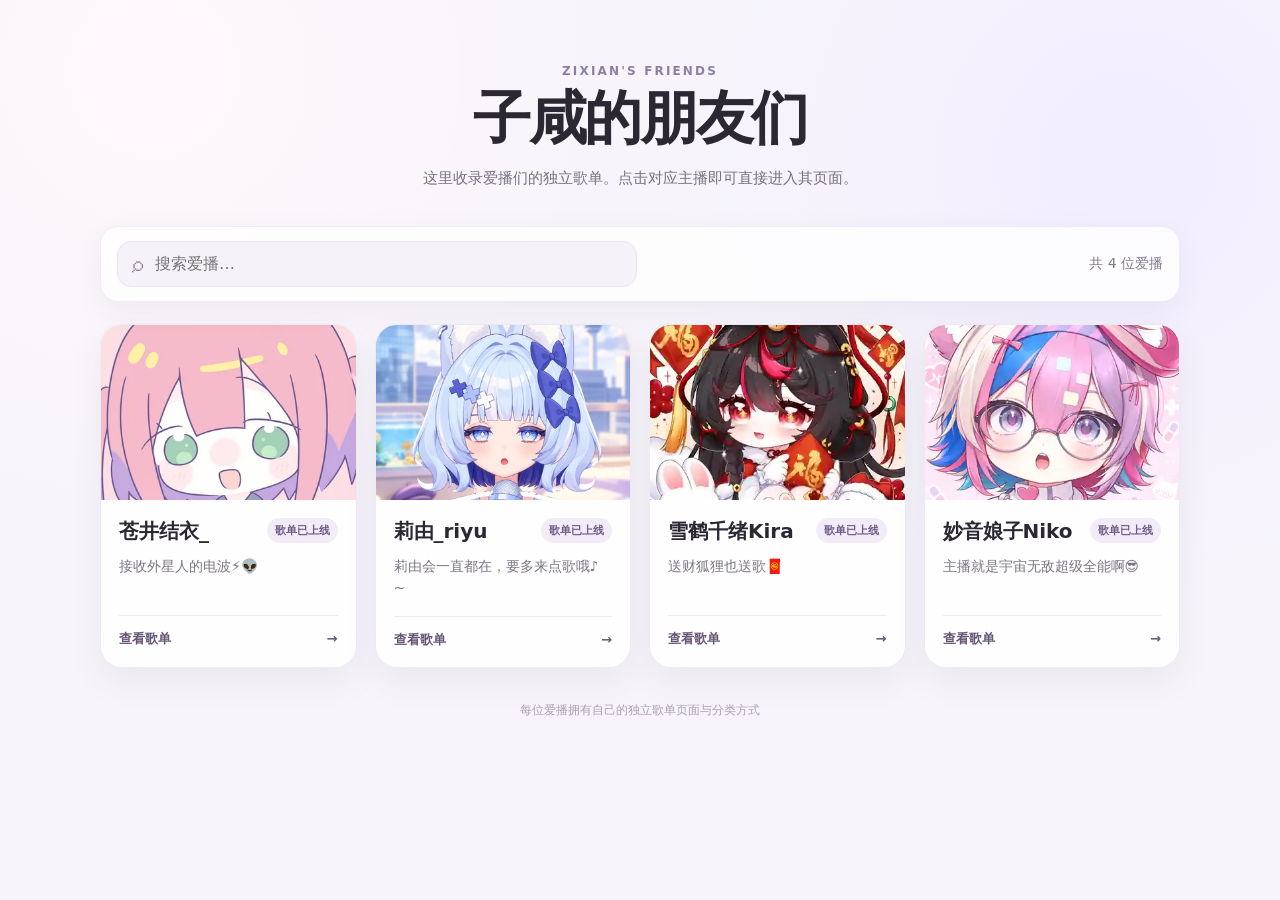
<file: index.html>
<!doctype html>
<html lang="zh-CN">
<head>
  <meta charset="utf-8" />
  <meta name="viewport" content="width=device-width,initial-scale=1,viewport-fit=cover" />
  <meta name="theme-color" content="#f7f5fb" />
  <meta name="description" content="子咸的朋友们 · 爱播们歌单导航" />
  <title>子咸的朋友们 · 爱播们</title>
  <link rel="icon" type="image/png" sizes="64x64" href="favicon.png?v=2" />
  <link rel="shortcut icon" type="image/png" href="favicon.png?v=2" />
  <link rel="stylesheet" href="hub.css" />
</head>
<body>
  <main class="shell">
    <header class="hero">
      <p class="eyebrow">ZIXIAN'S FRIENDS</p>
      <h1>子咸的朋友们</h1>
      <p class="subtitle">这里收录爱播们的独立歌单。点击对应主播即可直接进入其页面。</p>
    </header>

    <section class="toolbar" aria-label="主播筛选">
      <label class="search-box">
        <span aria-hidden="true">⌕</span>
        <input id="streamerSearch" type="search" placeholder="搜索爱播…" autocomplete="off" />
      </label>
      <p id="streamerCount" class="count">正在载入…</p>
    </section>

    <section>
      <div id="streamerGrid" class="streamer-grid" aria-live="polite"></div>
      <div id="emptyState" class="empty" hidden>没有找到对应爱播</div>
    </section>

    <footer class="footer">每位爱播拥有自己的独立歌单页面与分类方式</footer>
  </main>

  <script src="hub.js" defer></script>
</body>
</html>
</file>
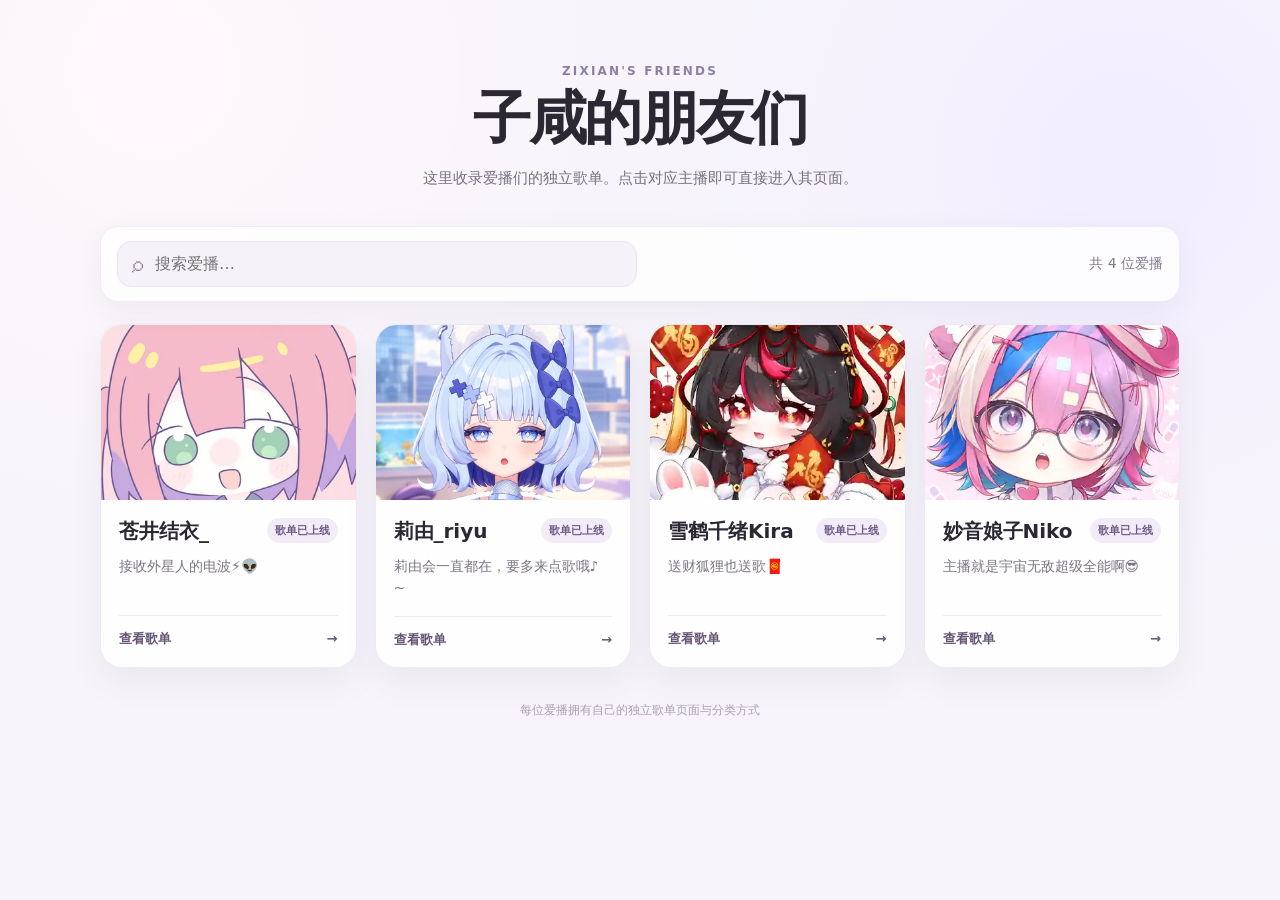
<file: aibomen/index.html>
<!doctype html>
<html lang="zh-CN">
<head>
  <meta charset="utf-8" />
  <meta name="viewport" content="width=device-width,initial-scale=1" />
  <meta http-equiv="refresh" content="0; url=../" />
  <title>爱播们</title>
  <link rel="icon" type="image/png" sizes="64x64" href="../favicon.png?v=2" />
  <link rel="shortcut icon" type="image/png" href="../favicon.png?v=2" />
  <script>location.replace('../');</script>
</head>
<body>
  <p>正在返回“子咸的朋友们”总站…</p>
  <p><a href="../">点击这里返回总站</a></p>
</body>
</html>
</file>
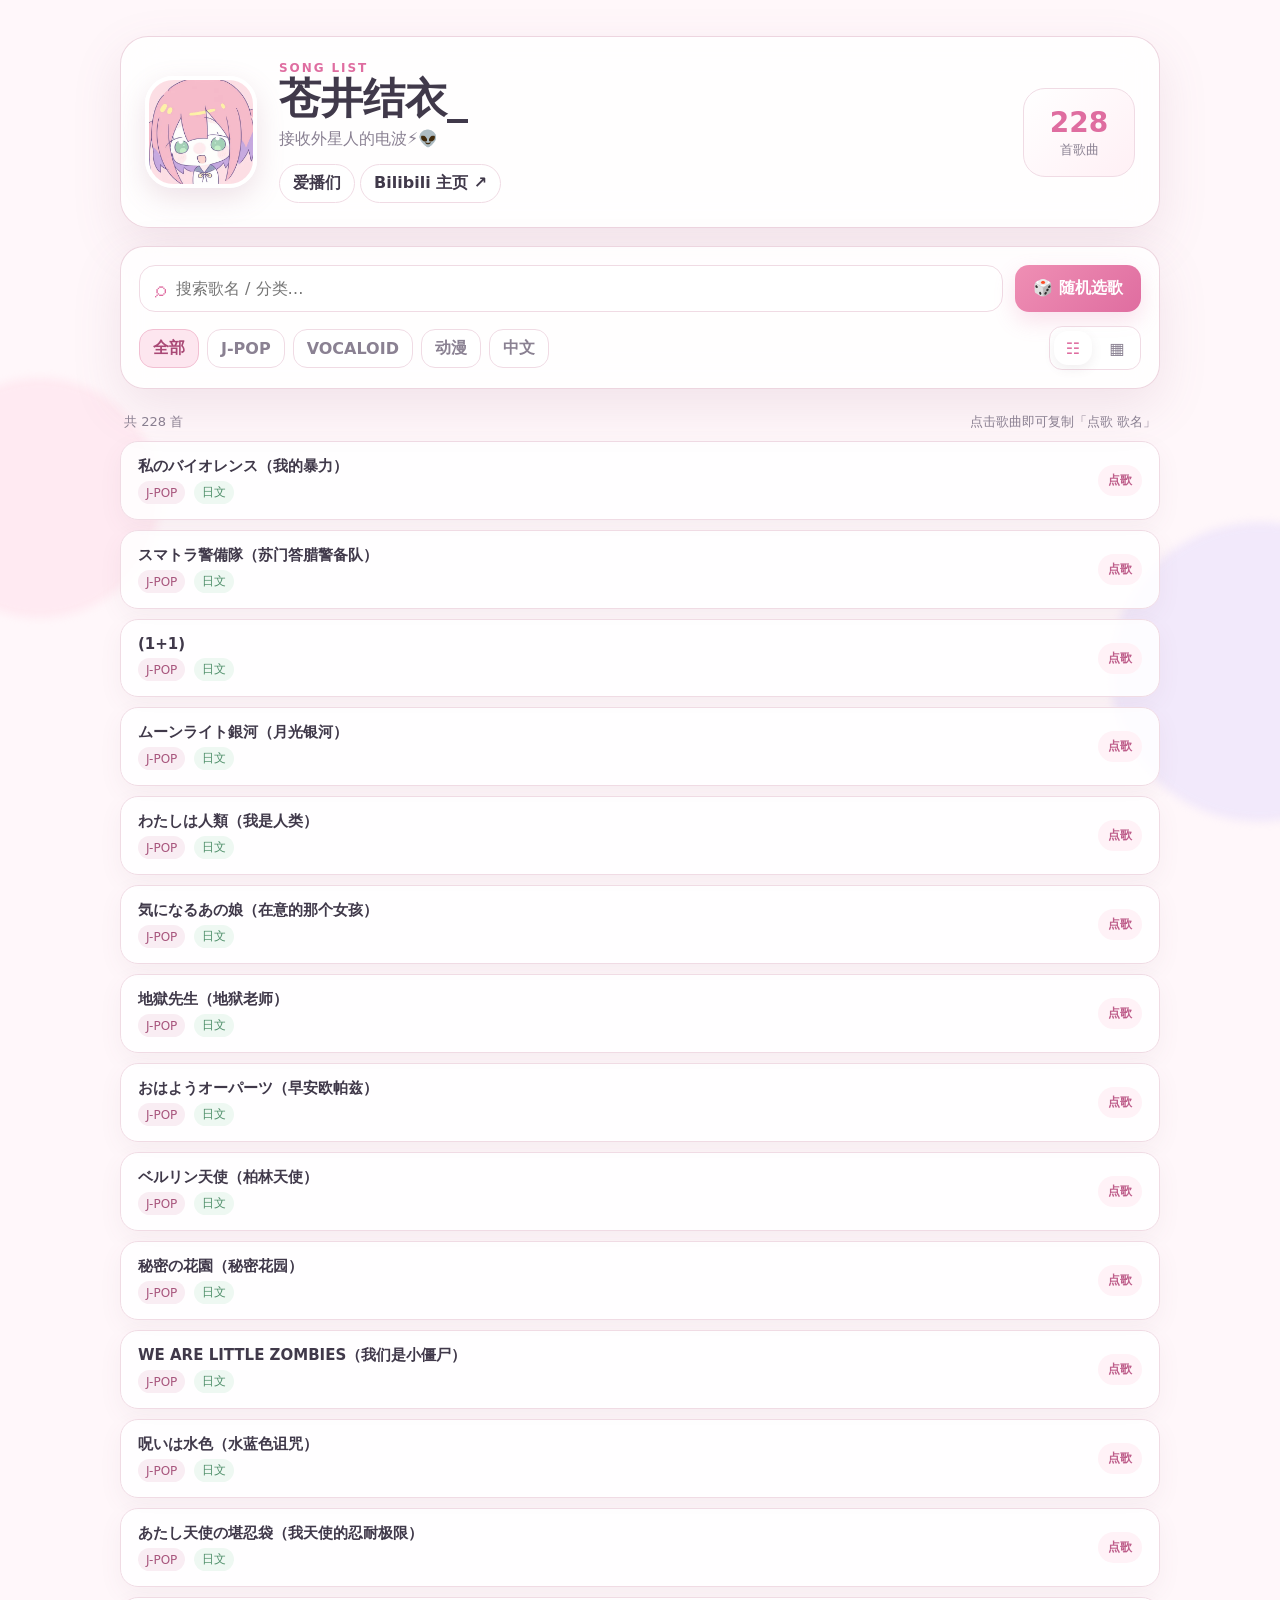
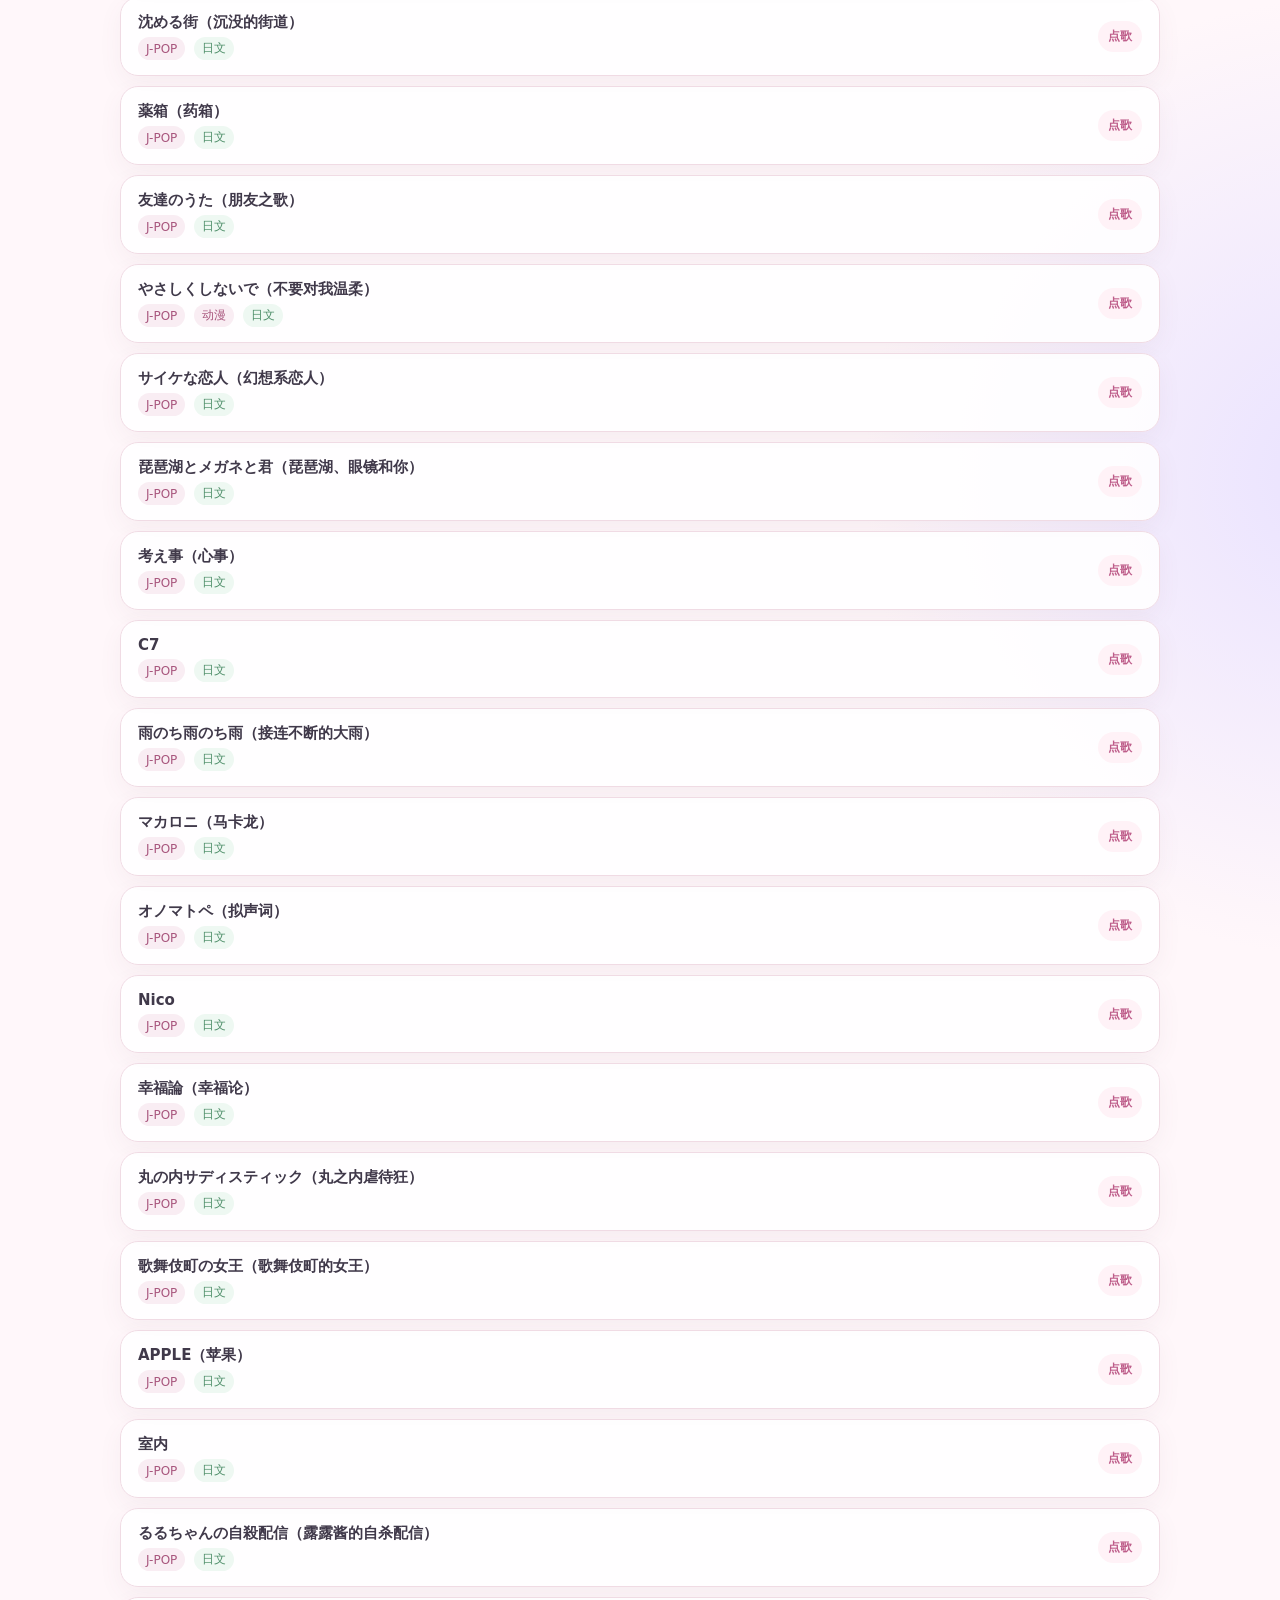
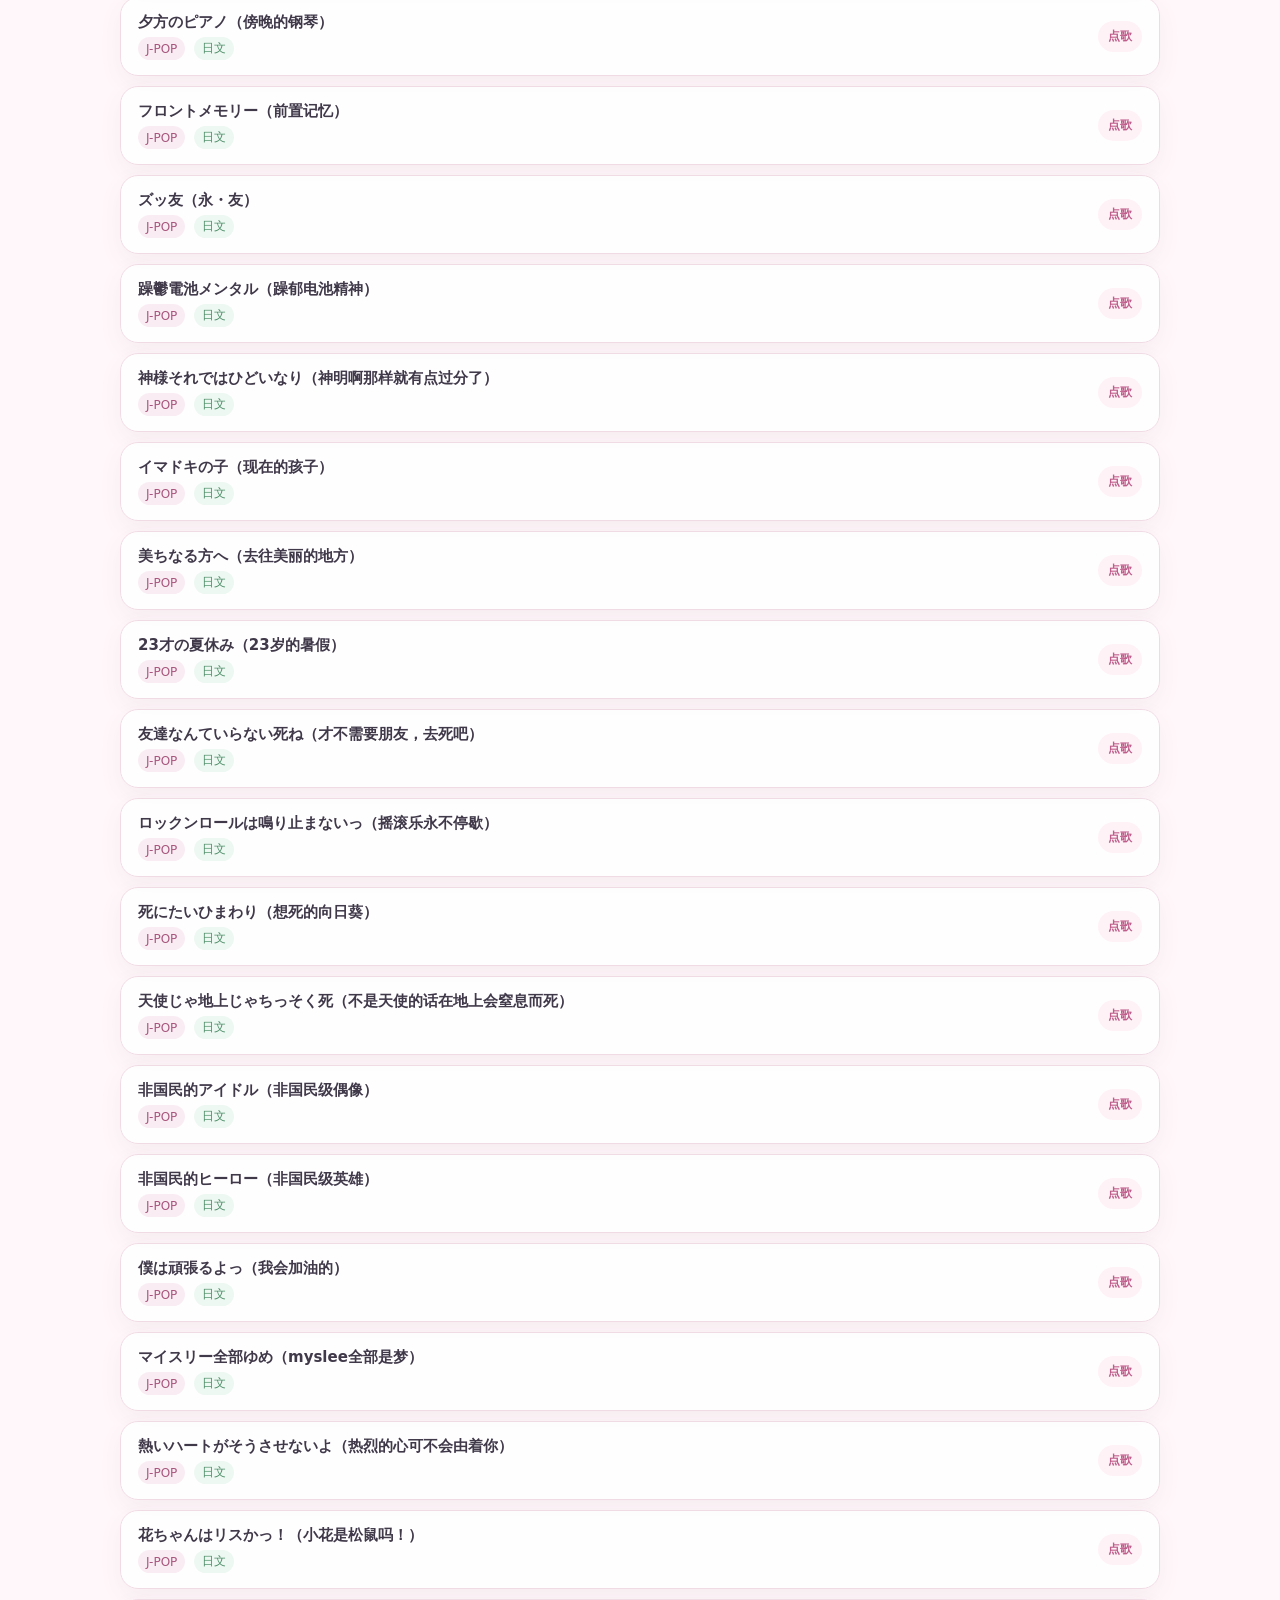
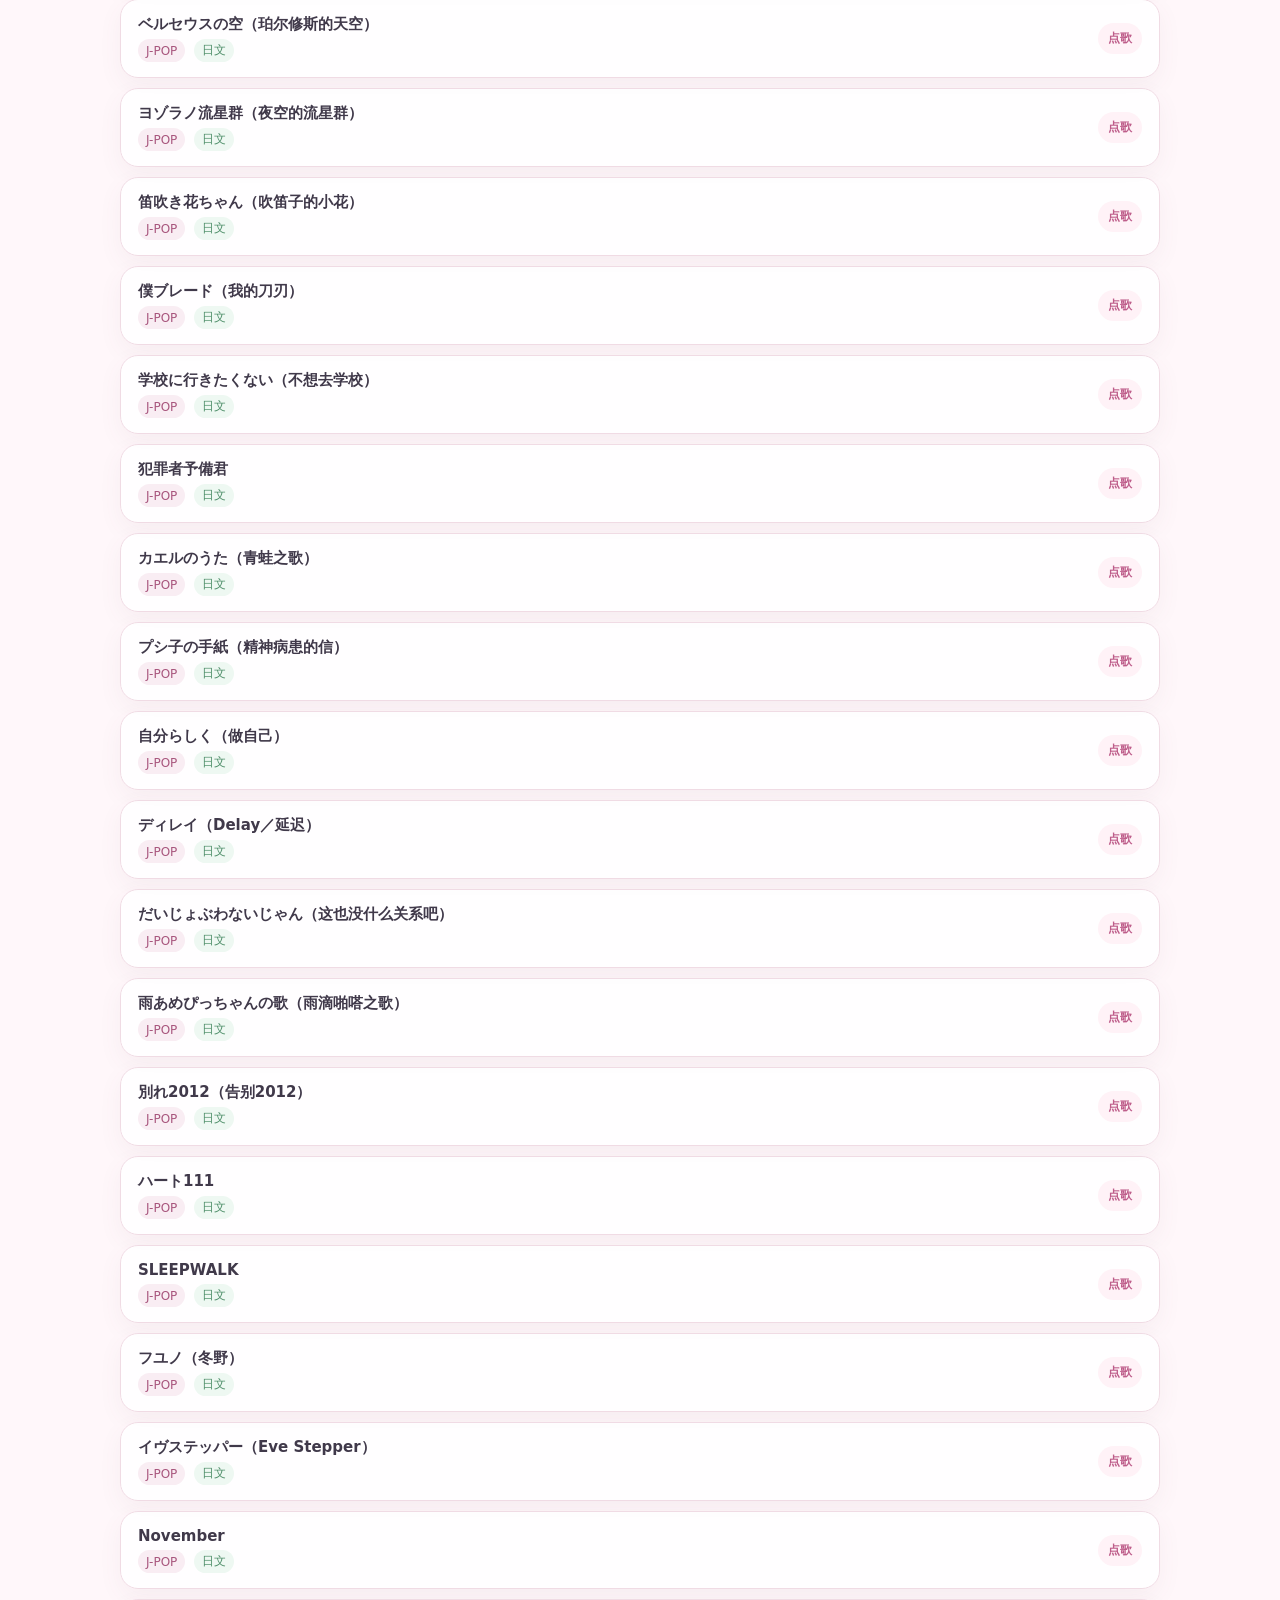
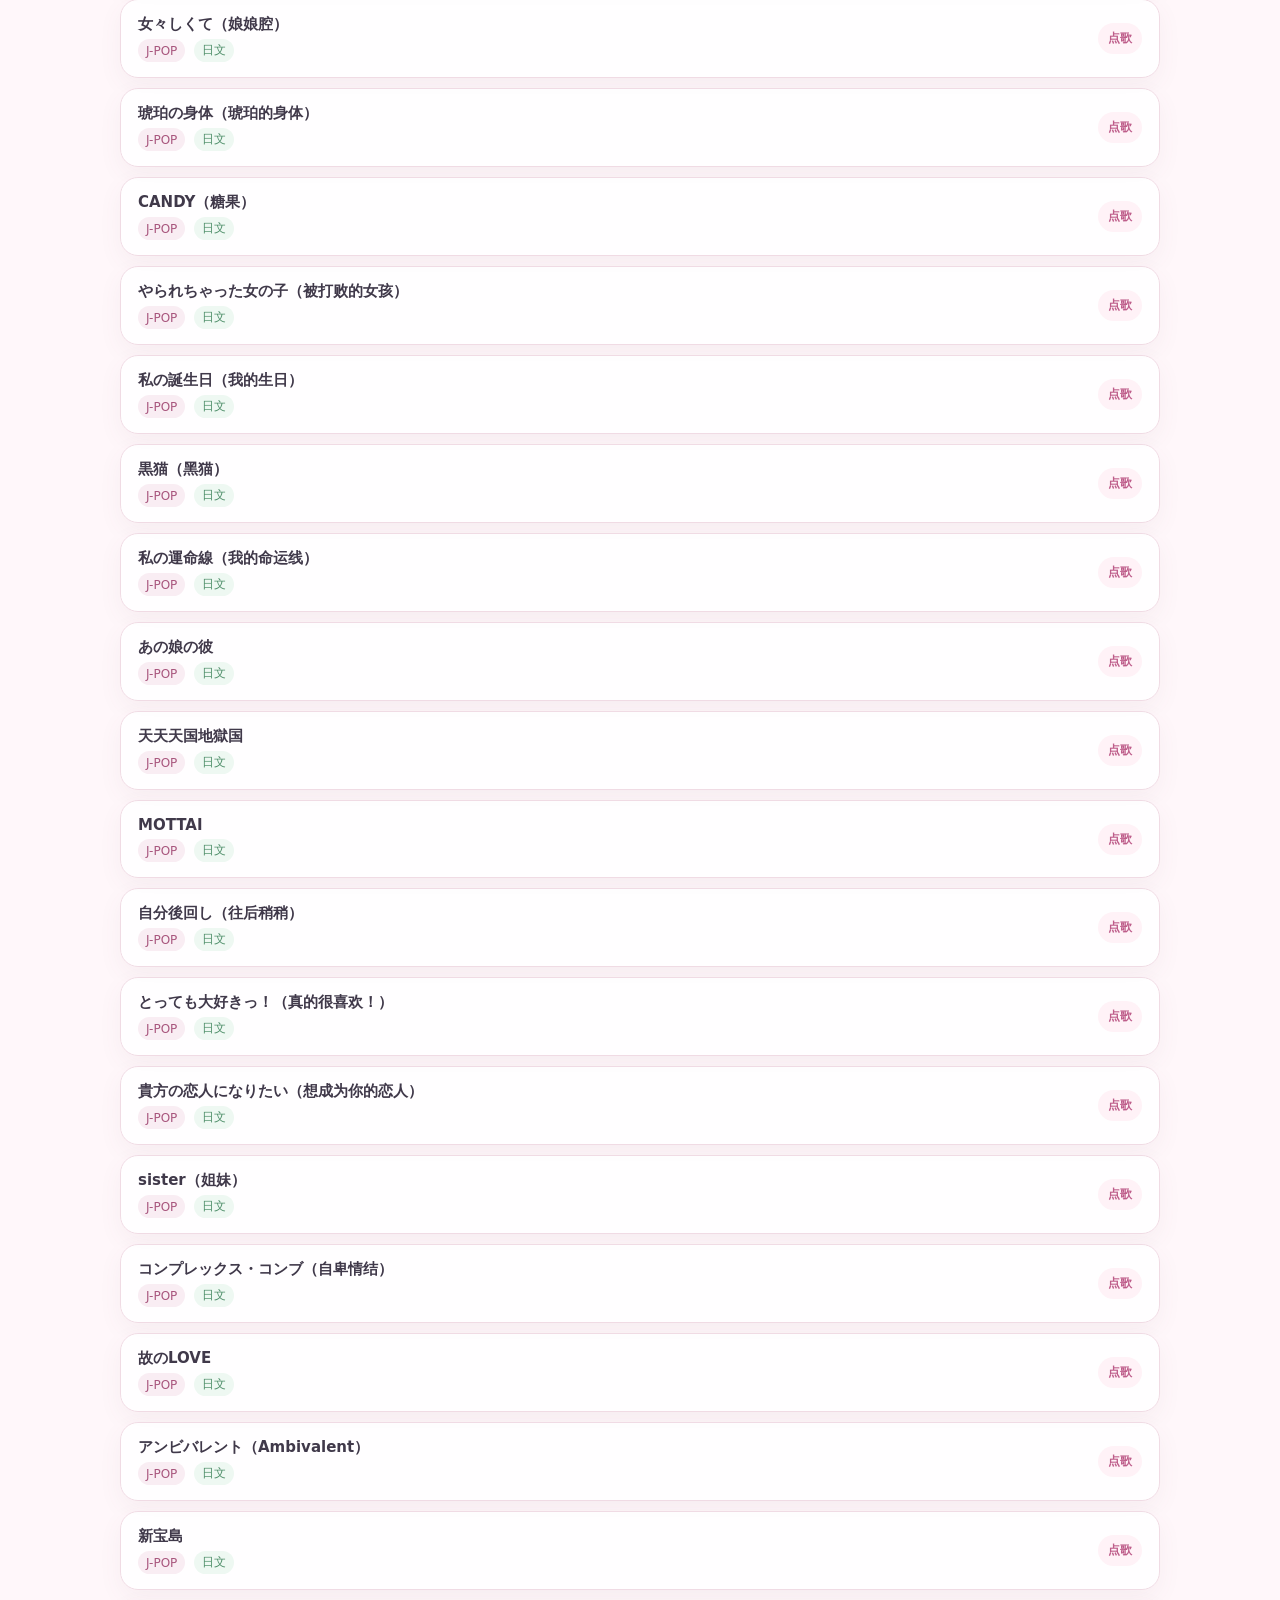
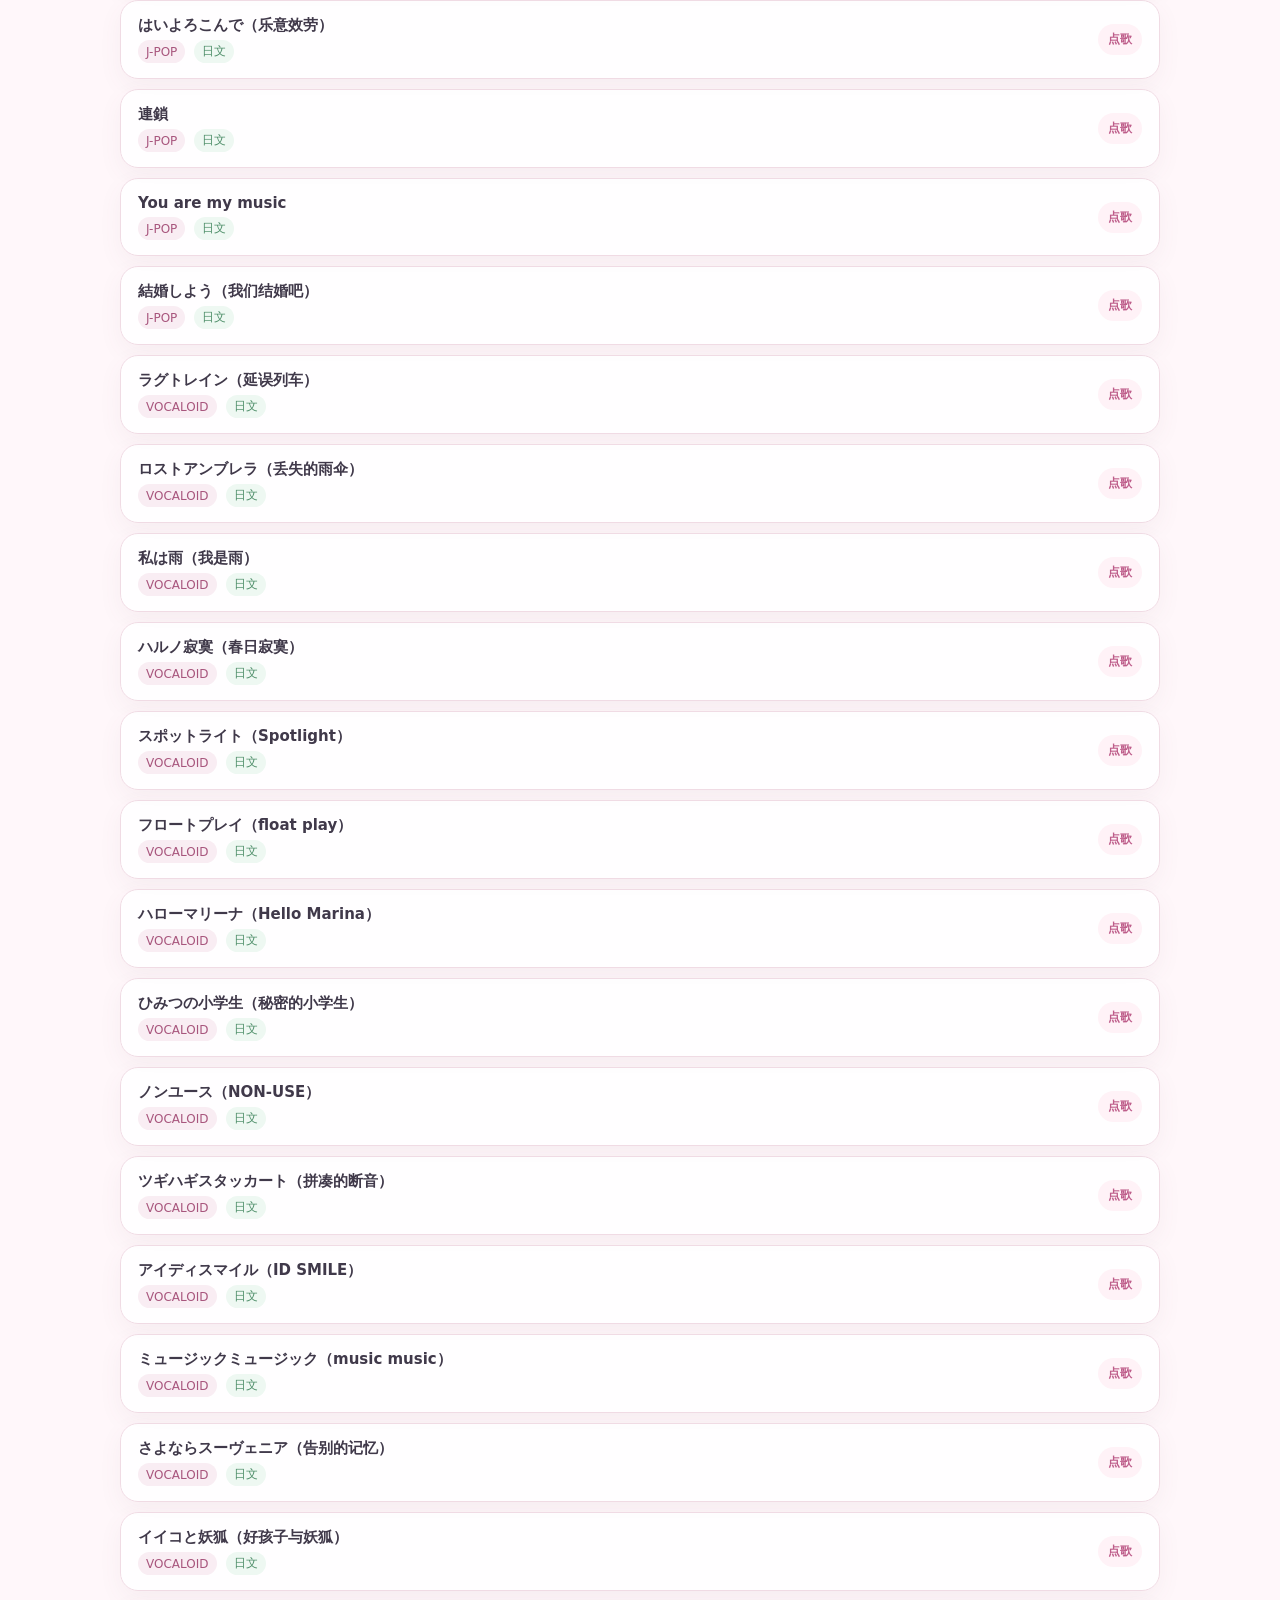
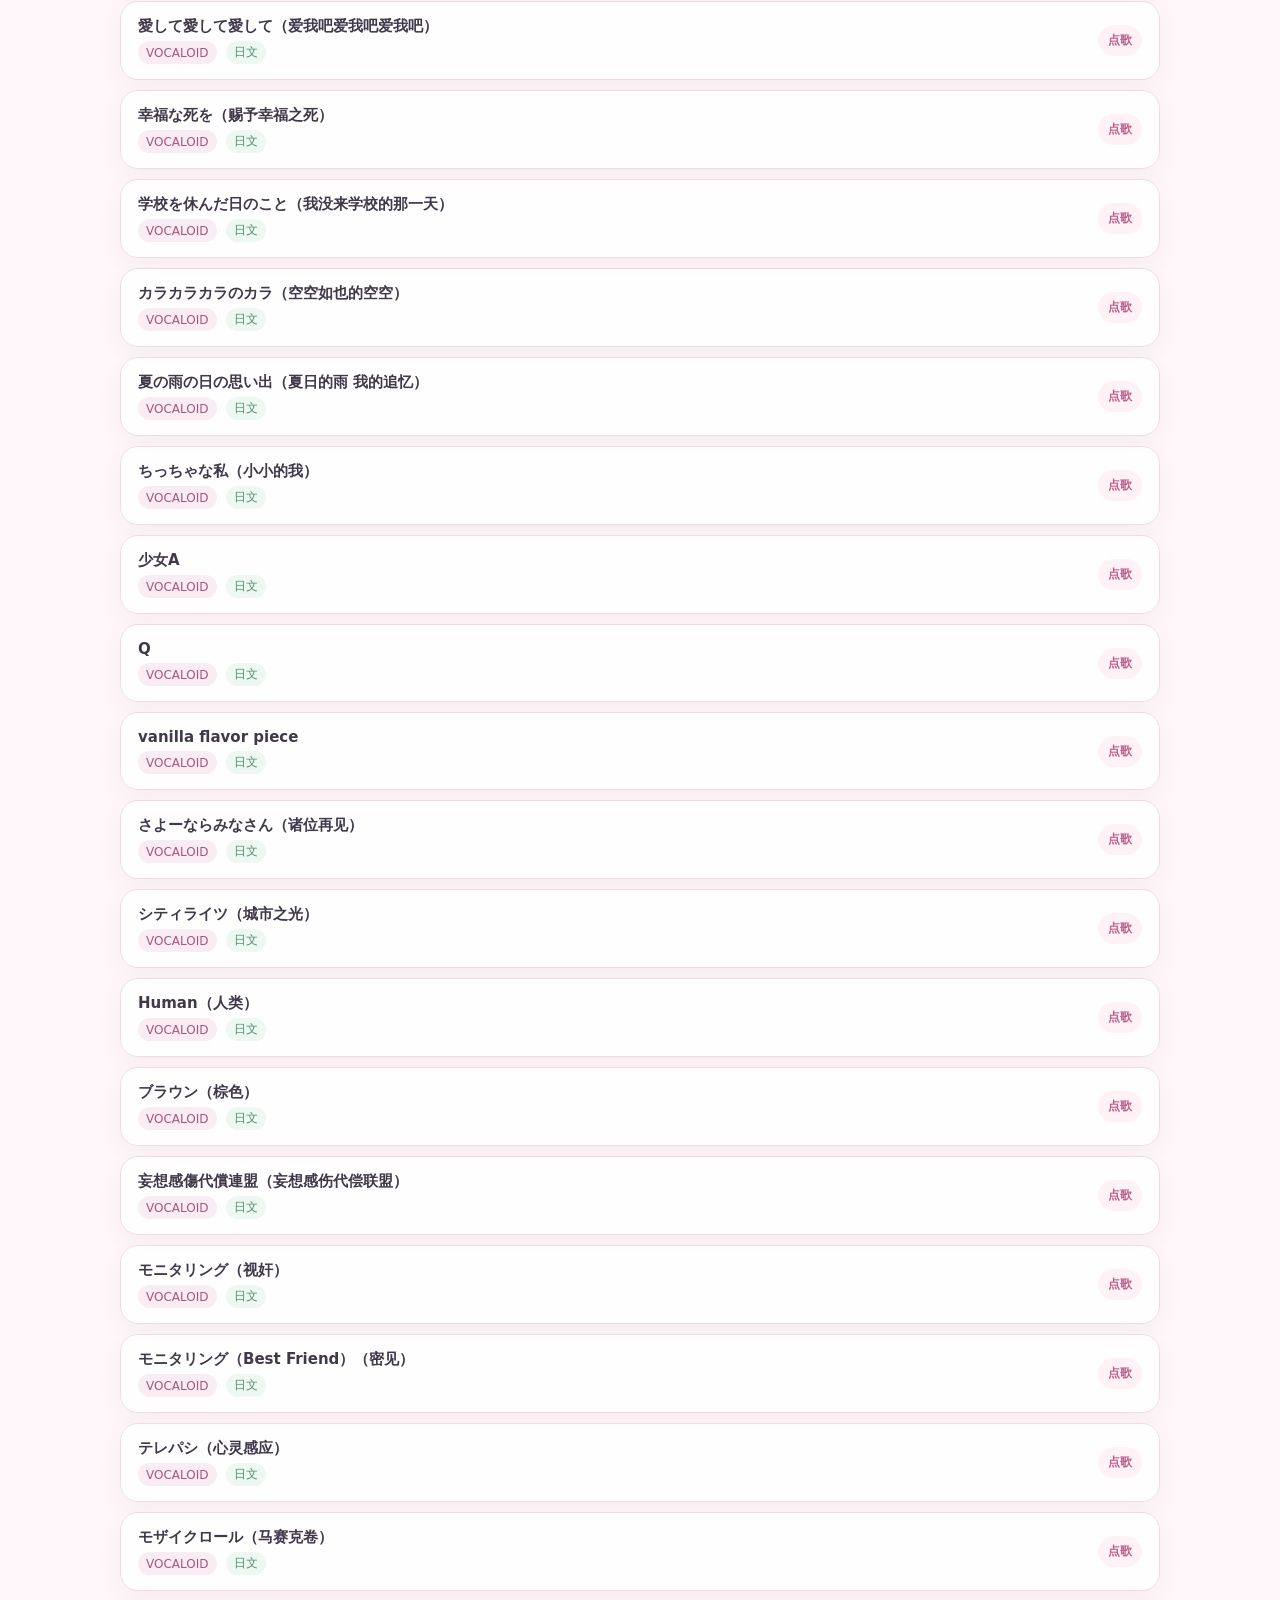
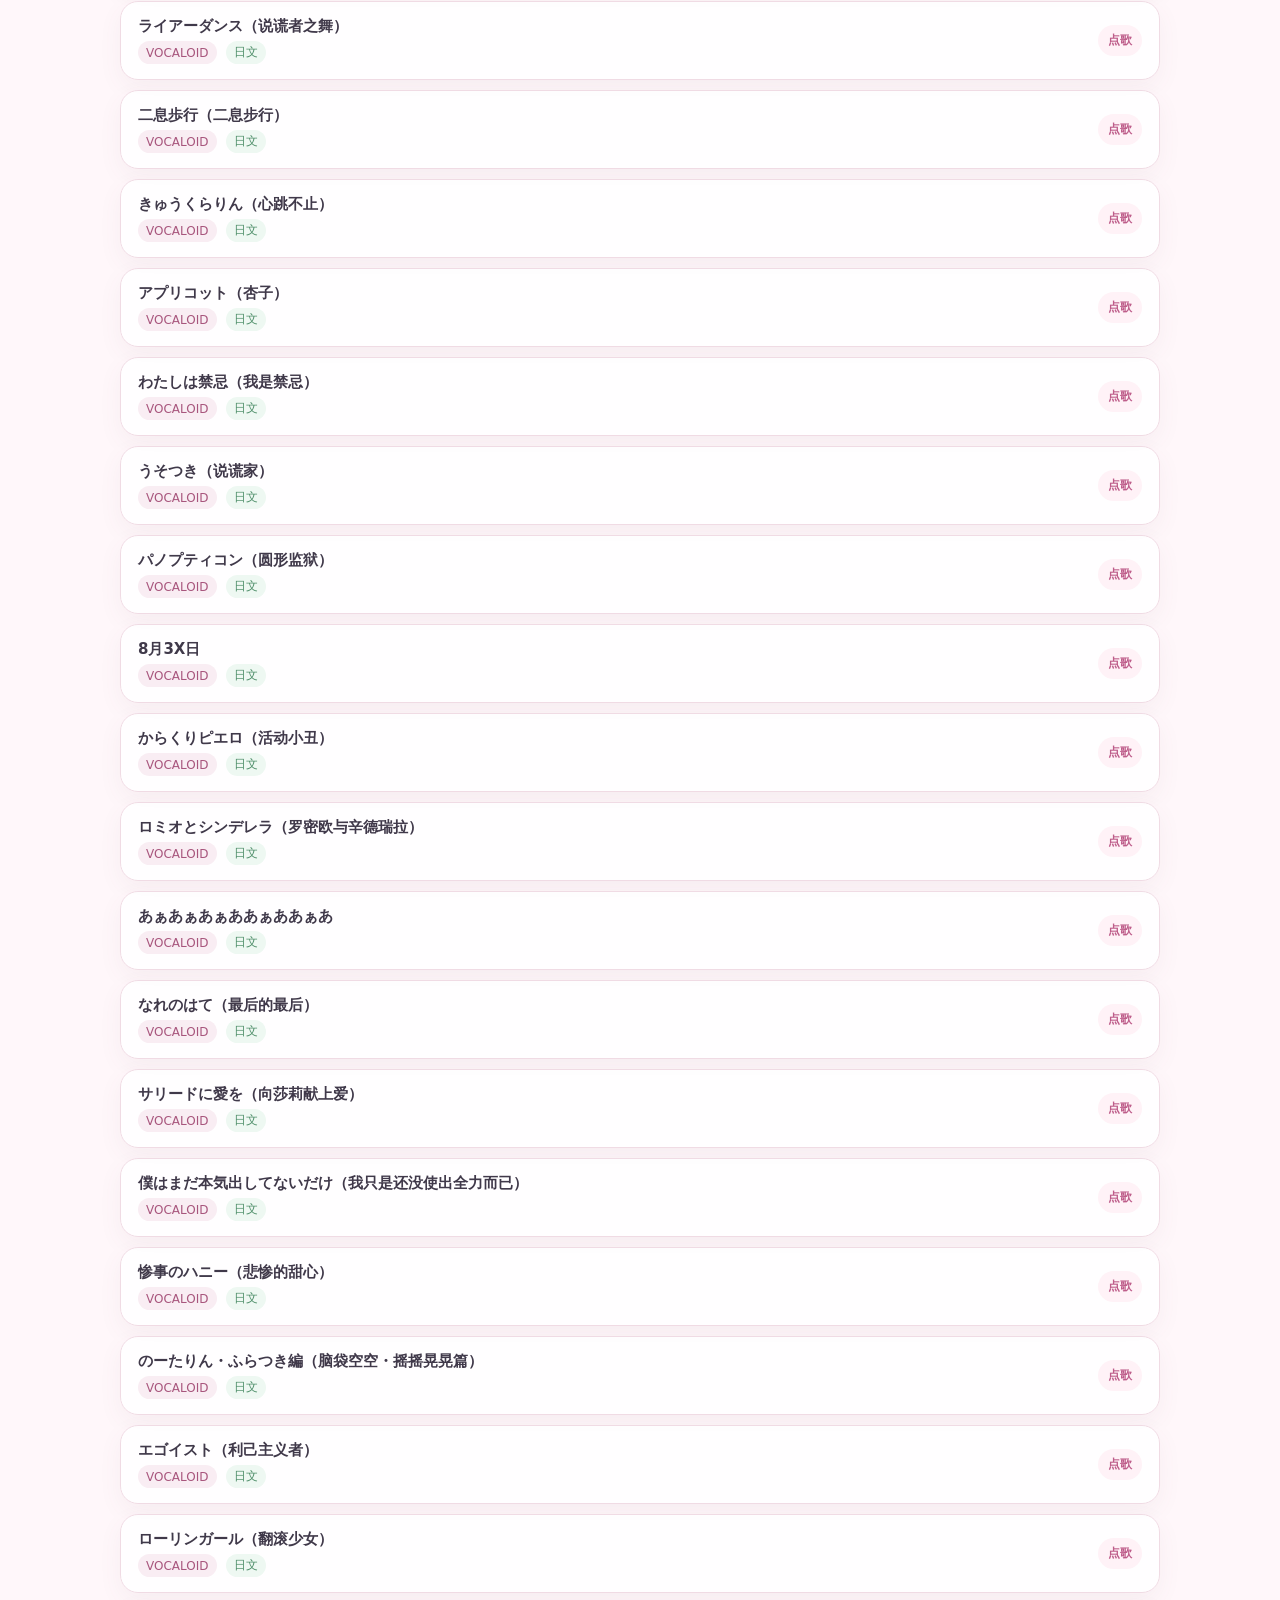
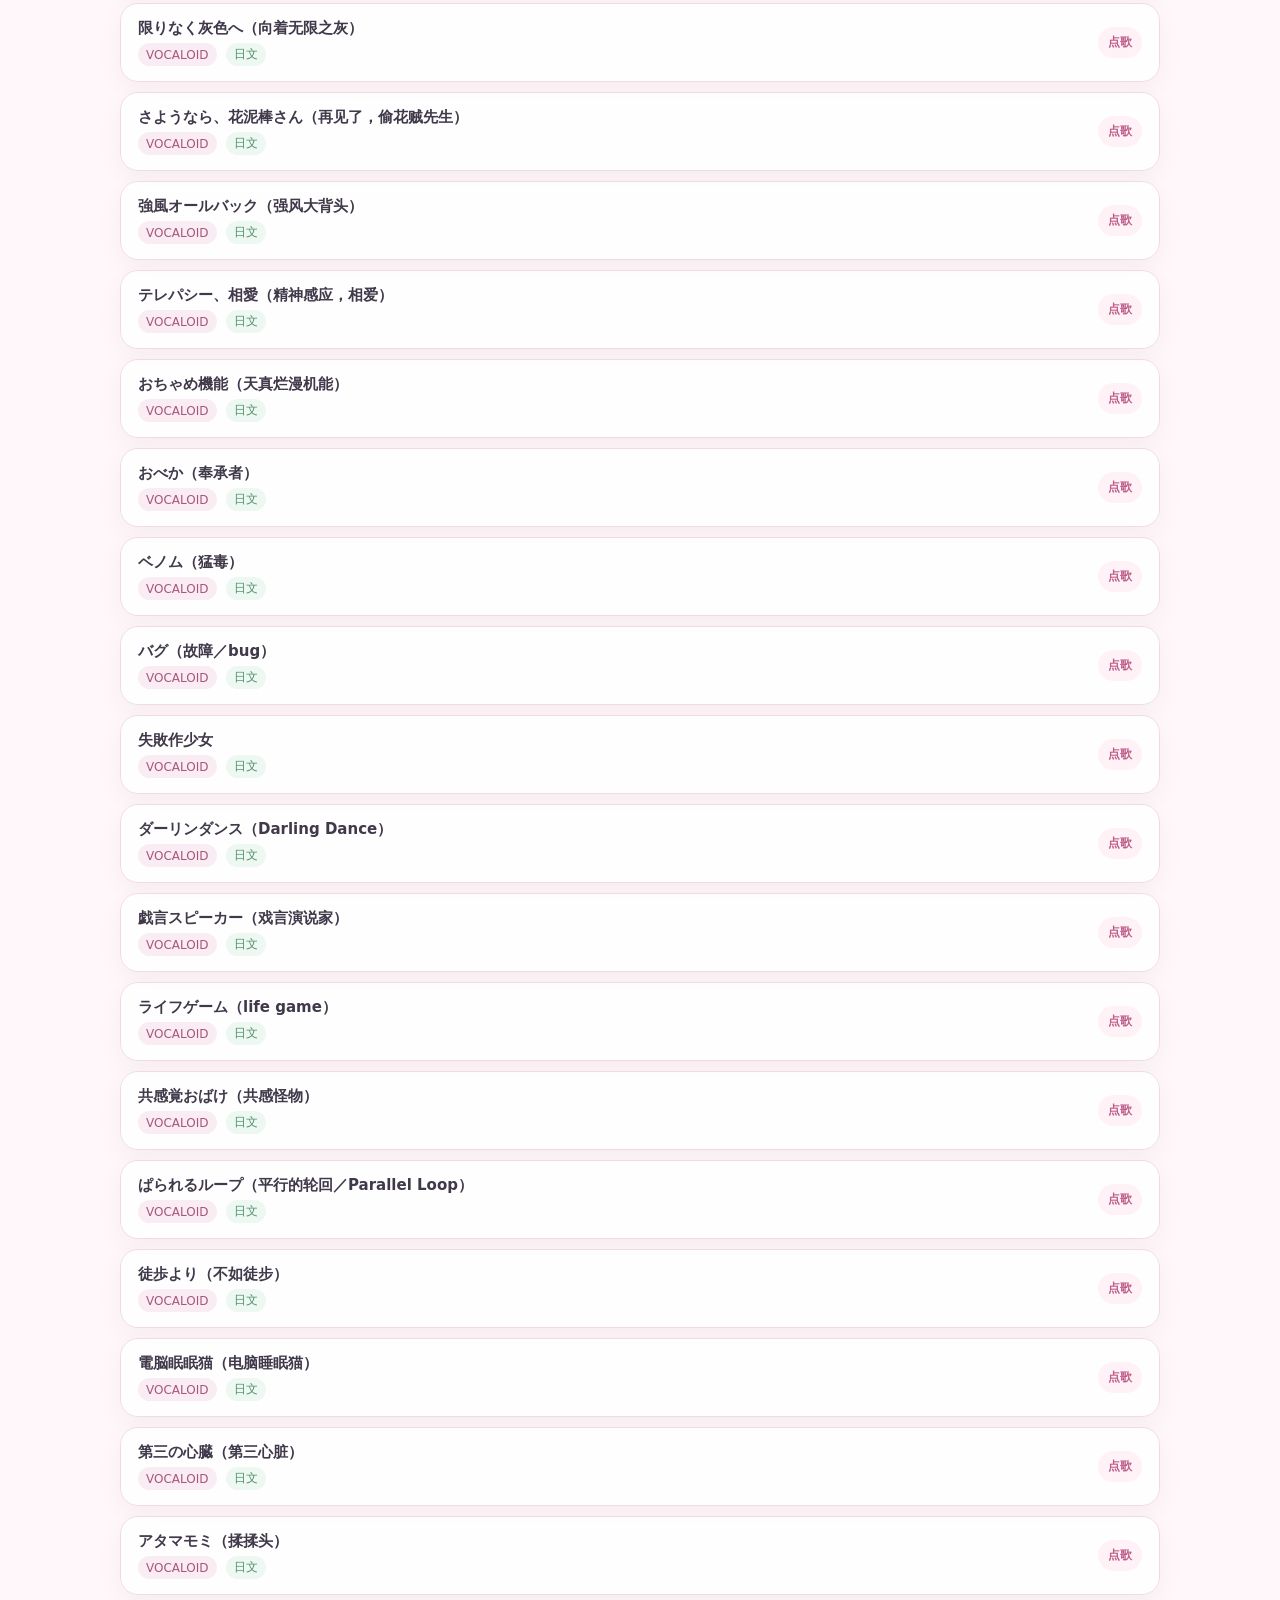
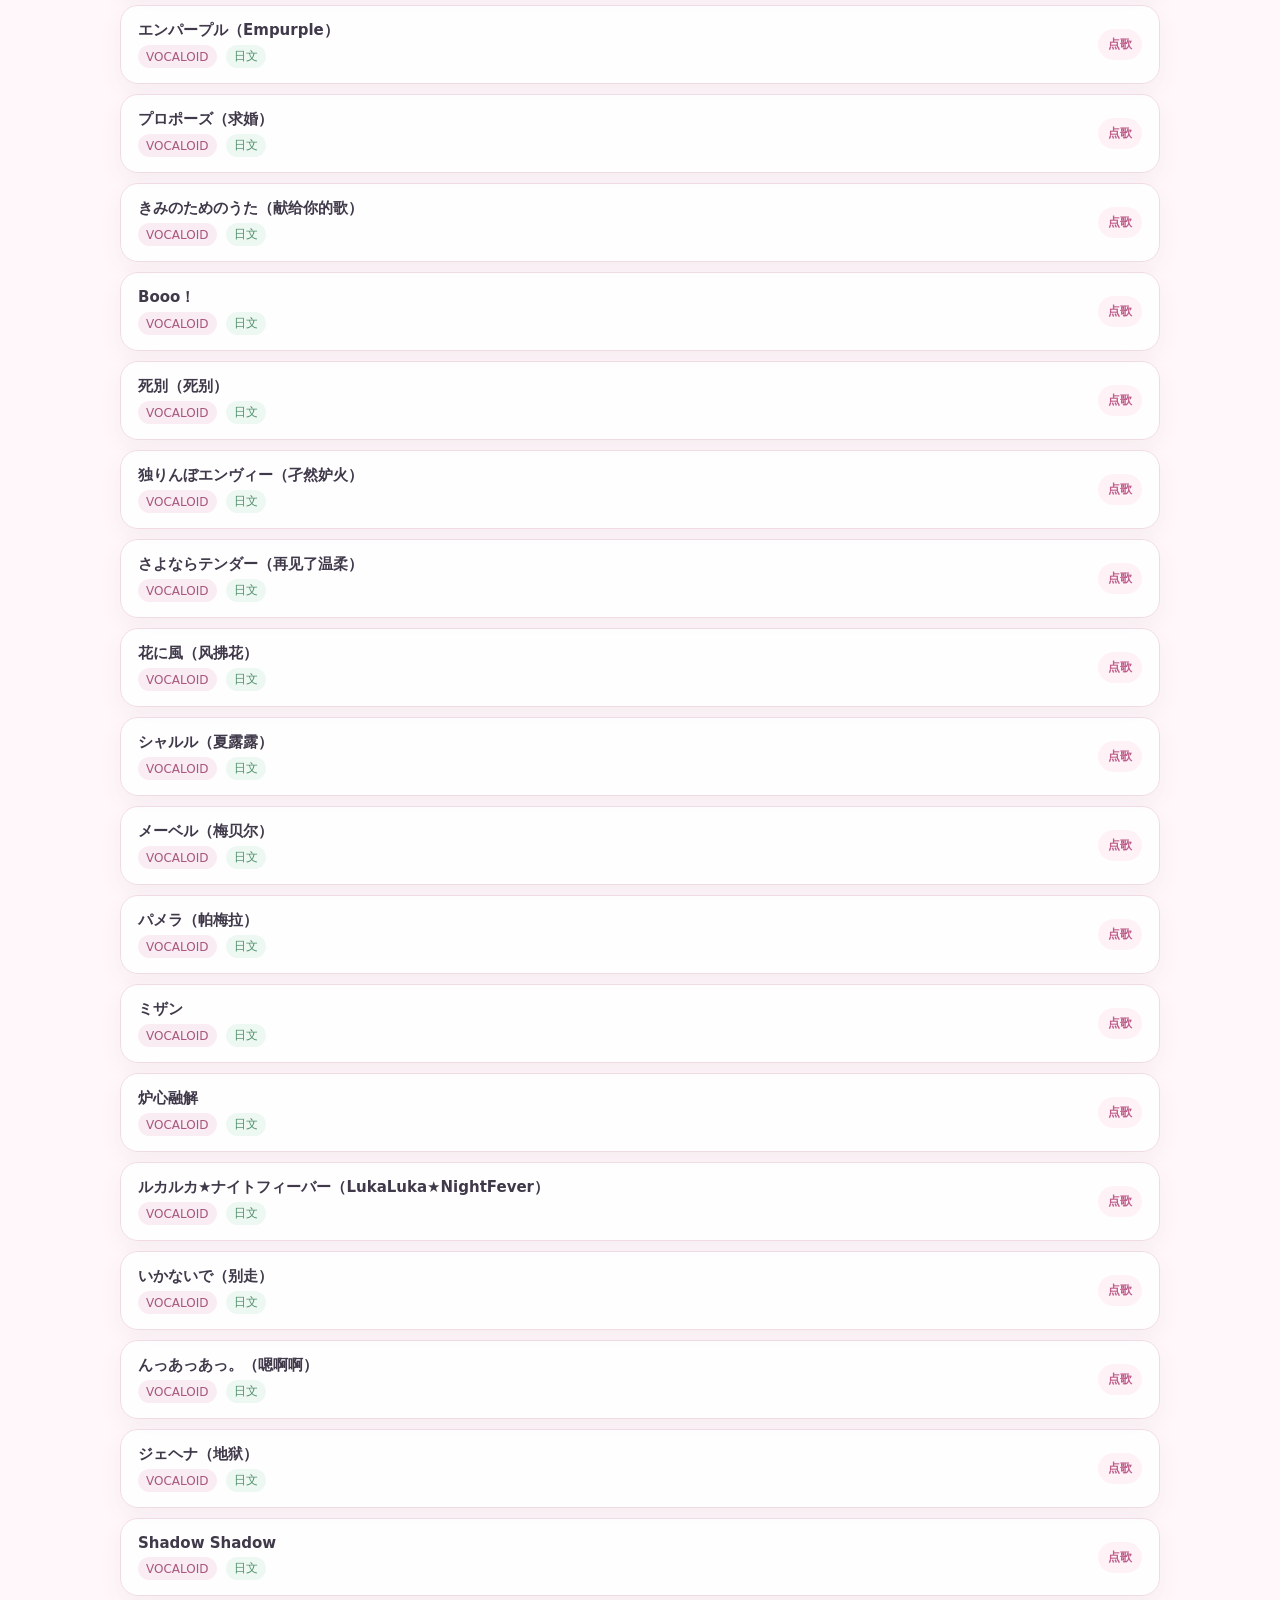
<file: aibomen/aoi-yui/index.html>
<!doctype html>
<html lang="zh-CN">
<head>
  <meta charset="utf-8" />
  <meta name="viewport" content="width=device-width,initial-scale=1,viewport-fit=cover" />
  <meta name="theme-color" content="#ffd7e5" />
  <meta name="description" content="苍井结衣_ 的个人点歌单" />
  <title>苍井结衣_ · 点歌单</title>
  <link rel="icon" href="avatar.webp" />
  <link rel="stylesheet" href="style.css" />
</head>
<body>
  <div class="bg-orb orb-a"></div>
  <div class="bg-orb orb-b"></div>

  <main class="shell">
    <header class="profile panel">
      <img class="avatar" src="avatar.webp" alt="苍井结衣_头像" />
      <div class="profile-copy">
        <p class="eyebrow">SONG LIST</p>
        <h1>苍井结衣_</h1>
        <p class="tagline">接收外星人的电波⚡👽</p>
        <div class="profile-links">
          <a class="link-button" href="../../">爱播们</a>
          <a class="link-button" href="https://space.bilibili.com/3690995092817990" target="_blank" rel="noreferrer">Bilibili 主页 ↗</a>
        </div>
      </div>
      <div class="summary" aria-label="歌曲统计">
        <strong id="totalCount">--</strong>
        <span>首歌曲</span>
      </div>
    </header>

    <section class="controls panel" aria-label="歌单筛选">
      <div class="search-row">
        <label class="search-box">
          <span aria-hidden="true">⌕</span>
          <input id="searchInput" type="search" placeholder="搜索歌名 / 分类…" autocomplete="off" />
        </label>
        <button id="randomBtn" class="primary-button" type="button">🎲 随机选歌</button>
      </div>

      <div class="filter-row">
        <div id="genreFilters" class="chips" aria-label="分类"></div>
        <div class="view-switch" aria-label="显示方式">
          <button id="listViewBtn" type="button" class="view-button active" title="列表模式">☷</button>
          <button id="gridViewBtn" type="button" class="view-button" title="卡片模式">▦</button>
        </div>
      </div>
    </section>

    <section class="list-section">
      <div class="list-head">
        <p id="resultText">正在载入歌单…</p>
        <p class="hint">点击歌曲即可复制「点歌 歌名」</p>
      </div>
      <div id="songList" class="song-list list-view" aria-live="polite"></div>
      <div id="emptyState" class="empty panel" hidden>
        <div class="empty-icon">♪</div>
        <p>没有找到符合条件的歌曲</p>
      </div>
    </section>
  </main>

  <div id="toast" class="toast" role="status" aria-live="polite"></div>

  <dialog id="randomDialog" class="random-dialog">
    <form method="dialog" class="random-card">
      <button class="dialog-close" value="close" aria-label="关闭">×</button>
      <p class="eyebrow">RANDOM PICK</p>
      <h2 id="randomTitle">随机歌曲</h2>
      <p id="randomMeta"></p>
      <div class="dialog-actions">
        <button id="copyRandomBtn" type="button" class="primary-button">复制点歌</button>
        <button id="againBtn" type="button" class="soft-button">再抽一次</button>
      </div>
    </form>
  </dialog>

  <script src="script.js" defer></script>
</body>
</html>
</file>
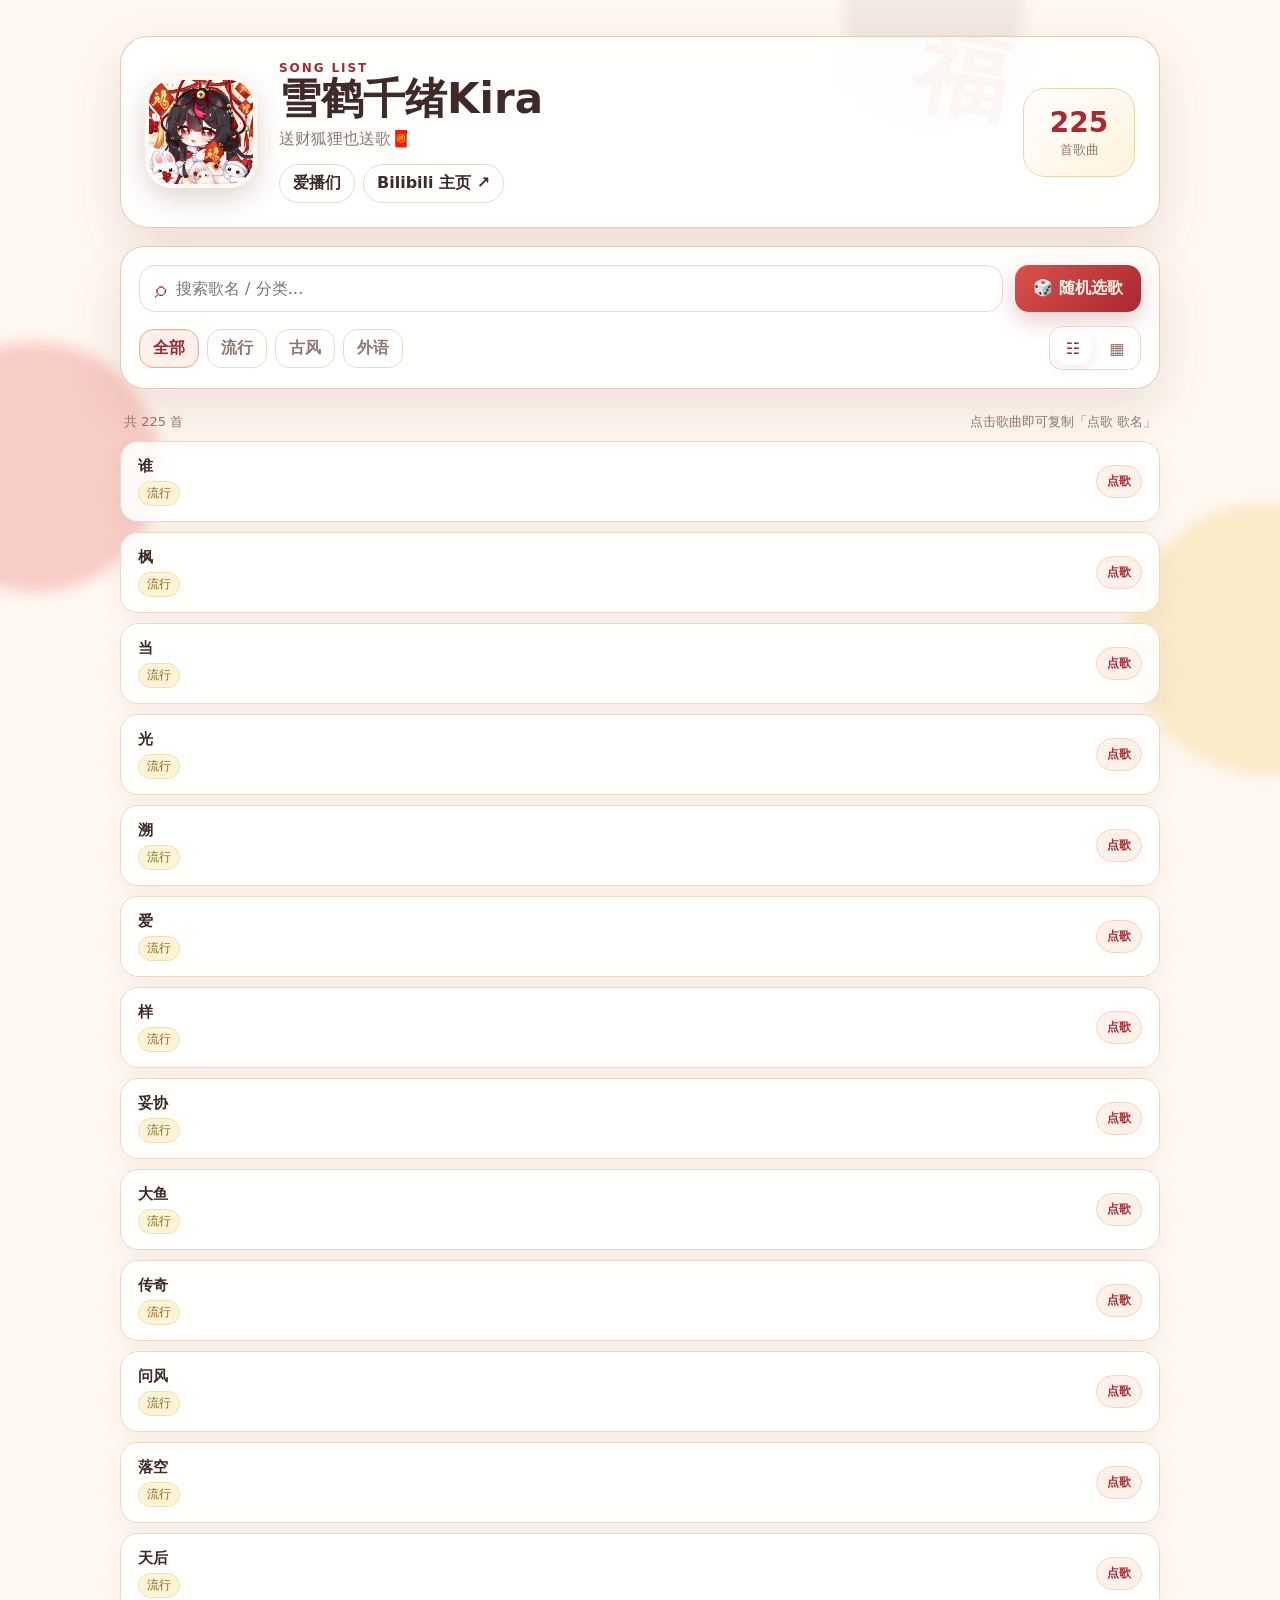
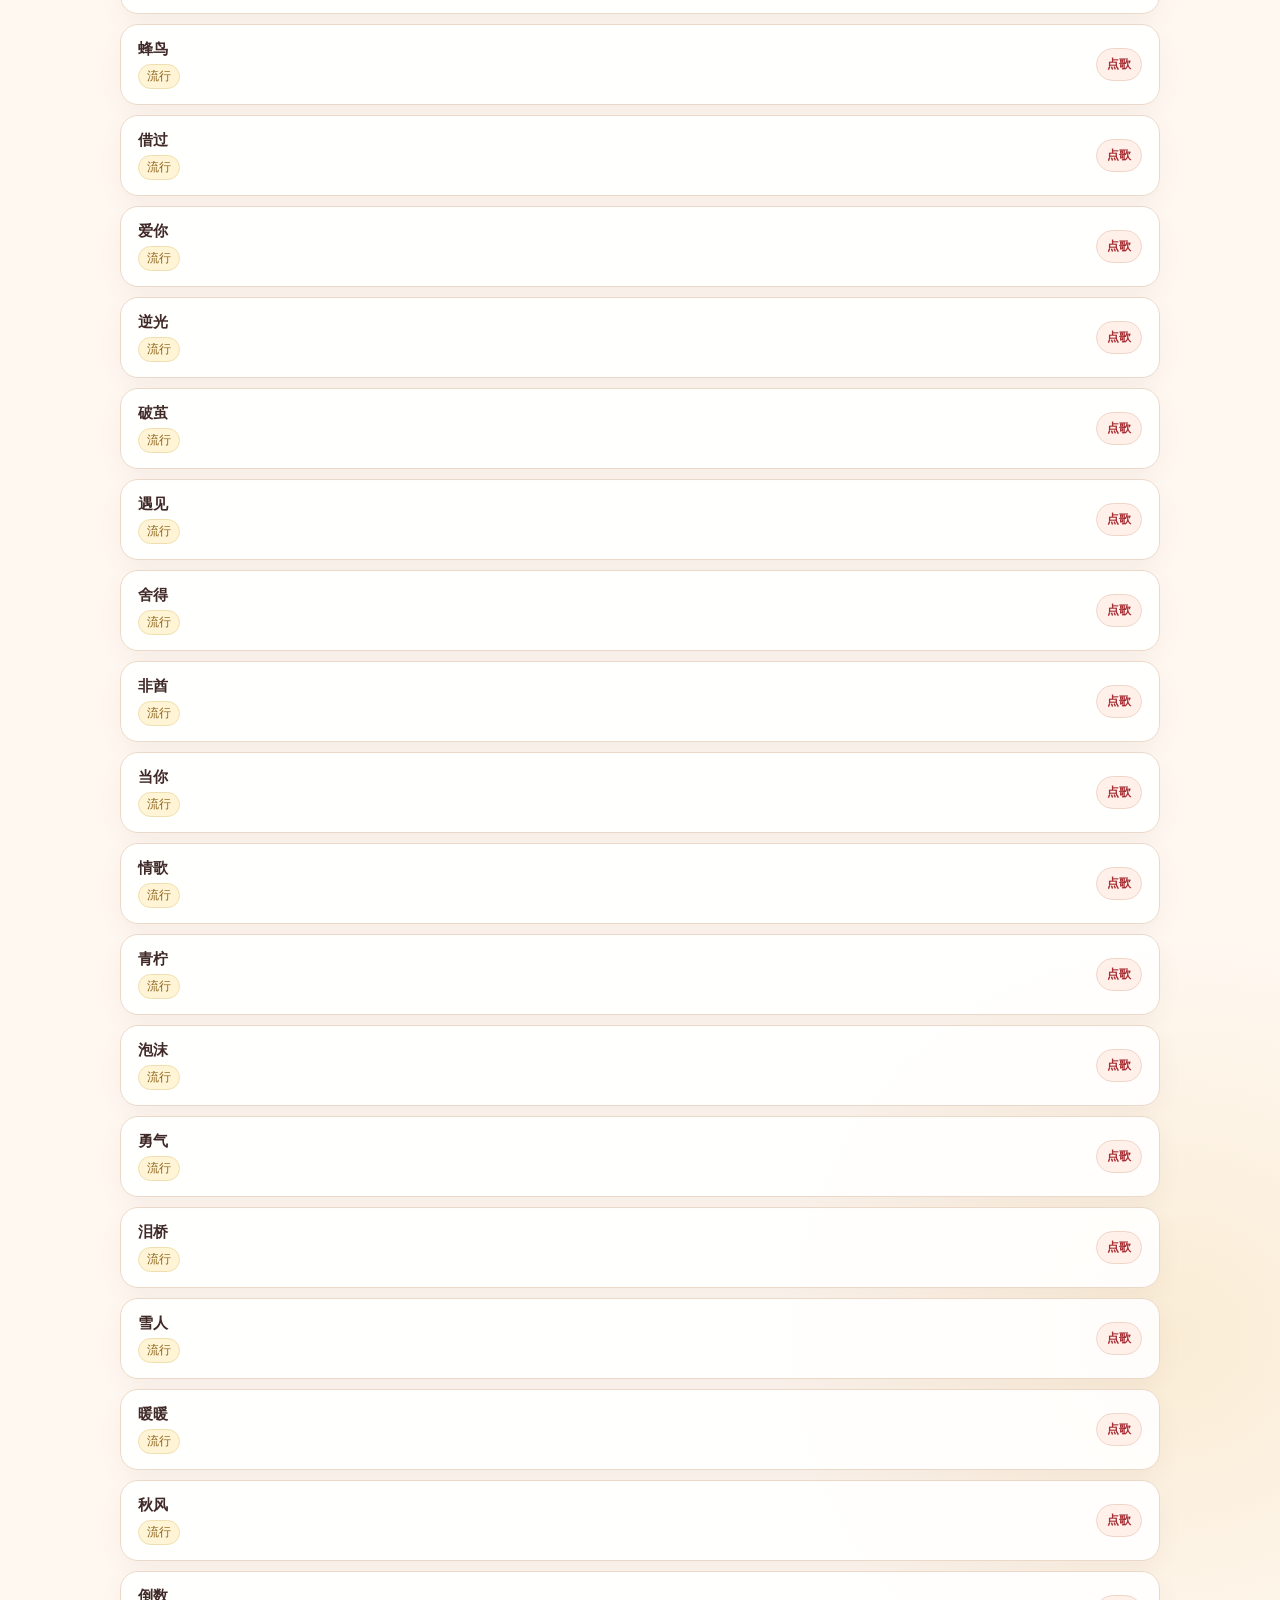
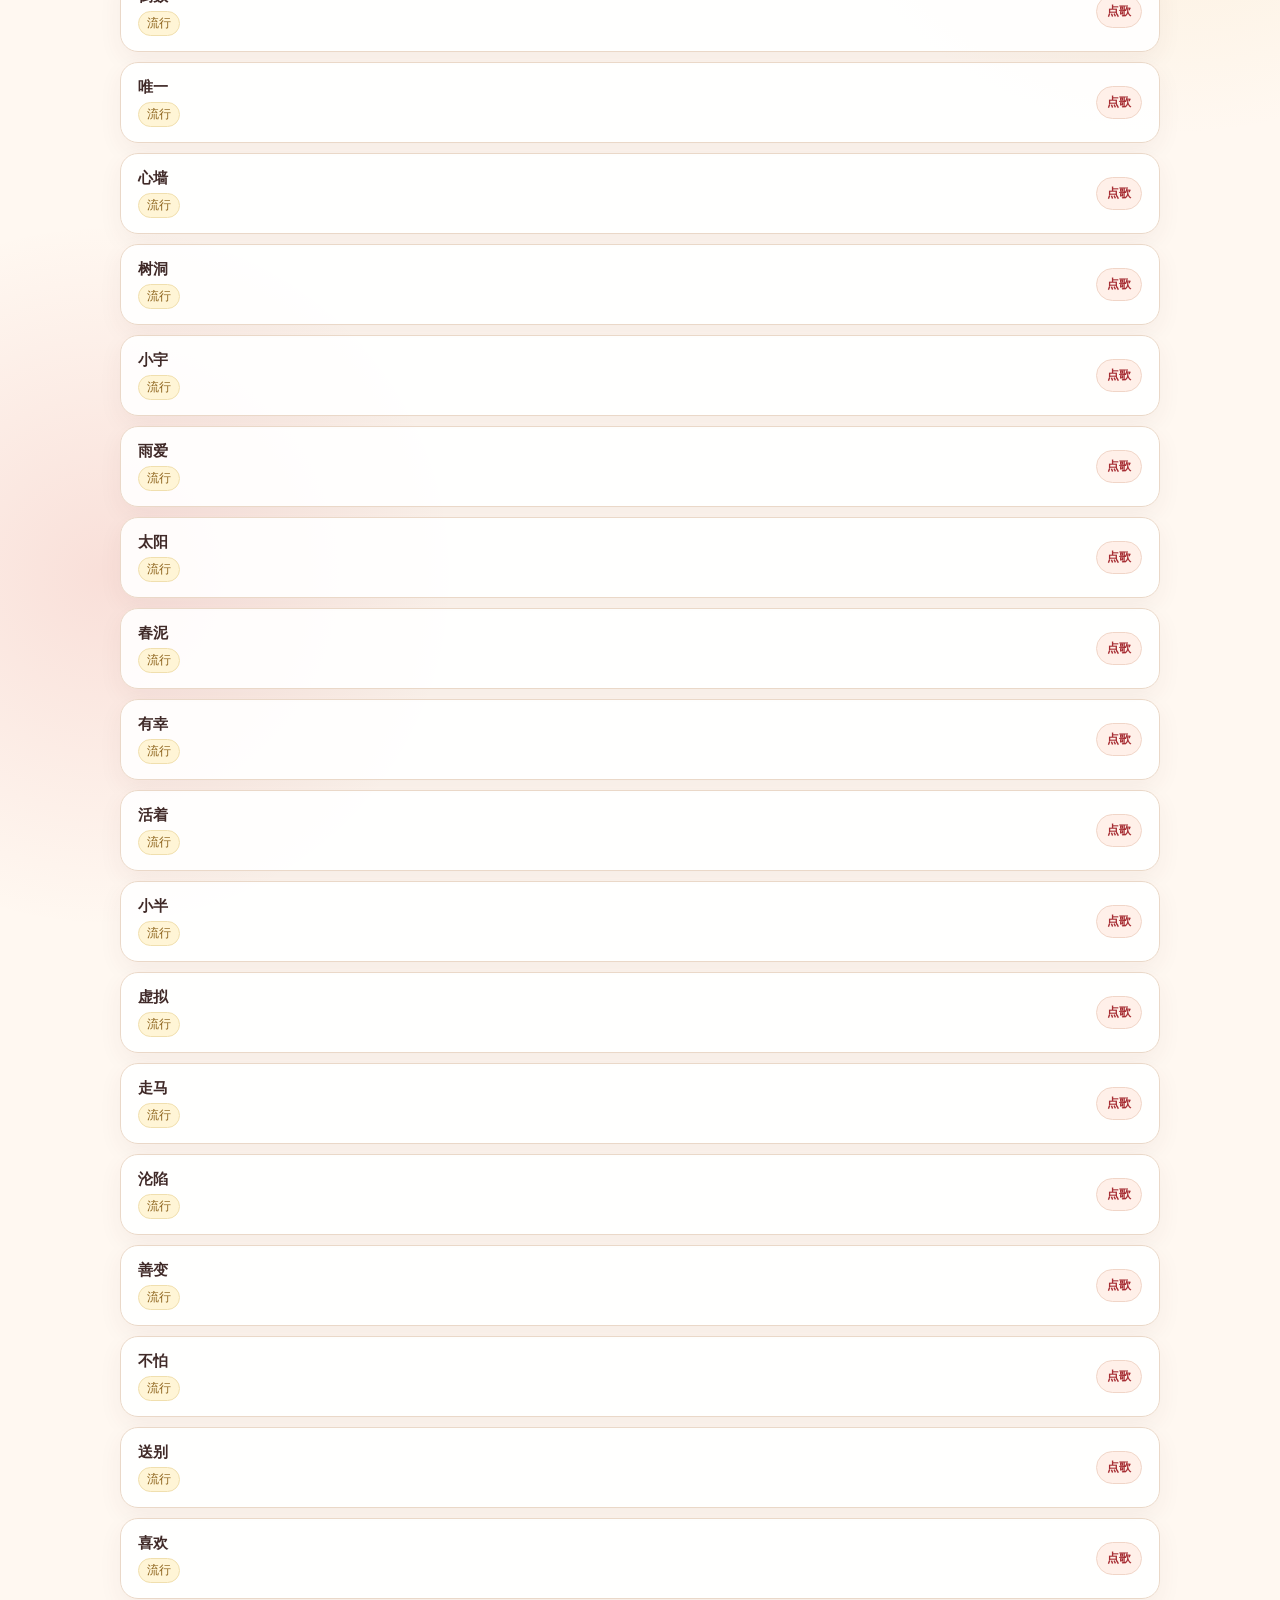
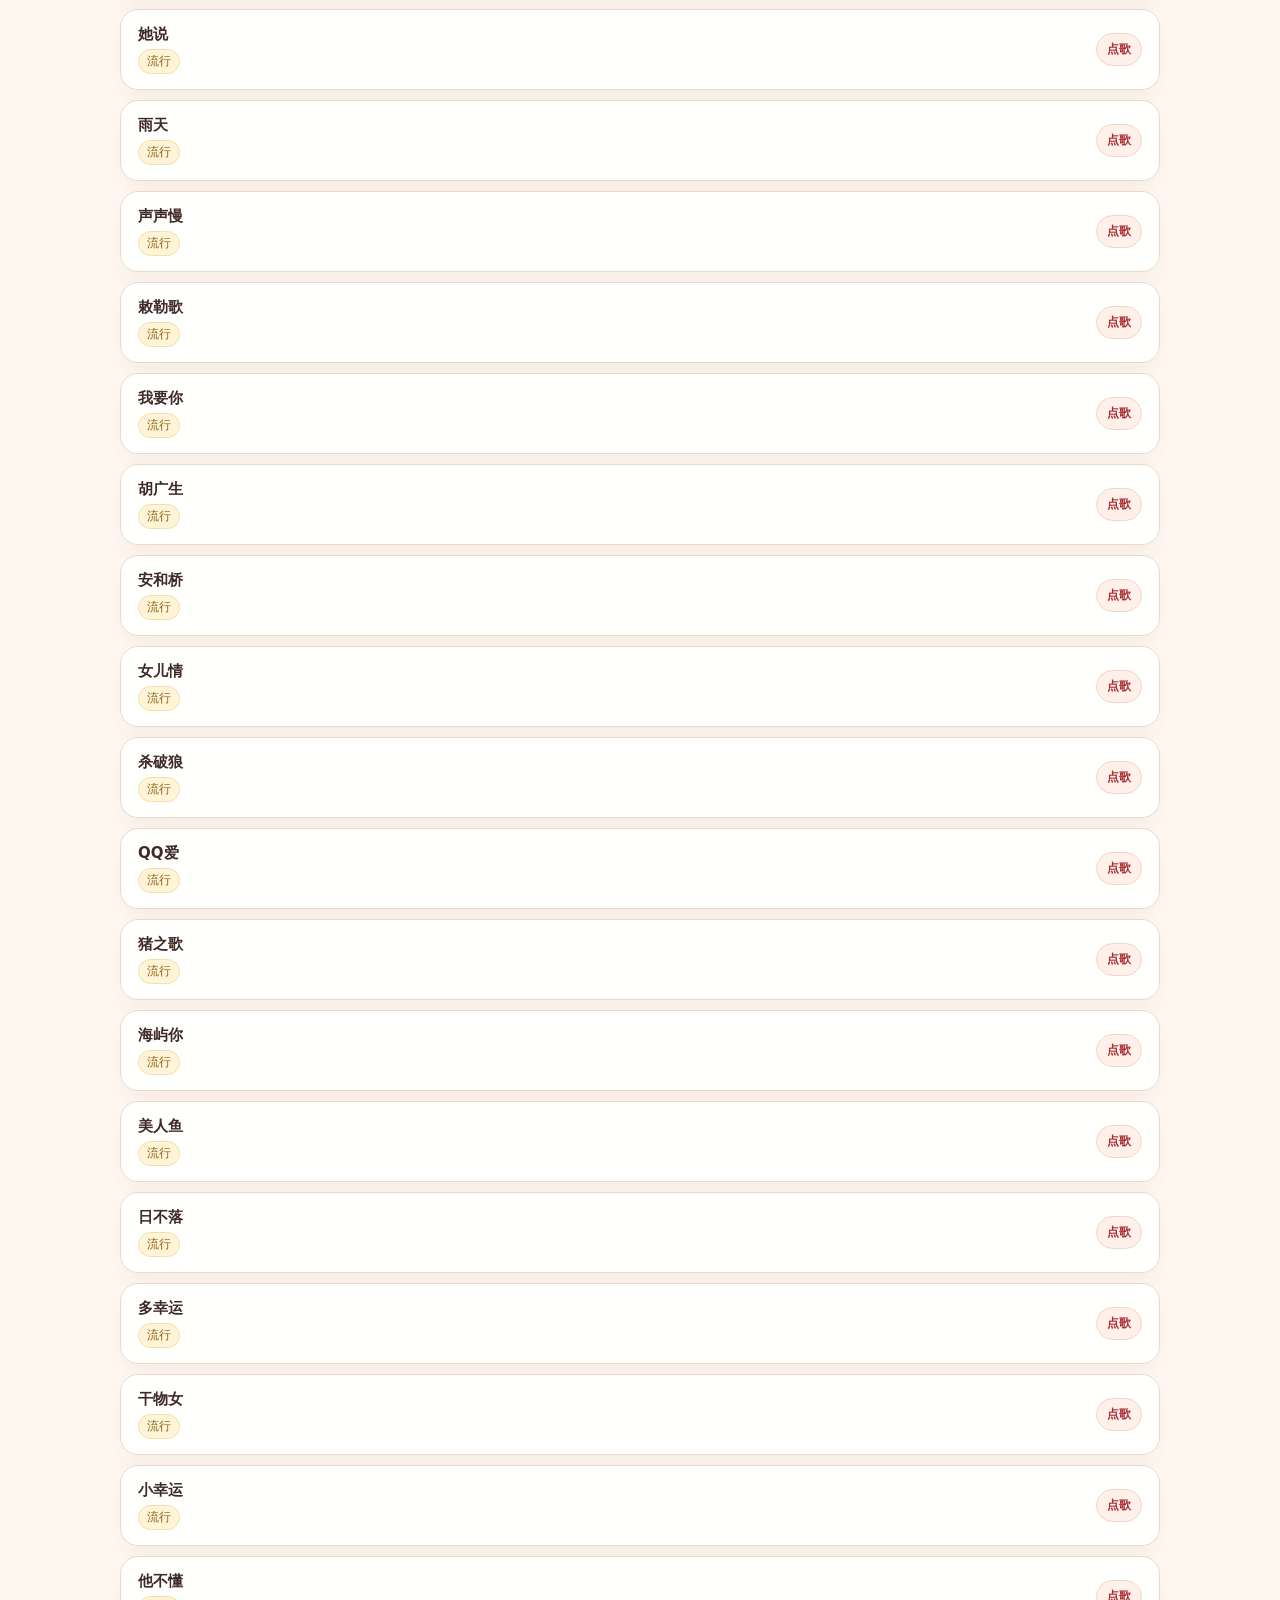
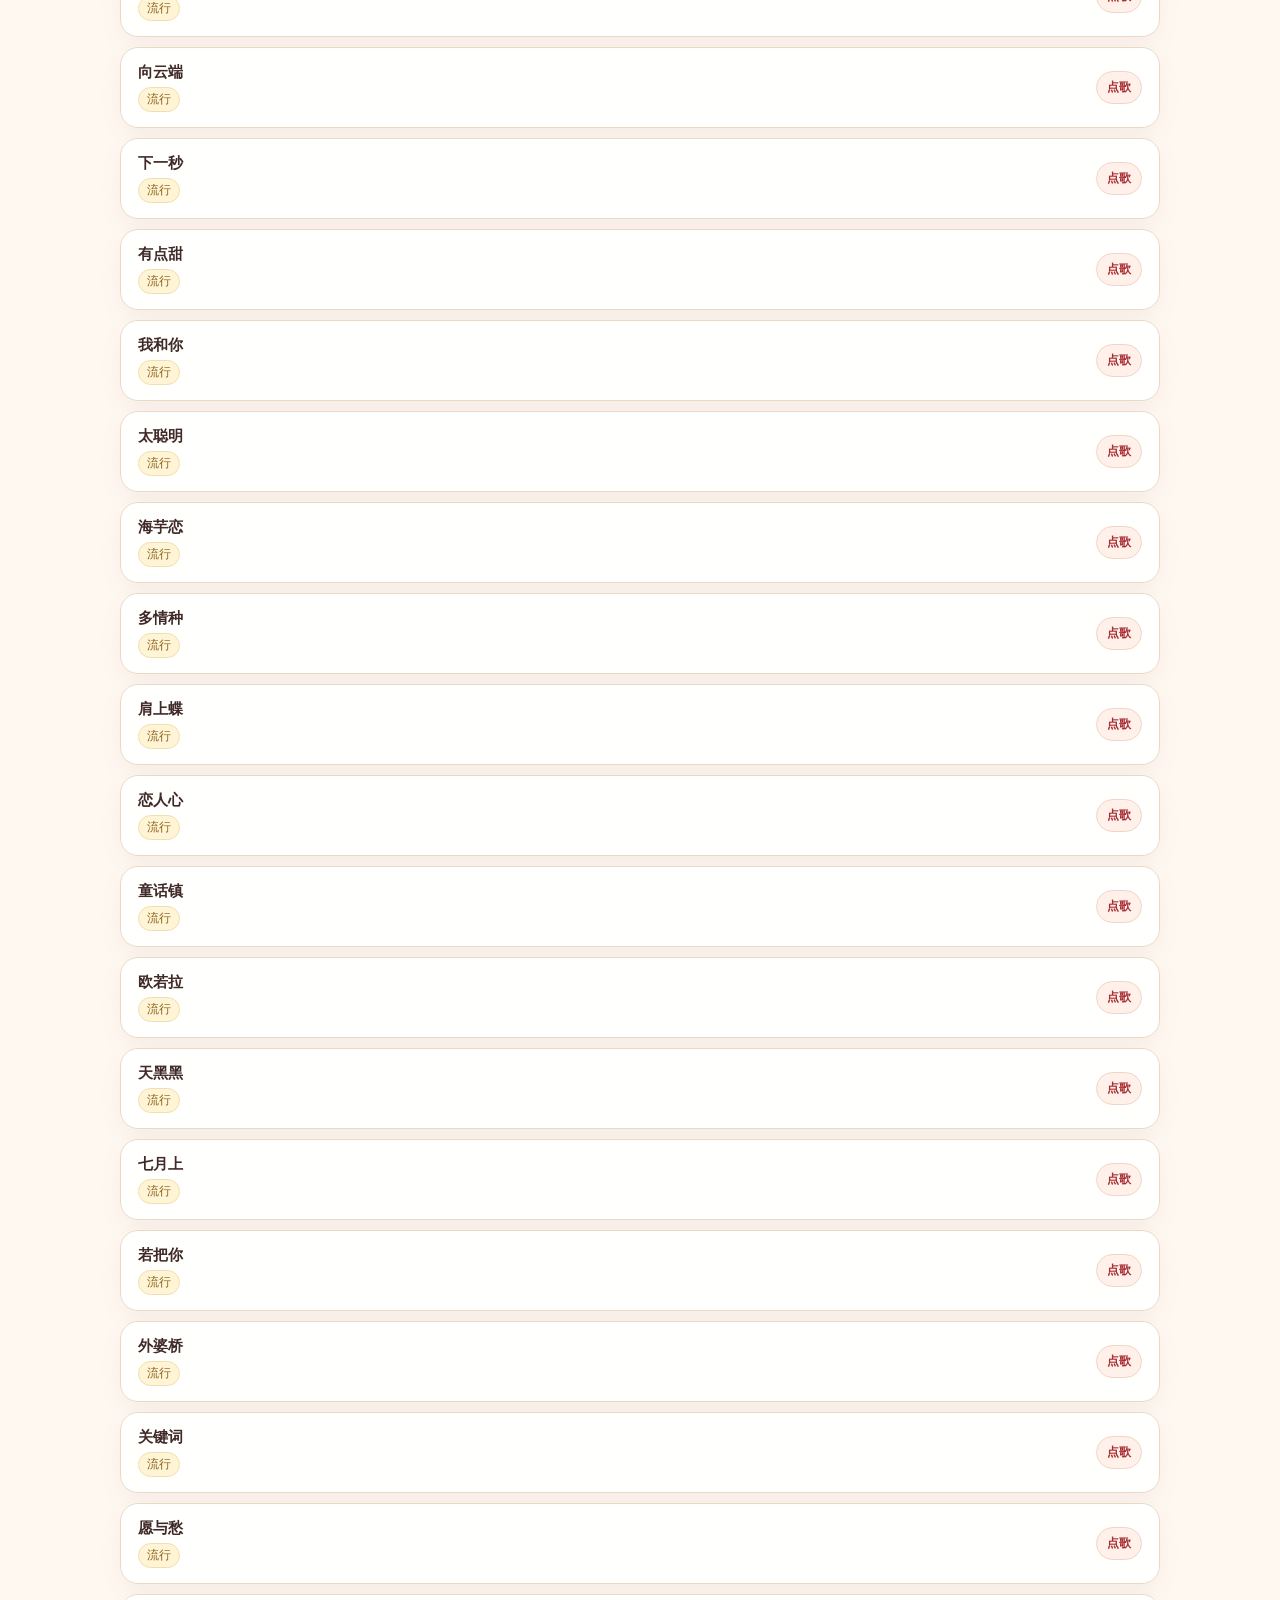
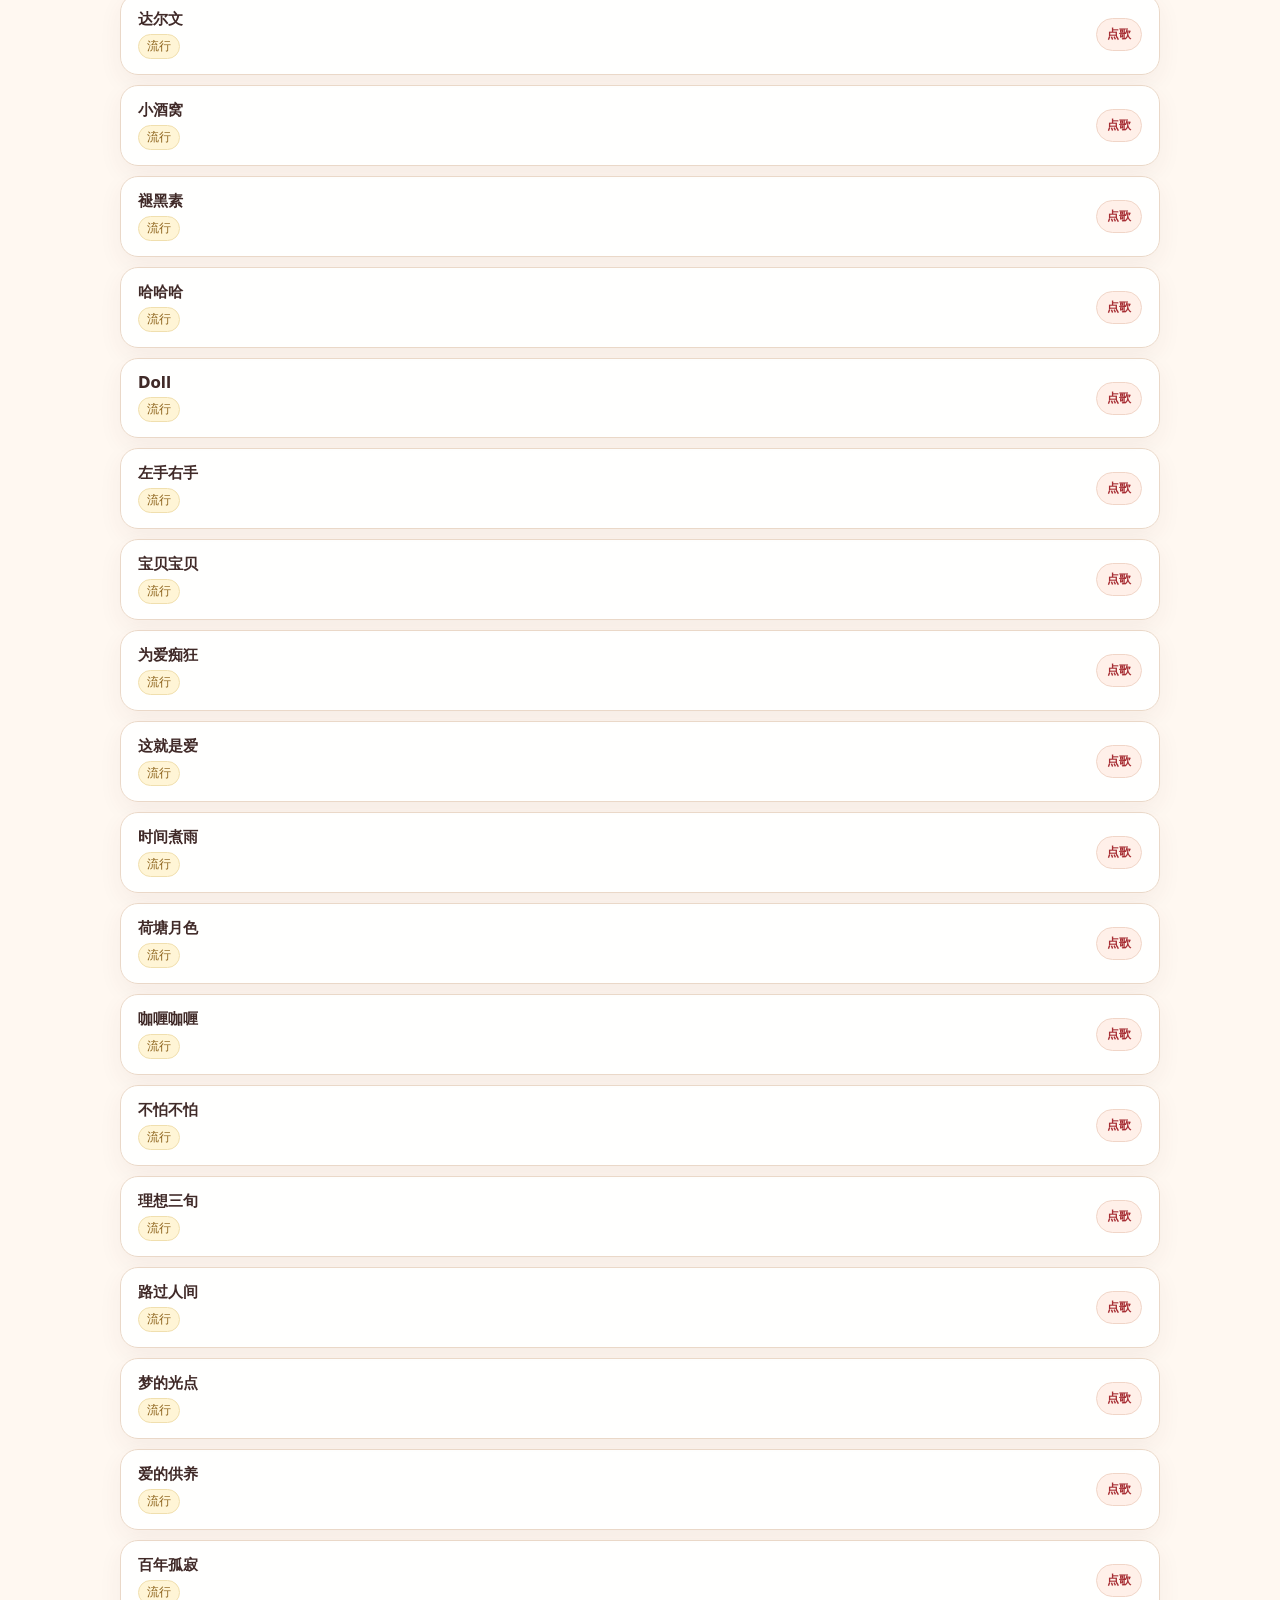
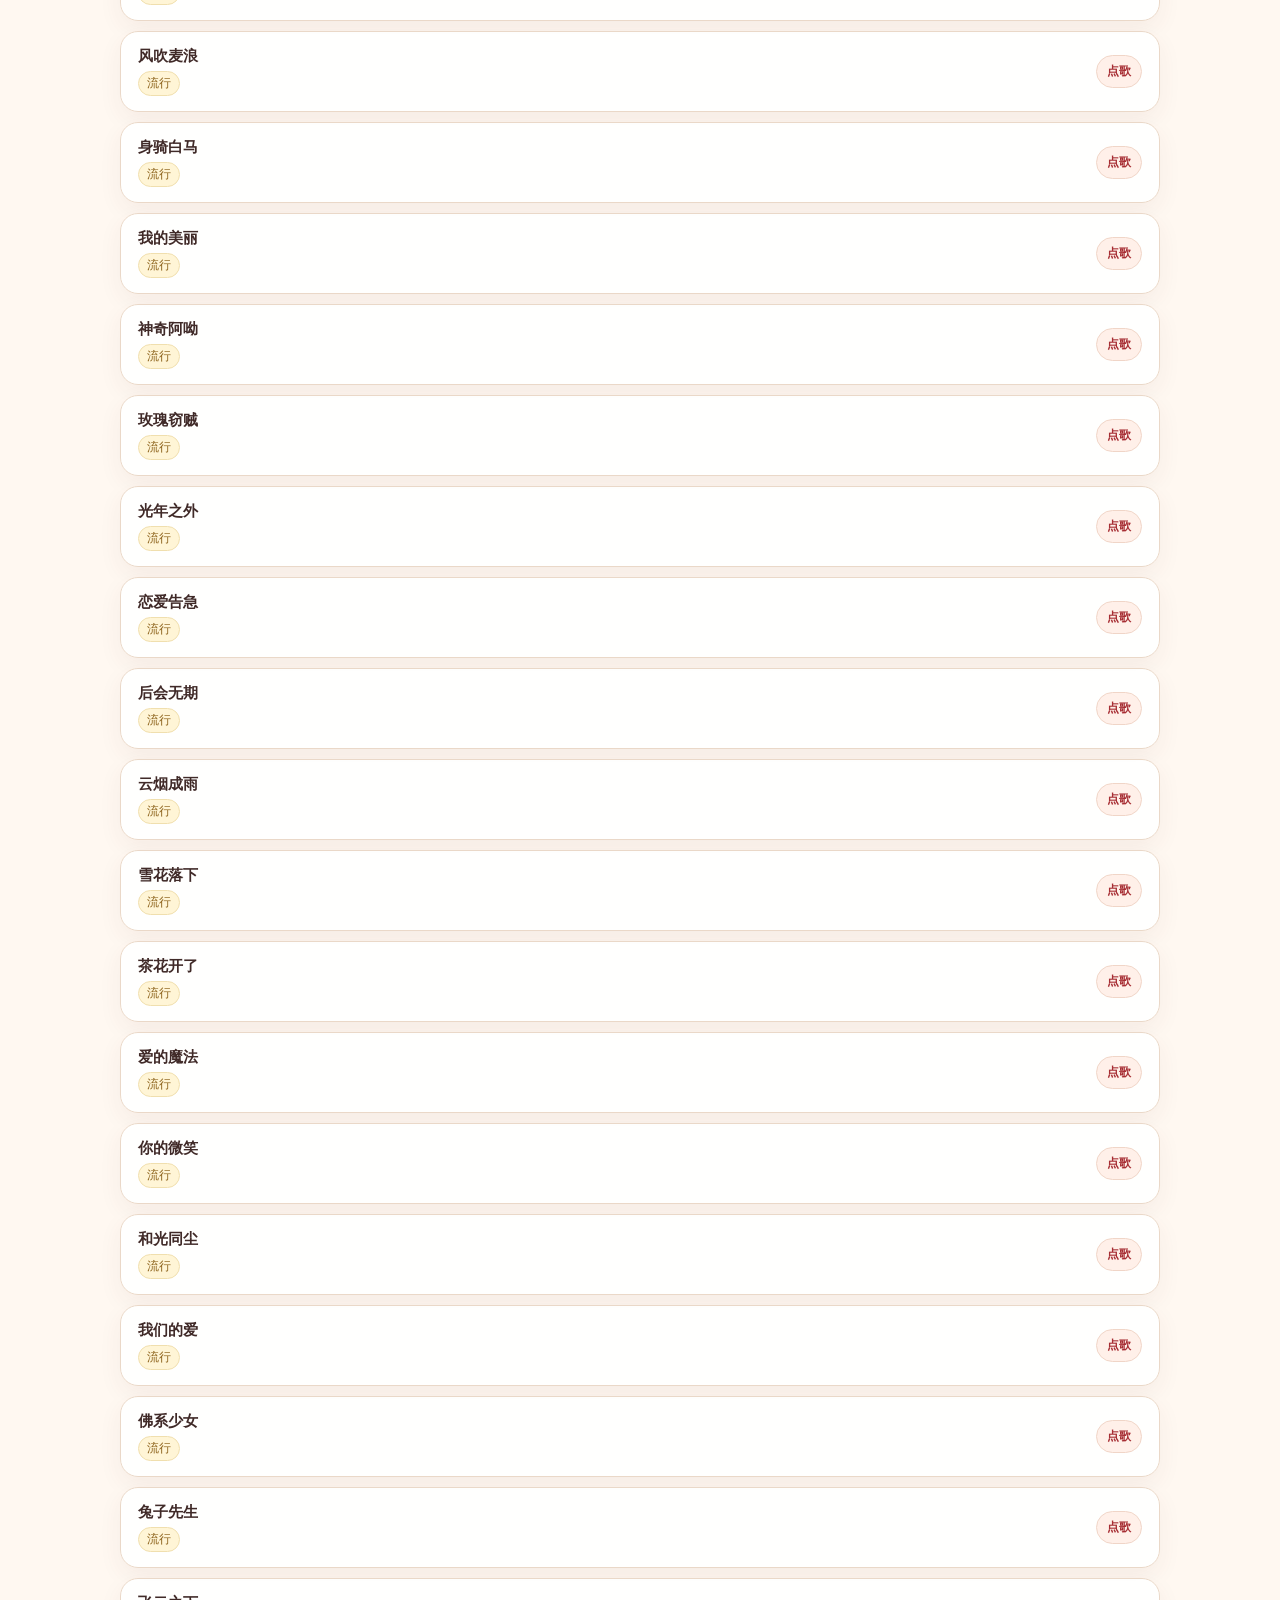
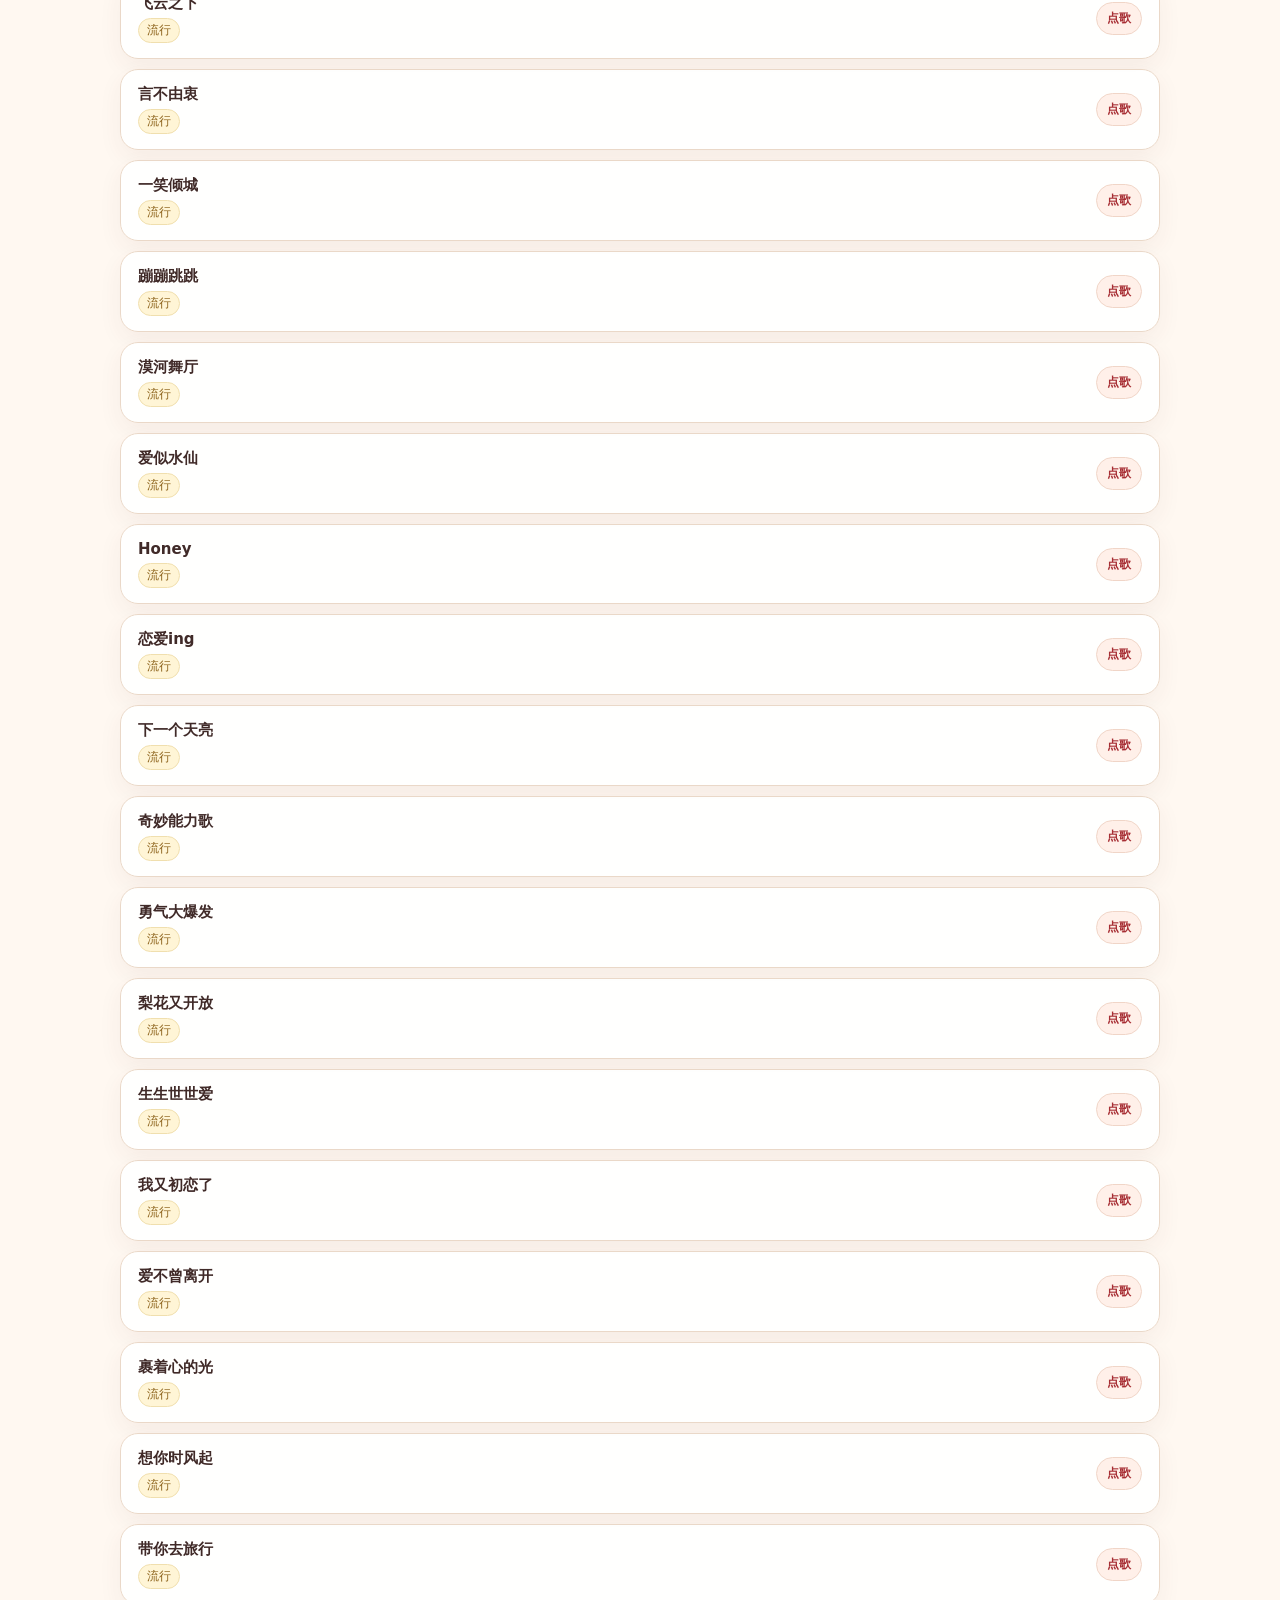
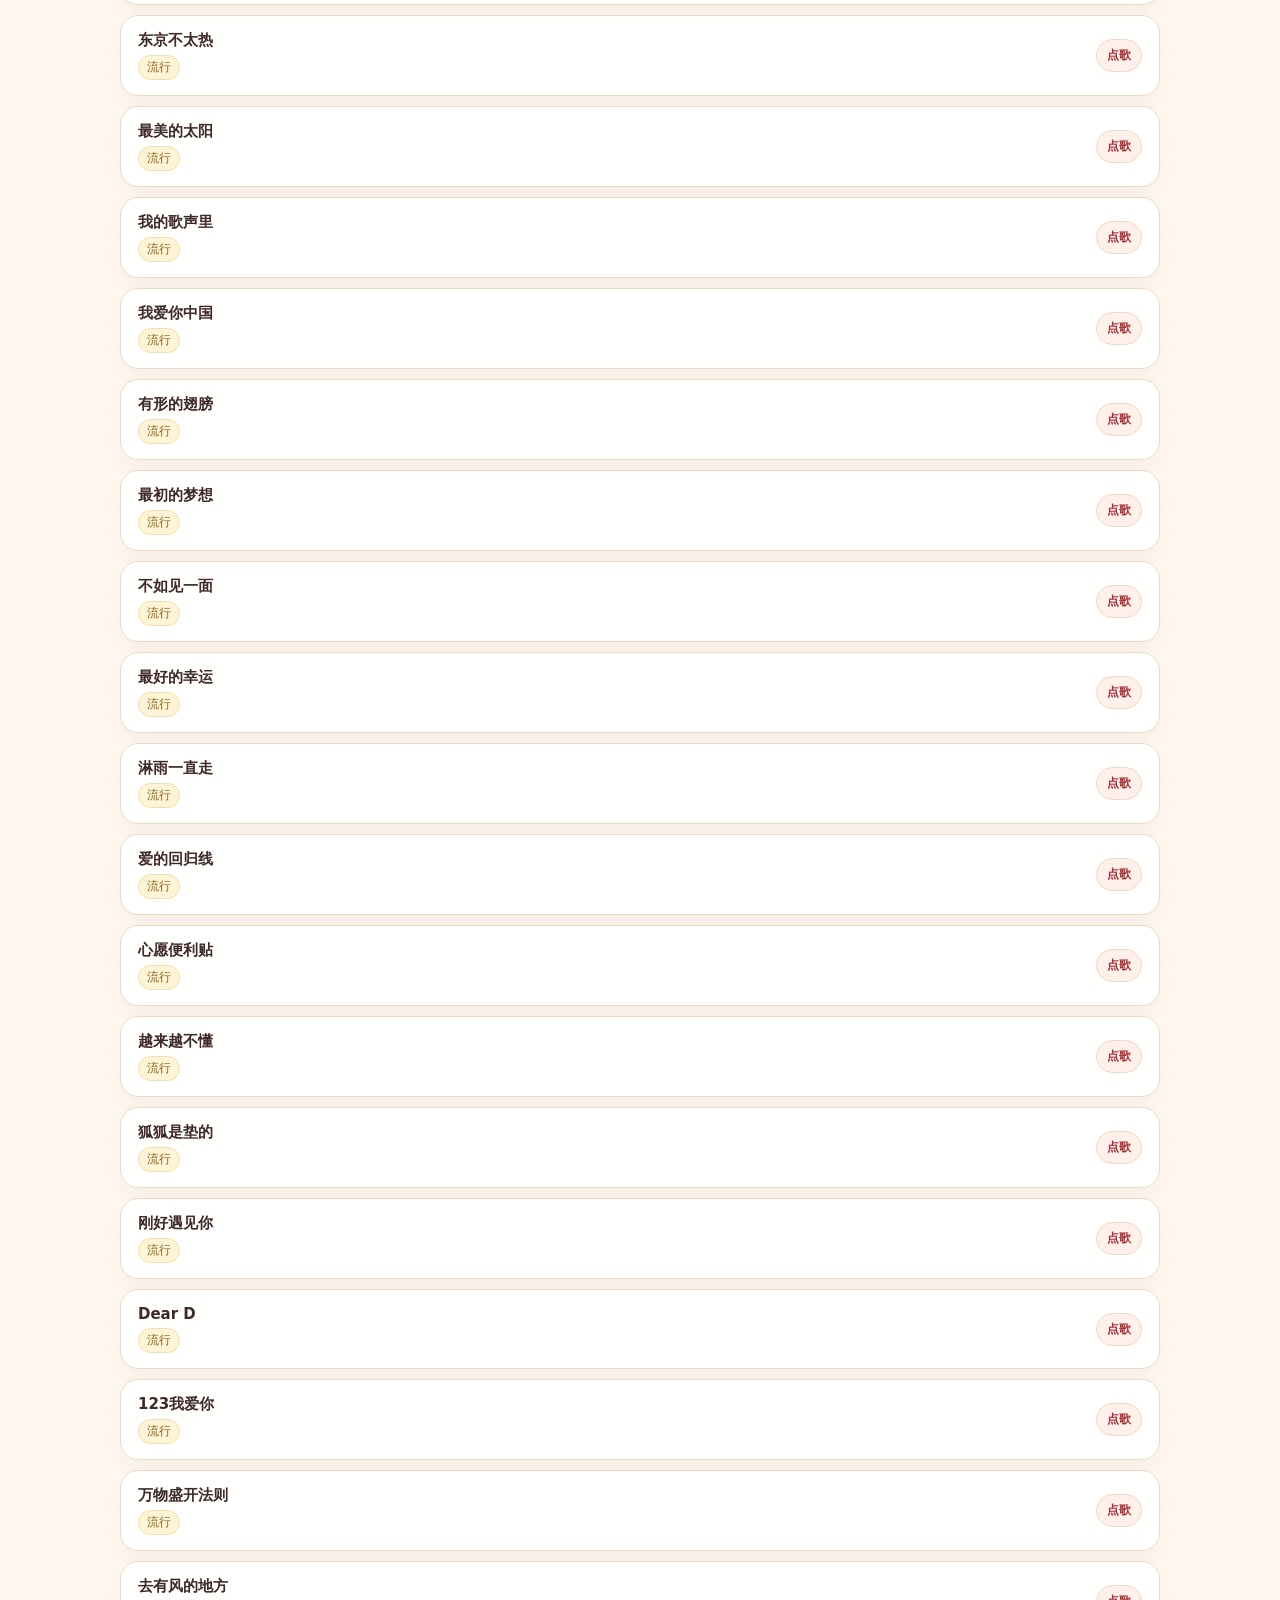
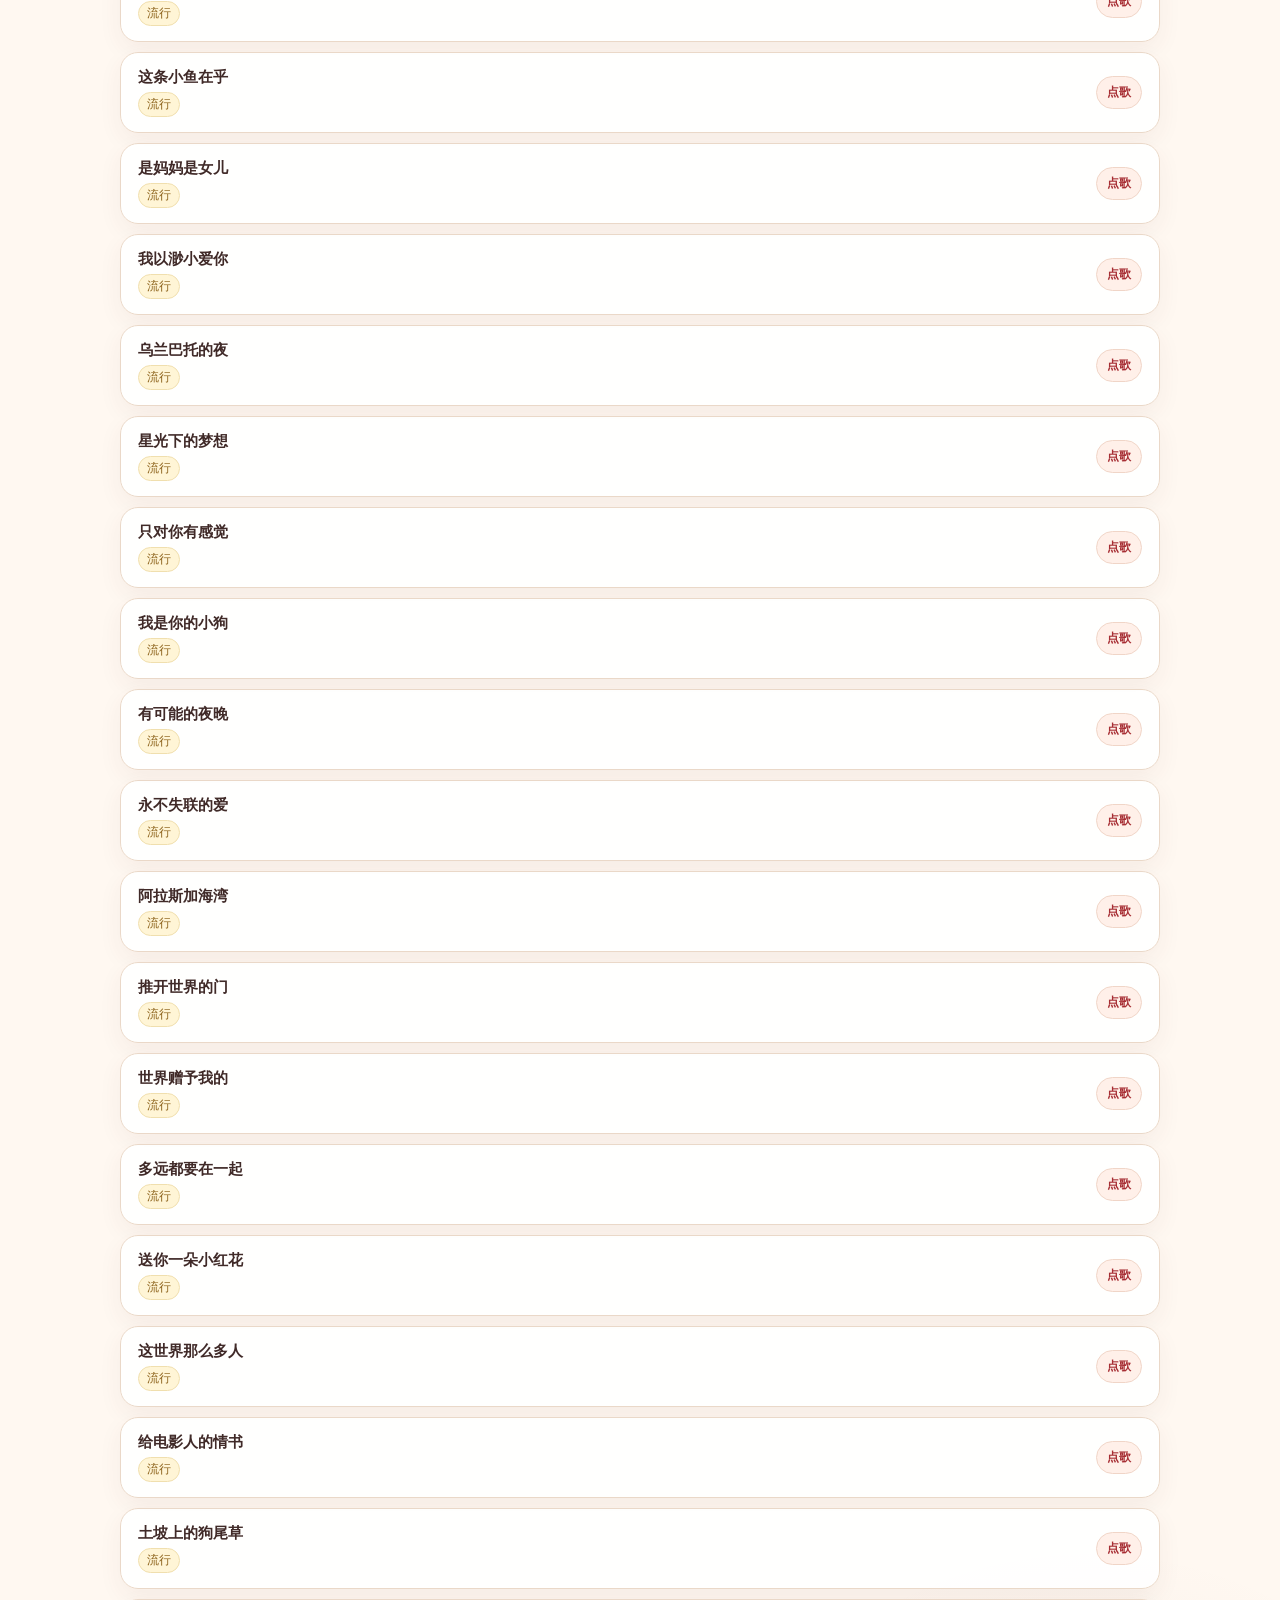
<file: aibomen/kira/index.html>
<!doctype html>
<html lang="zh-CN">
<head>
  <meta charset="utf-8" />
  <meta name="viewport" content="width=device-width,initial-scale=1,viewport-fit=cover" />
  <meta name="theme-color" content="#b9272f" />
  <meta name="description" content="雪鹤千绪Kira 的个人点歌单" />
  <title>雪鹤千绪Kira · 点歌单</title>
  <link rel="icon" href="avatar.webp?v=3" />
  <link rel="stylesheet" href="style.css" />
</head>
<body>
  <div class="bg-orb orb-a"></div>
  <div class="bg-orb orb-b"></div>
  <div class="bg-orb orb-c"></div>
  <main class="shell">
    <header class="profile panel">
      <img class="avatar" src="avatar.webp?v=3" alt="雪鹤千绪Kira头像" />
      <div class="profile-copy">
        <p class="eyebrow">SONG LIST</p>
        <h1>雪鹤千绪Kira</h1>
        <p class="tagline">送财狐狸也送歌🧧</p>
        <div class="profile-links">
          <a class="link-button" href="../../">爱播们</a>
          <a class="link-button" href="https://space.bilibili.com/3707056026552700" target="_blank" rel="noreferrer">Bilibili 主页 ↗</a>
        </div>
      </div>
      <div class="summary" aria-label="歌曲统计">
        <strong id="totalCount">--</strong>
        <span>首歌曲</span>
      </div>
    </header>

    <section class="controls panel" aria-label="歌单筛选">
      <div class="search-row">
        <label class="search-box">
          <span aria-hidden="true">⌕</span>
          <input id="searchInput" type="search" placeholder="搜索歌名 / 分类…" autocomplete="off" />
        </label>
        <button id="randomBtn" class="primary-button" type="button">🎲 随机选歌</button>
      </div>
      <div class="filter-row">
        <div id="genreFilters" class="chips" aria-label="分类"></div>
        <div class="view-switch" aria-label="显示方式">
          <button id="listViewBtn" type="button" class="view-button active" title="列表模式">☷</button>
          <button id="gridViewBtn" type="button" class="view-button" title="卡片模式">▦</button>
        </div>
      </div>
    </section>

    <section class="list-section">
      <div class="list-head">
        <p id="resultText">正在载入歌单…</p>
        <p class="hint">点击歌曲即可复制「点歌 歌名」</p>
      </div>
      <div id="songList" class="song-list list-view" aria-live="polite"></div>
      <div id="emptyState" class="empty panel" hidden>
        <div class="empty-icon">♪</div>
        <p>没有找到符合条件的歌曲</p>
      </div>
    </section>
  </main>

  <div id="toast" class="toast" role="status" aria-live="polite"></div>

  <dialog id="randomDialog" class="random-dialog">
    <form method="dialog" class="random-card">
      <button class="dialog-close" value="close" aria-label="关闭">×</button>
      <p class="eyebrow">RANDOM PICK</p>
      <h2 id="randomTitle">随机歌曲</h2>
      <p id="randomMeta"></p>
      <div class="dialog-actions">
        <button id="copyRandomBtn" type="button" class="primary-button">复制点歌</button>
        <button id="againBtn" type="button" class="soft-button">再抽一次</button>
      </div>
    </form>
  </dialog>
  <script src="script.js" defer></script>
</body>
</html>
</file>
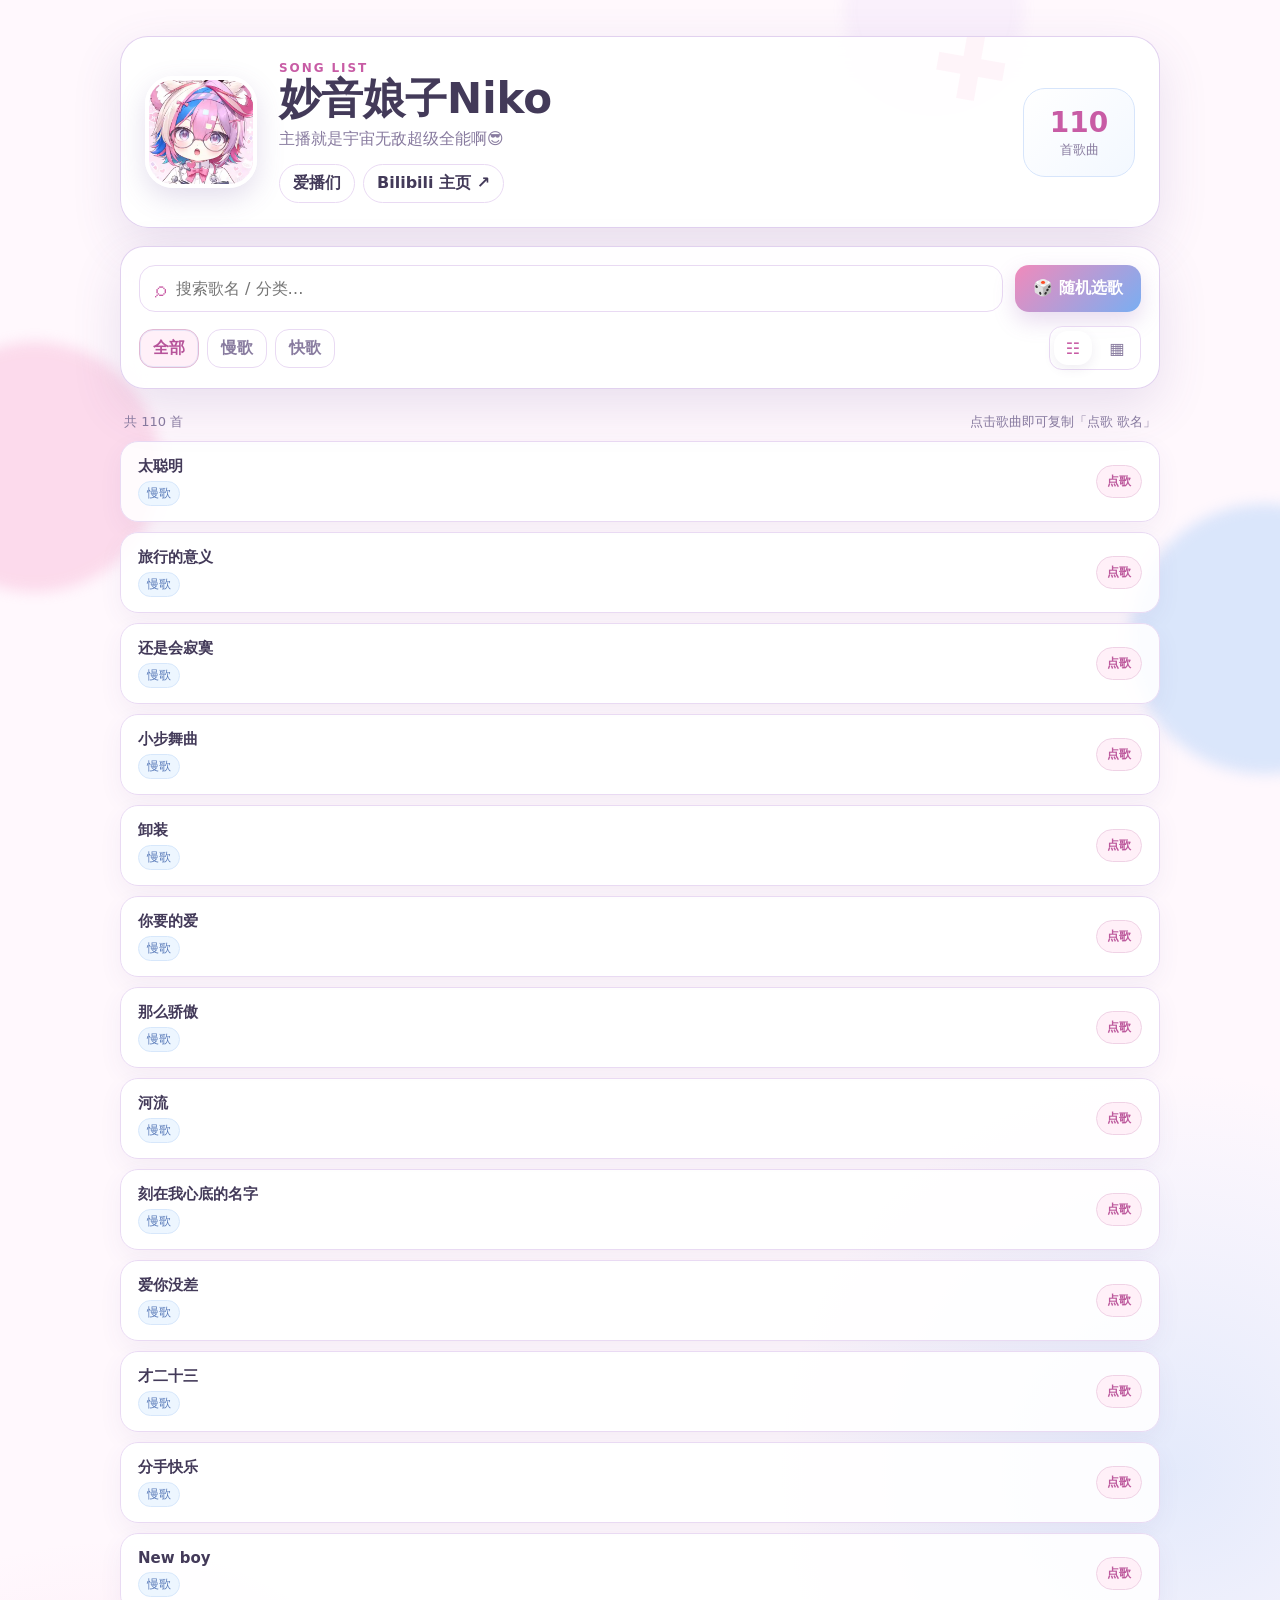
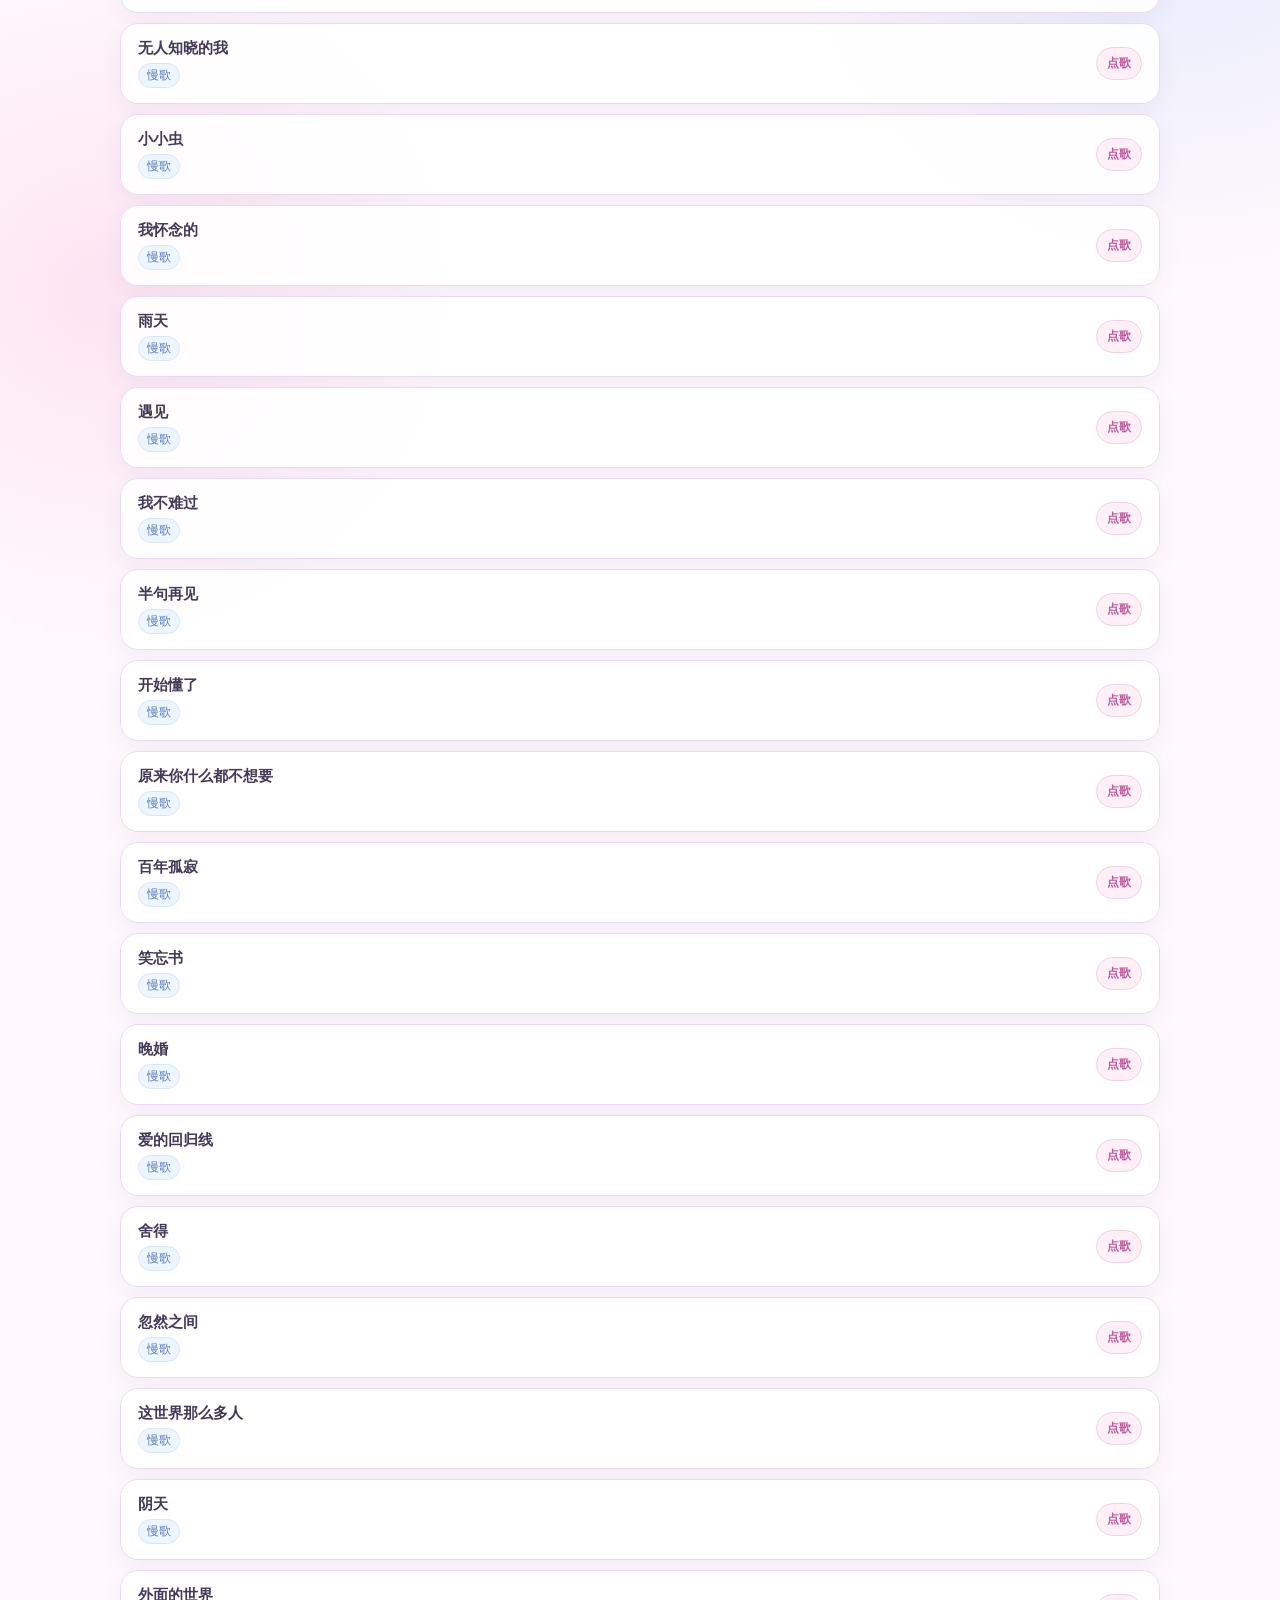
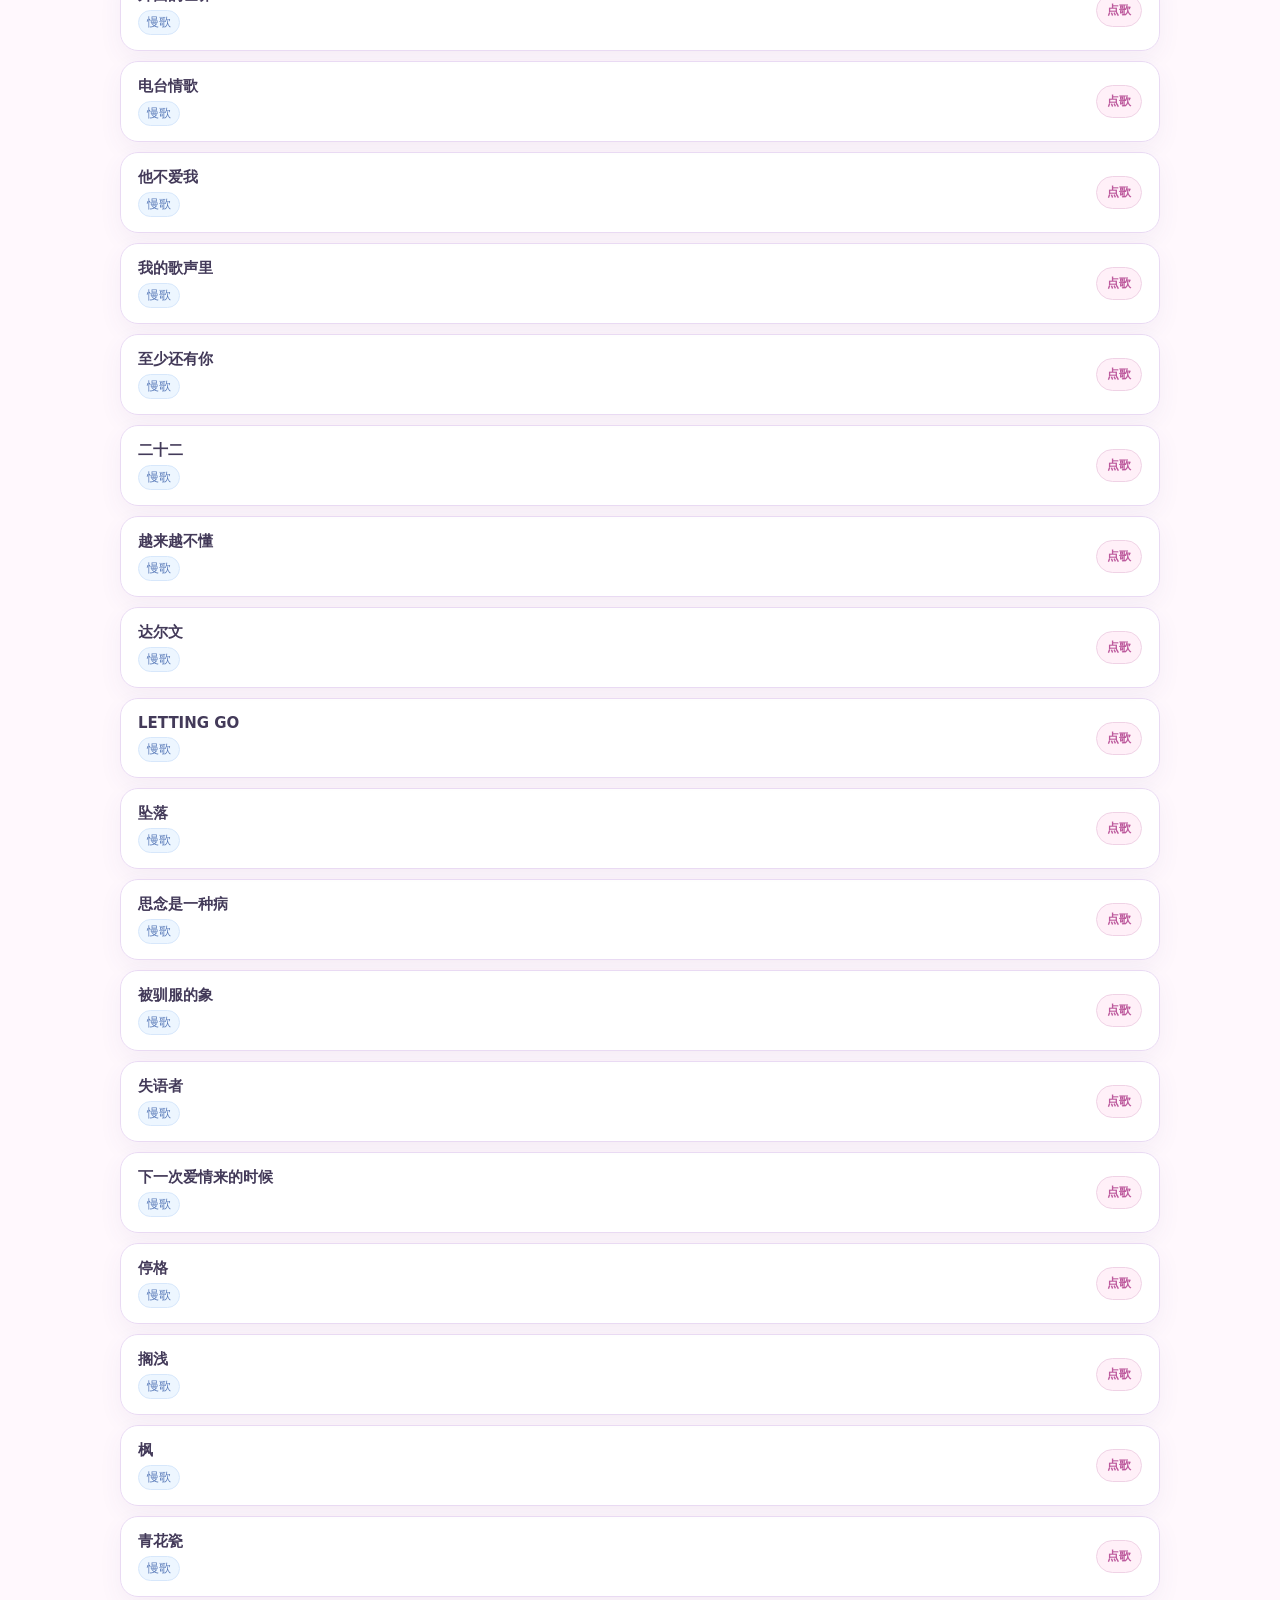
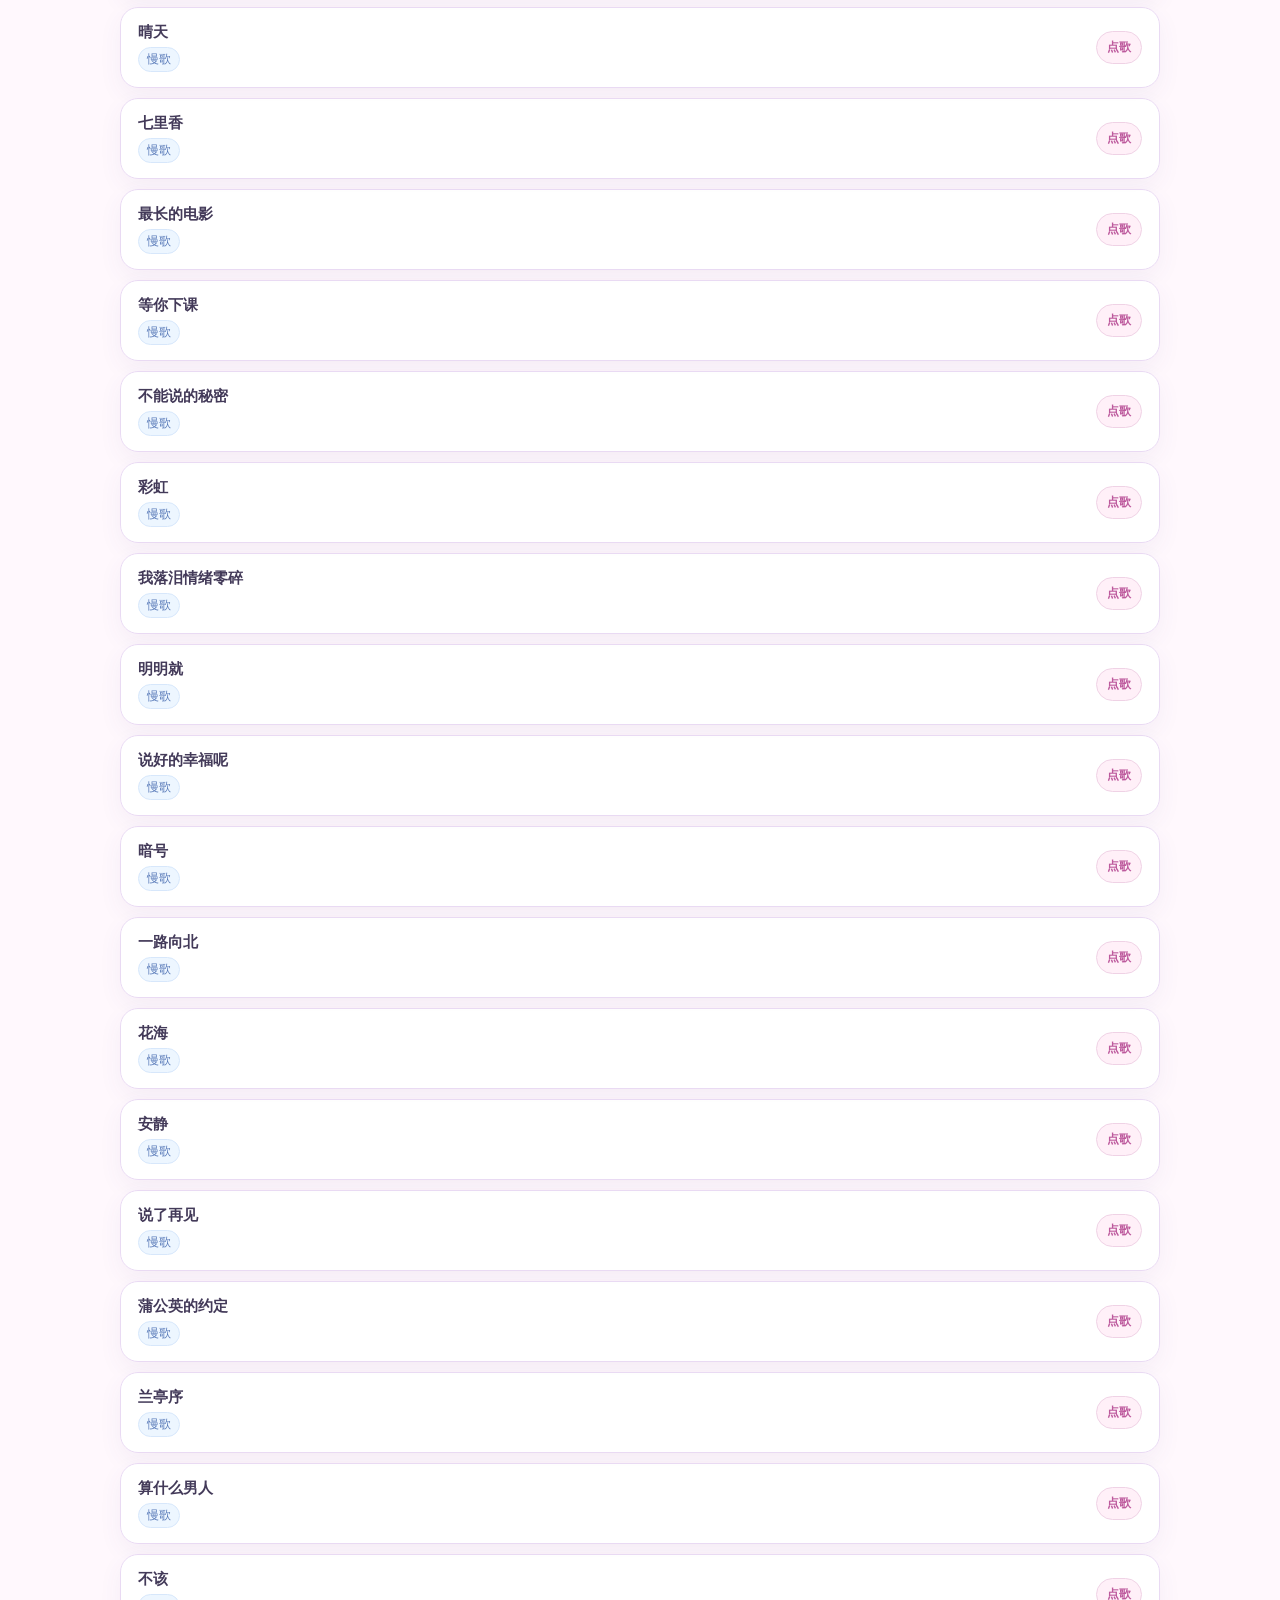
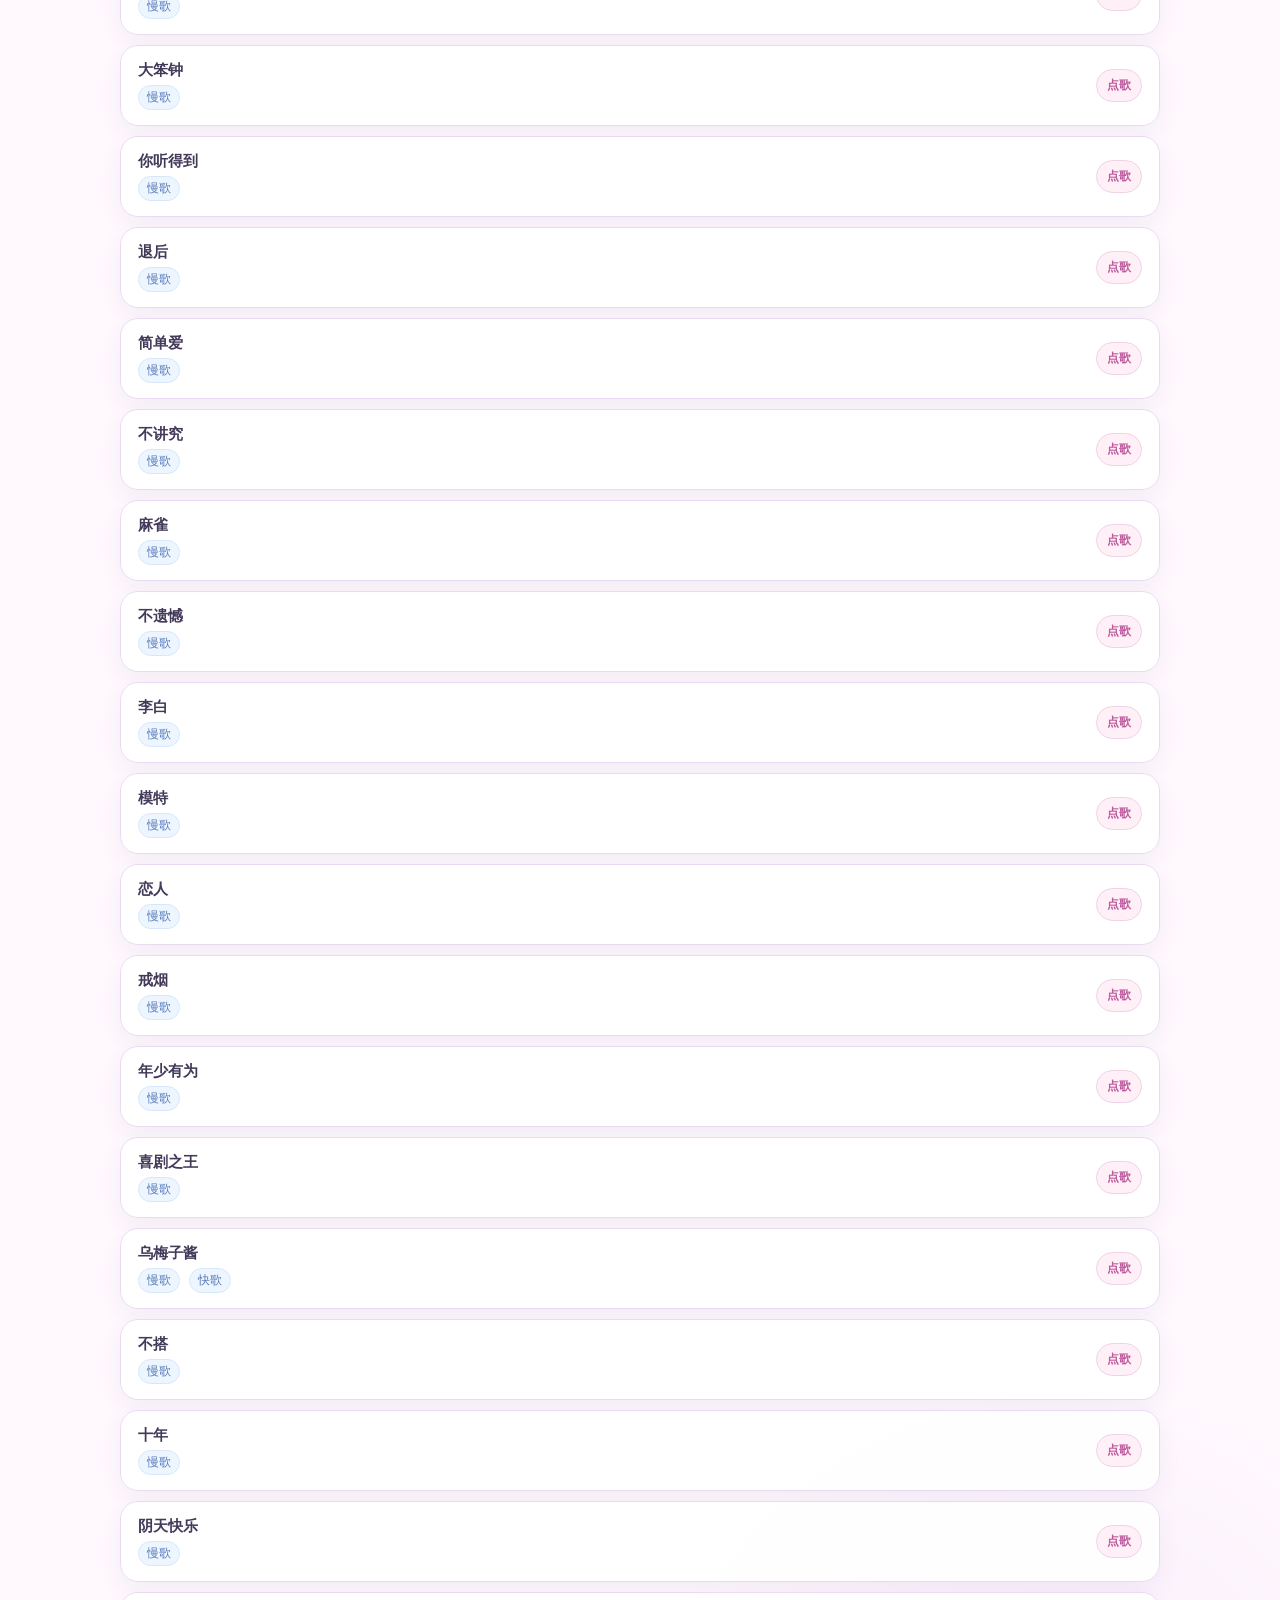
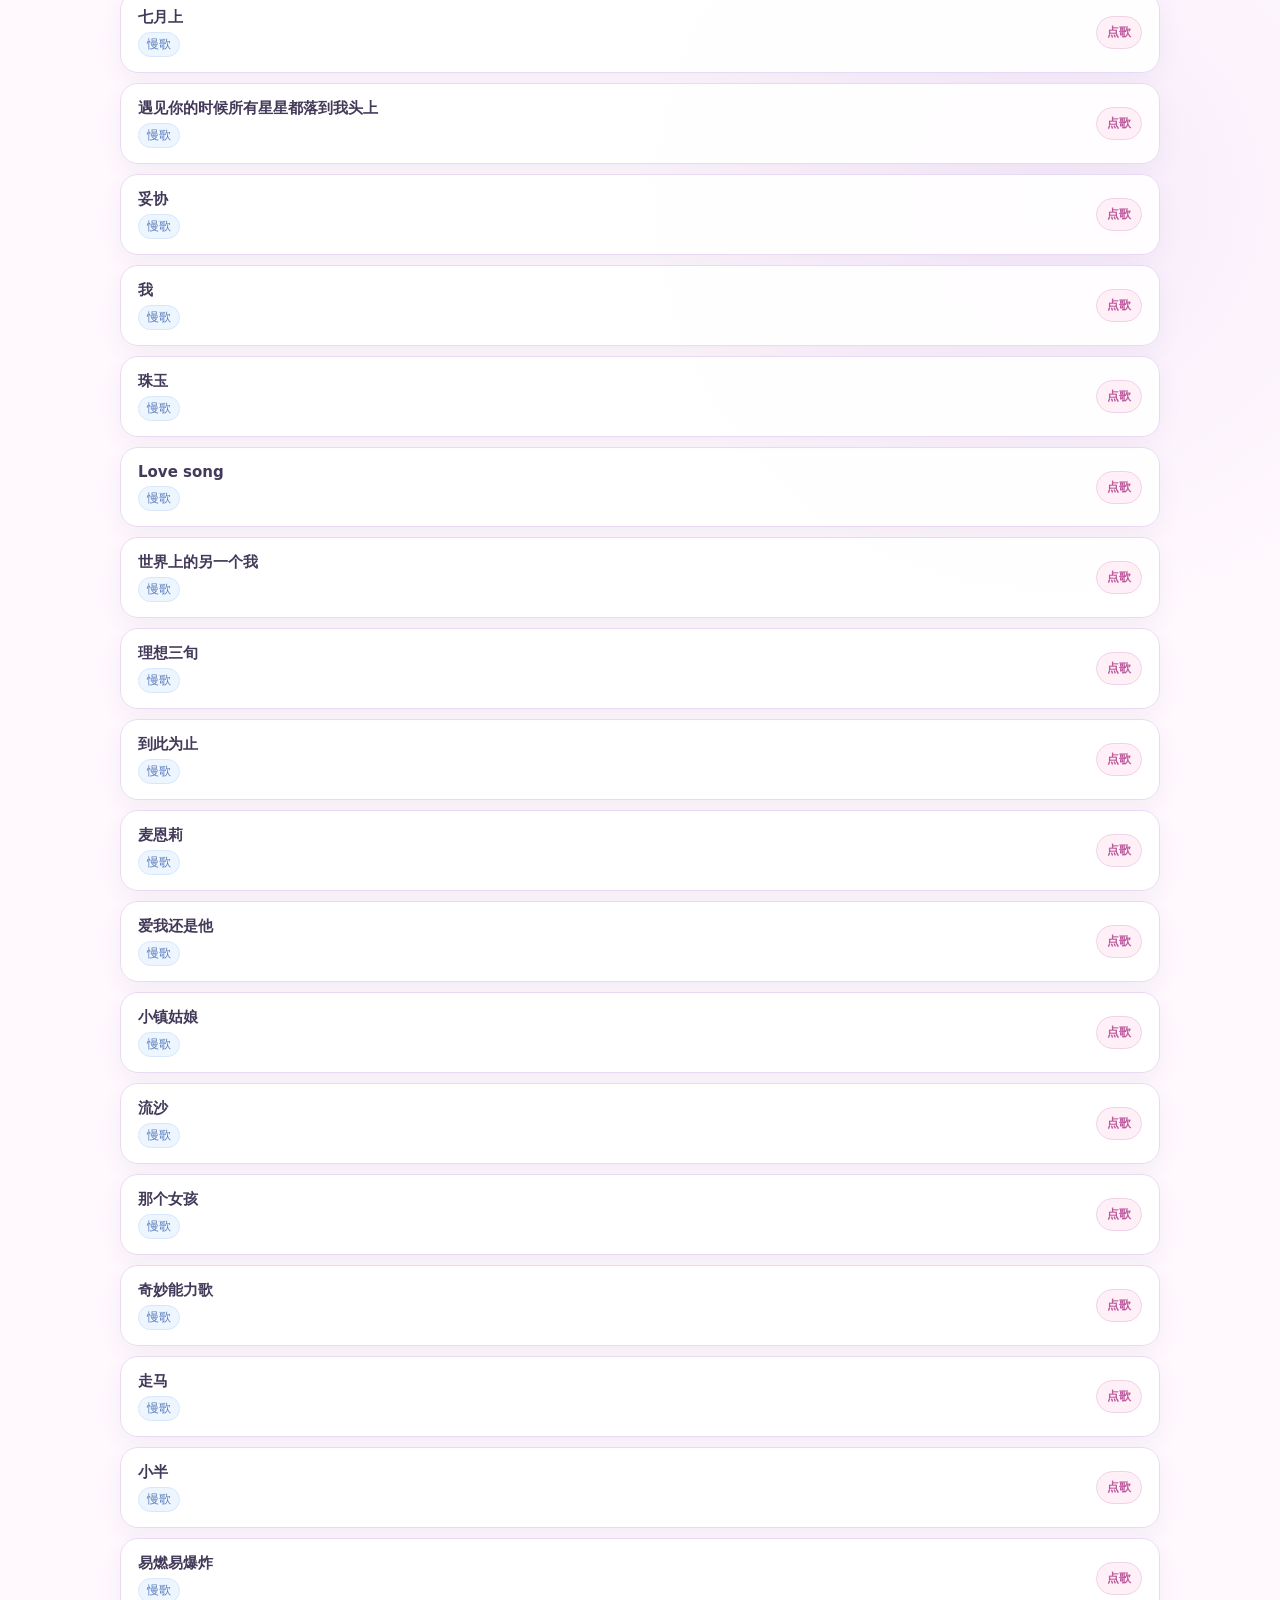
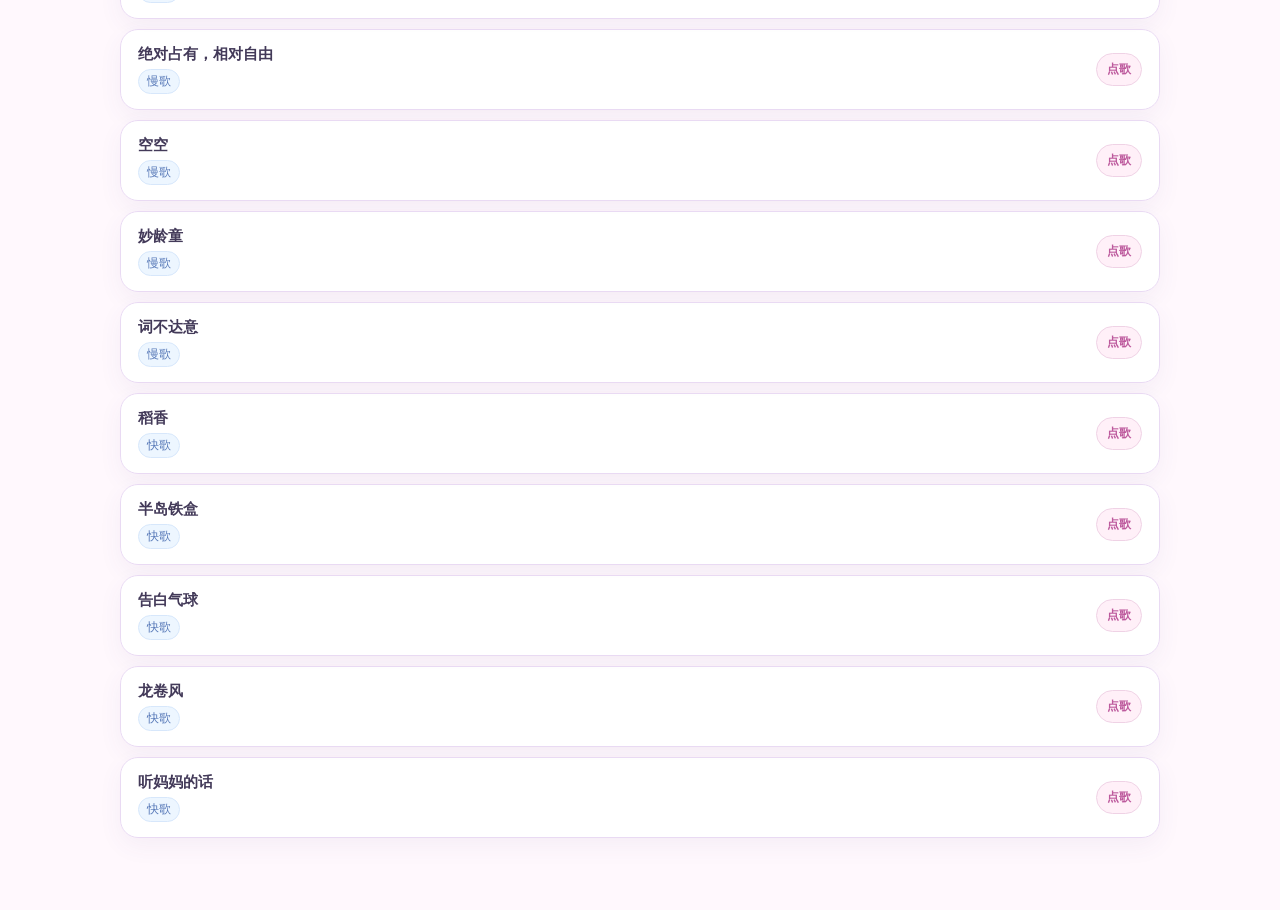
<file: aibomen/niko/index.html>
<!doctype html>
<html lang="zh-CN">
<head>
  <meta charset="utf-8" />
  <meta name="viewport" content="width=device-width,initial-scale=1,viewport-fit=cover" />
  <meta name="theme-color" content="#f28fbd" />
  <meta name="description" content="妙音娘子Niko 的个人点歌单" />
  <title>妙音娘子Niko · 点歌单</title>
  <link rel="icon" href="avatar.webp" />
  <link rel="stylesheet" href="style.css" />
</head>
<body>
  <div class="bg-orb orb-a"></div>
  <div class="bg-orb orb-b"></div>
  <div class="bg-orb orb-c"></div>
  <main class="shell">
    <header class="profile panel">
      <img class="avatar" src="avatar.webp" alt="妙音娘子Niko头像" />
      <div class="profile-copy">
        <p class="eyebrow">SONG LIST</p>
        <h1>妙音娘子Niko</h1>
        <p class="tagline">主播就是宇宙无敌超级全能啊😎</p>
        <div class="profile-links">
          <a class="link-button" href="../../">爱播们</a>
          <a class="link-button" href="https://space.bilibili.com/481098249" target="_blank" rel="noreferrer">Bilibili 主页 ↗</a>
        </div>
      </div>
      <div class="summary" aria-label="歌曲统计">
        <strong id="totalCount">--</strong>
        <span>首歌曲</span>
      </div>
    </header>

    <section class="controls panel" aria-label="歌单筛选">
      <div class="search-row">
        <label class="search-box">
          <span aria-hidden="true">⌕</span>
          <input id="searchInput" type="search" placeholder="搜索歌名 / 分类…" autocomplete="off" />
        </label>
        <button id="randomBtn" class="primary-button" type="button">🎲 随机选歌</button>
      </div>
      <div class="filter-row">
        <div id="genreFilters" class="chips" aria-label="分类"></div>
        <div class="view-switch" aria-label="显示方式">
          <button id="listViewBtn" type="button" class="view-button active" title="列表模式">☷</button>
          <button id="gridViewBtn" type="button" class="view-button" title="卡片模式">▦</button>
        </div>
      </div>
    </section>

    <section class="list-section">
      <div class="list-head">
        <p id="resultText">正在载入歌单…</p>
        <p class="hint">点击歌曲即可复制「点歌 歌名」</p>
      </div>
      <div id="songList" class="song-list list-view" aria-live="polite"></div>
      <div id="emptyState" class="empty panel" hidden>
        <div class="empty-icon">♪</div>
        <p>没有找到符合条件的歌曲</p>
      </div>
    </section>
  </main>

  <div id="toast" class="toast" role="status" aria-live="polite"></div>

  <dialog id="randomDialog" class="random-dialog">
    <form method="dialog" class="random-card">
      <button class="dialog-close" value="close" aria-label="关闭">×</button>
      <p class="eyebrow">RANDOM PICK</p>
      <h2 id="randomTitle">随机歌曲</h2>
      <p id="randomMeta"></p>
      <div class="dialog-actions">
        <button id="copyRandomBtn" type="button" class="primary-button">复制点歌</button>
        <button id="againBtn" type="button" class="soft-button">再抽一次</button>
      </div>
    </form>
  </dialog>
  <script src="script.js" defer></script>
</body>
</html>
</file>
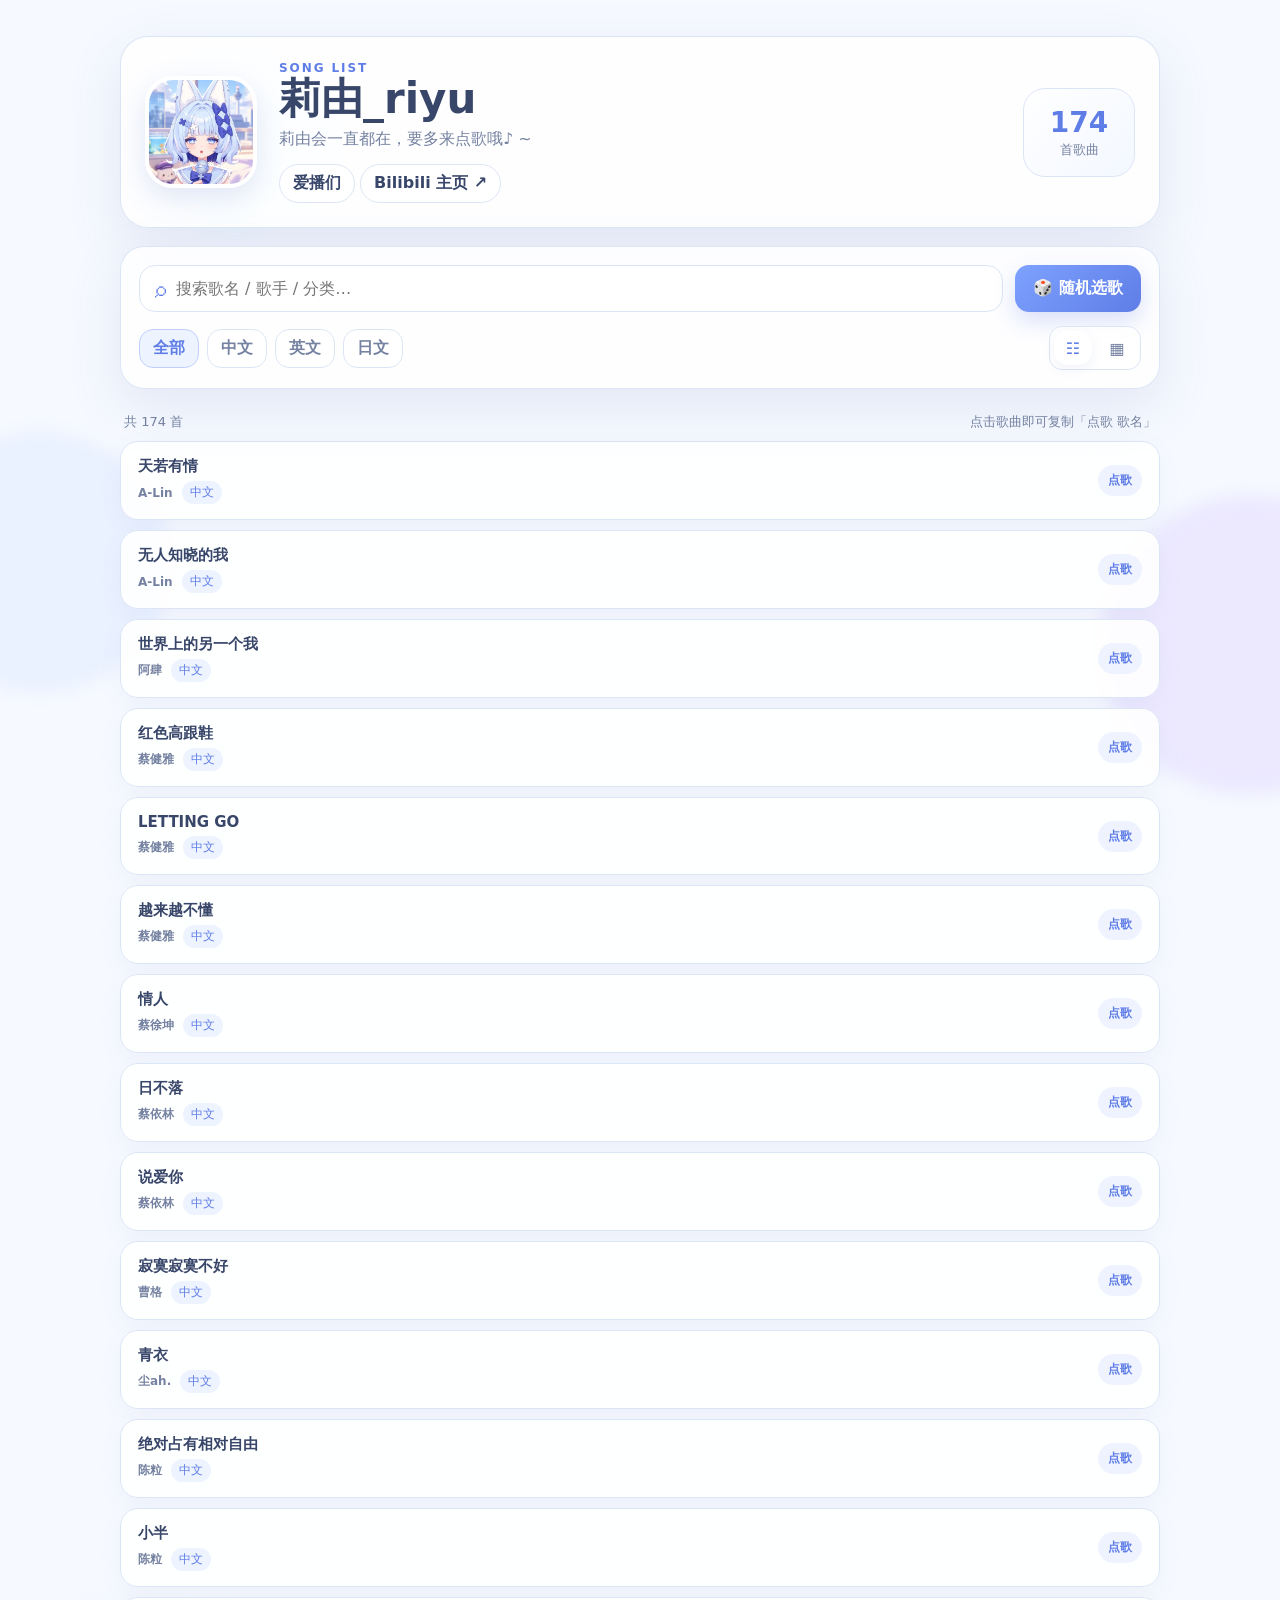
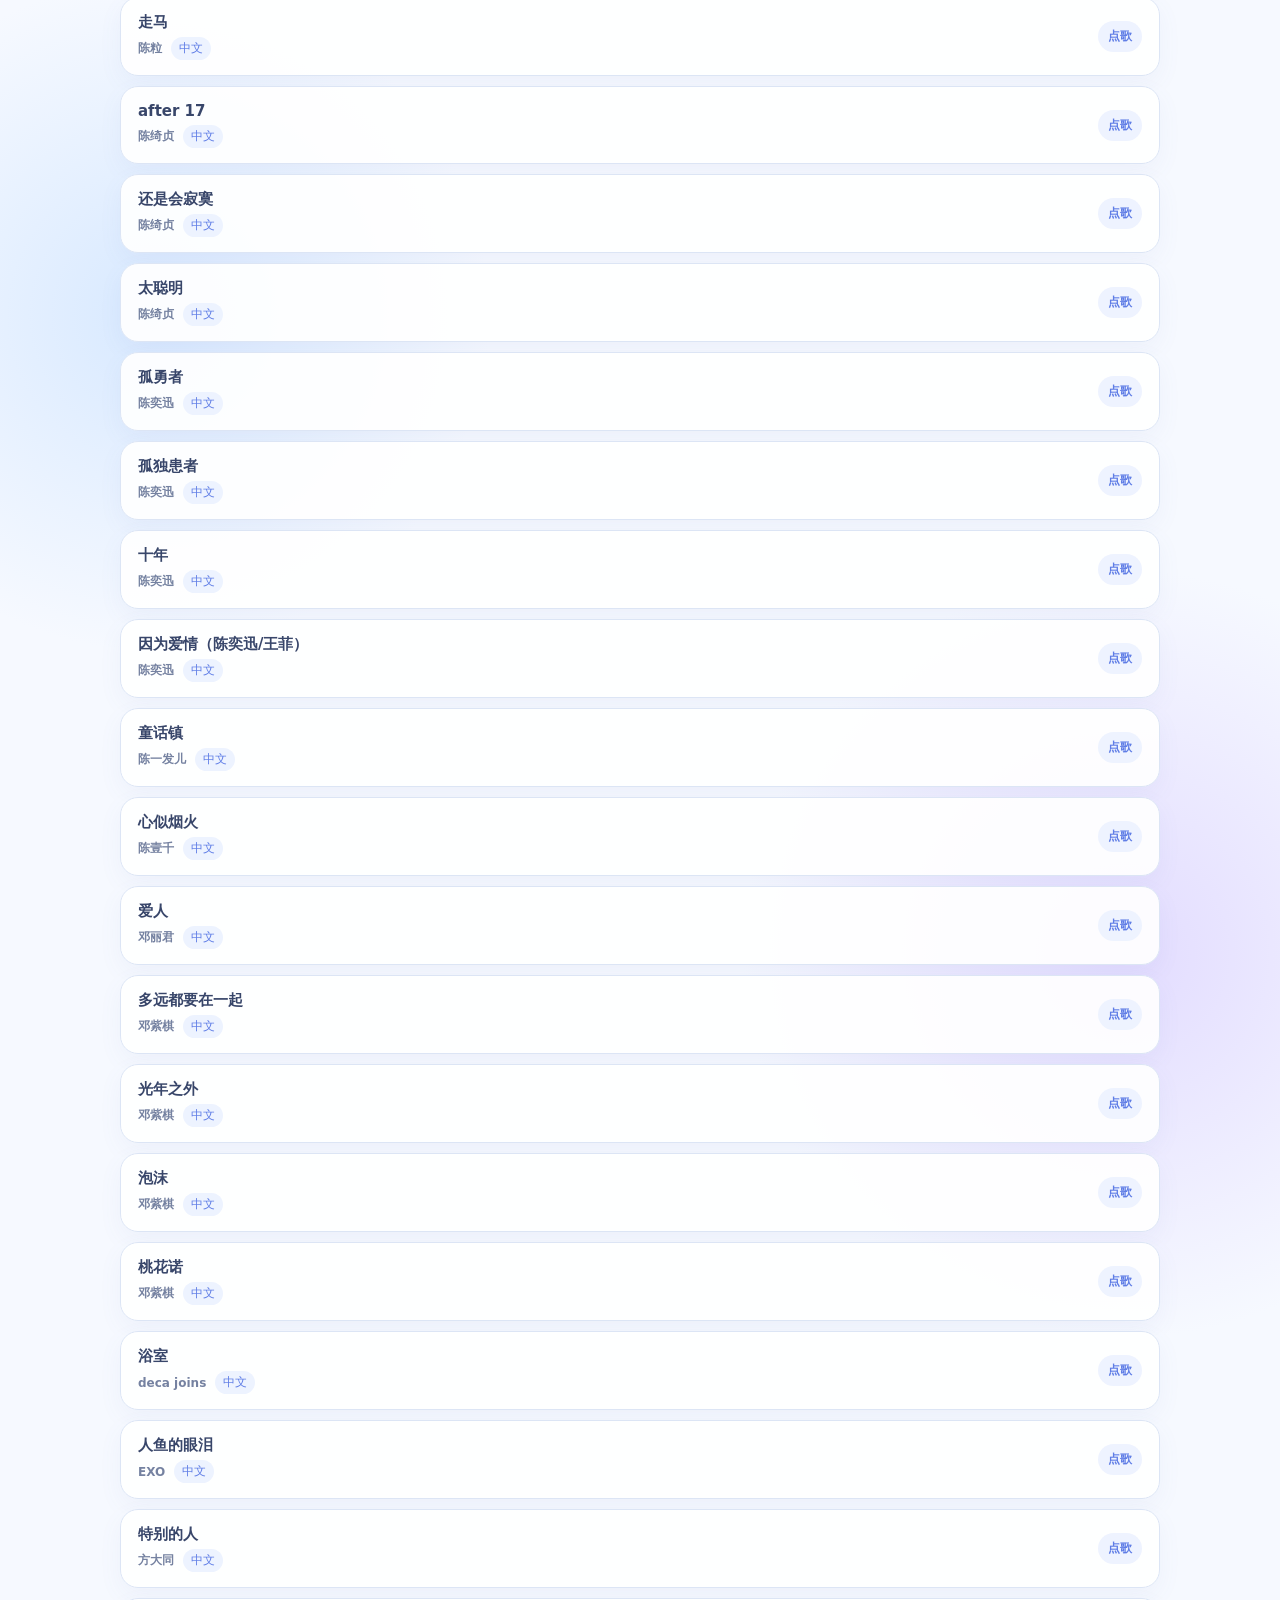
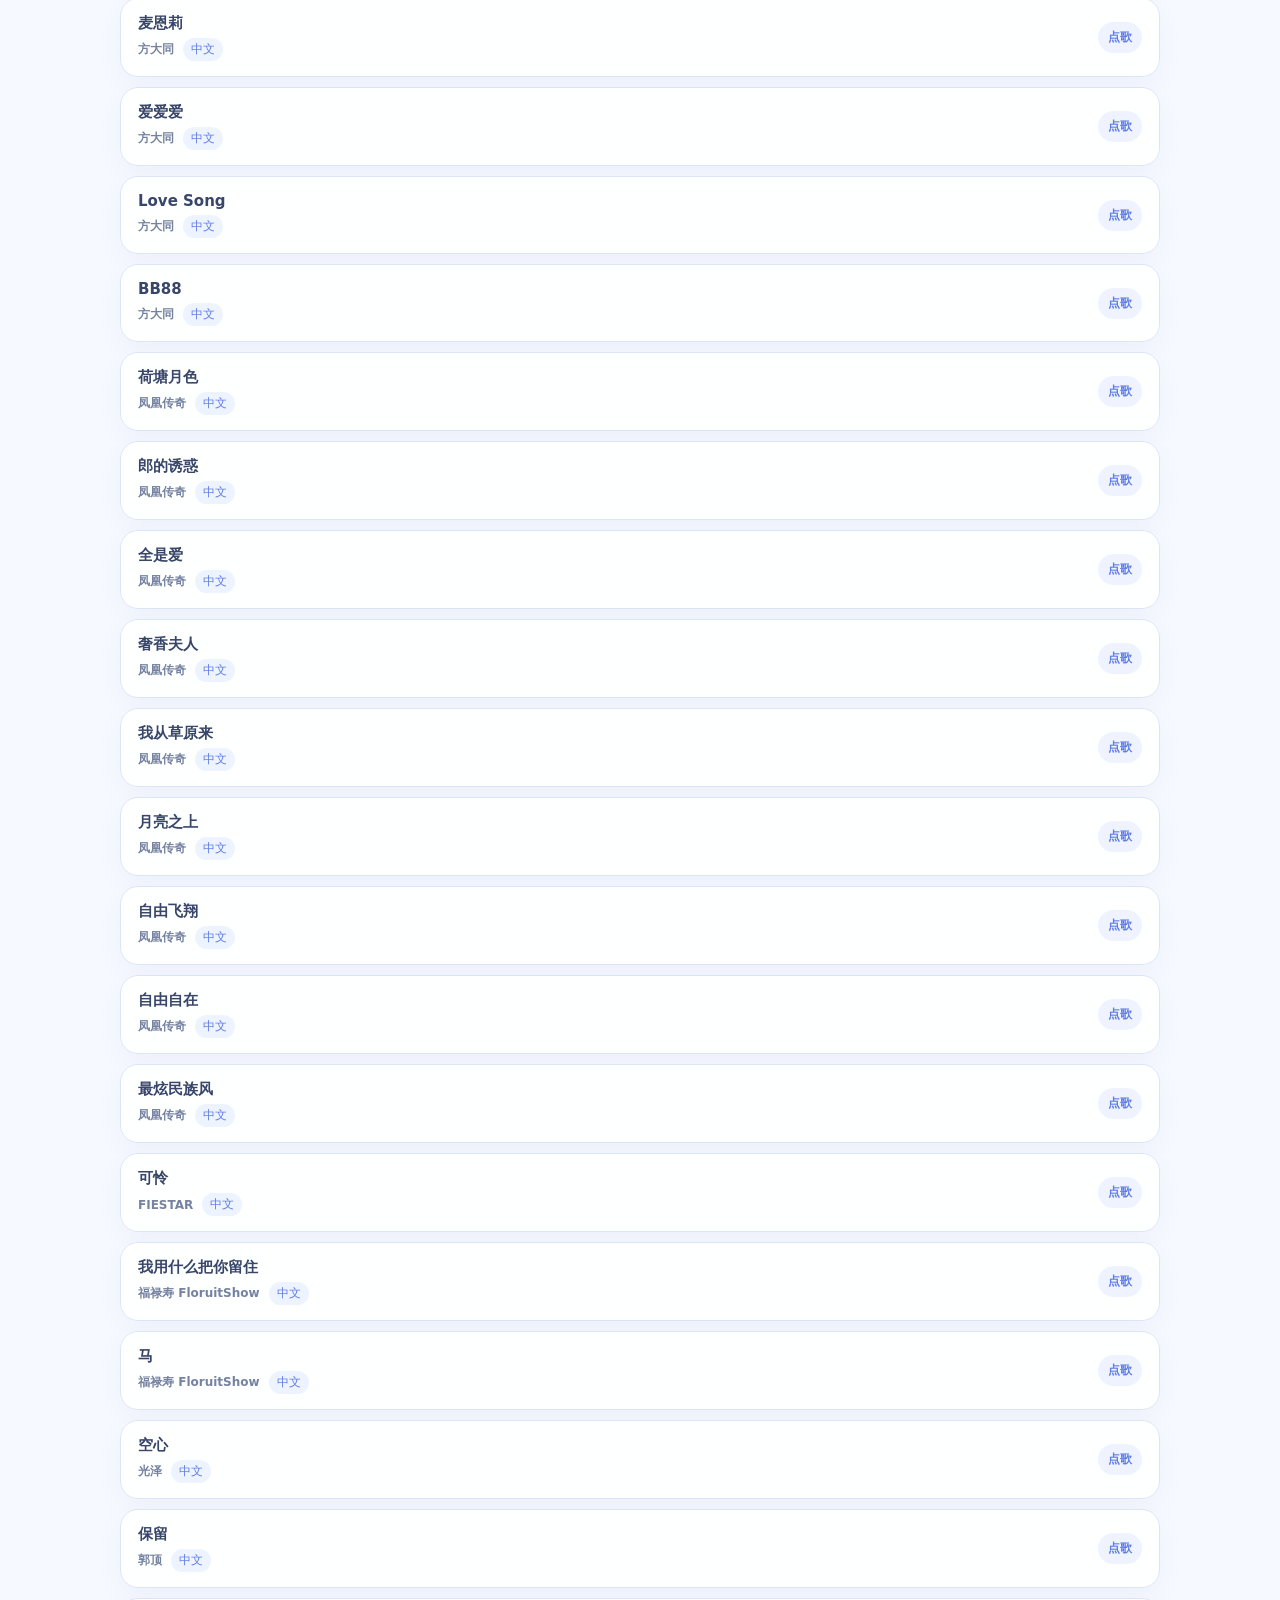
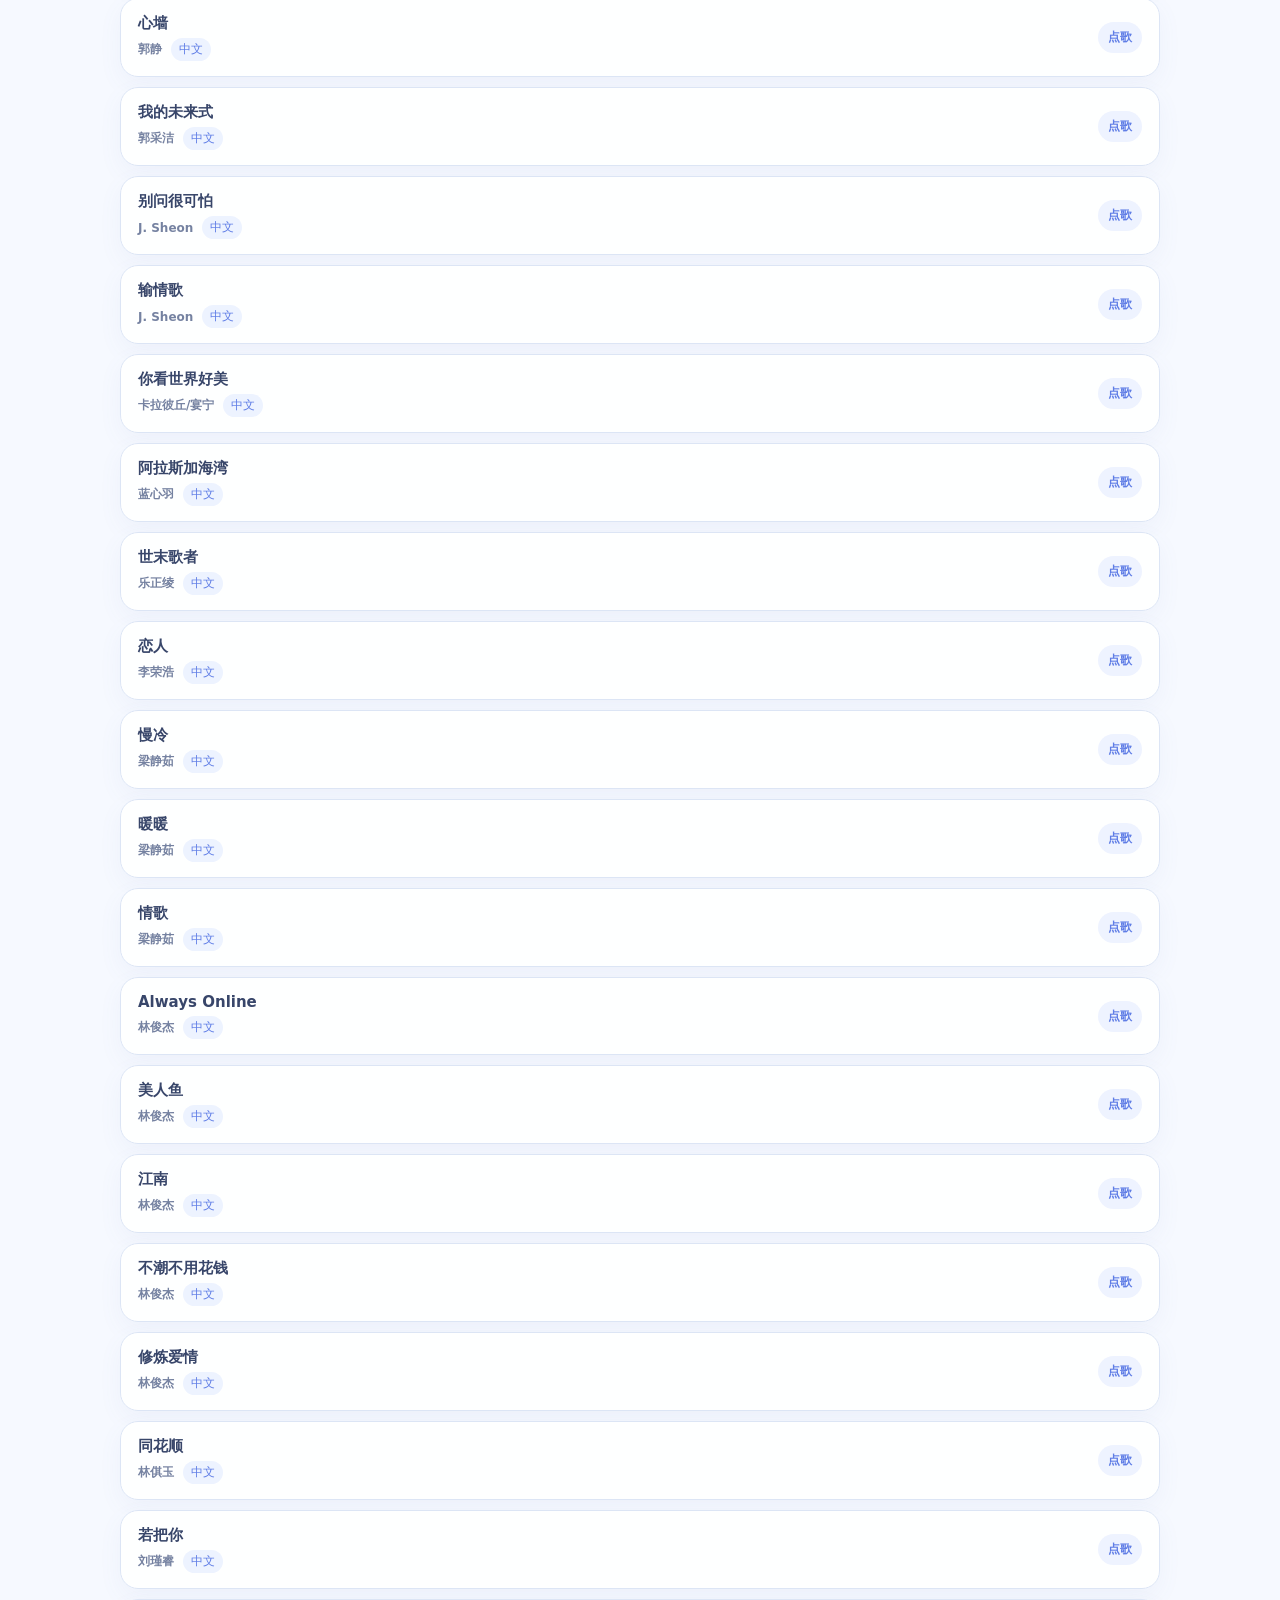
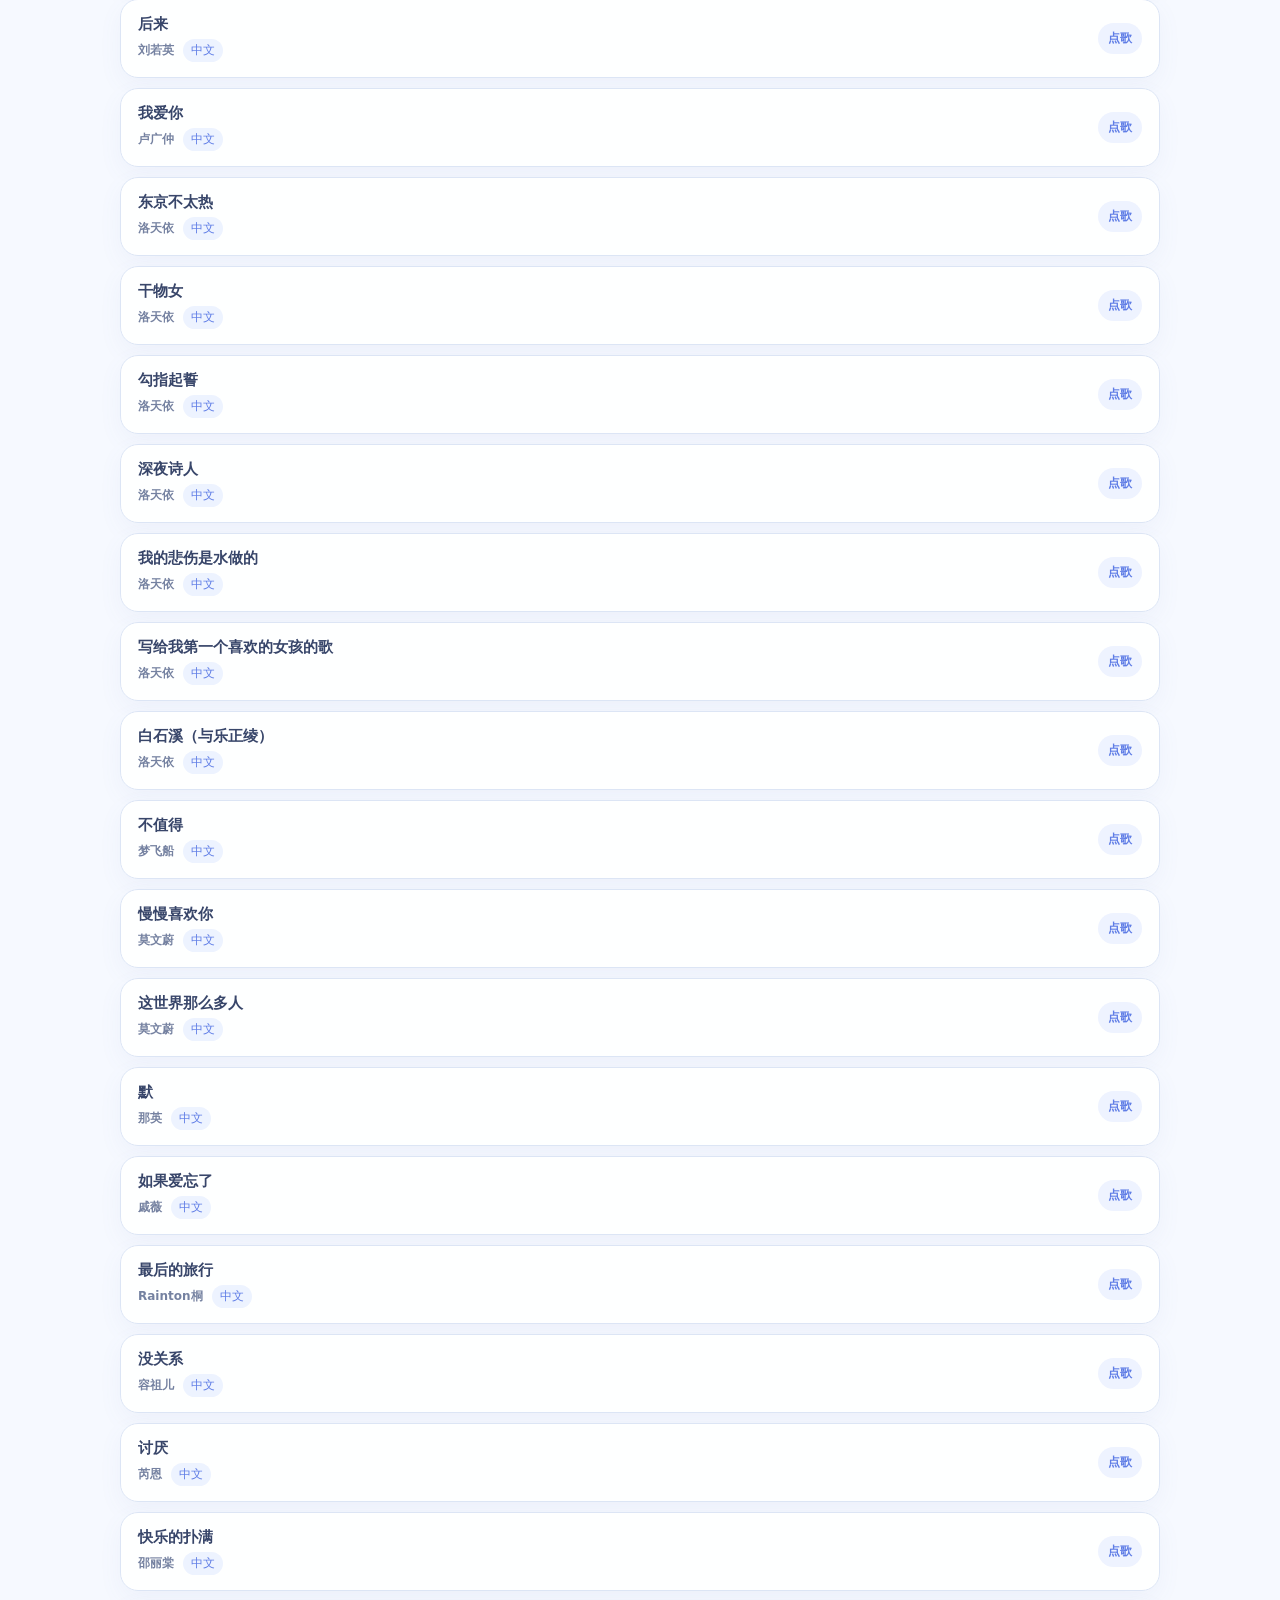
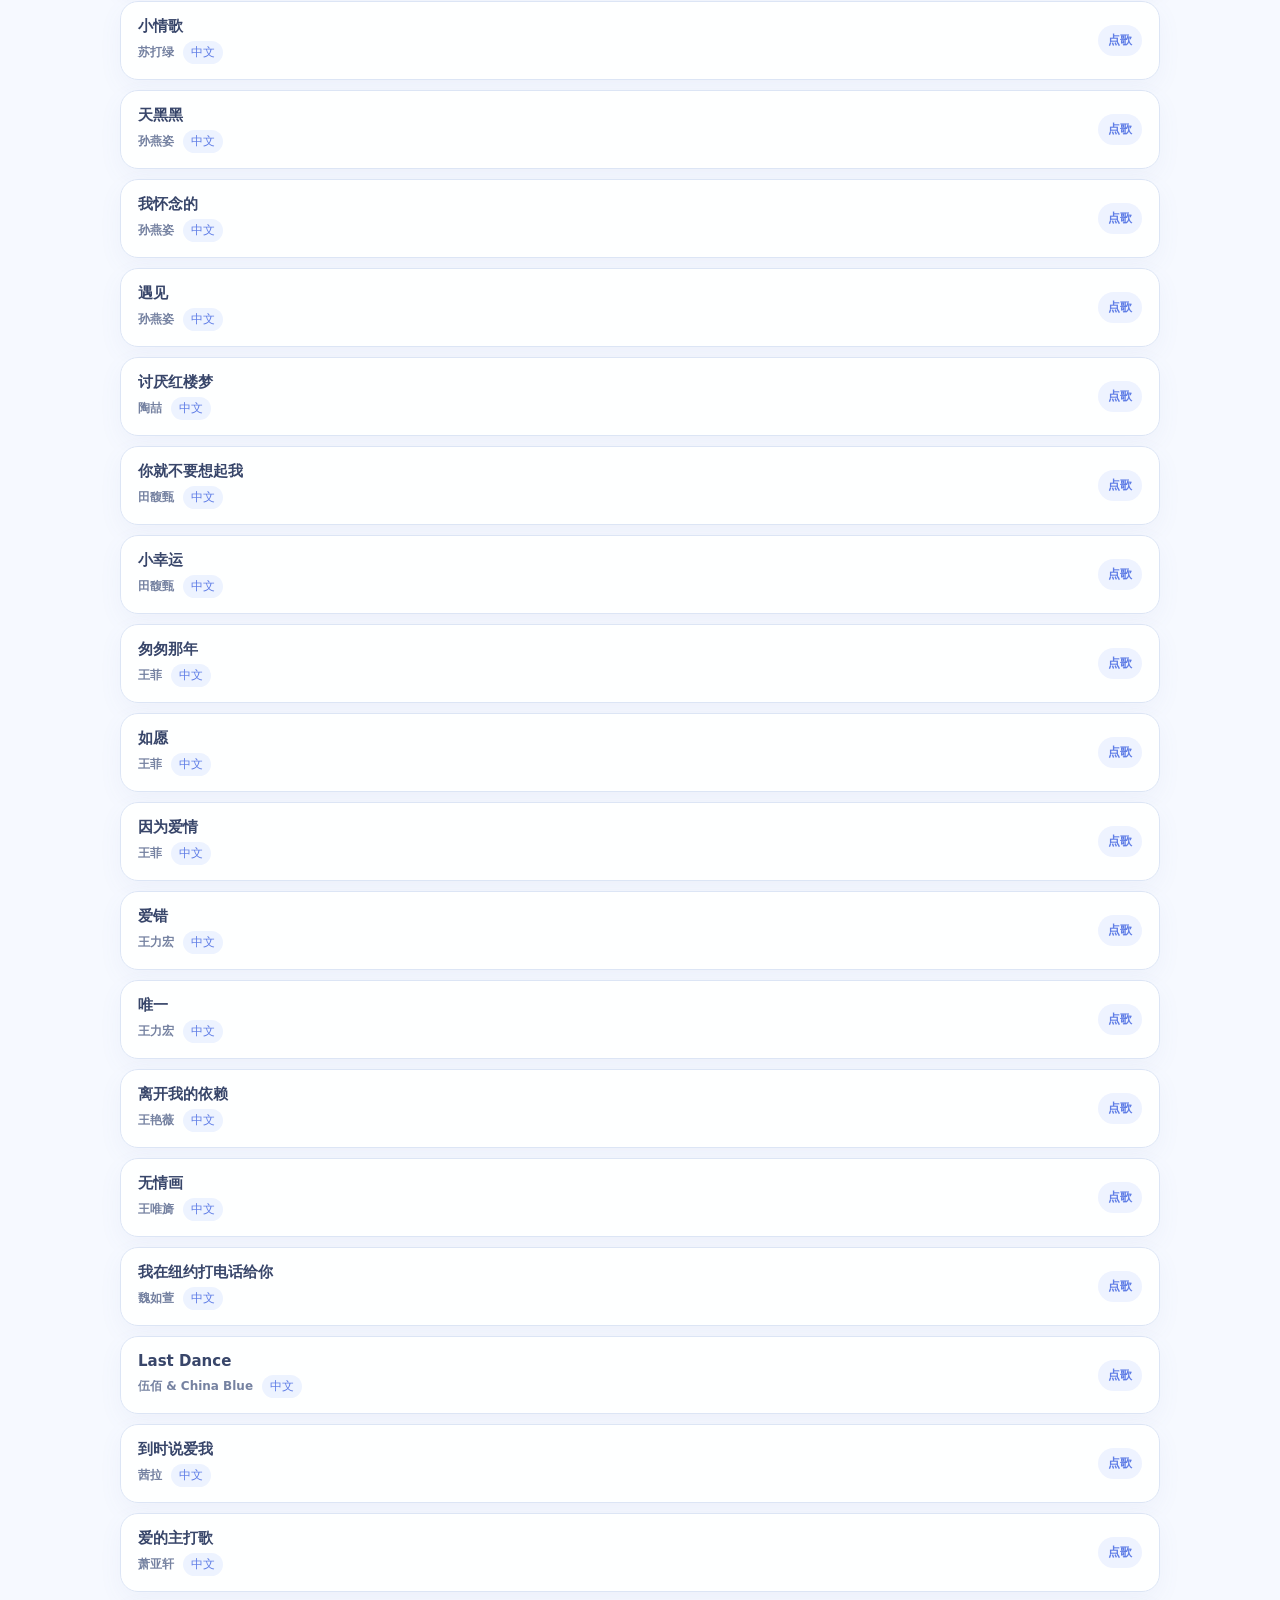
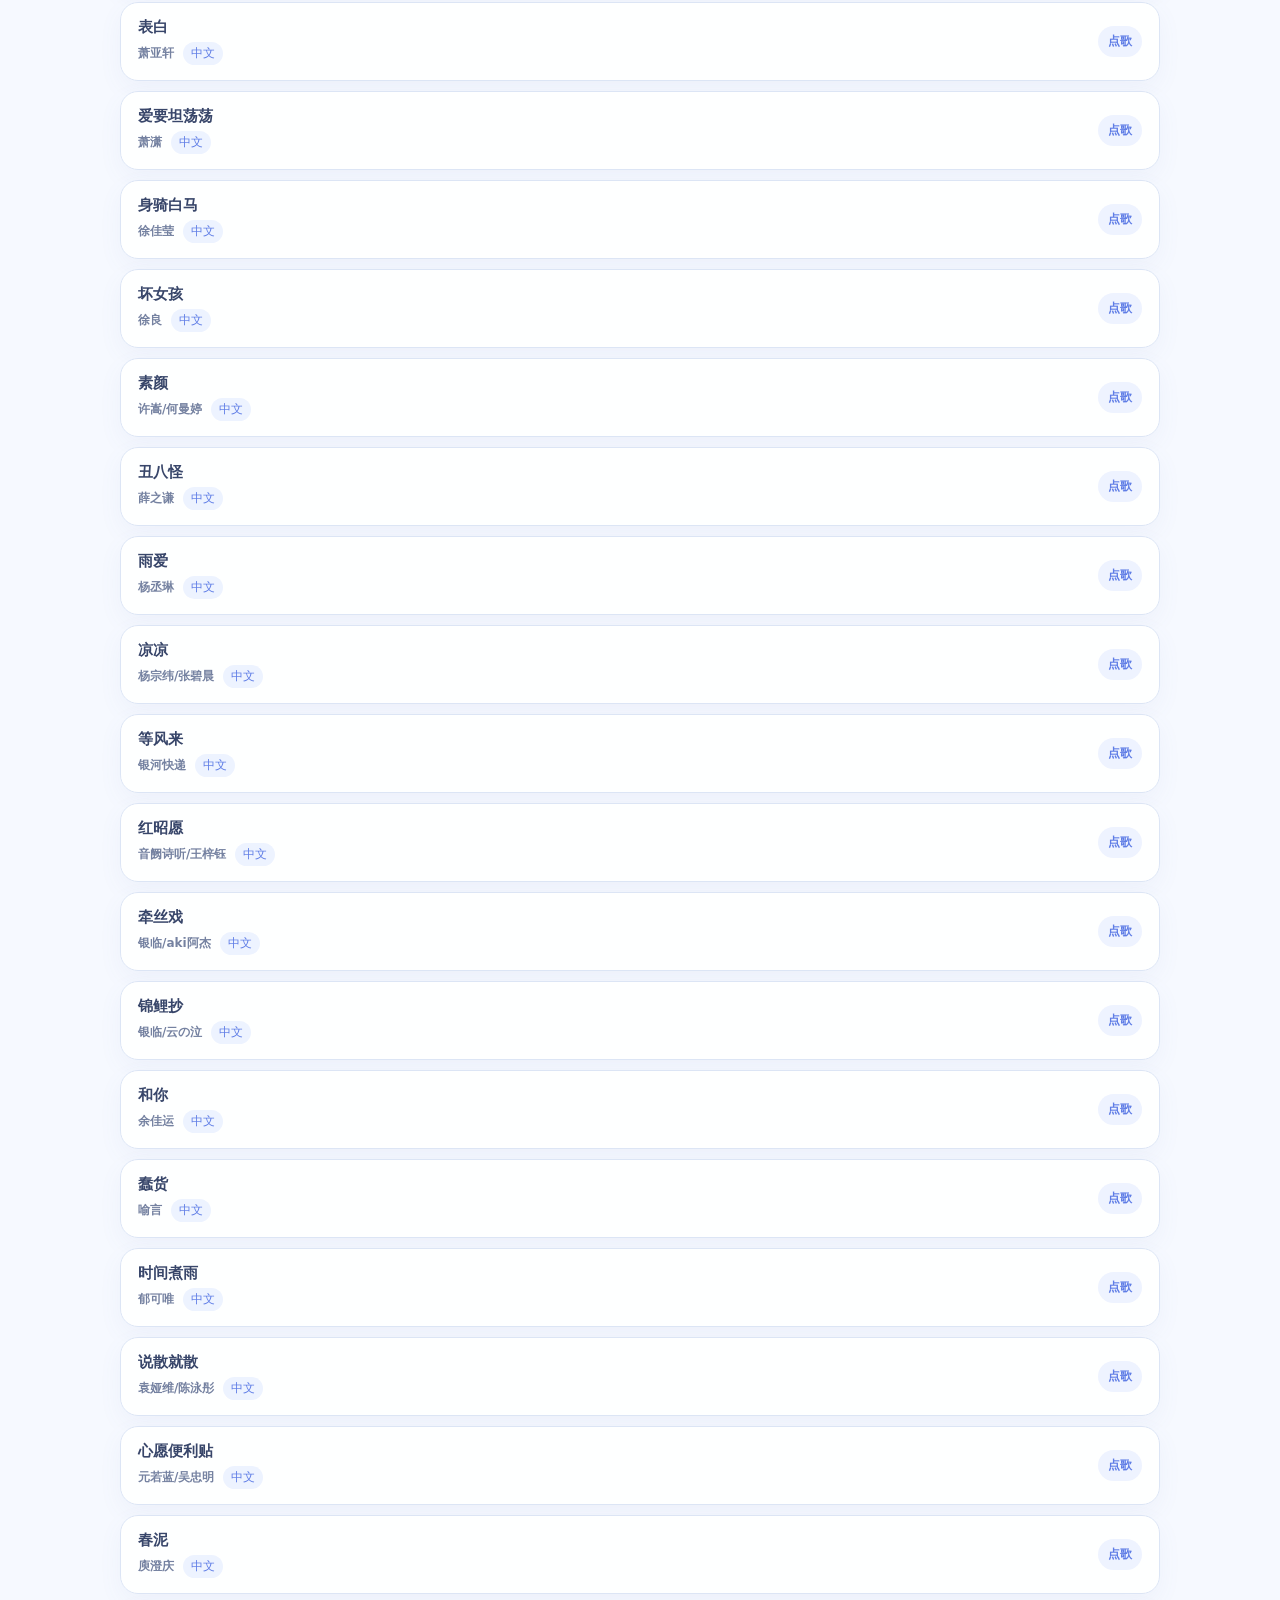
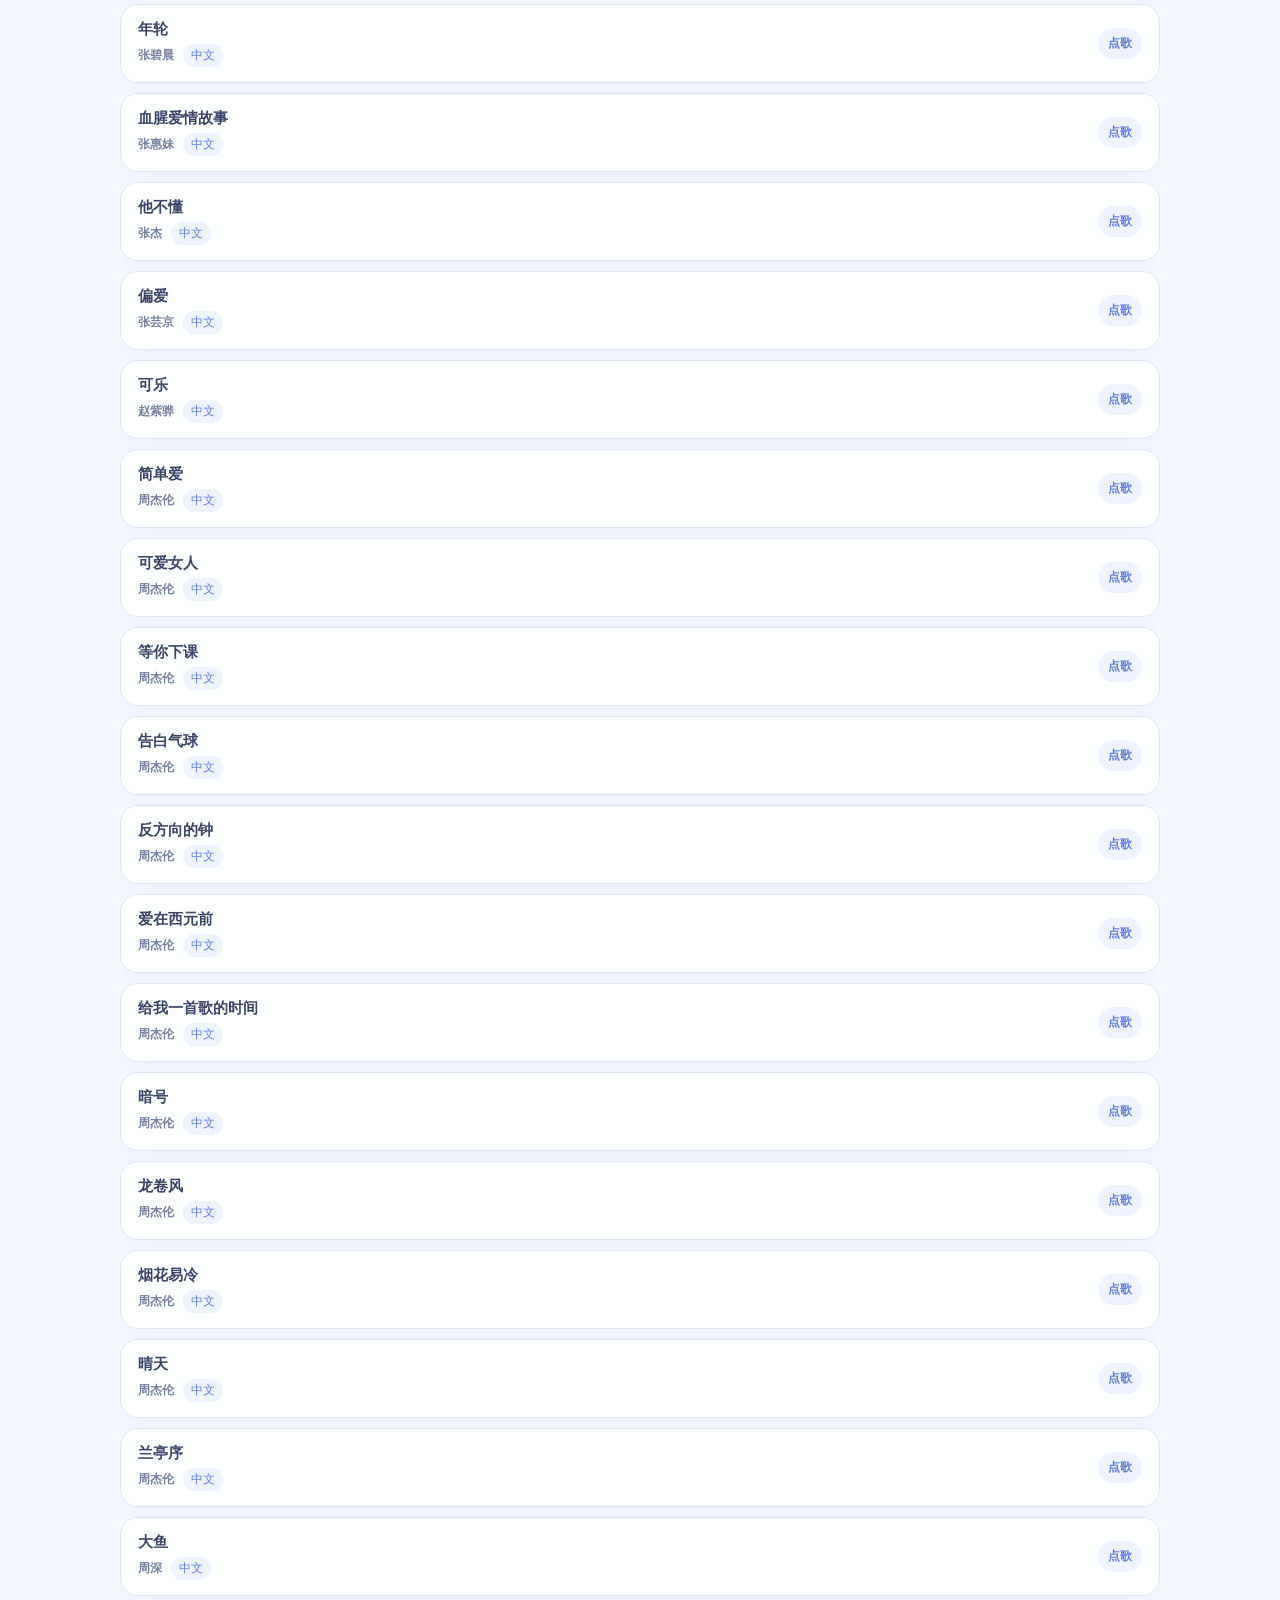
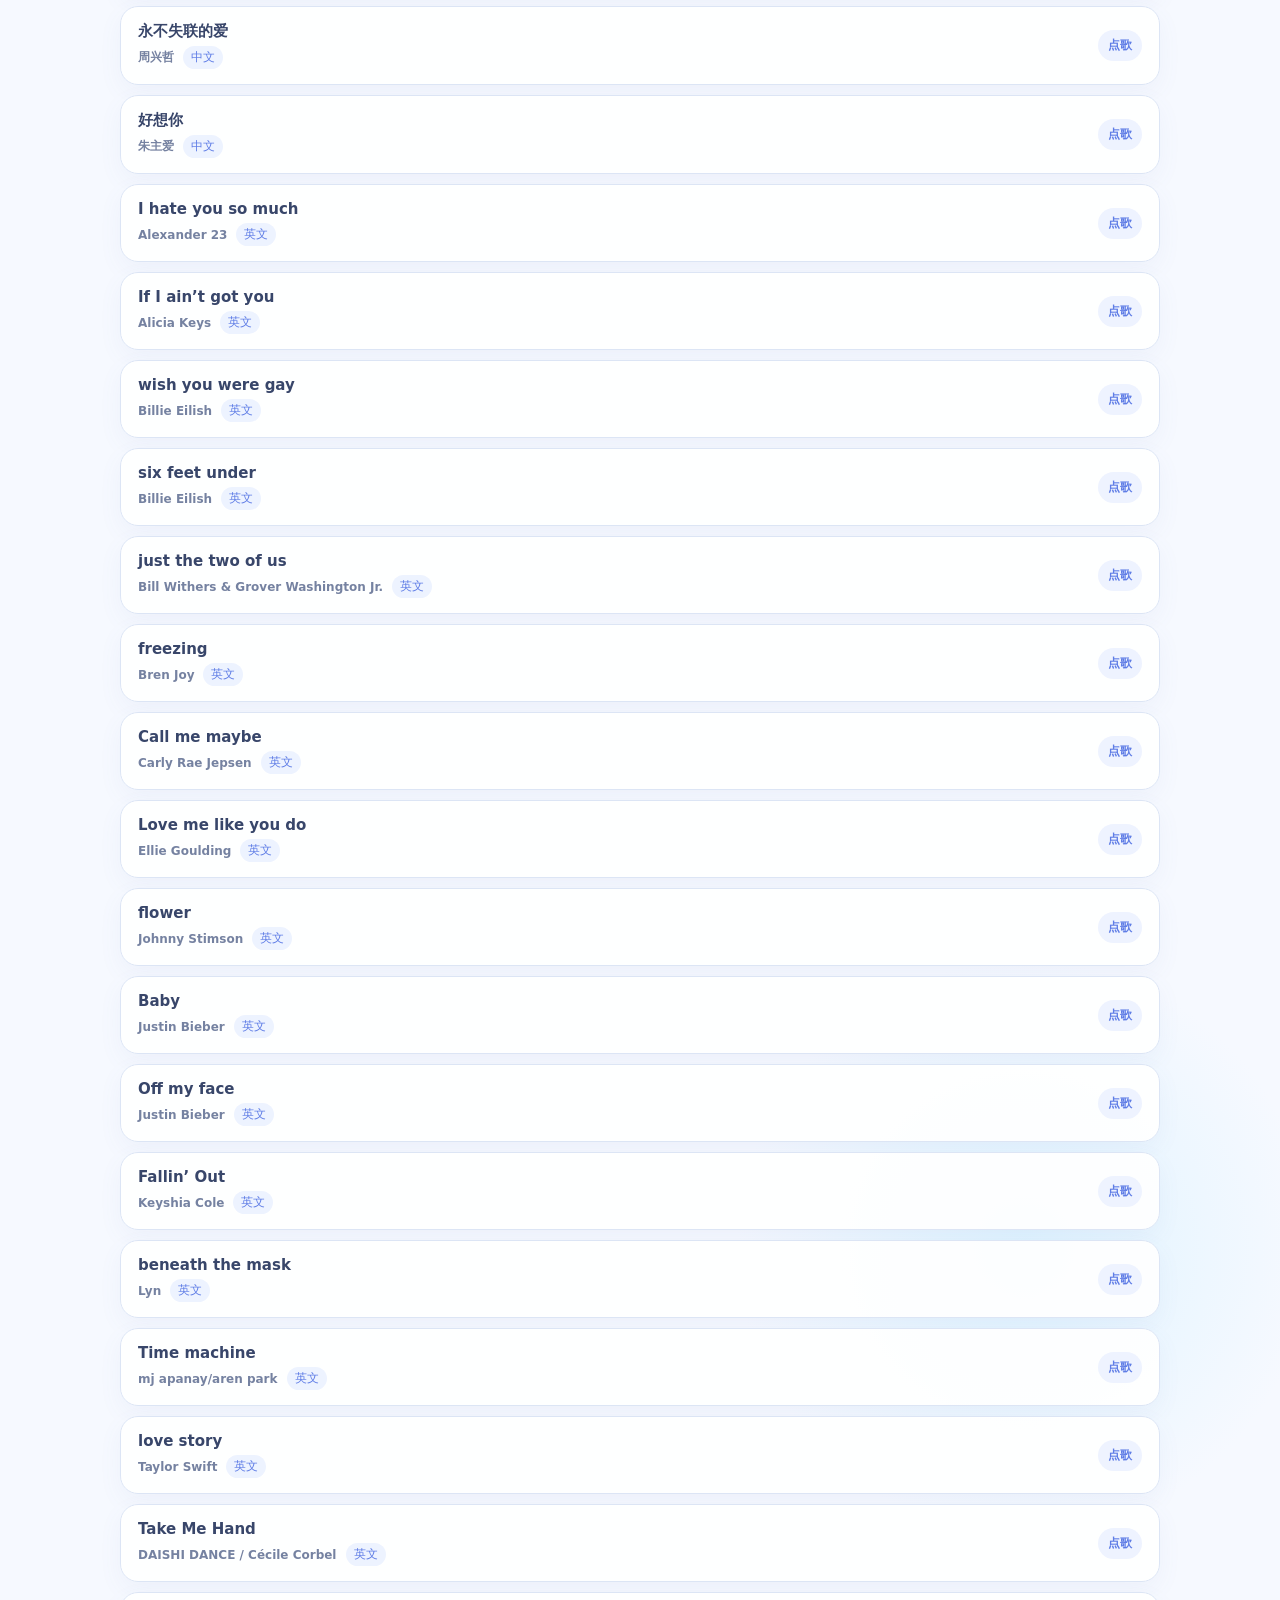
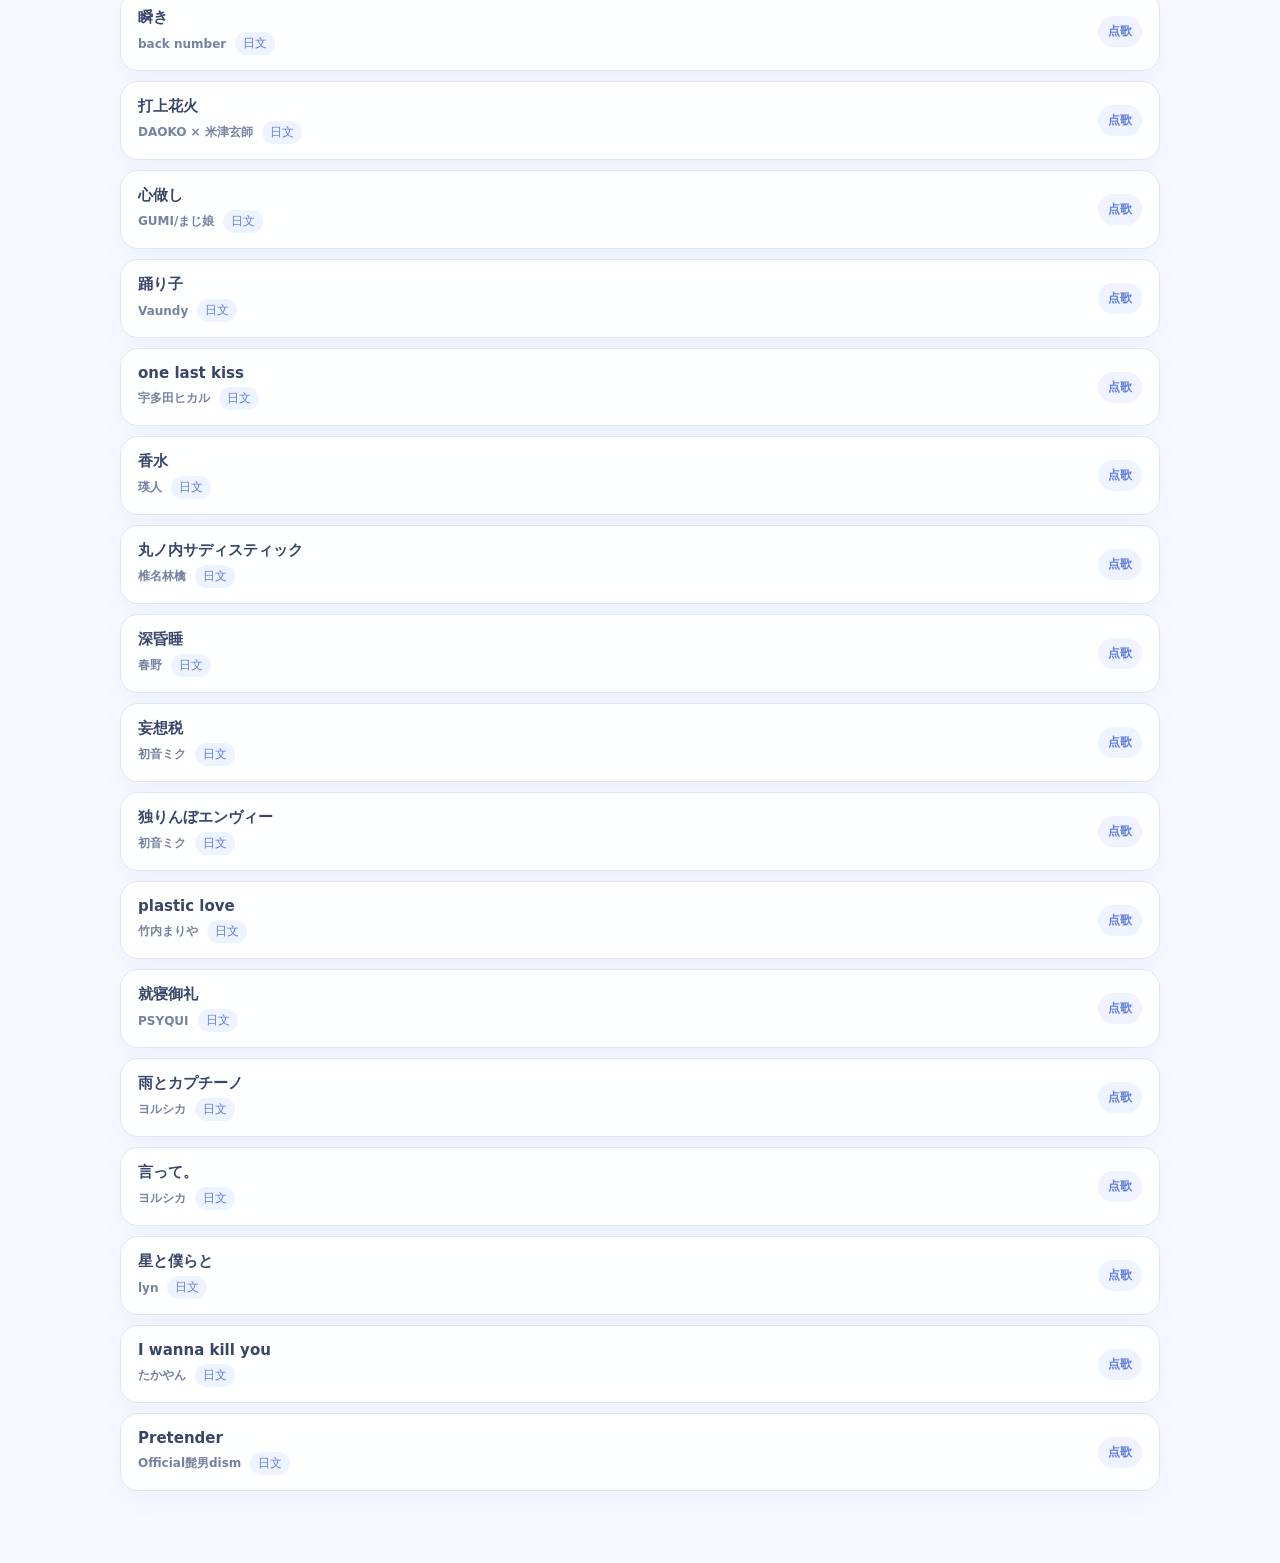
<file: aibomen/riyu/index.html>
<!doctype html>
<html lang="zh-CN">
<head>
  <meta charset="utf-8" />
  <meta name="viewport" content="width=device-width,initial-scale=1,viewport-fit=cover" />
  <meta name="theme-color" content="#d9e8ff" />
  <meta name="description" content="莉由_riyu 的个人点歌单" />
  <title>莉由_riyu · 点歌单</title>
  <link rel="icon" href="avatar.webp" />
  <link rel="stylesheet" href="style.css" />
</head>
<body>
  <div class="bg-orb orb-a"></div>
  <div class="bg-orb orb-b"></div>
  <div class="bg-orb orb-c"></div>

  <main class="shell">
    <header class="profile panel">
      <img class="avatar" src="avatar.webp" alt="莉由_riyu头像" />
      <div class="profile-copy">
        <p class="eyebrow">SONG LIST</p>
        <h1>莉由_riyu</h1>
        <p class="tagline">莉由会一直都在，要多来点歌哦♪  ~</p>
        <div class="profile-links">
          <a class="link-button" href="../../">爱播们</a>
          <a class="link-button" href="https://space.bilibili.com/3707043280063388" target="_blank" rel="noreferrer">Bilibili 主页 ↗</a>
        </div>
      </div>
      <div class="summary" aria-label="歌曲统计">
        <strong id="totalCount">--</strong>
        <span>首歌曲</span>
      </div>
    </header>

    <section class="controls panel" aria-label="歌单筛选">
      <div class="search-row">
        <label class="search-box">
          <span aria-hidden="true">⌕</span>
          <input id="searchInput" type="search" placeholder="搜索歌名 / 歌手 / 分类…" autocomplete="off" />
        </label>
        <button id="randomBtn" class="primary-button" type="button">🎲 随机选歌</button>
      </div>

      <div class="filter-row">
        <div id="genreFilters" class="chips" aria-label="分类"></div>
        <div class="view-switch" aria-label="显示方式">
          <button id="listViewBtn" type="button" class="view-button active" title="列表模式">☷</button>
          <button id="gridViewBtn" type="button" class="view-button" title="卡片模式">▦</button>
        </div>
      </div>
    </section>

    <section class="list-section">
      <div class="list-head">
        <p id="resultText">正在载入歌单…</p>
        <p class="hint">点击歌曲即可复制「点歌 歌名」</p>
      </div>
      <div id="songList" class="song-list list-view" aria-live="polite"></div>
      <div id="emptyState" class="empty panel" hidden>
        <div class="empty-icon">♪</div>
        <p>没有找到符合条件的歌曲</p>
      </div>
    </section>
  </main>

  <div id="toast" class="toast" role="status" aria-live="polite"></div>

  <dialog id="randomDialog" class="random-dialog">
    <form method="dialog" class="random-card">
      <button class="dialog-close" value="close" aria-label="关闭">×</button>
      <p class="eyebrow">RANDOM PICK</p>
      <h2 id="randomTitle">随机歌曲</h2>
      <p id="randomMeta"></p>
      <div class="dialog-actions">
        <button id="copyRandomBtn" type="button" class="primary-button">复制点歌</button>
        <button id="againBtn" type="button" class="soft-button">再抽一次</button>
      </div>
    </form>
  </dialog>

  <script src="script.js" defer></script>
</body>
</html>
</file>
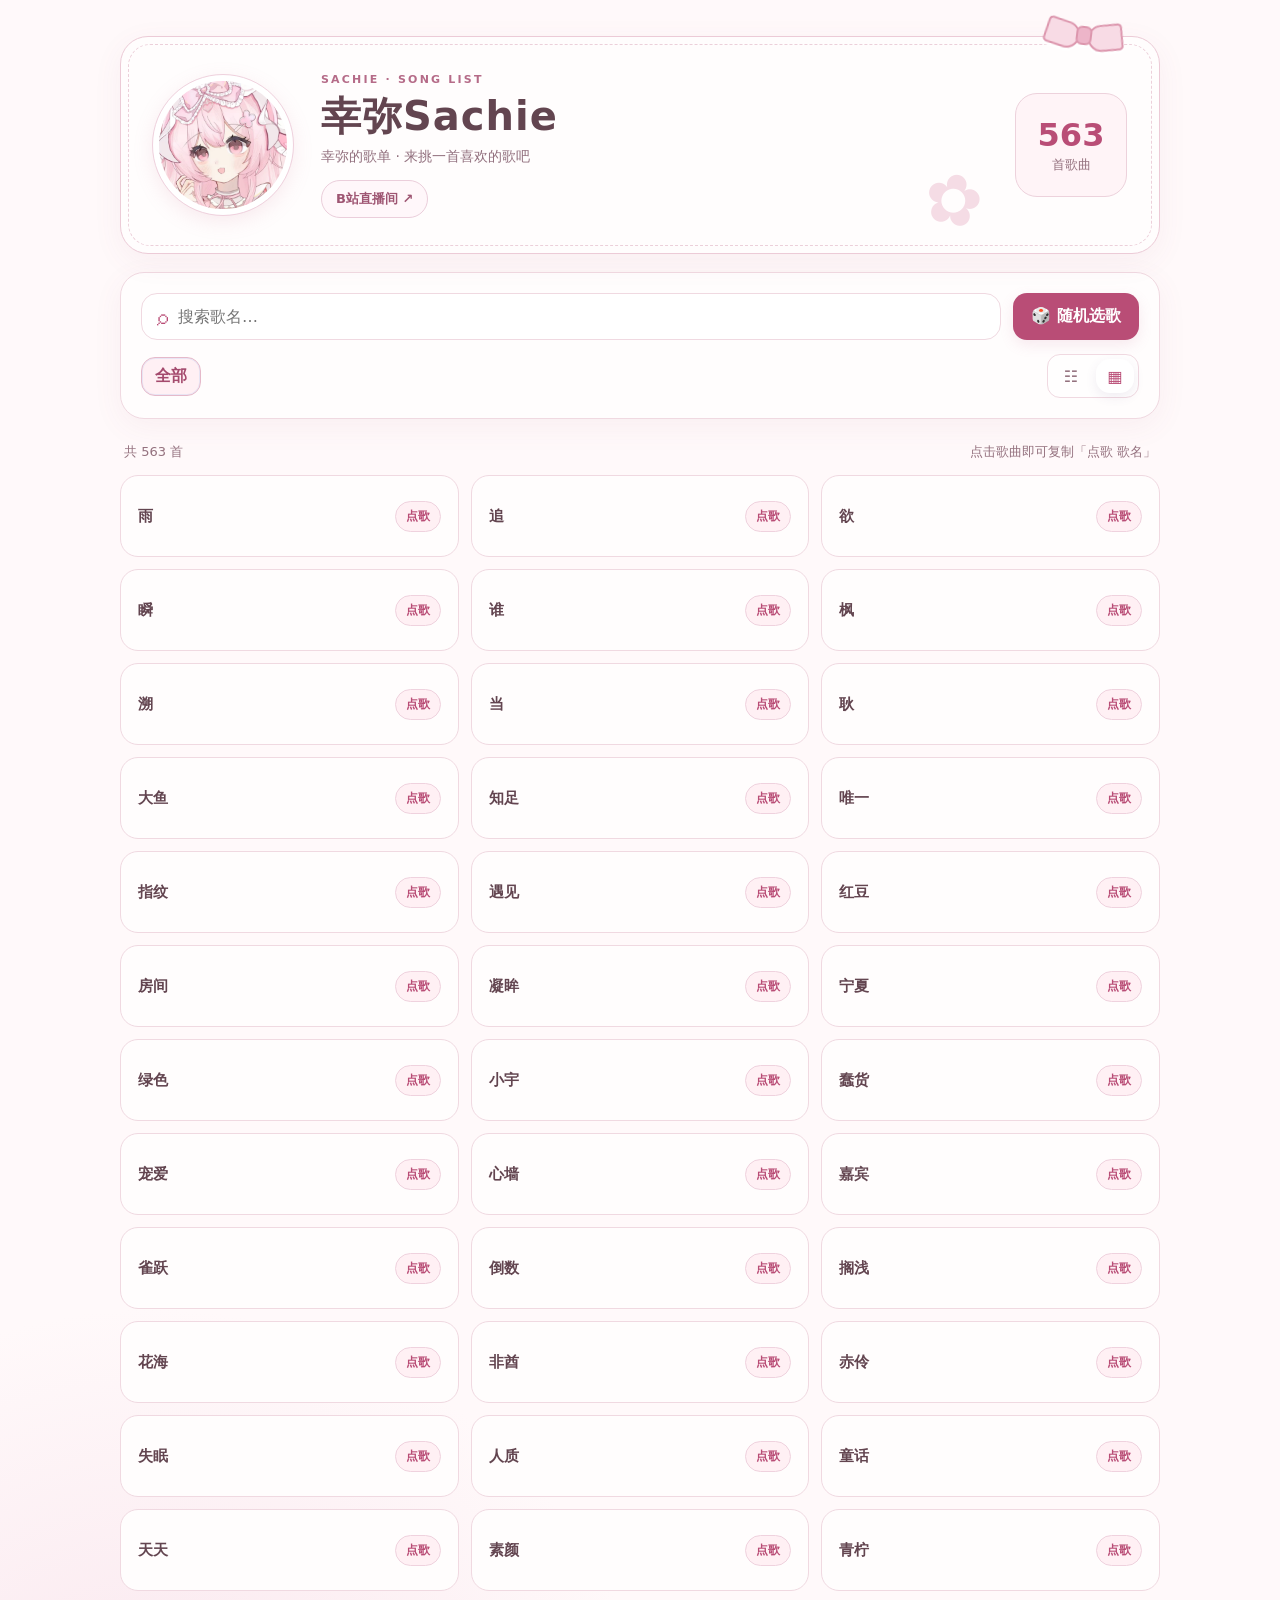
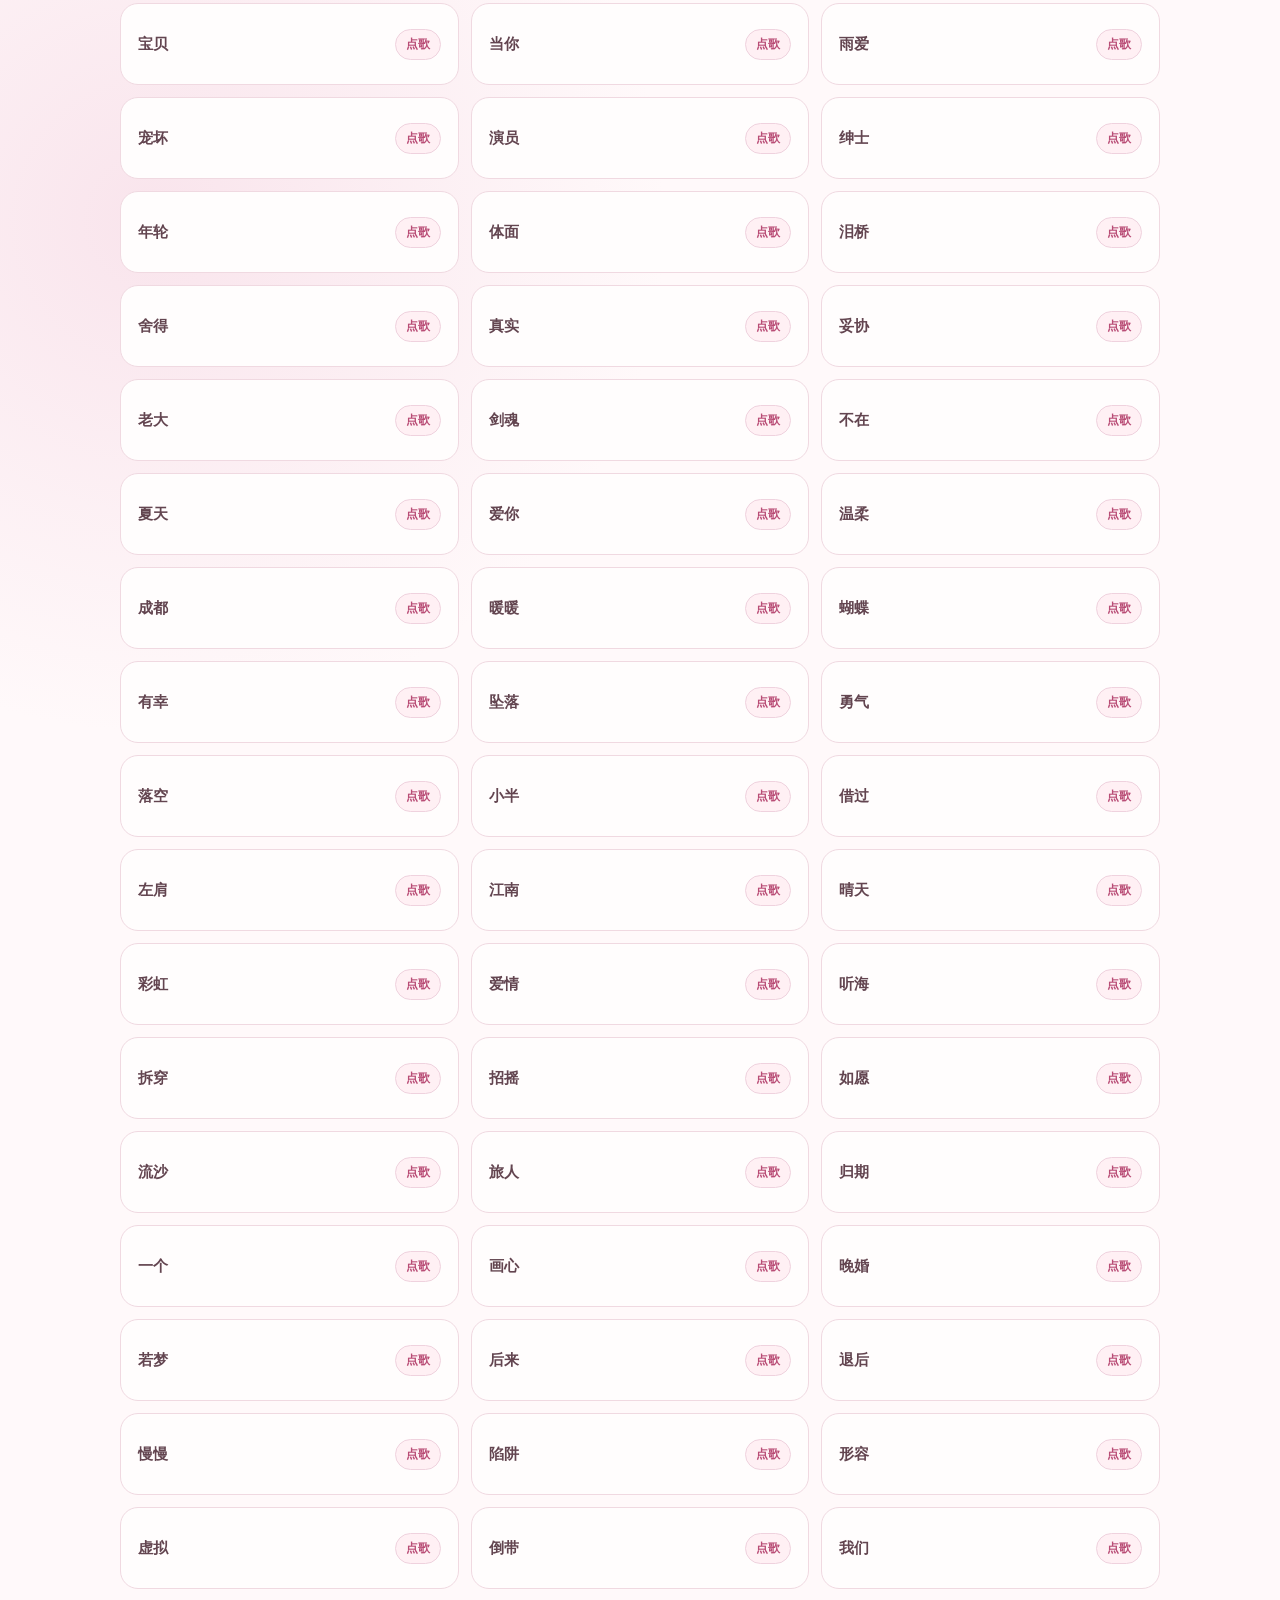
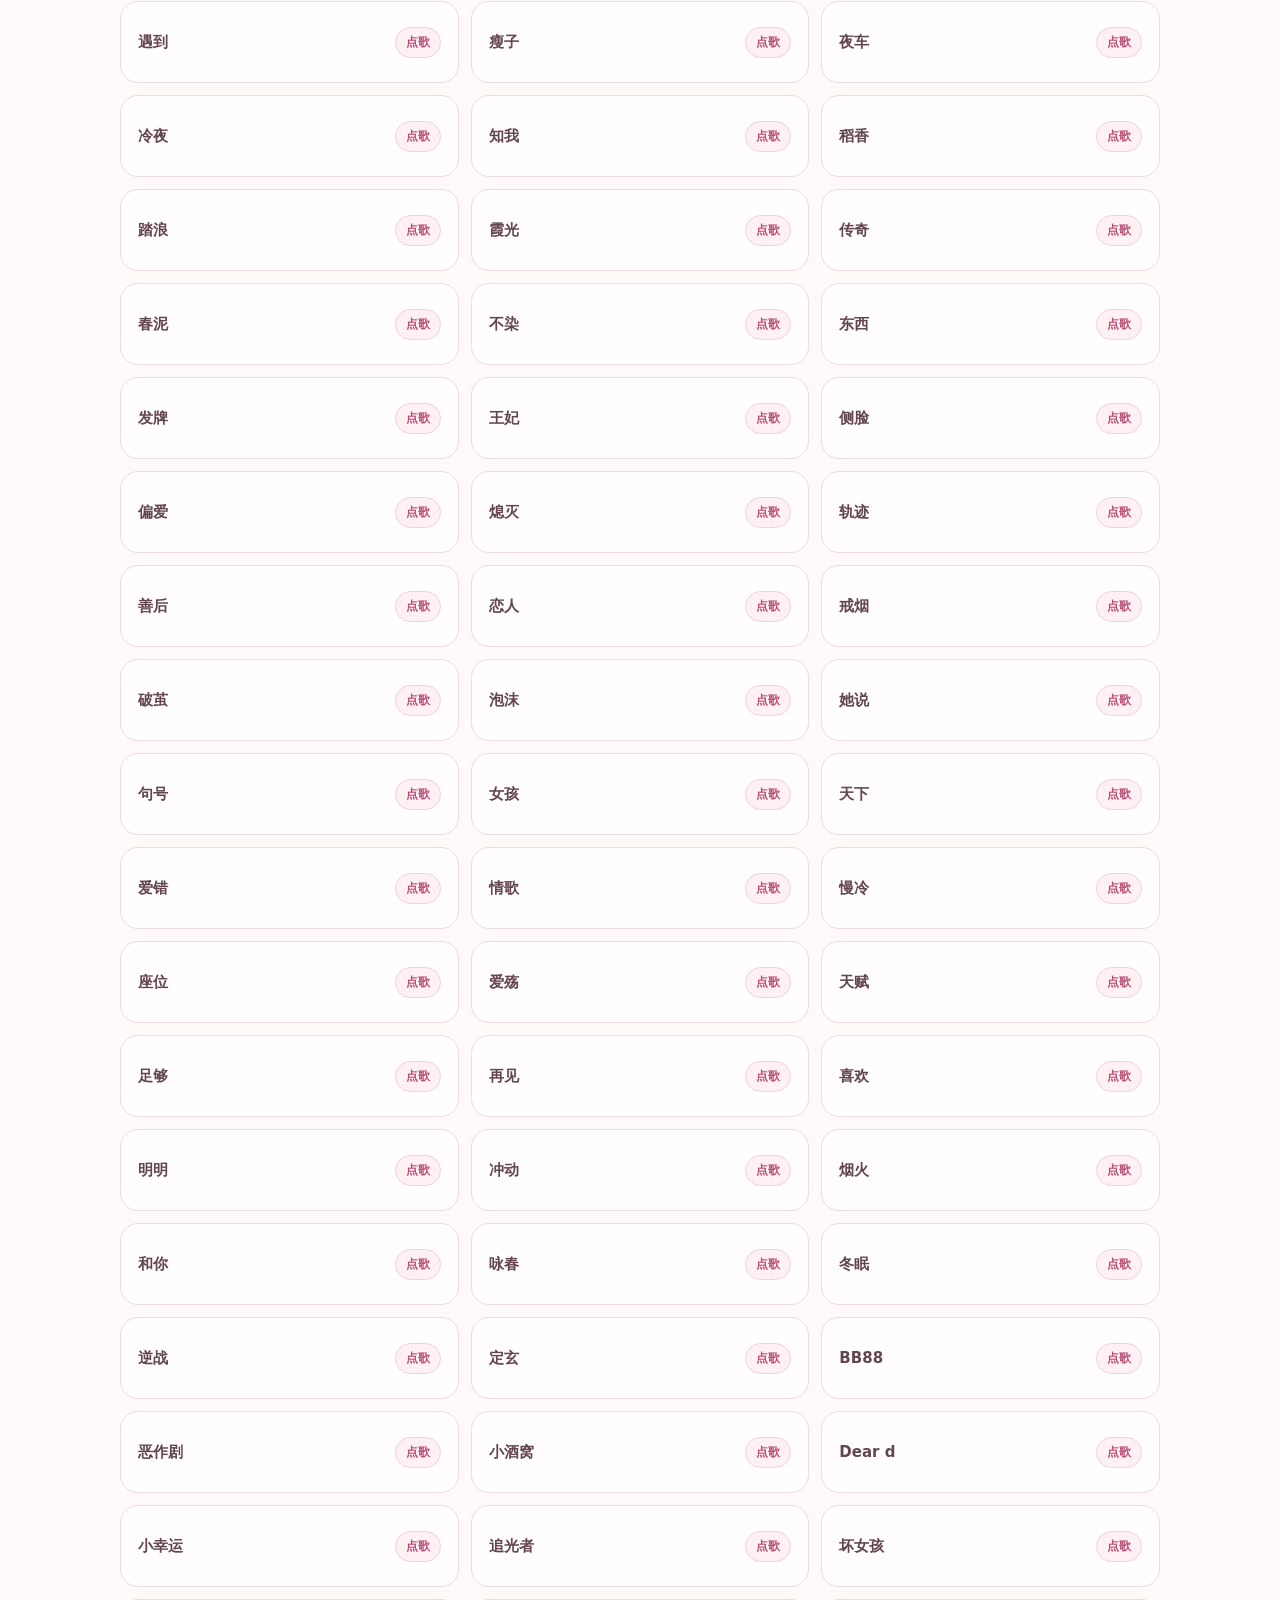
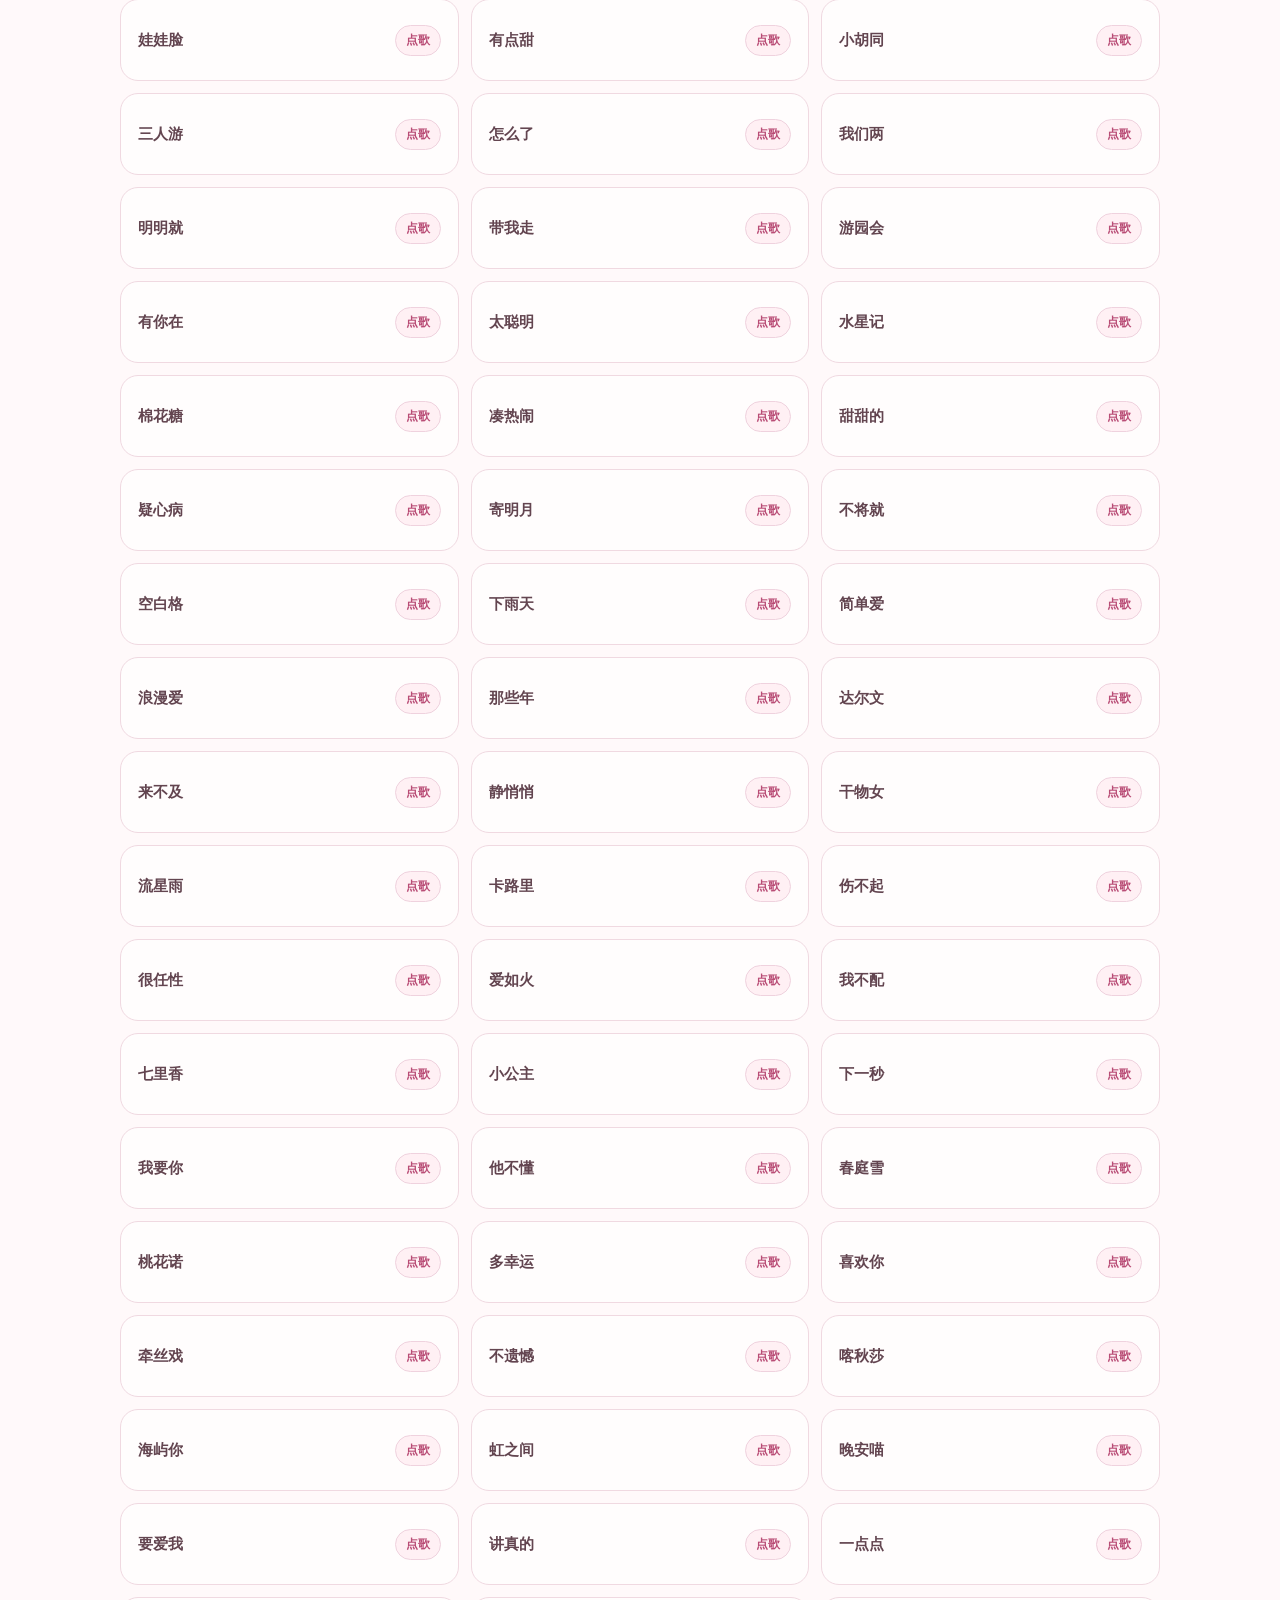
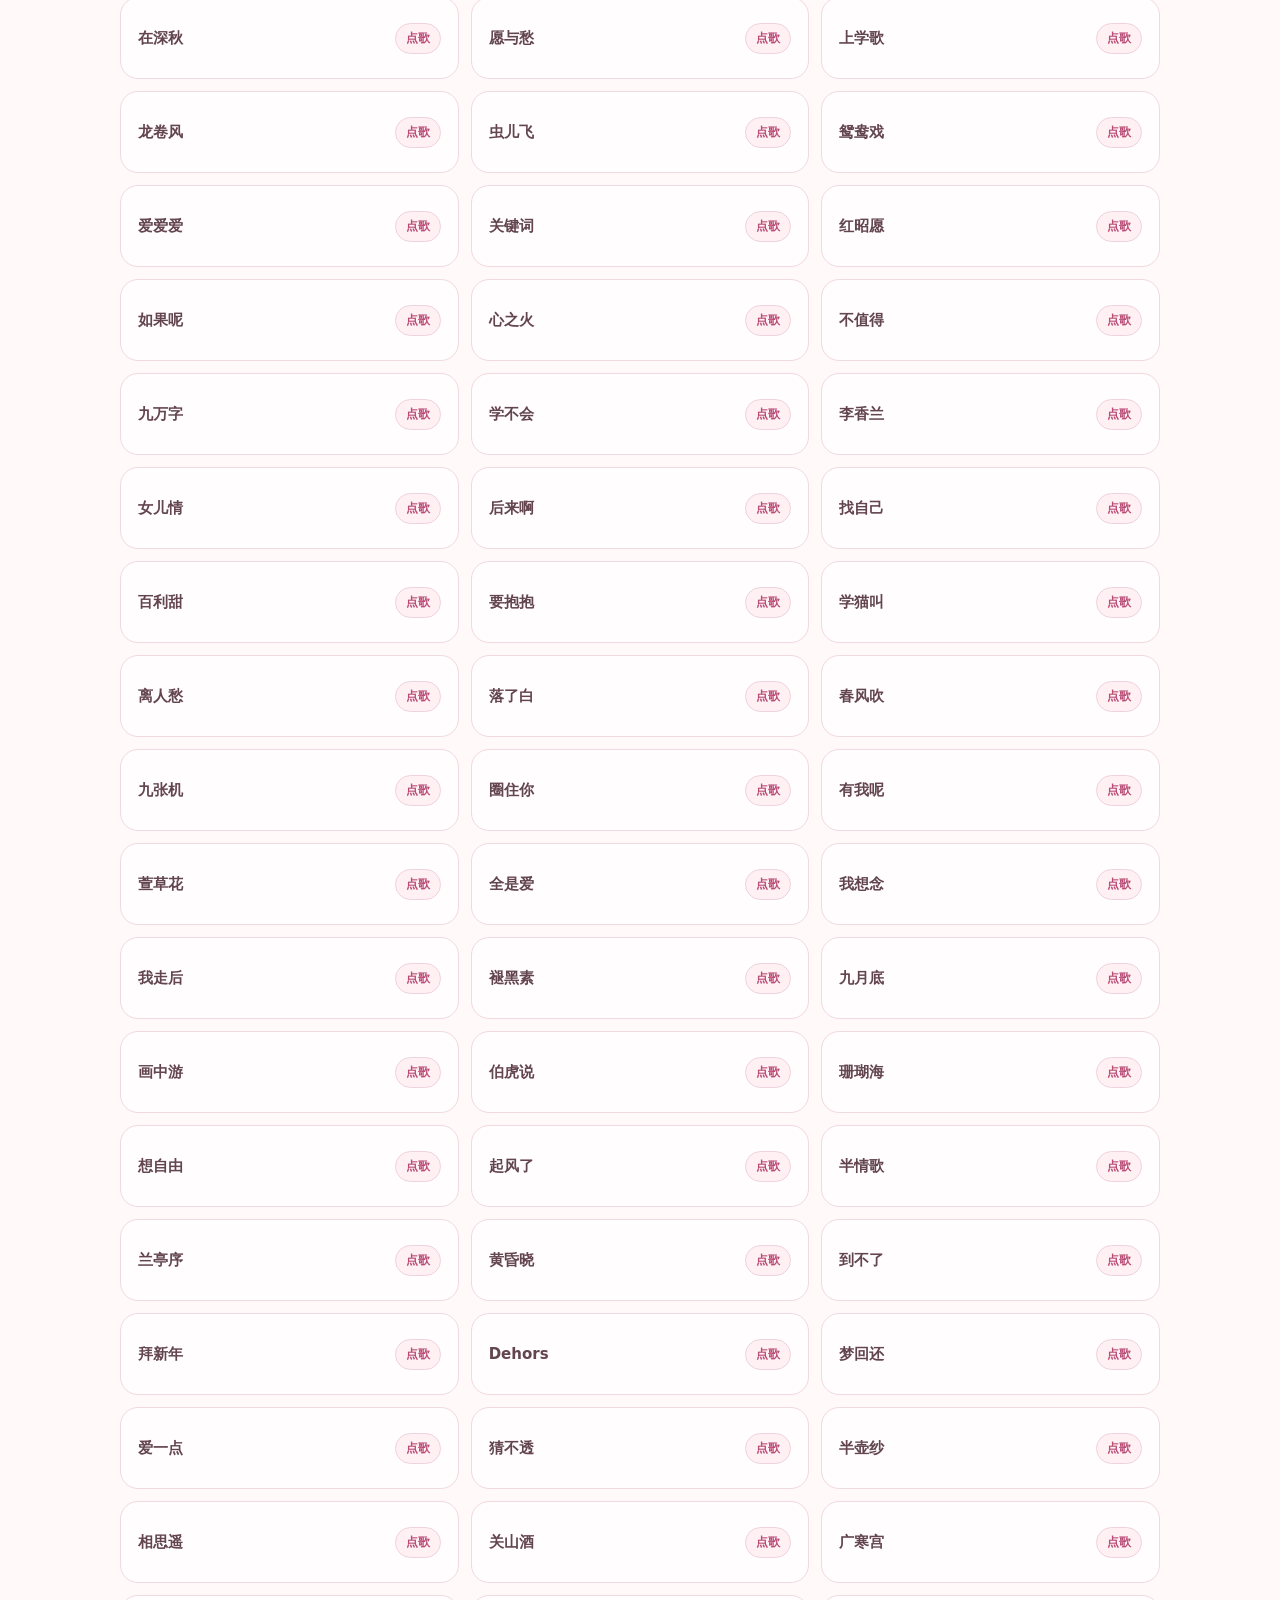
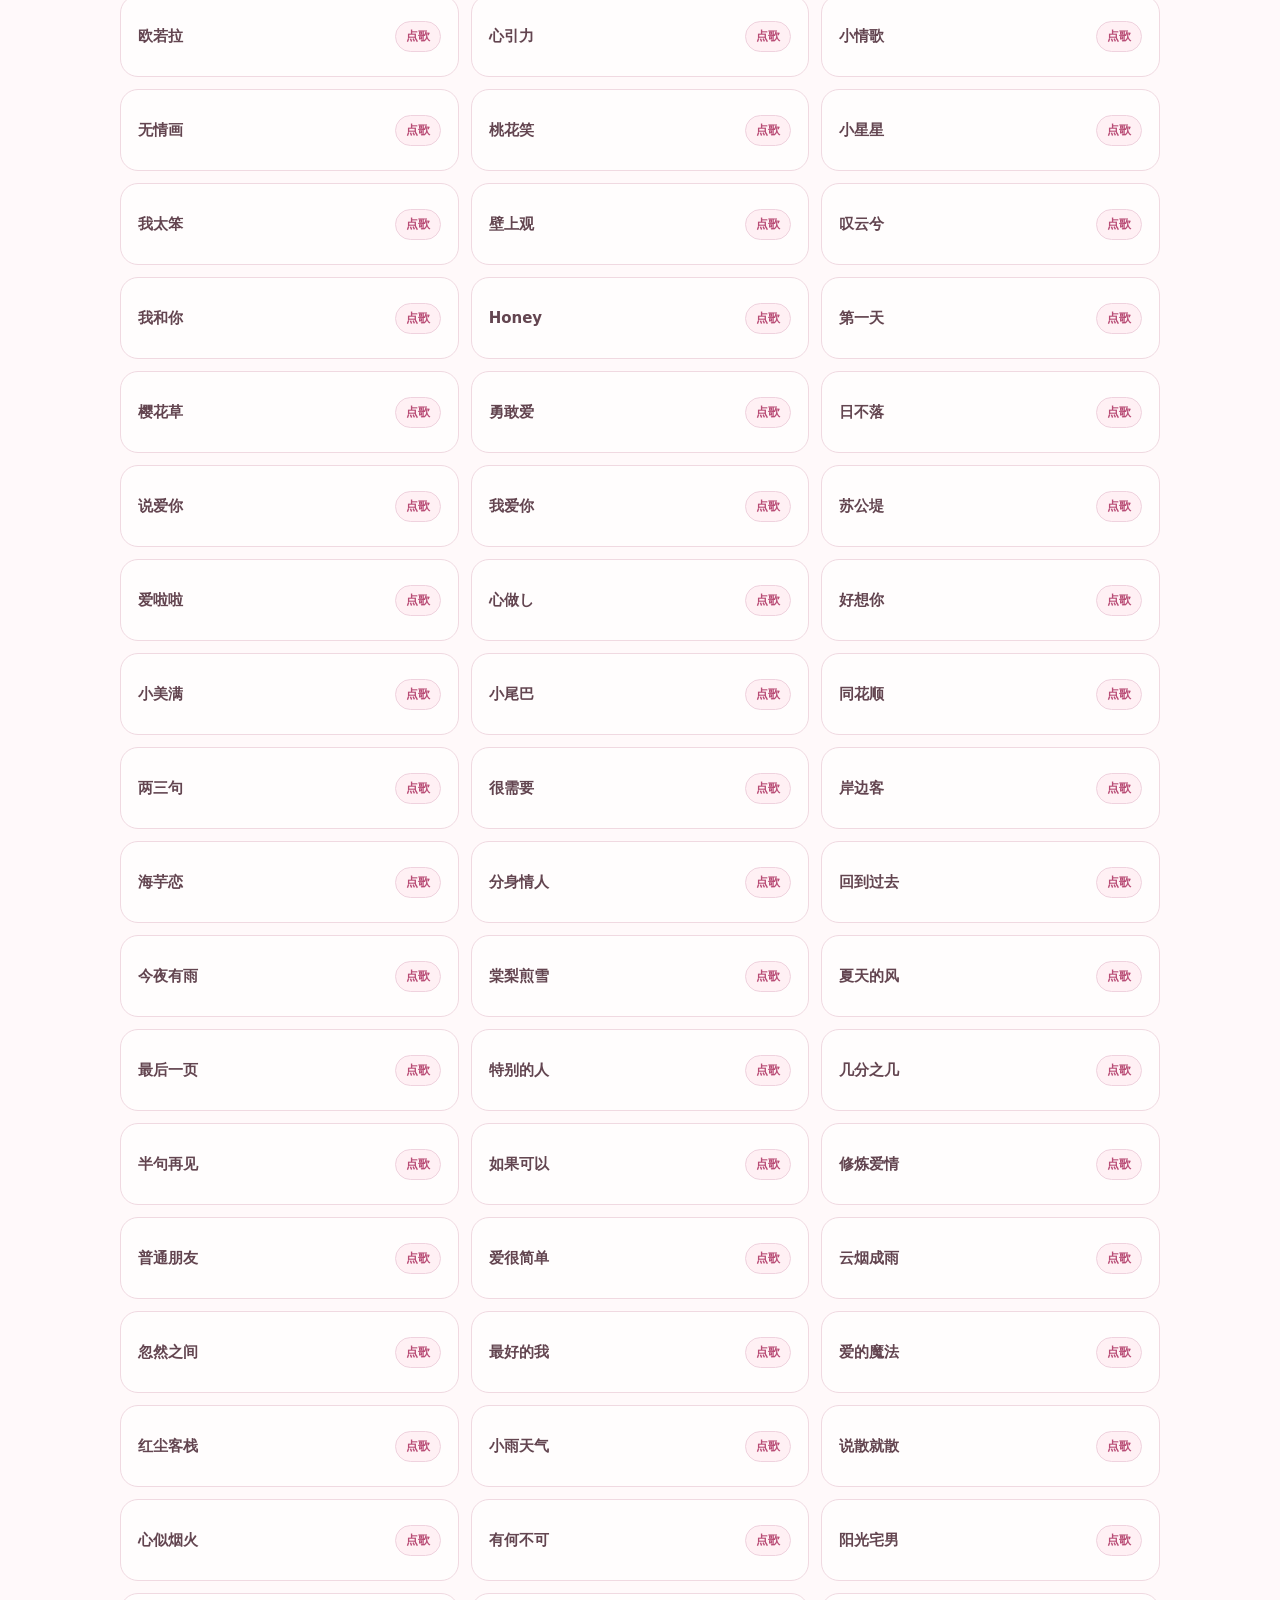
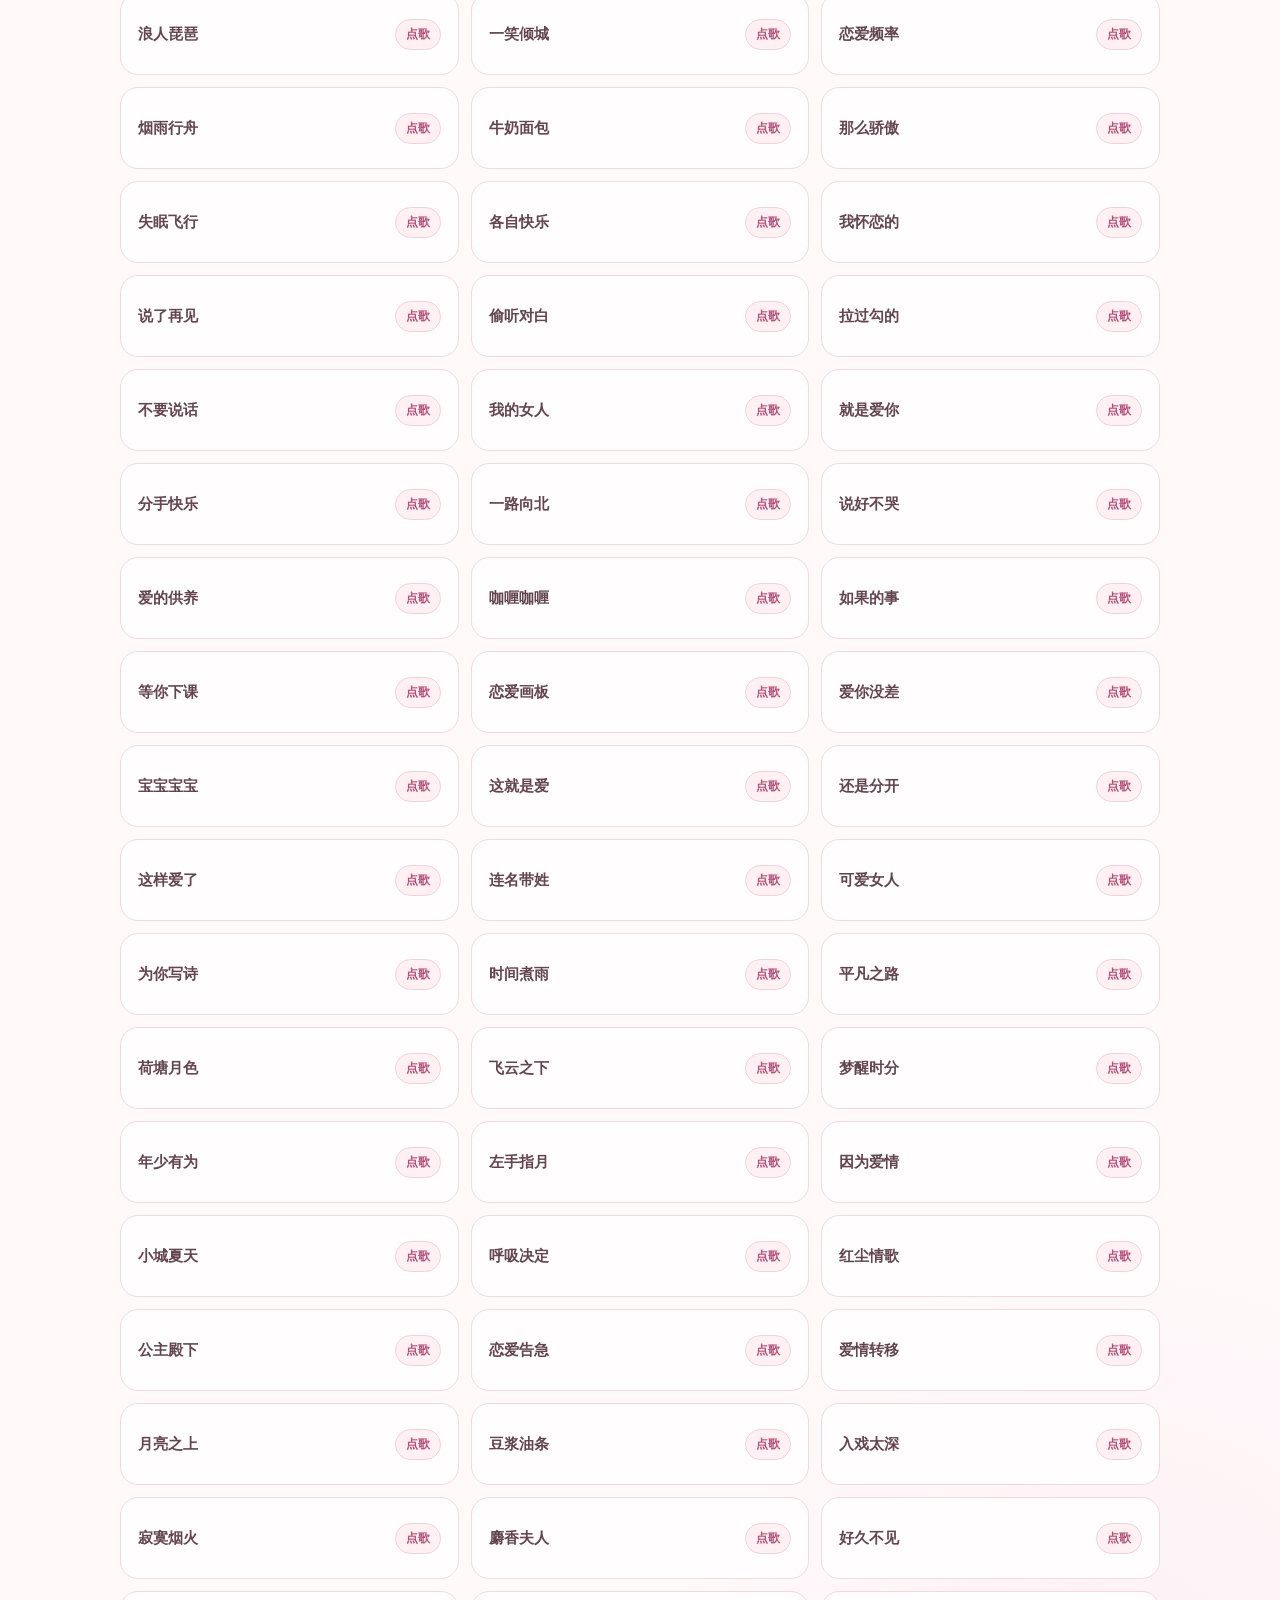
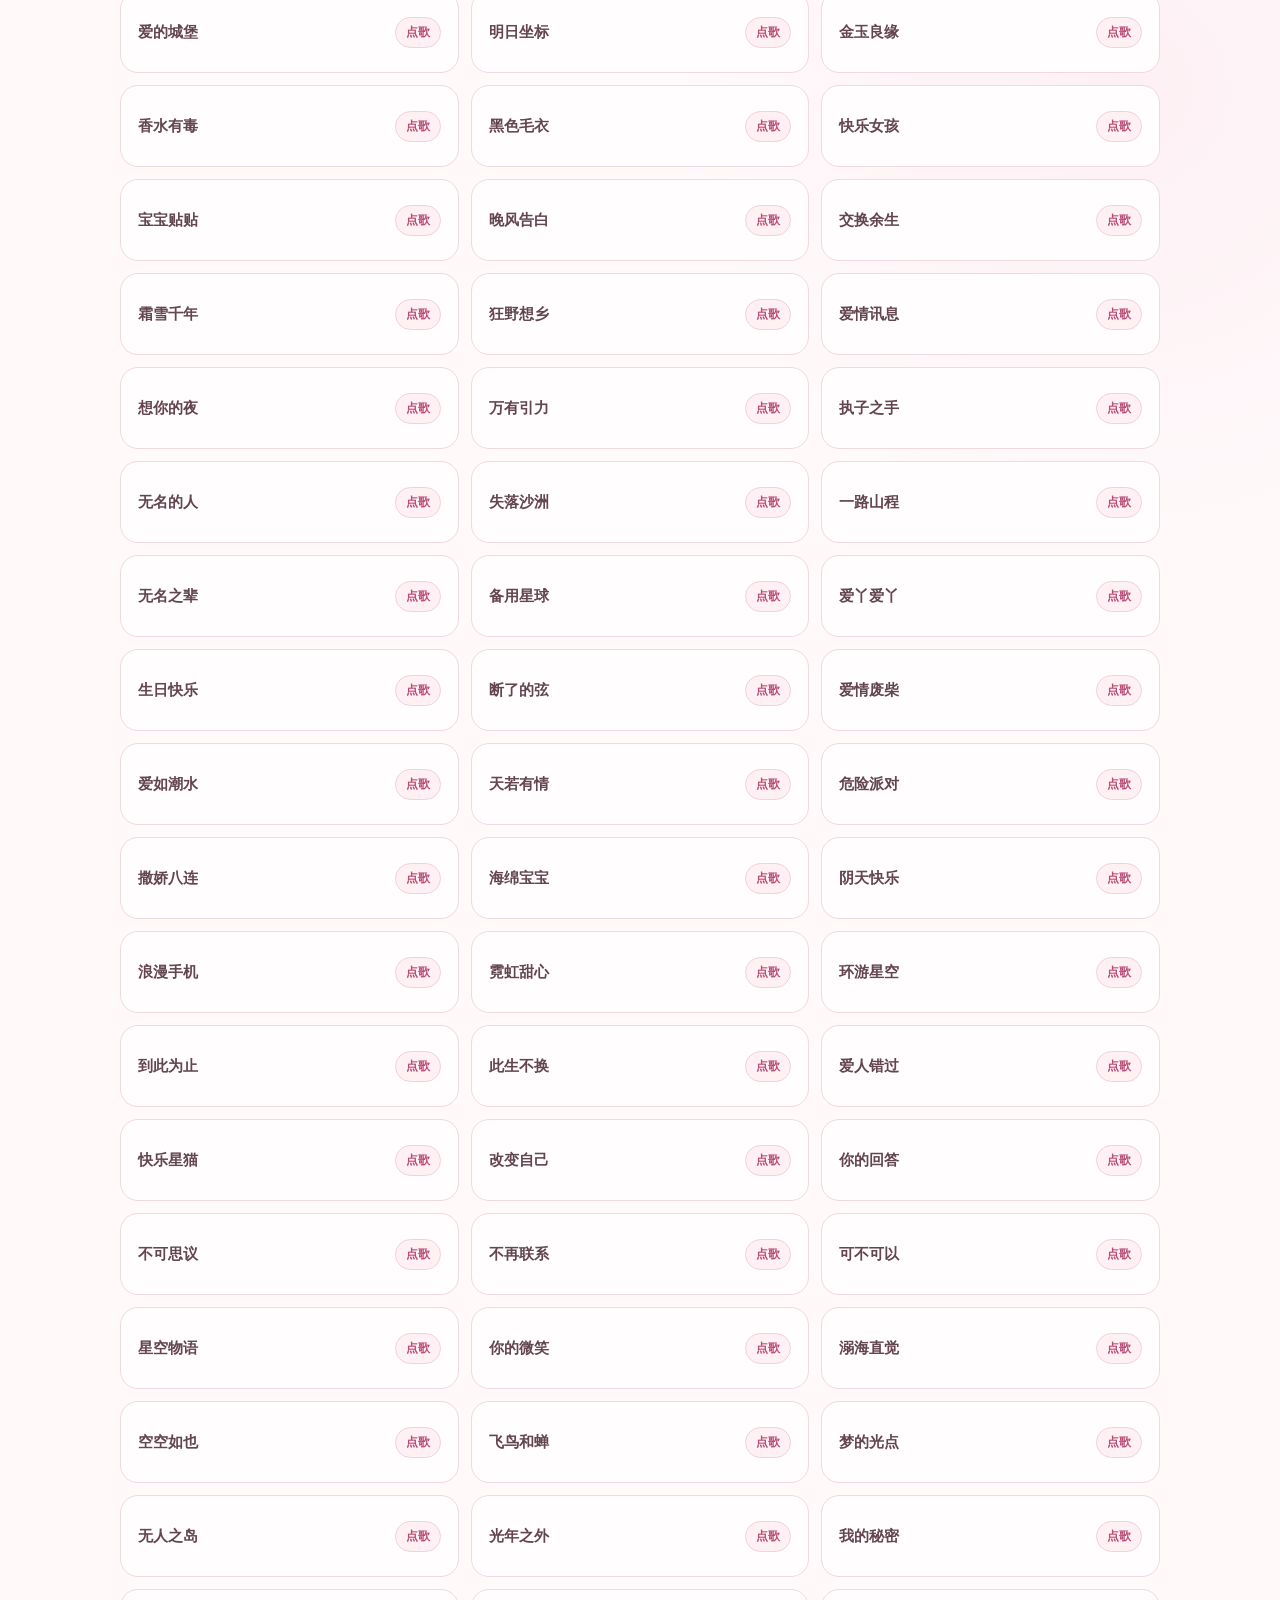
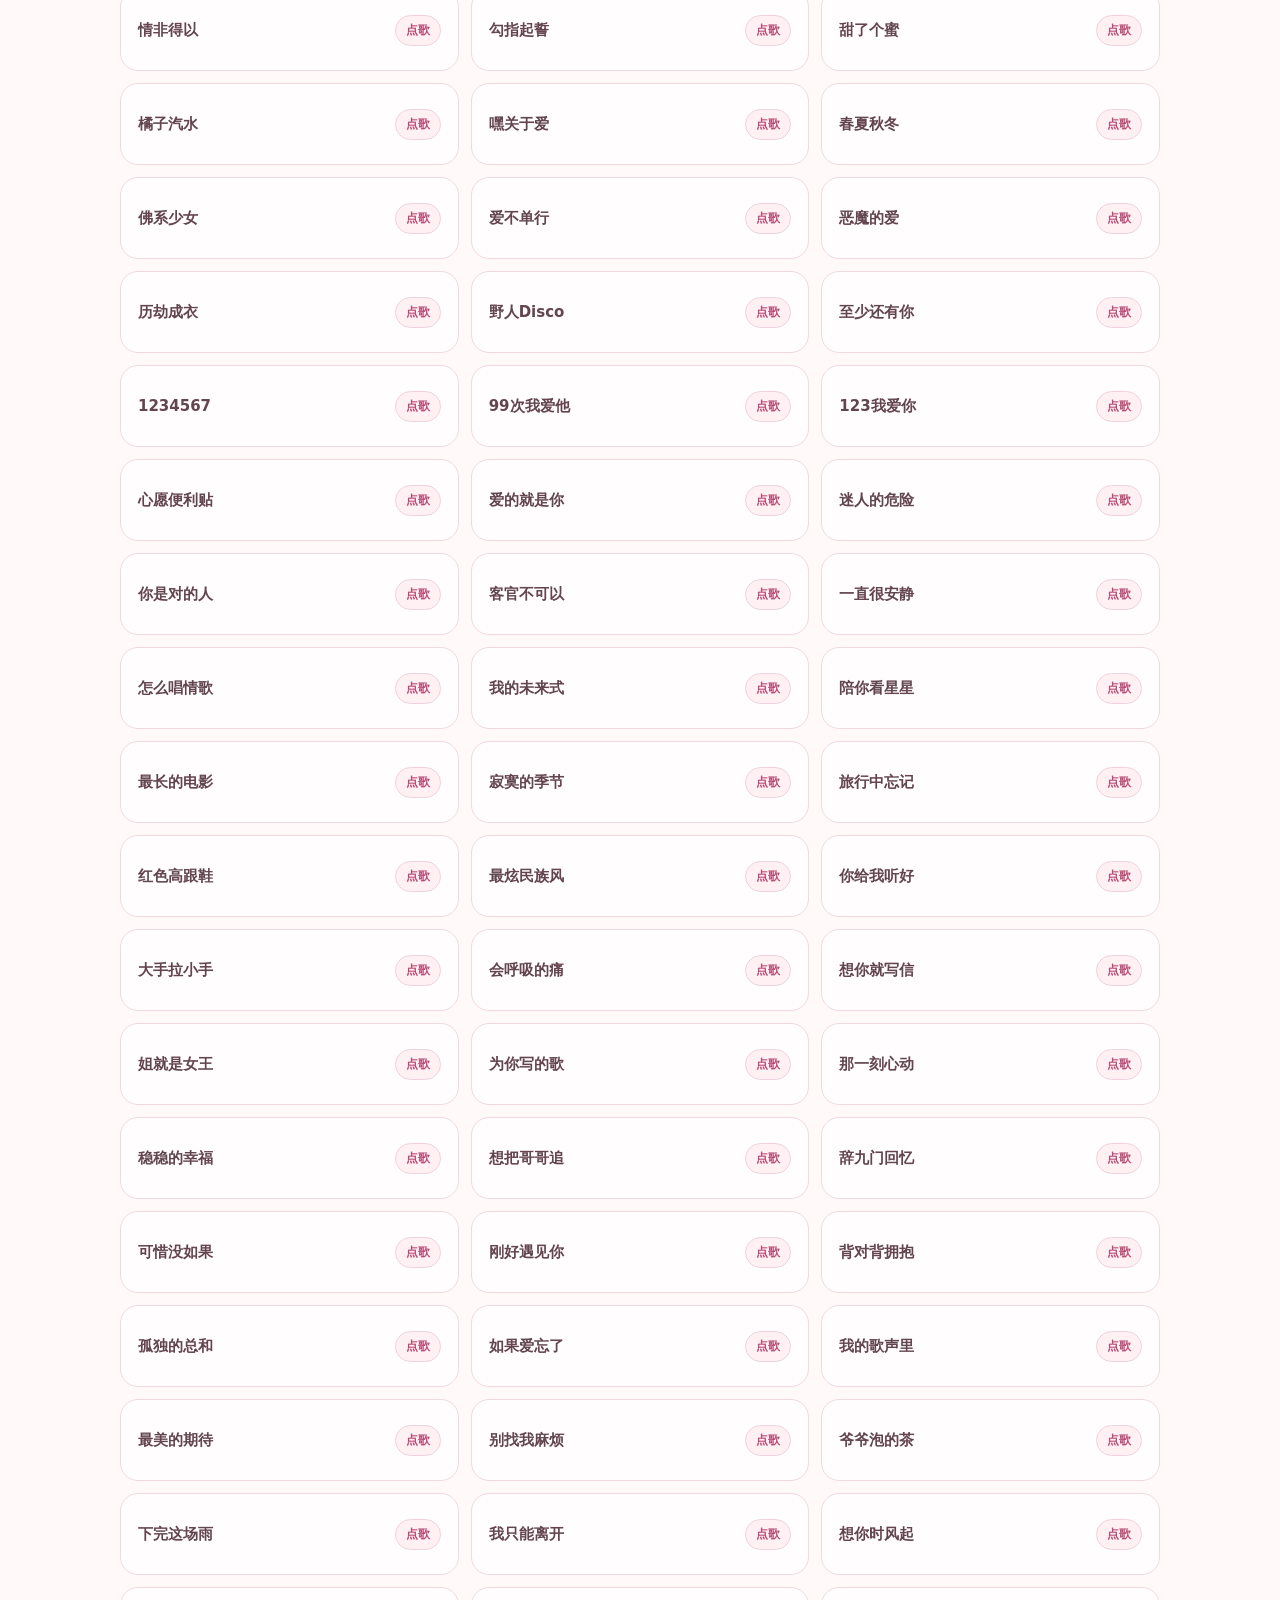
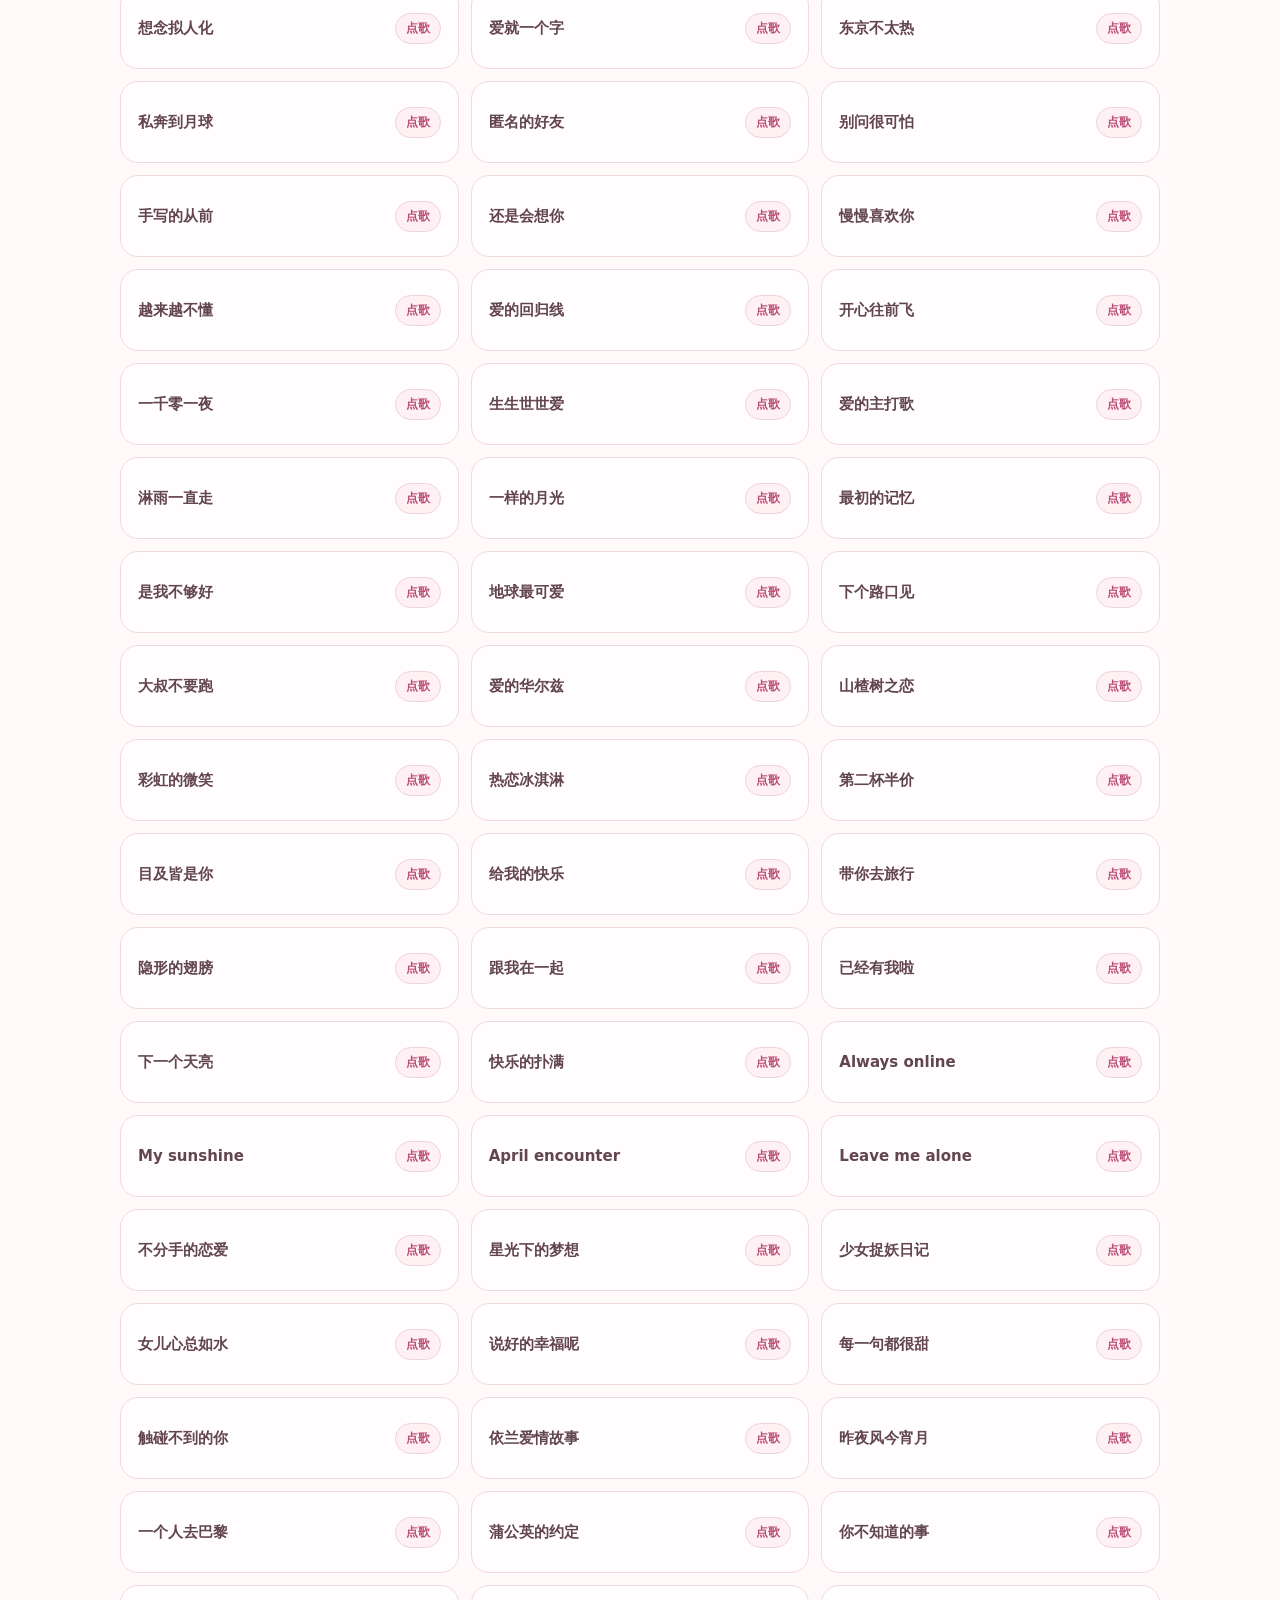
<file: aibomen/sachie/index.html>
<!doctype html>
<html lang="zh-CN">
<head>
  <meta charset="utf-8" />
  <meta name="viewport" content="width=device-width,initial-scale=1,viewport-fit=cover" />
  <meta name="theme-color" content="#e8a0b6" />
  <meta name="description" content="幸弥Sachie 的个人点歌单" />
  <title>幸弥Sachie · 点歌单</title>
  <link rel="icon" href="avatar.webp" />
  <link rel="stylesheet" href="style.css" />
</head>
<body>
  <div class="bg-orb orb-a"></div>
  <div class="bg-orb orb-b"></div>
  <div class="bg-orb orb-c"></div>
  <main class="shell">
    <header class="profile panel">
      <div class="ribbon" aria-hidden="true"><i></i><b></b><i></i></div>
      <img class="avatar" src="avatar.webp" alt="幸弥Sachie头像" />
      <div class="profile-copy">
        <p class="eyebrow">SACHIE · SONG LIST</p>
        <h1>幸弥Sachie</h1>
        <p class="tagline">幸弥的歌单 · 来挑一首喜欢的歌吧</p>
        <div class="profile-links">
          <a class="link-button" href="https://live.bilibili.com/1805922393" target="_blank" rel="noreferrer">B站直播间 ↗</a>
        </div>
      </div>
      <div class="summary" aria-label="歌曲统计">
        <strong id="totalCount">--</strong>
        <span>首歌曲</span>
      </div>
    </header>

    <section class="controls panel" aria-label="歌单筛选">
      <div class="search-row">
        <label class="search-box">
          <span aria-hidden="true">⌕</span>
          <input aria-label="搜索歌名" id="searchInput" type="search" placeholder="搜索歌名…" autocomplete="off" />
        </label>
        <button id="randomBtn" class="primary-button" type="button">🎲 随机选歌</button>
      </div>
      <div class="filter-row">
        <div id="genreFilters" class="chips" aria-label="分类"></div>
        <div class="view-switch" aria-label="显示方式">
          <button id="listViewBtn" type="button" class="view-button active" aria-label="列表模式" title="列表模式">☷</button>
          <button id="gridViewBtn" type="button" class="view-button" aria-label="卡片模式" title="卡片模式">▦</button>
        </div>
      </div>
    </section>

    <section class="list-section">
      <div class="list-head">
        <p id="resultText">正在载入歌单…</p>
        <p class="hint">点击歌曲即可复制「点歌 歌名」</p>
      </div>
      <div id="songList" class="song-list grid-view" aria-live="polite"></div>
      <div id="emptyState" class="empty panel" hidden>
        <div class="empty-icon">♪</div>
        <p>没有找到符合条件的歌曲</p>
      </div>
    </section>
  </main>

  <div id="toast" class="toast" role="status" aria-live="polite"></div>

  <dialog id="randomDialog" class="random-dialog">
    <form method="dialog" class="random-card">
      <button class="dialog-close" value="close" aria-label="关闭">×</button>
      <p class="eyebrow">RANDOM PICK</p>
      <h2 id="randomTitle">随机歌曲</h2>
      <p id="randomMeta"></p>
      <div class="dialog-actions">
        <button id="copyRandomBtn" type="button" class="primary-button">复制点歌</button>
        <button id="againBtn" type="button" class="soft-button">再抽一次</button>
      </div>
    </form>
  </dialog>
  <script src="script.js" defer></script>
</body>
</html>
</file>
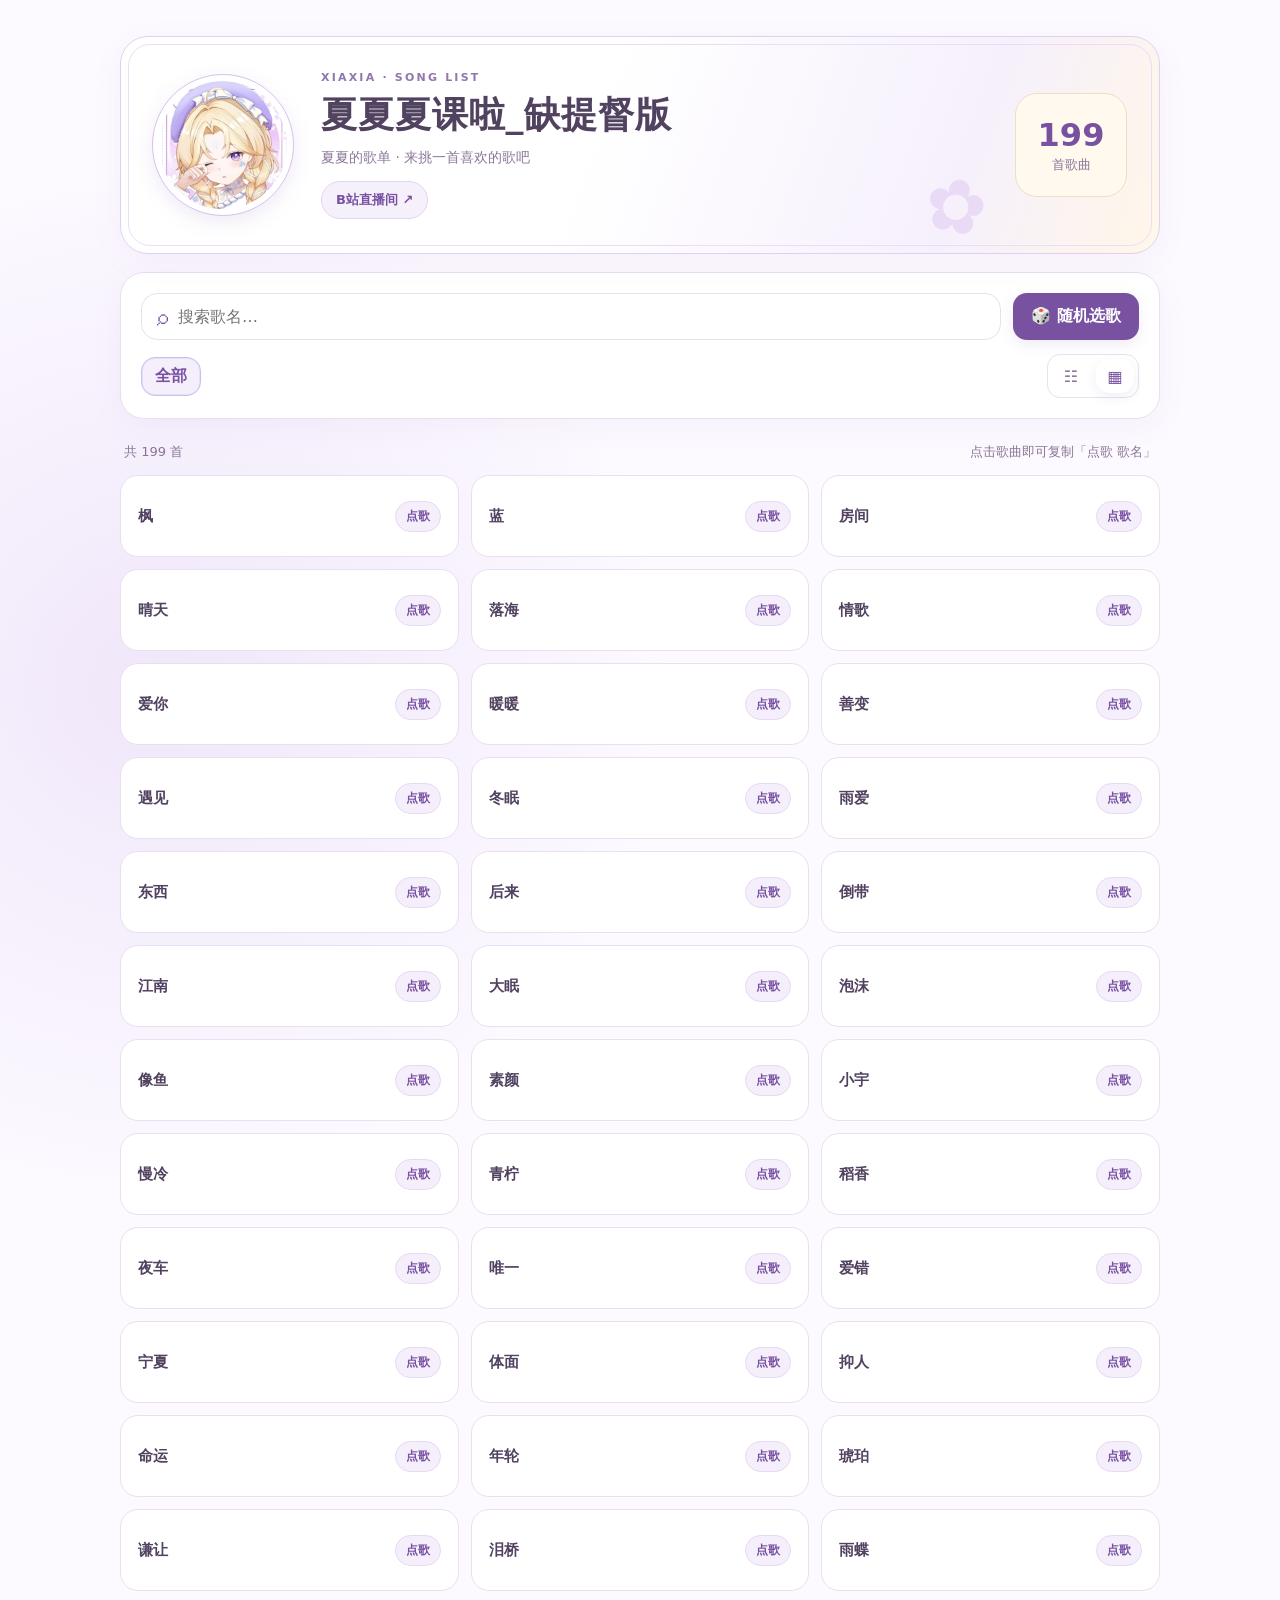
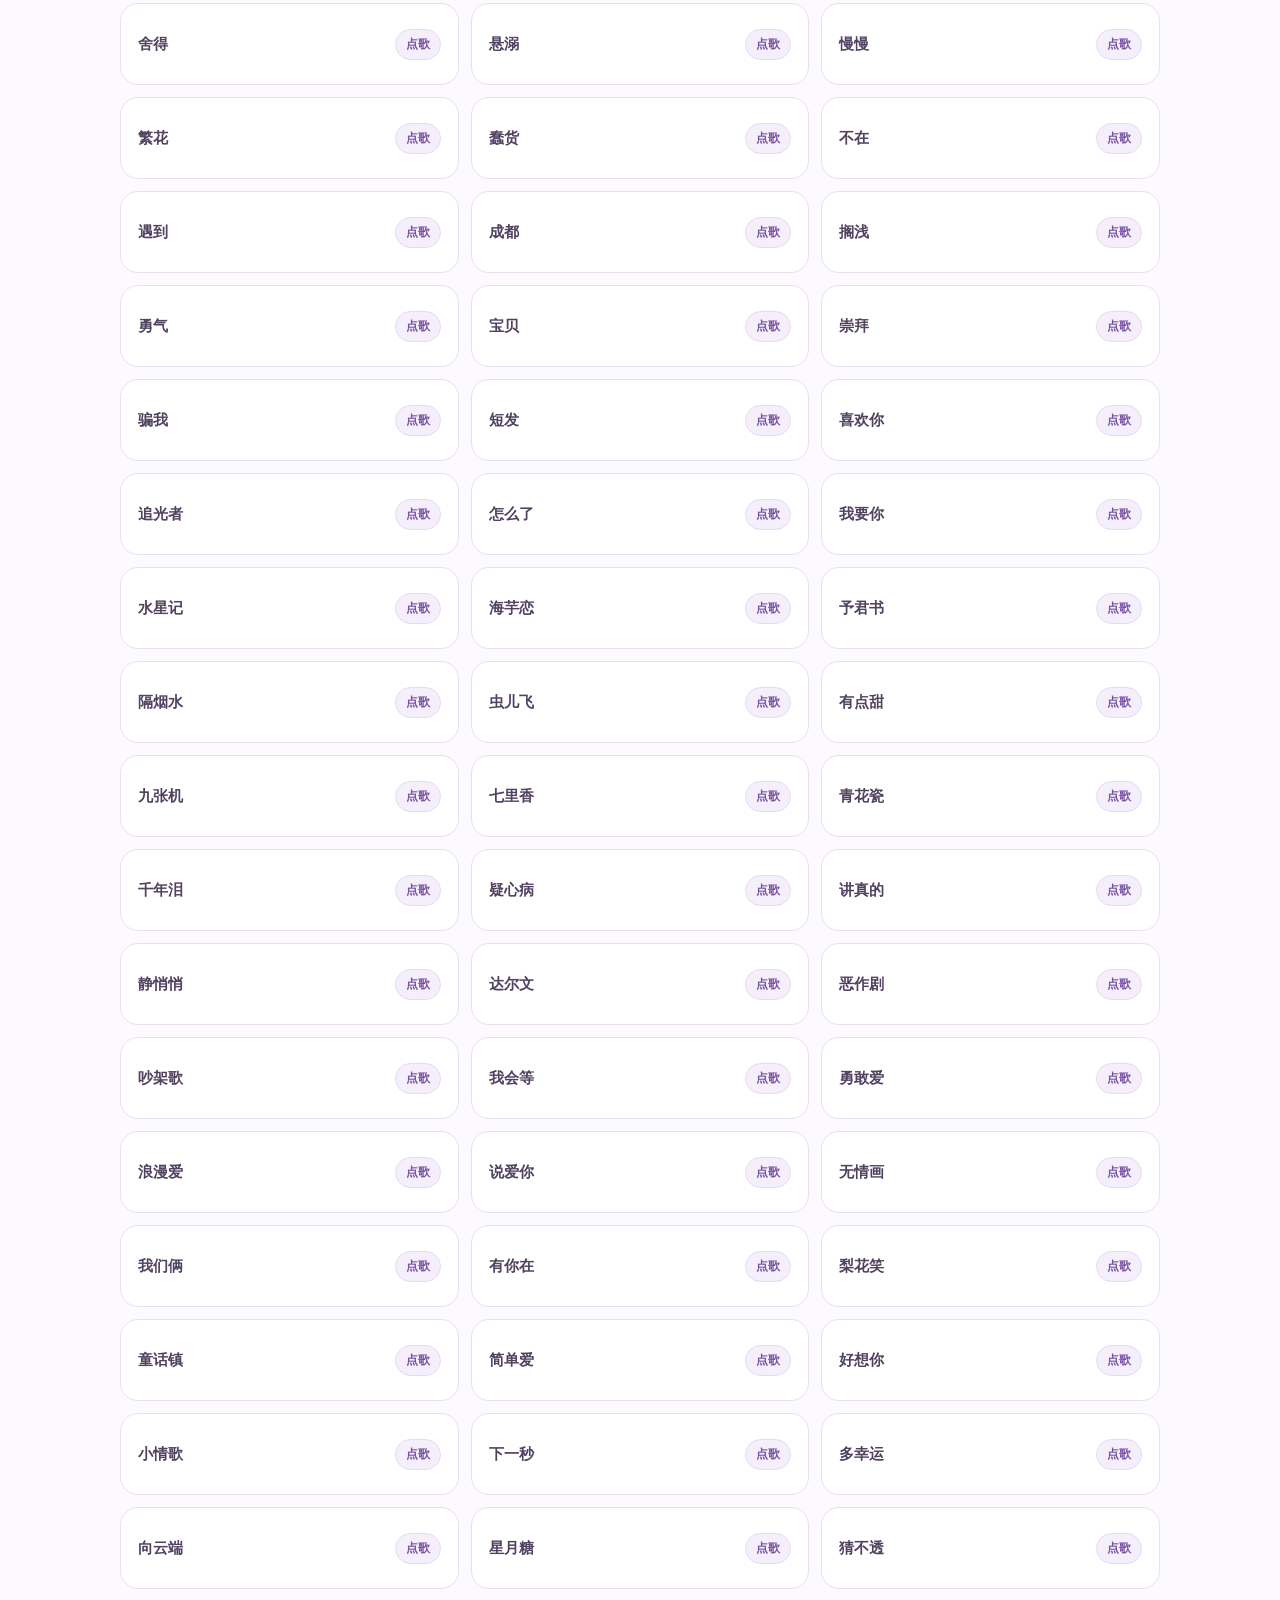
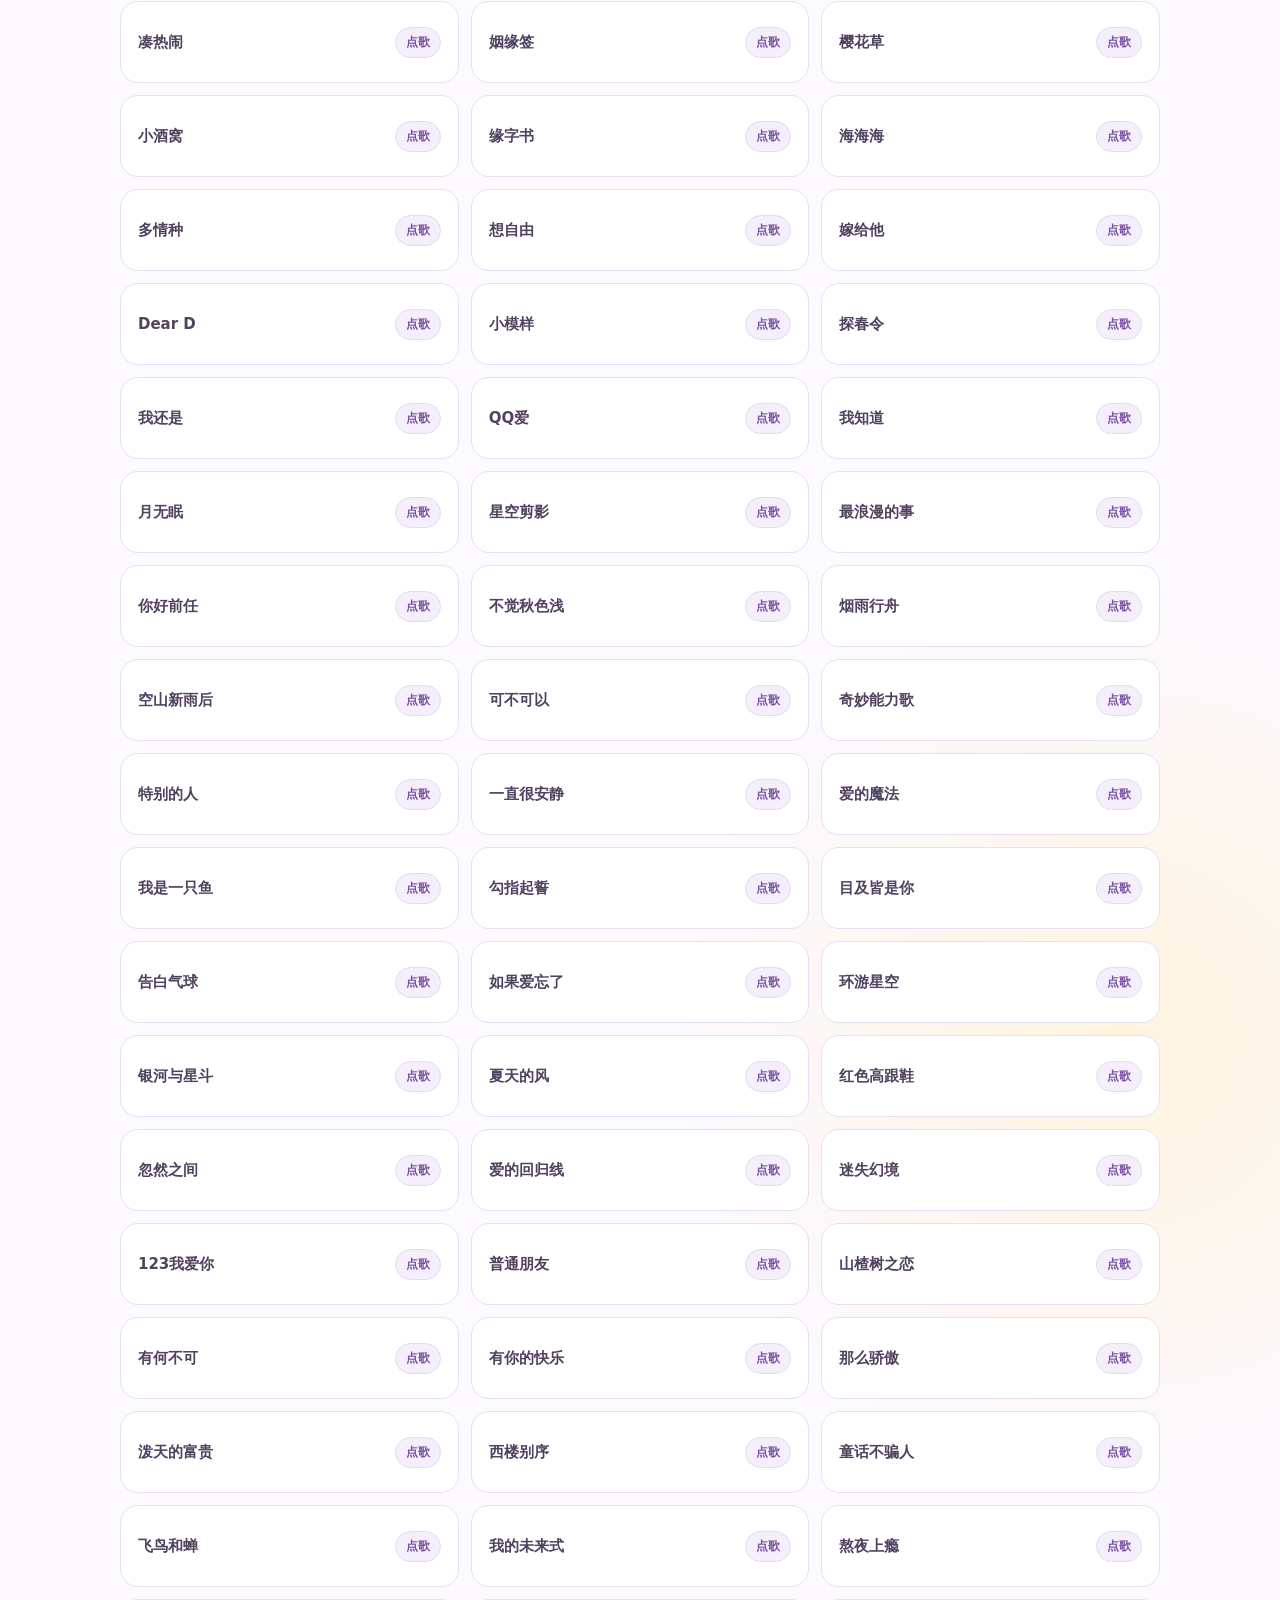
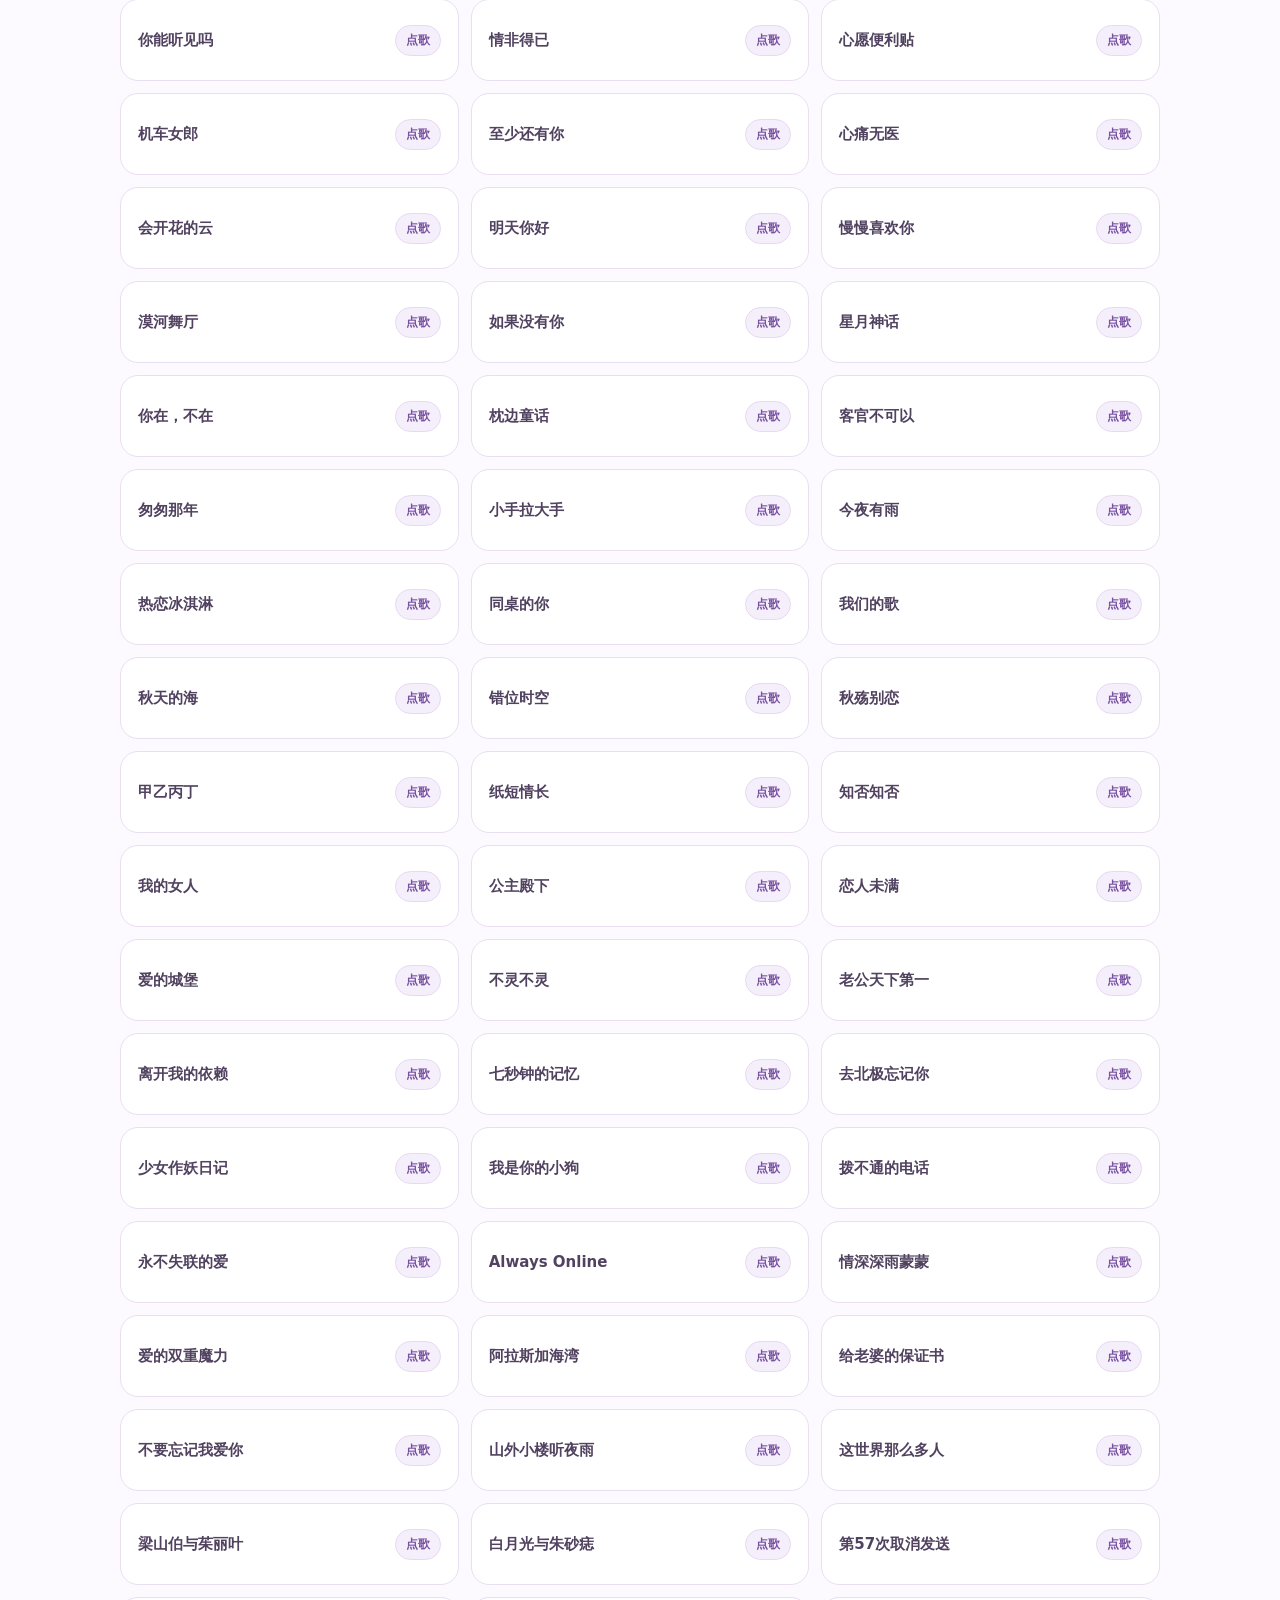
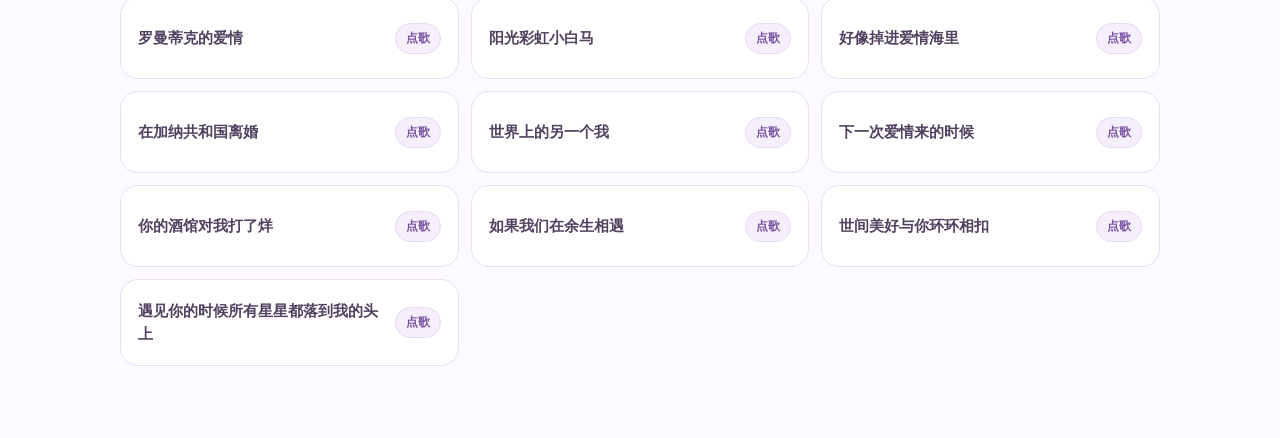
<file: aibomen/xiaxia/index.html>
<!doctype html>
<html lang="zh-CN">
<head>
  <meta charset="utf-8" />
  <meta name="viewport" content="width=device-width,initial-scale=1,viewport-fit=cover" />
  <meta name="theme-color" content="#b49ad7" />
  <meta name="description" content="夏夏夏课啦_缺提督版 的个人点歌单" />
  <title>夏夏夏课啦_缺提督版 · 点歌单</title>
  <link rel="icon" href="avatar.webp" />
  <link rel="stylesheet" href="style.css" />
</head>
<body>
  <div class="bg-orb orb-a"></div>
  <div class="bg-orb orb-b"></div>
  <div class="bg-orb orb-c"></div>
  <main class="shell">
    <header class="profile panel">
      <img class="avatar" src="avatar.webp" alt="夏夏夏课啦_缺提督版头像" />
      <div class="profile-copy">
        <p class="eyebrow">XIAXIA · SONG LIST</p>
        <h1>夏夏夏课啦_缺提督版</h1>
        <p class="tagline">夏夏的歌单 · 来挑一首喜欢的歌吧</p>
        <div class="profile-links">
          <a class="link-button" href="https://live.bilibili.com/1754707230" target="_blank" rel="noreferrer">B站直播间 ↗</a>
        </div>
      </div>
      <div class="summary" aria-label="歌曲统计">
        <strong id="totalCount">--</strong>
        <span>首歌曲</span>
      </div>
    </header>

    <section class="controls panel" aria-label="歌单筛选">
      <div class="search-row">
        <label class="search-box">
          <span aria-hidden="true">⌕</span>
          <input aria-label="搜索歌名" id="searchInput" type="search" placeholder="搜索歌名…" autocomplete="off" />
        </label>
        <button id="randomBtn" class="primary-button" type="button">🎲 随机选歌</button>
      </div>
      <div class="filter-row">
        <div id="genreFilters" class="chips" aria-label="分类"></div>
        <div class="view-switch" aria-label="显示方式">
          <button id="listViewBtn" type="button" class="view-button active" aria-label="列表模式" title="列表模式">☷</button>
          <button id="gridViewBtn" type="button" class="view-button" aria-label="卡片模式" title="卡片模式">▦</button>
        </div>
      </div>
    </section>

    <section class="list-section">
      <div class="list-head">
        <p id="resultText">正在载入歌单…</p>
        <p class="hint">点击歌曲即可复制「点歌 歌名」</p>
      </div>
      <div id="songList" class="song-list grid-view" aria-live="polite"></div>
      <div id="emptyState" class="empty panel" hidden>
        <div class="empty-icon">♪</div>
        <p>没有找到符合条件的歌曲</p>
      </div>
    </section>
  </main>

  <div id="toast" class="toast" role="status" aria-live="polite"></div>

  <dialog id="randomDialog" class="random-dialog">
    <form method="dialog" class="random-card">
      <button class="dialog-close" value="close" aria-label="关闭">×</button>
      <p class="eyebrow">RANDOM PICK</p>
      <h2 id="randomTitle">随机歌曲</h2>
      <p id="randomMeta"></p>
      <div class="dialog-actions">
        <button id="copyRandomBtn" type="button" class="primary-button">复制点歌</button>
        <button id="againBtn" type="button" class="soft-button">再抽一次</button>
      </div>
    </form>
  </dialog>
  <script src="script.js" defer></script>
</body>
</html>
</file>
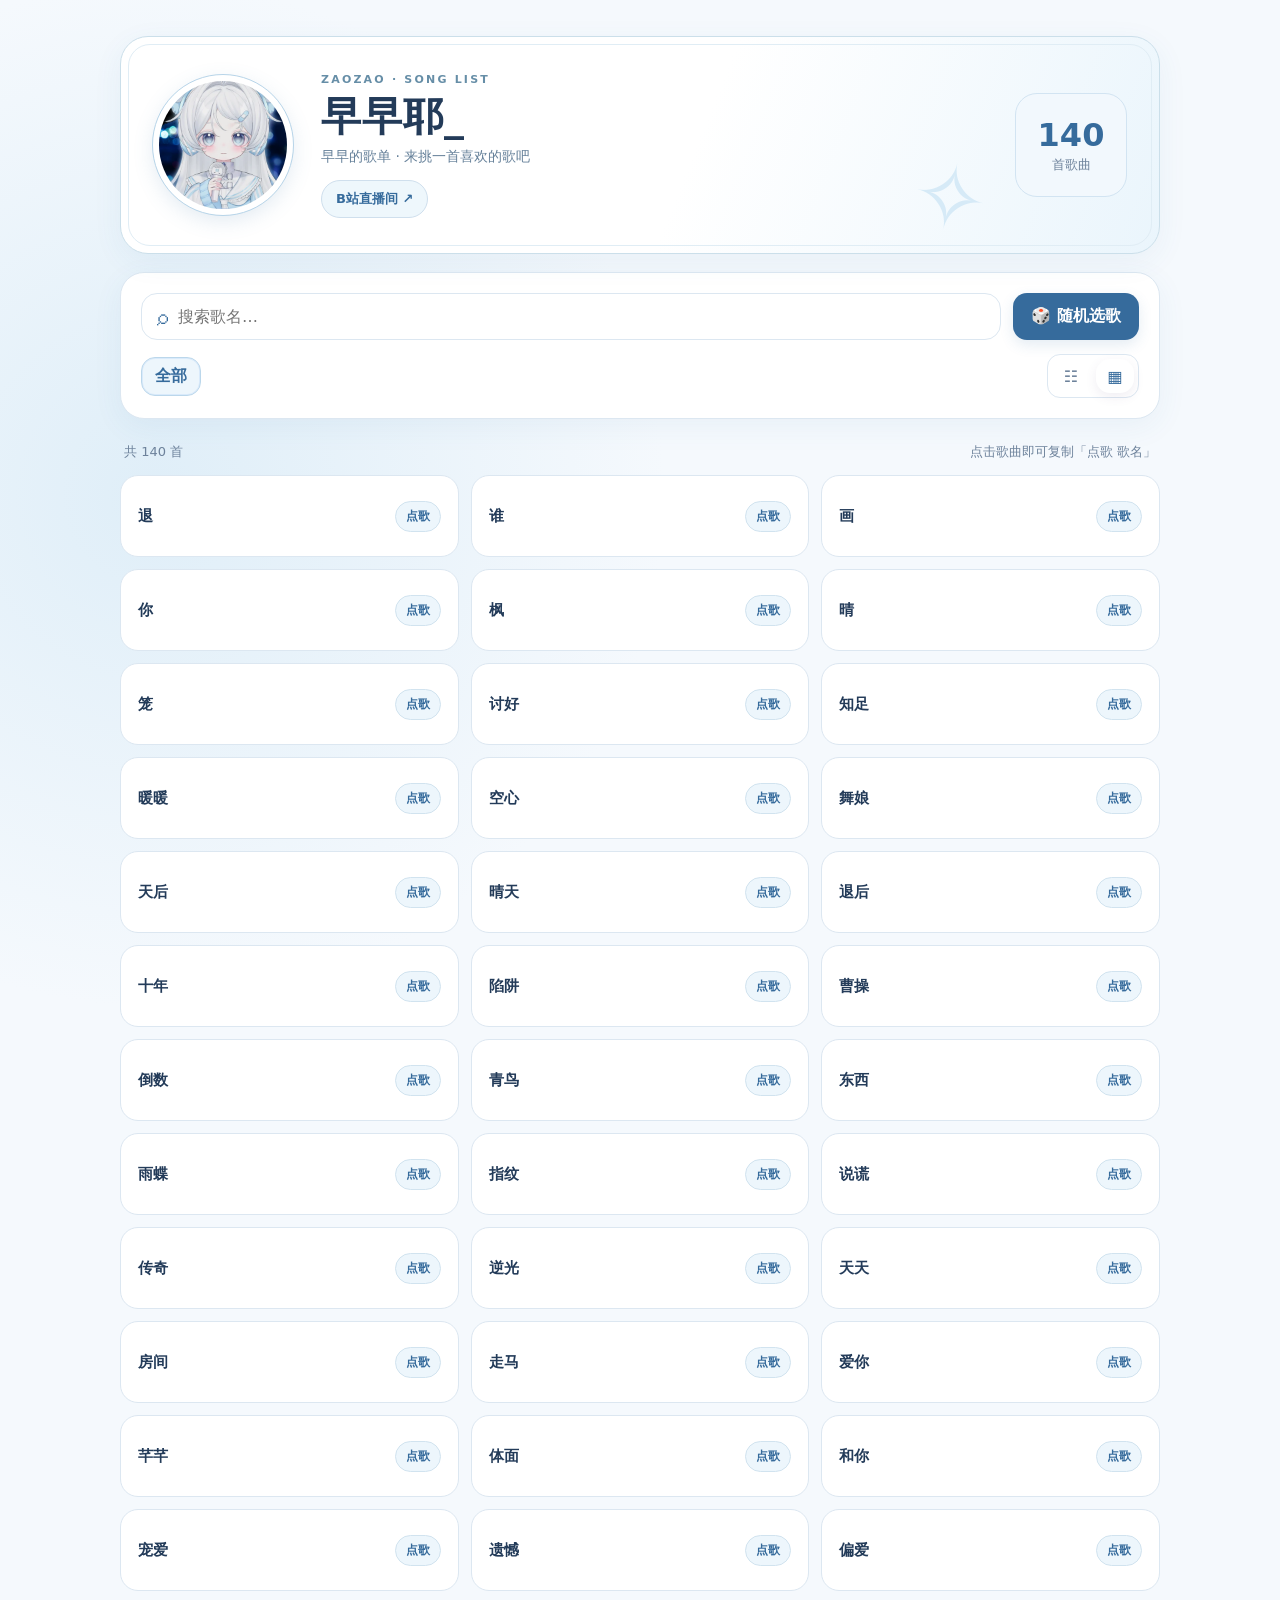
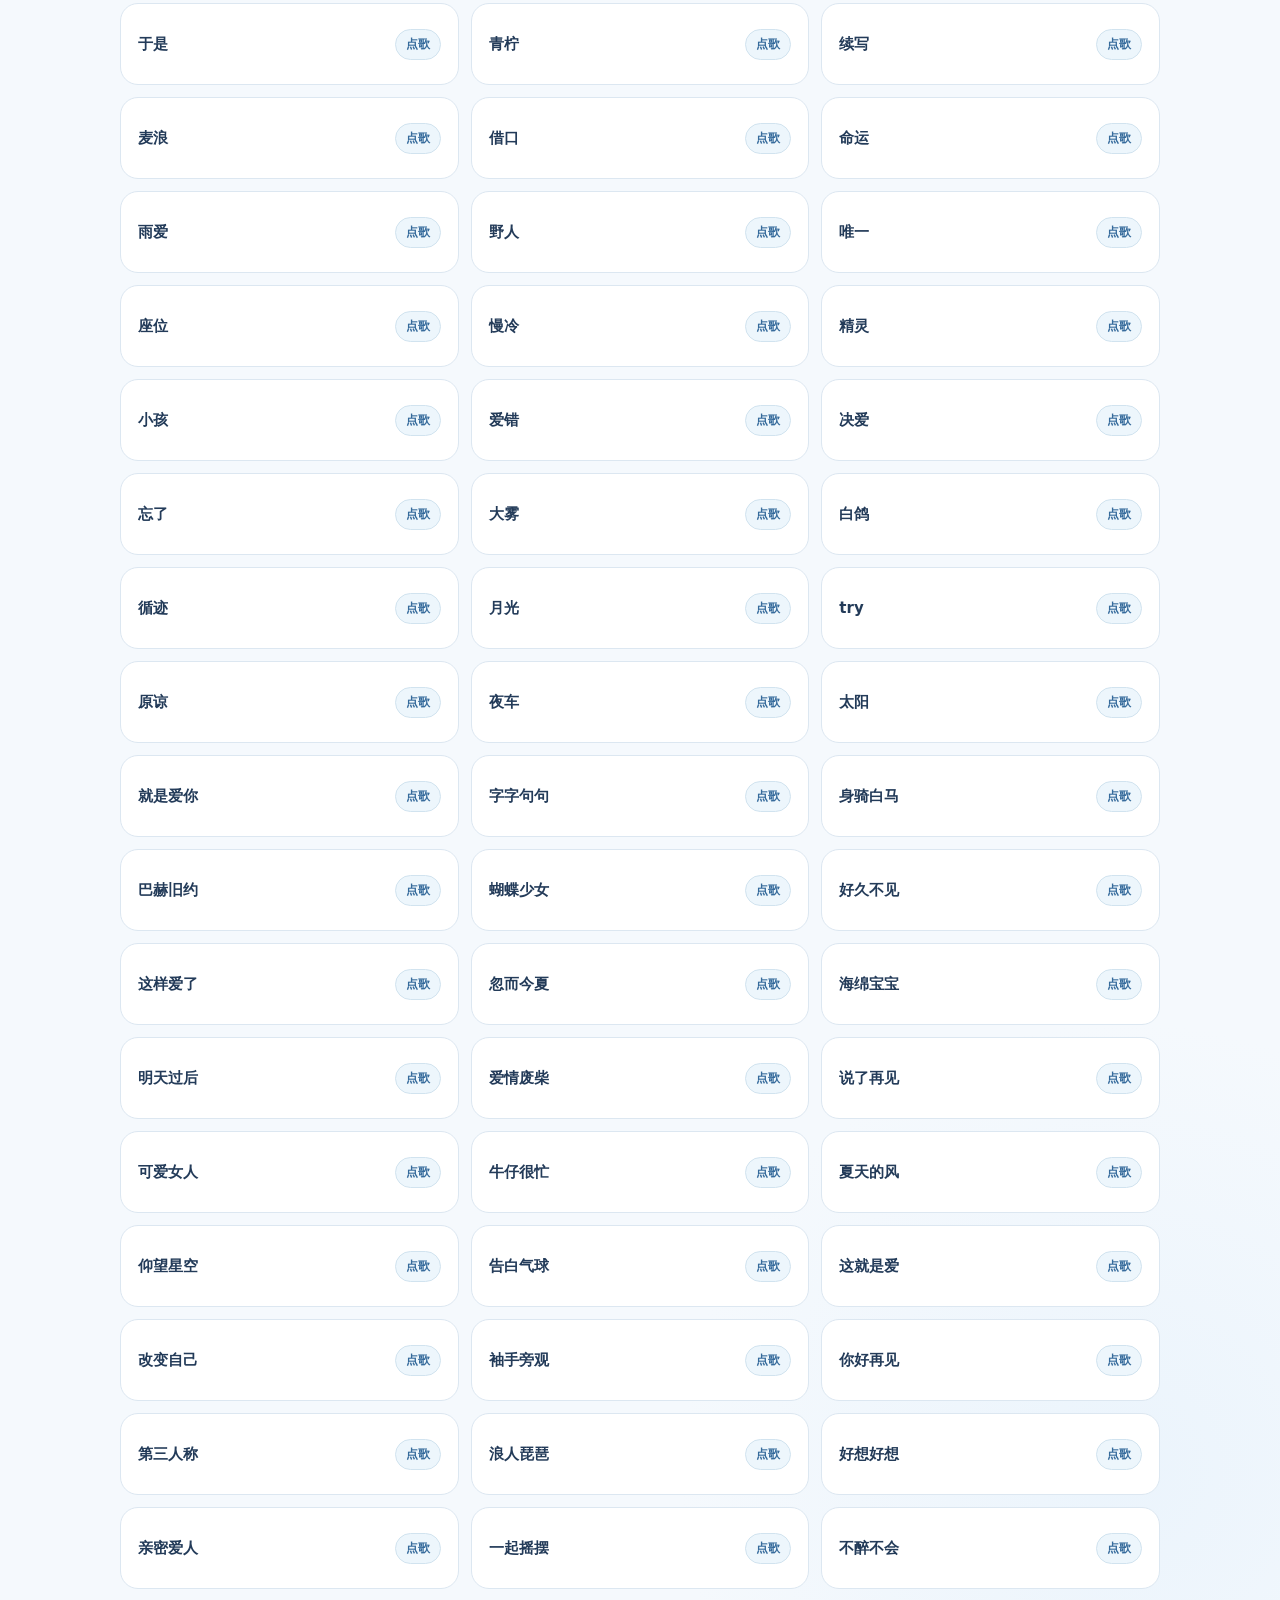
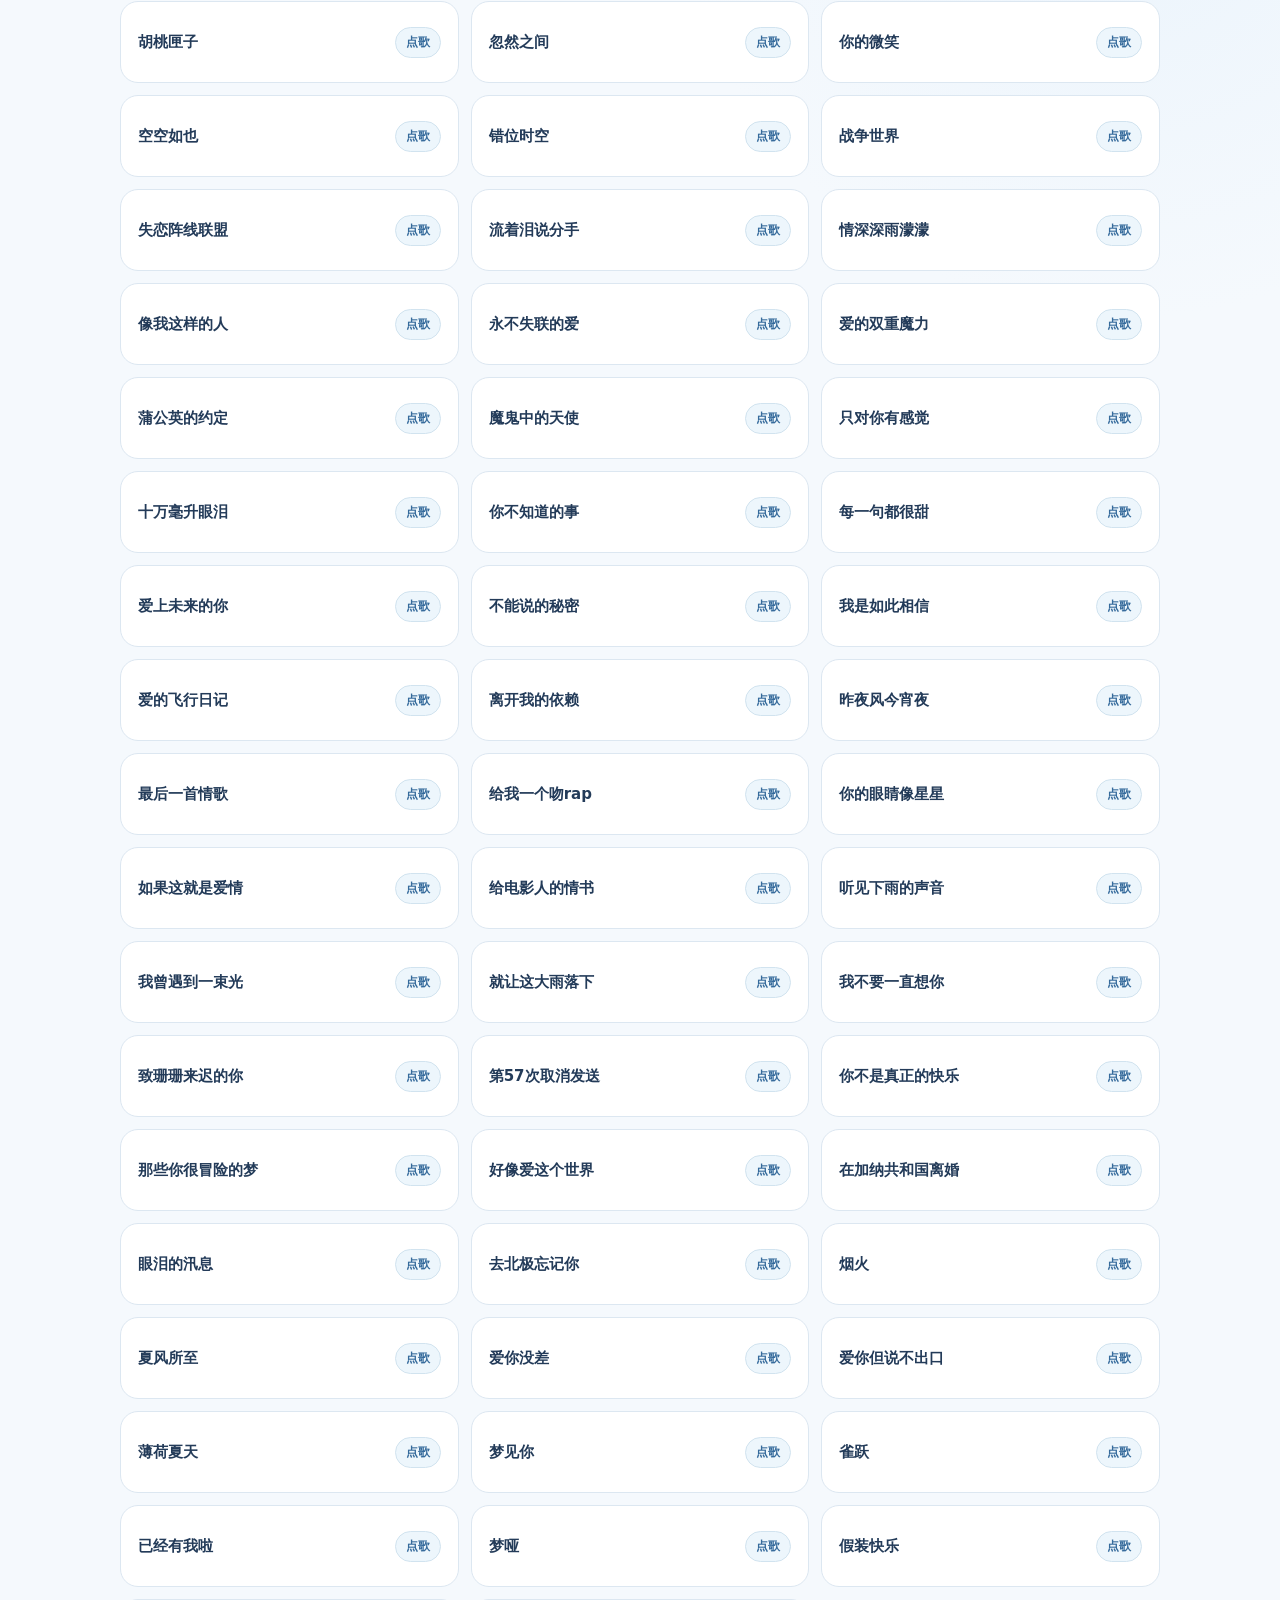
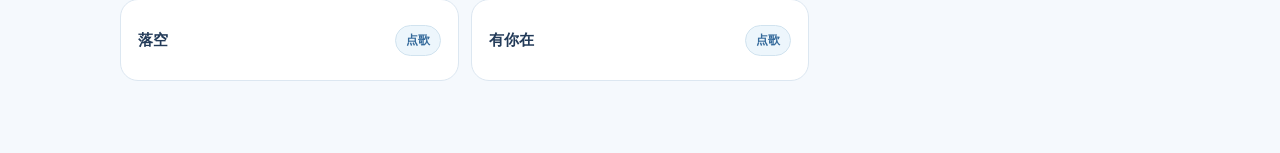
<file: aibomen/zaozao/index.html>
<!doctype html>
<html lang="zh-CN">
<head>
  <meta charset="utf-8" />
  <meta name="viewport" content="width=device-width,initial-scale=1,viewport-fit=cover" />
  <meta name="theme-color" content="#82b8d6" />
  <meta name="description" content="早早耶_ 的个人点歌单" />
  <title>早早耶_ · 点歌单</title>
  <link rel="icon" href="avatar.webp" />
  <link rel="stylesheet" href="style.css" />
</head>
<body>
  <div class="bg-orb orb-a"></div>
  <div class="bg-orb orb-b"></div>
  <div class="bg-orb orb-c"></div>
  <main class="shell">
    <header class="profile panel">
      <img class="avatar" src="avatar.webp" alt="早早耶_头像" />
      <div class="profile-copy">
        <p class="eyebrow">ZAOZAO · SONG LIST</p>
        <h1>早早耶_</h1>
        <p class="tagline">早早的歌单 · 来挑一首喜欢的歌吧</p>
        <div class="profile-links">
          <a class="link-button" href="https://live.bilibili.com/30802764" target="_blank" rel="noreferrer">B站直播间 ↗</a>
        </div>
      </div>
      <div class="summary" aria-label="歌曲统计">
        <strong id="totalCount">--</strong>
        <span>首歌曲</span>
      </div>
    </header>

    <section class="controls panel" aria-label="歌单筛选">
      <div class="search-row">
        <label class="search-box">
          <span aria-hidden="true">⌕</span>
          <input aria-label="搜索歌名" id="searchInput" type="search" placeholder="搜索歌名…" autocomplete="off" />
        </label>
        <button id="randomBtn" class="primary-button" type="button">🎲 随机选歌</button>
      </div>
      <div class="filter-row">
        <div id="genreFilters" class="chips" aria-label="分类"></div>
        <div class="view-switch" aria-label="显示方式">
          <button id="listViewBtn" type="button" class="view-button active" aria-label="列表模式" title="列表模式">☷</button>
          <button id="gridViewBtn" type="button" class="view-button" aria-label="卡片模式" title="卡片模式">▦</button>
        </div>
      </div>
    </section>

    <section class="list-section">
      <div class="list-head">
        <p id="resultText">正在载入歌单…</p>
        <p class="hint">点击歌曲即可复制「点歌 歌名」</p>
      </div>
      <div id="songList" class="song-list grid-view" aria-live="polite"></div>
      <div id="emptyState" class="empty panel" hidden>
        <div class="empty-icon">♪</div>
        <p>没有找到符合条件的歌曲</p>
      </div>
    </section>
  </main>

  <div id="toast" class="toast" role="status" aria-live="polite"></div>

  <dialog id="randomDialog" class="random-dialog">
    <form method="dialog" class="random-card">
      <button class="dialog-close" value="close" aria-label="关闭">×</button>
      <p class="eyebrow">RANDOM PICK</p>
      <h2 id="randomTitle">随机歌曲</h2>
      <p id="randomMeta"></p>
      <div class="dialog-actions">
        <button id="copyRandomBtn" type="button" class="primary-button">复制点歌</button>
        <button id="againBtn" type="button" class="soft-button">再抽一次</button>
      </div>
    </form>
  </dialog>
  <script src="script.js" defer></script>
</body>
</html>
</file>
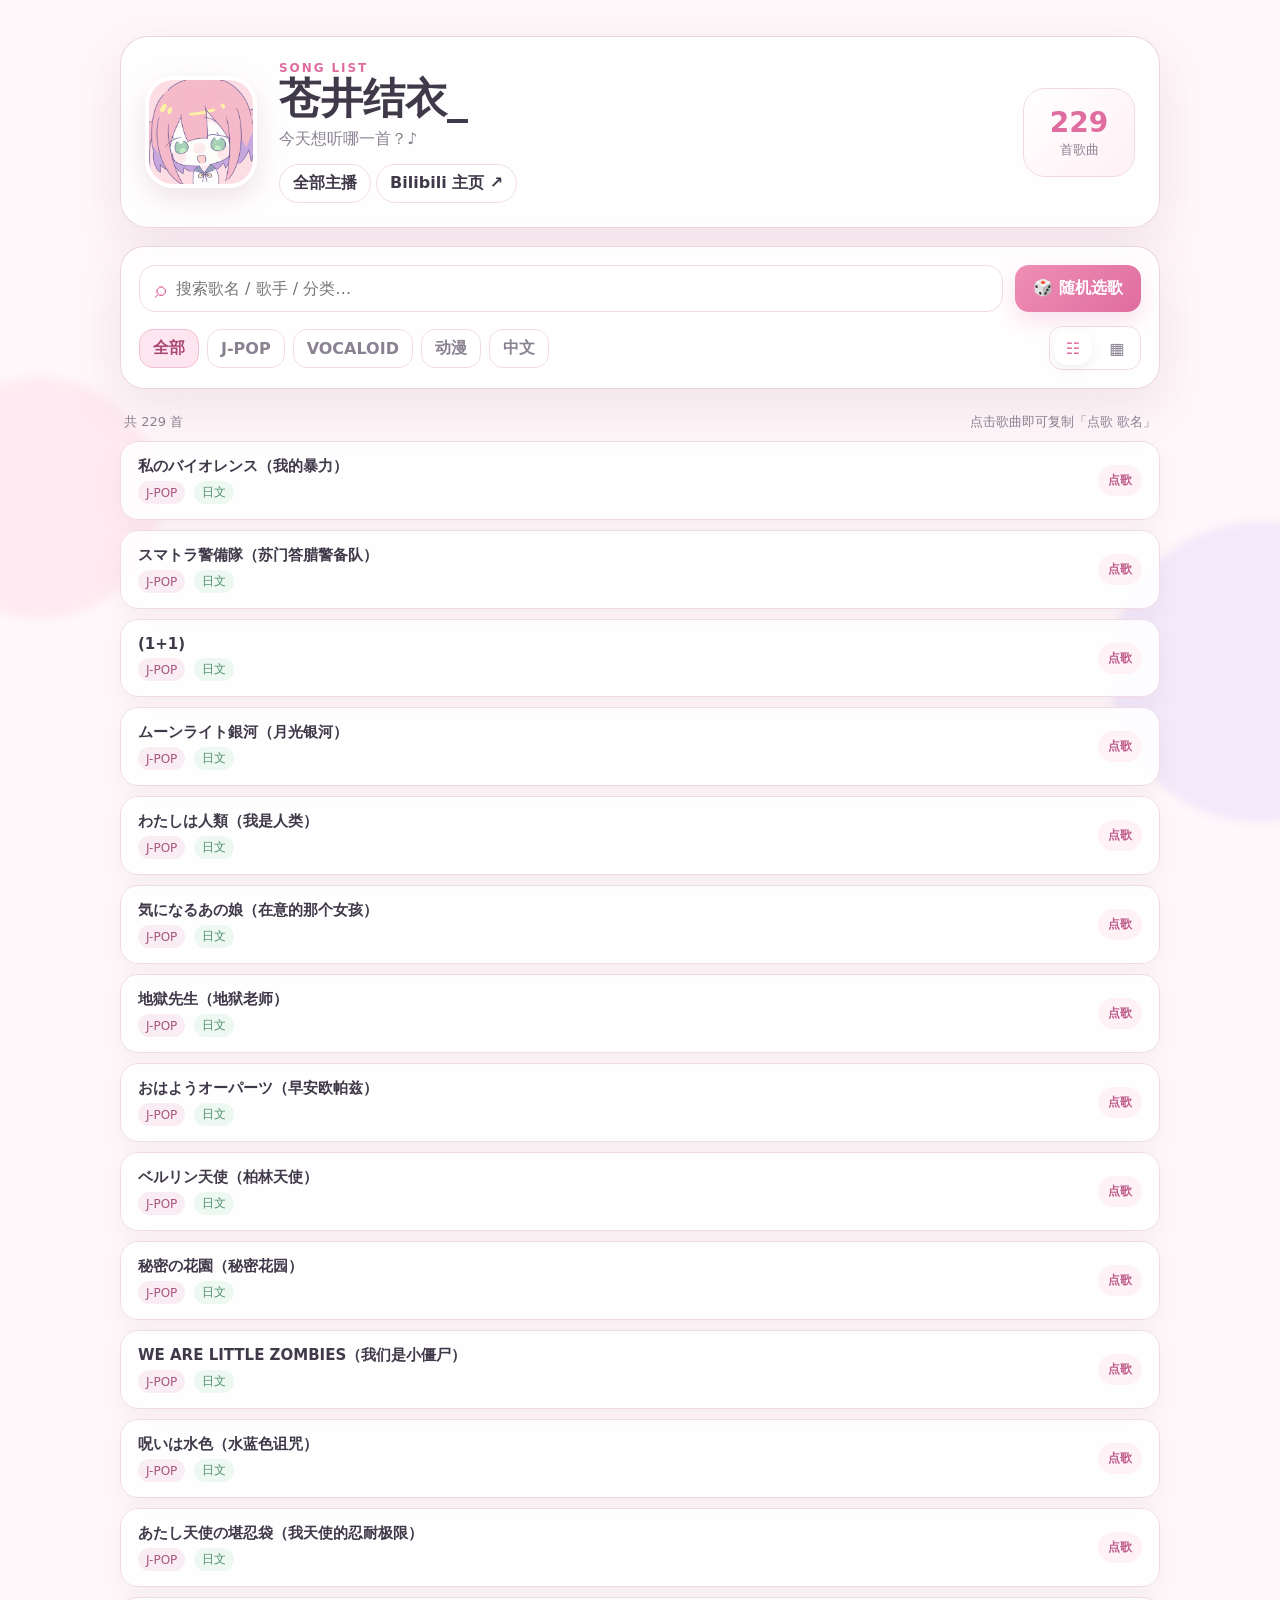
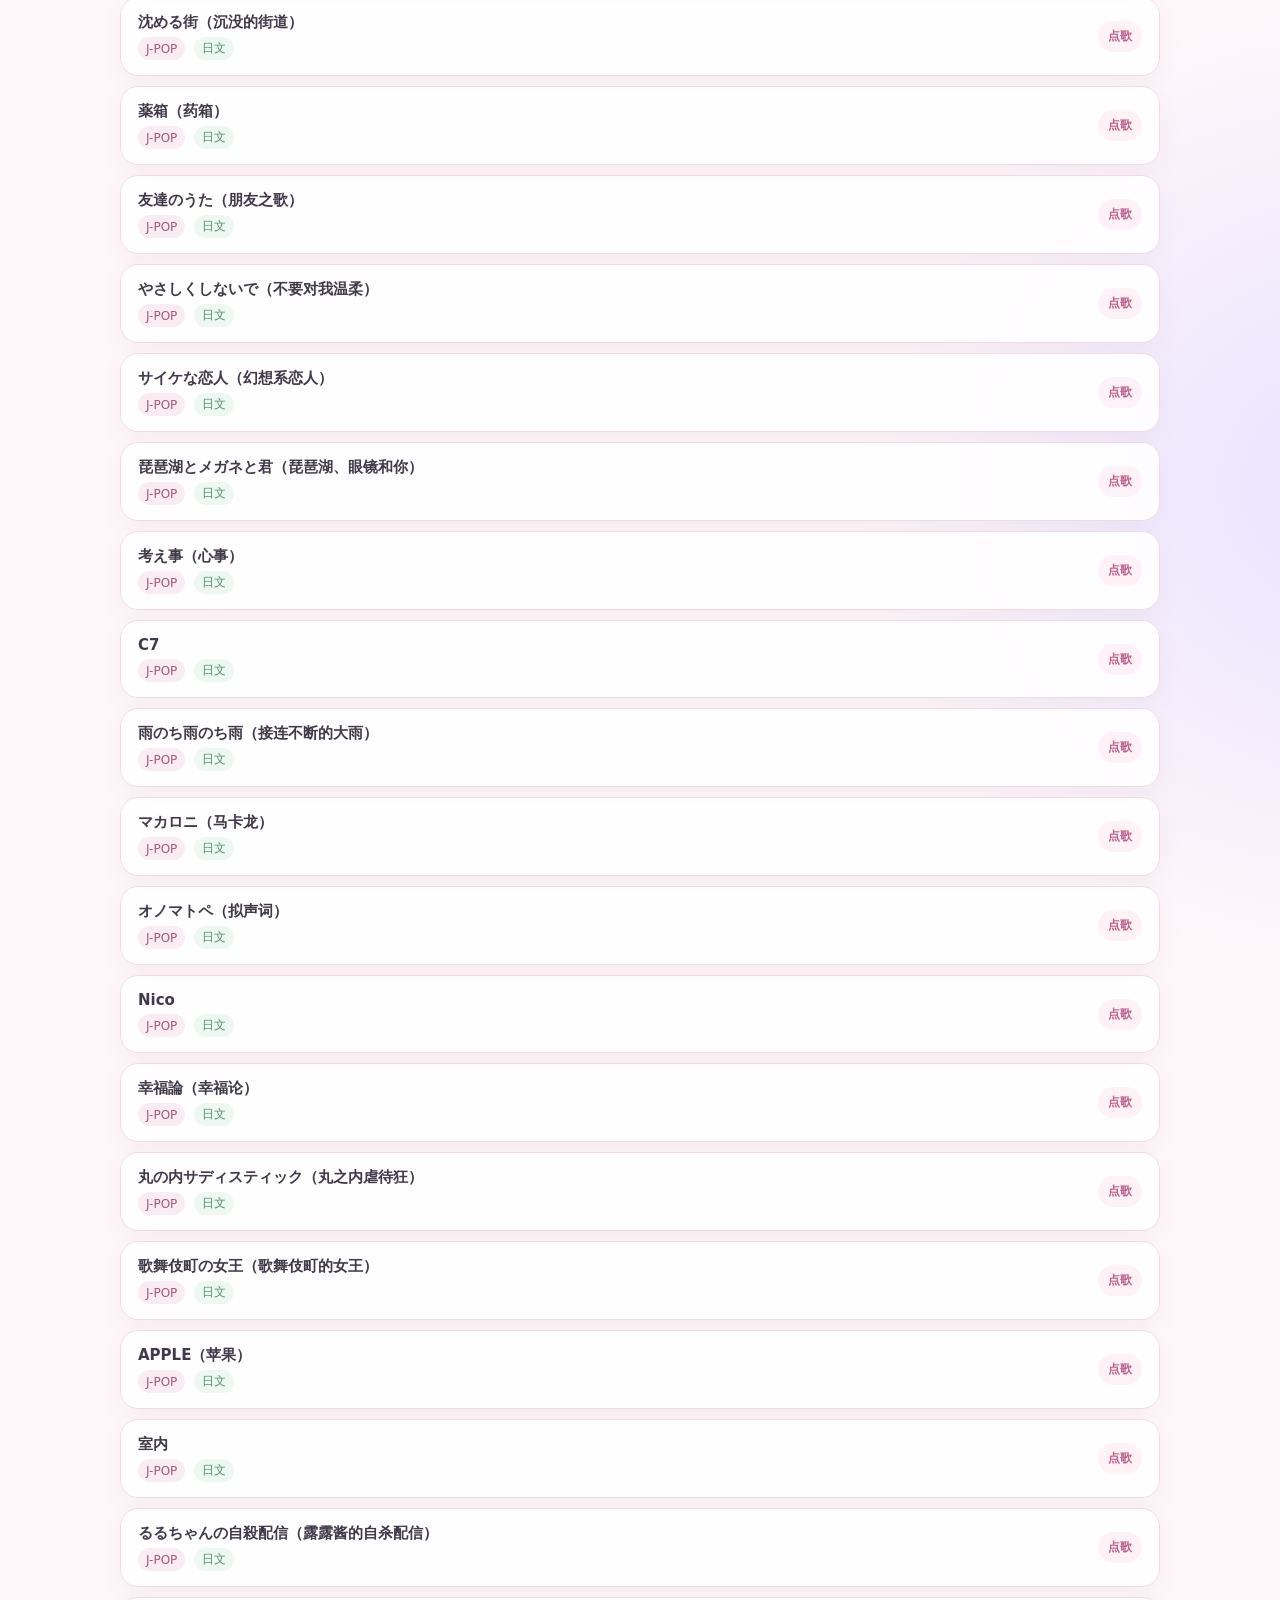
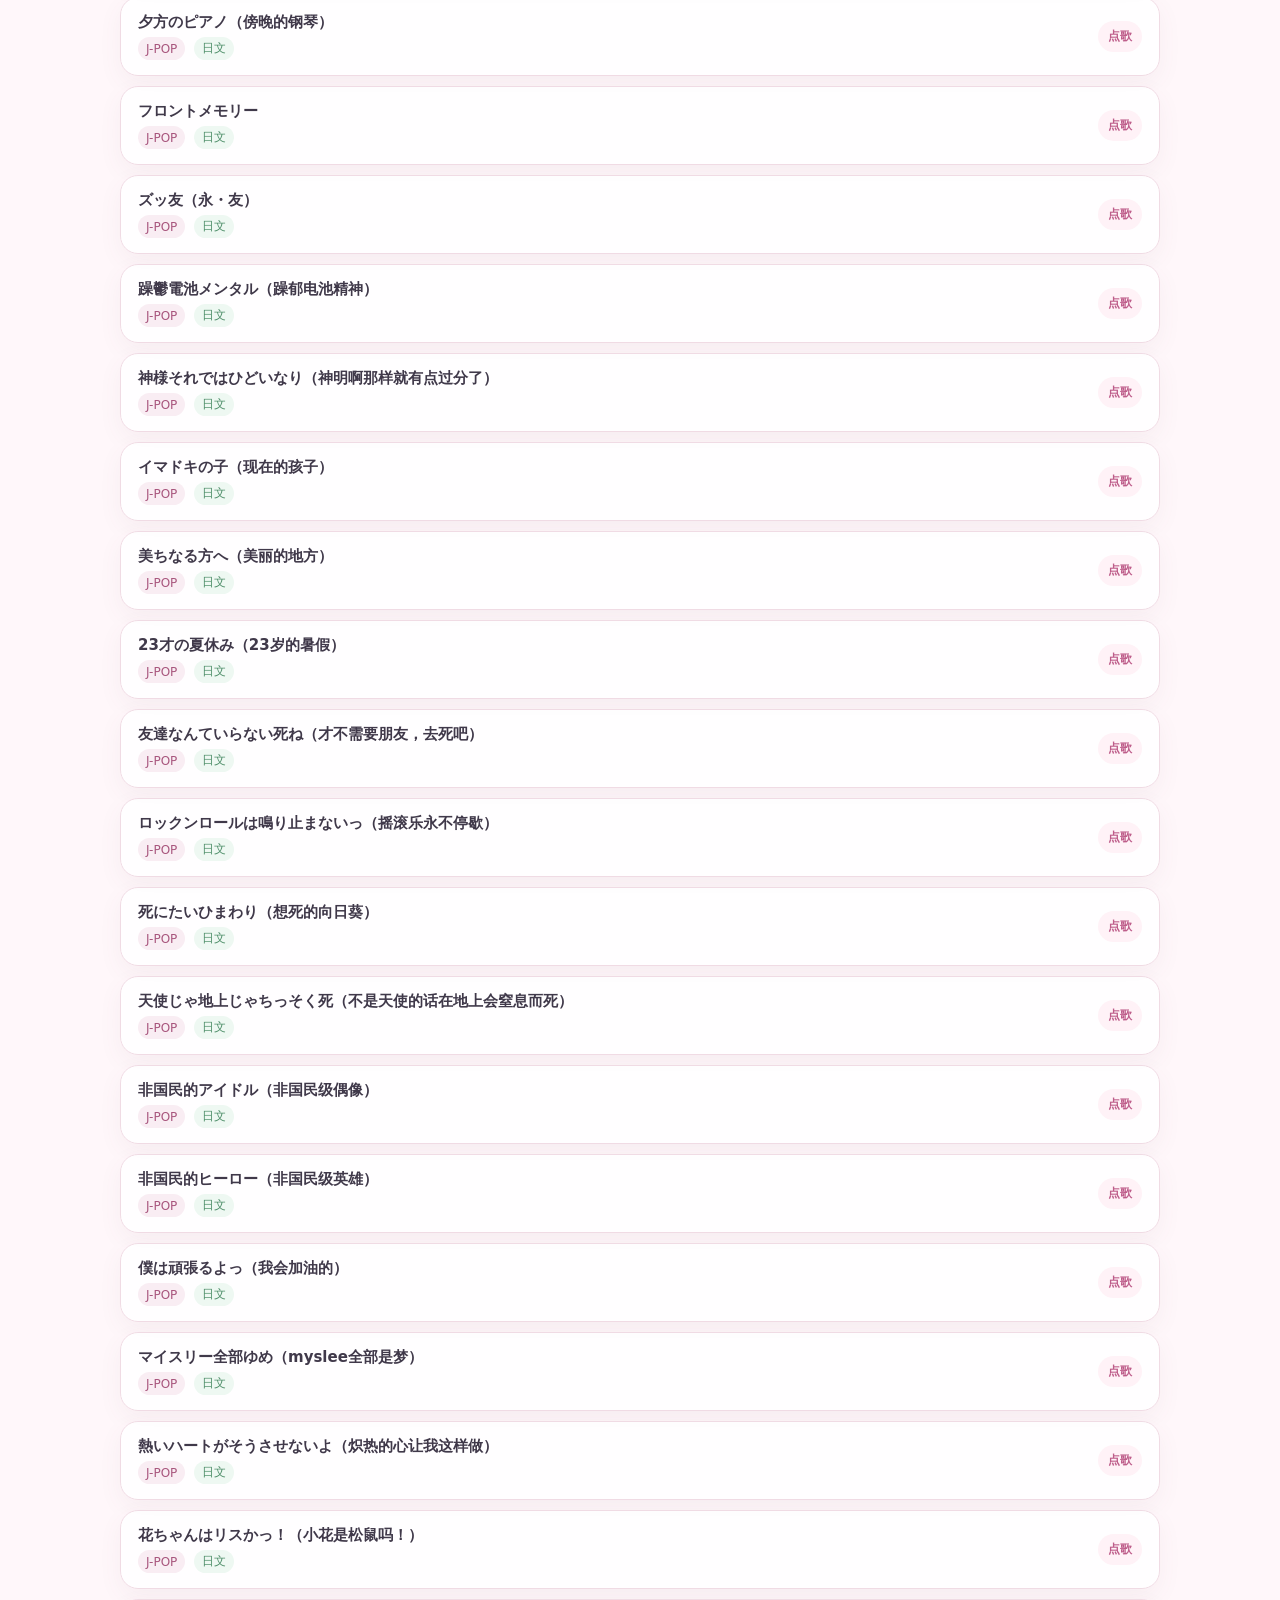
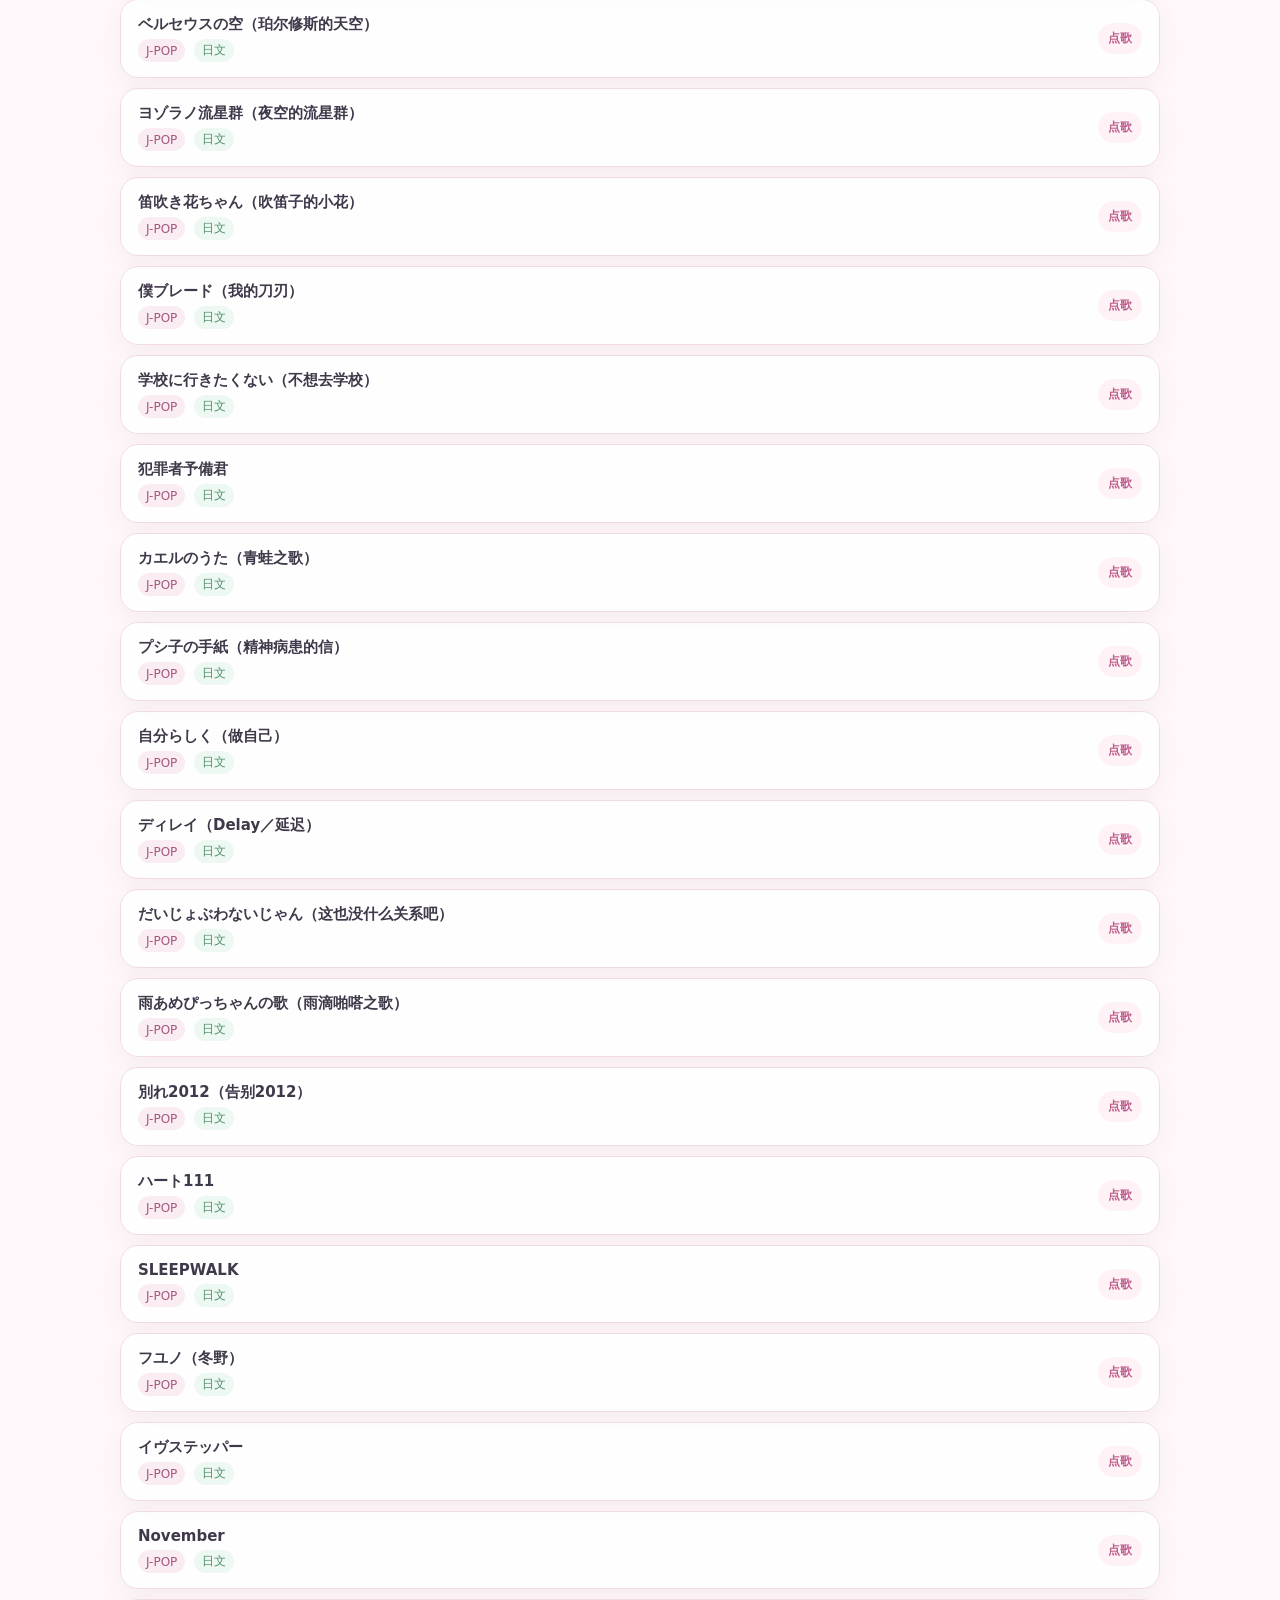
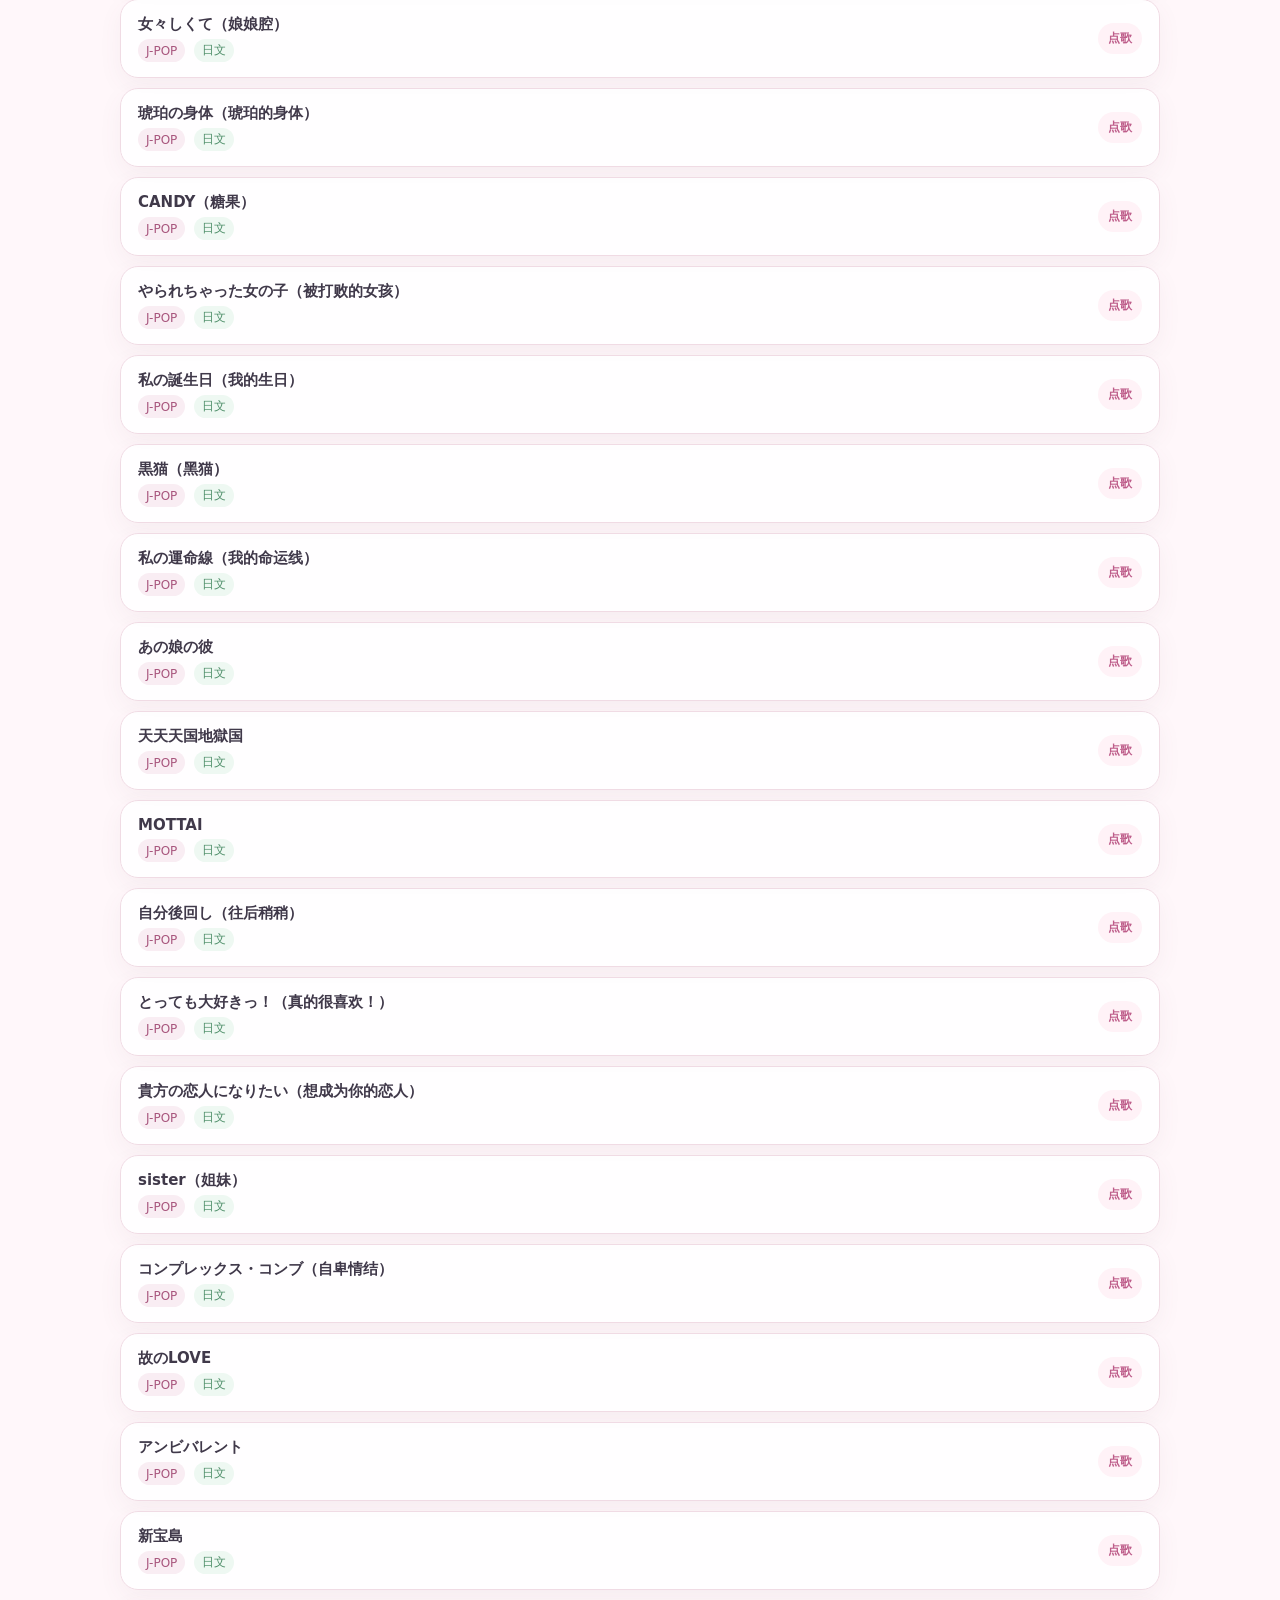
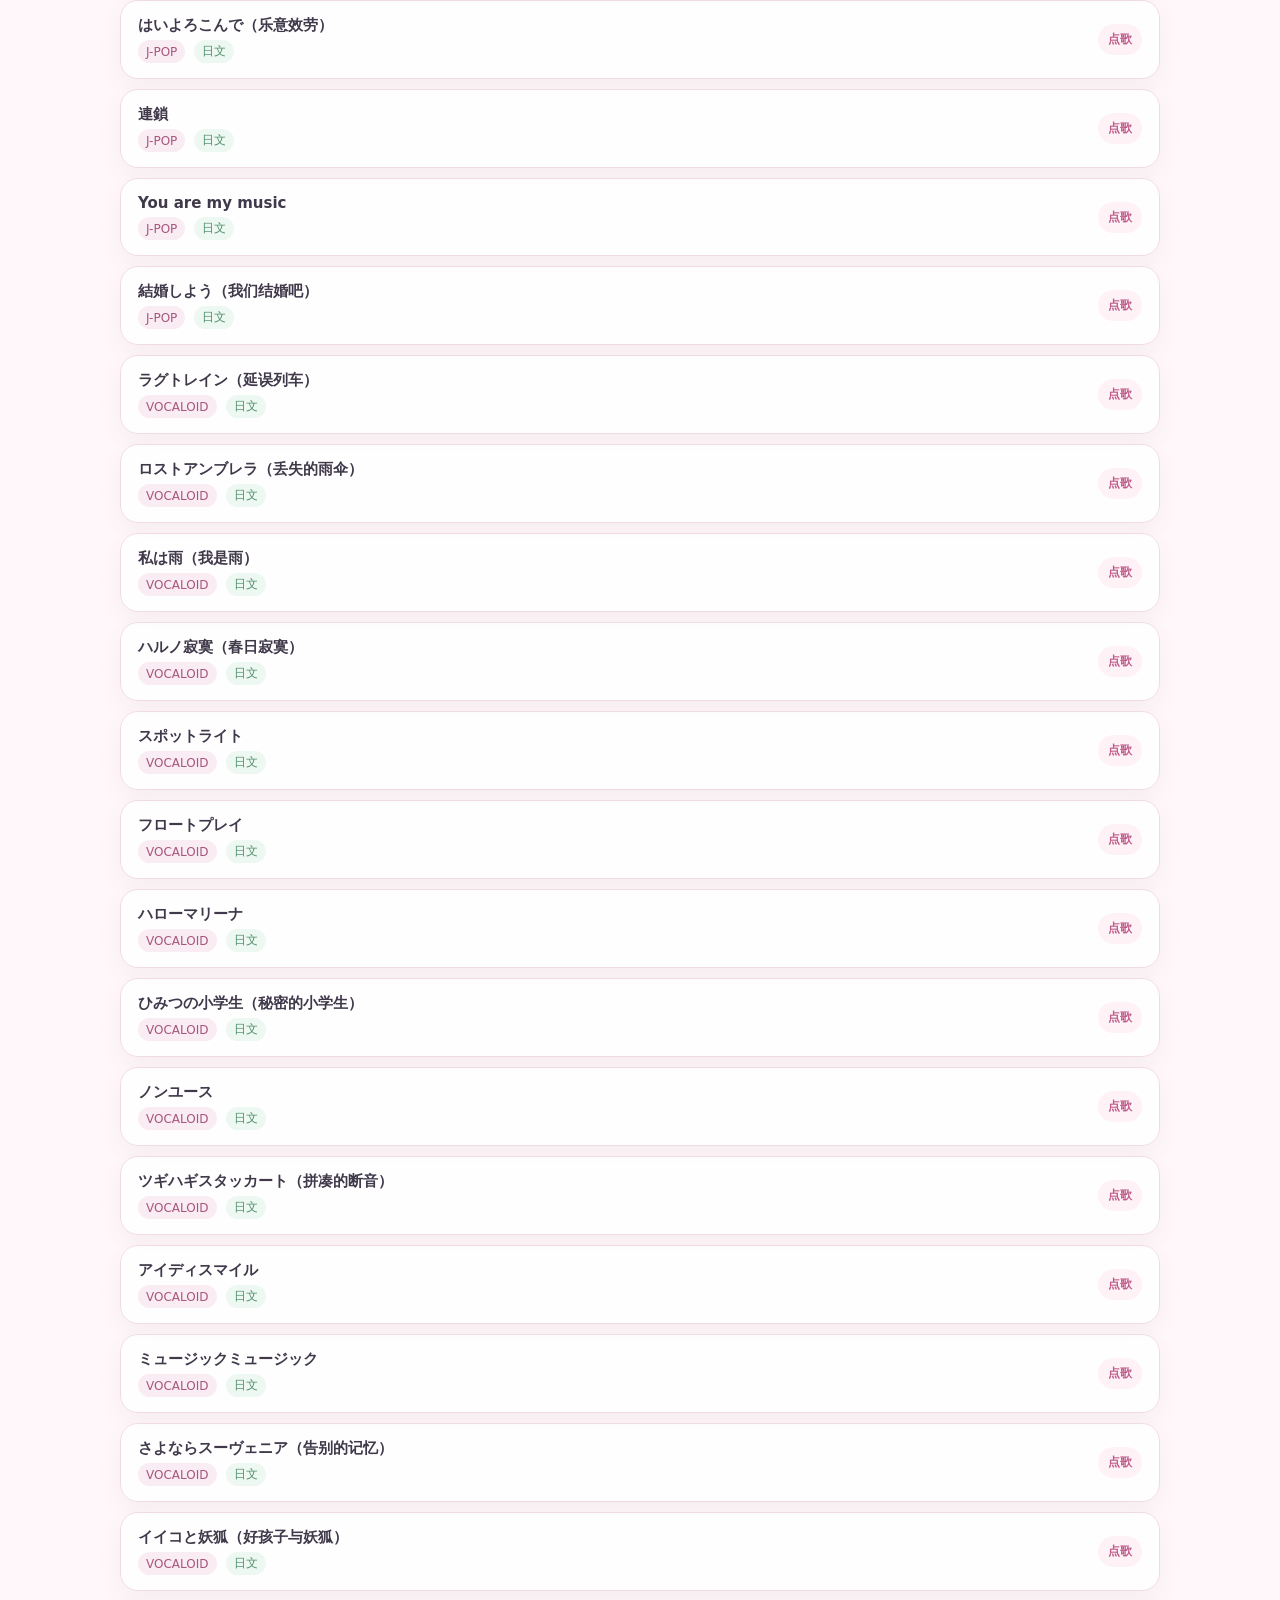
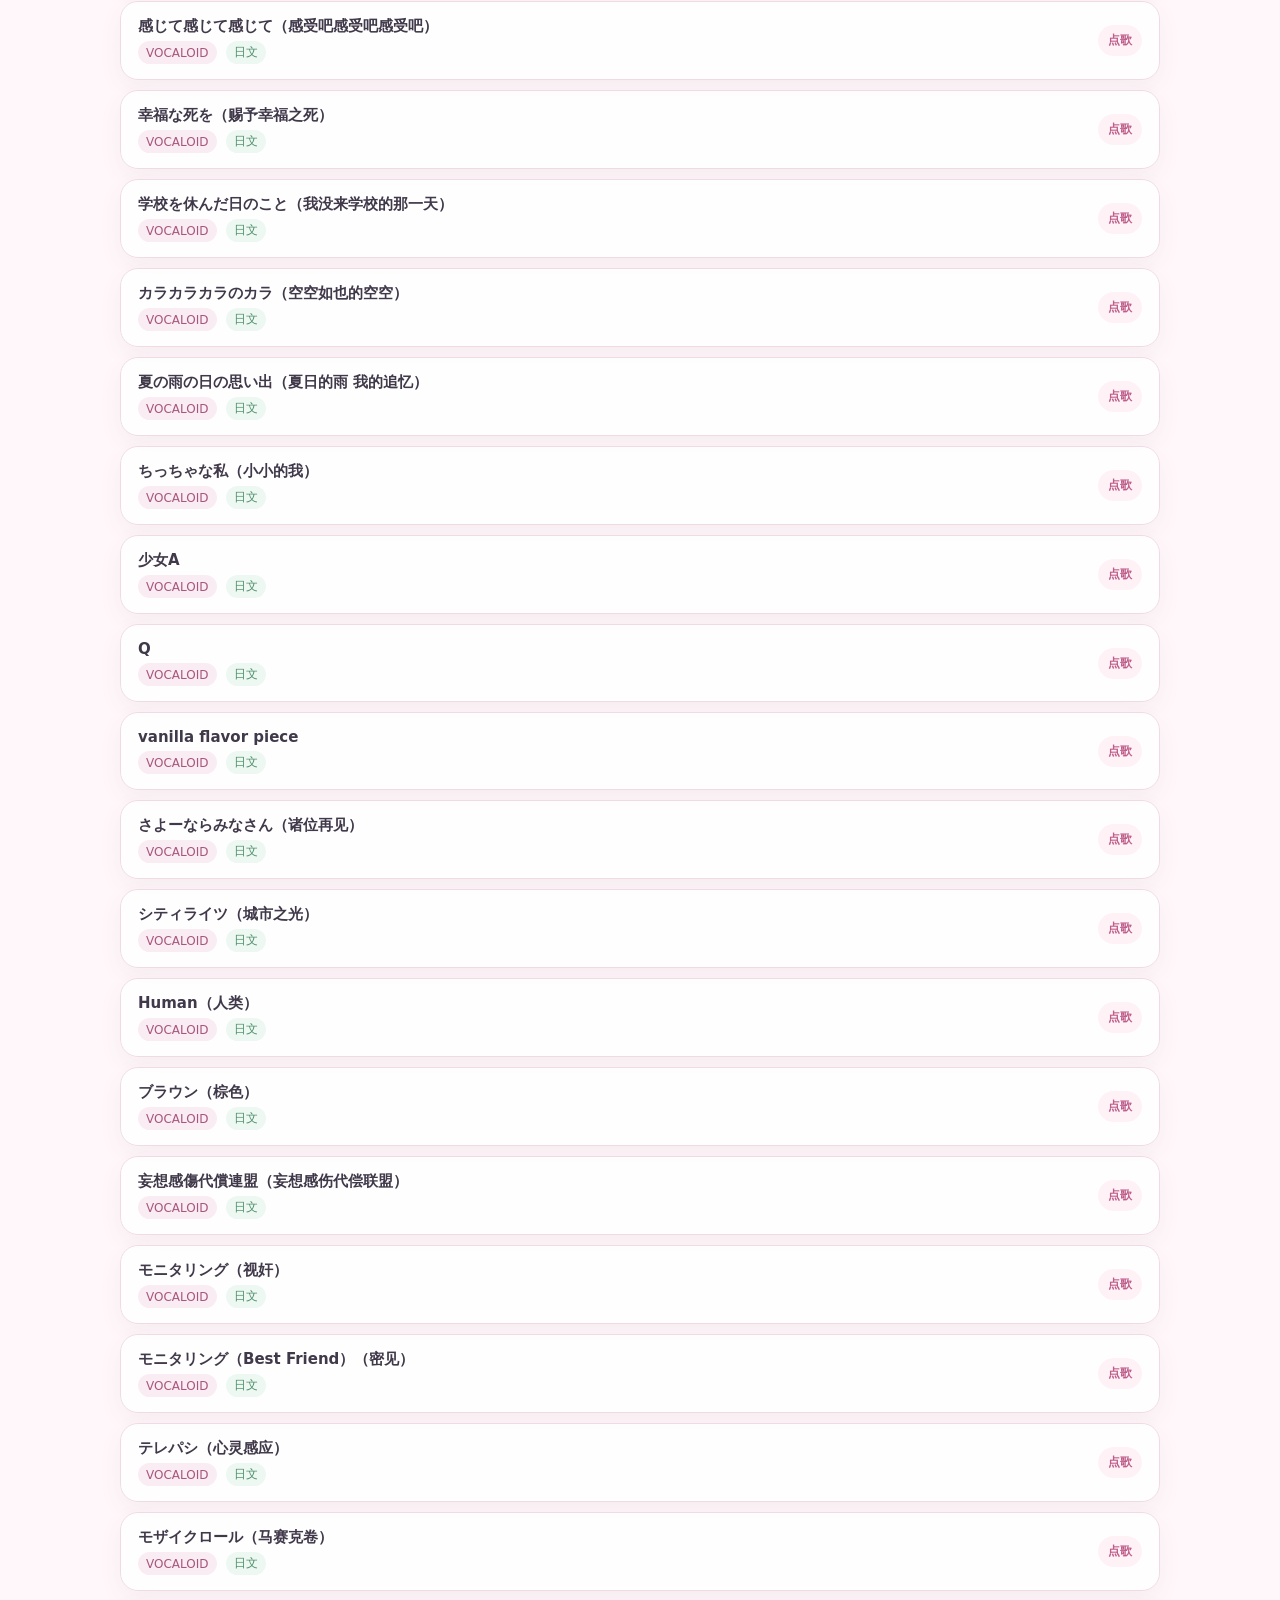
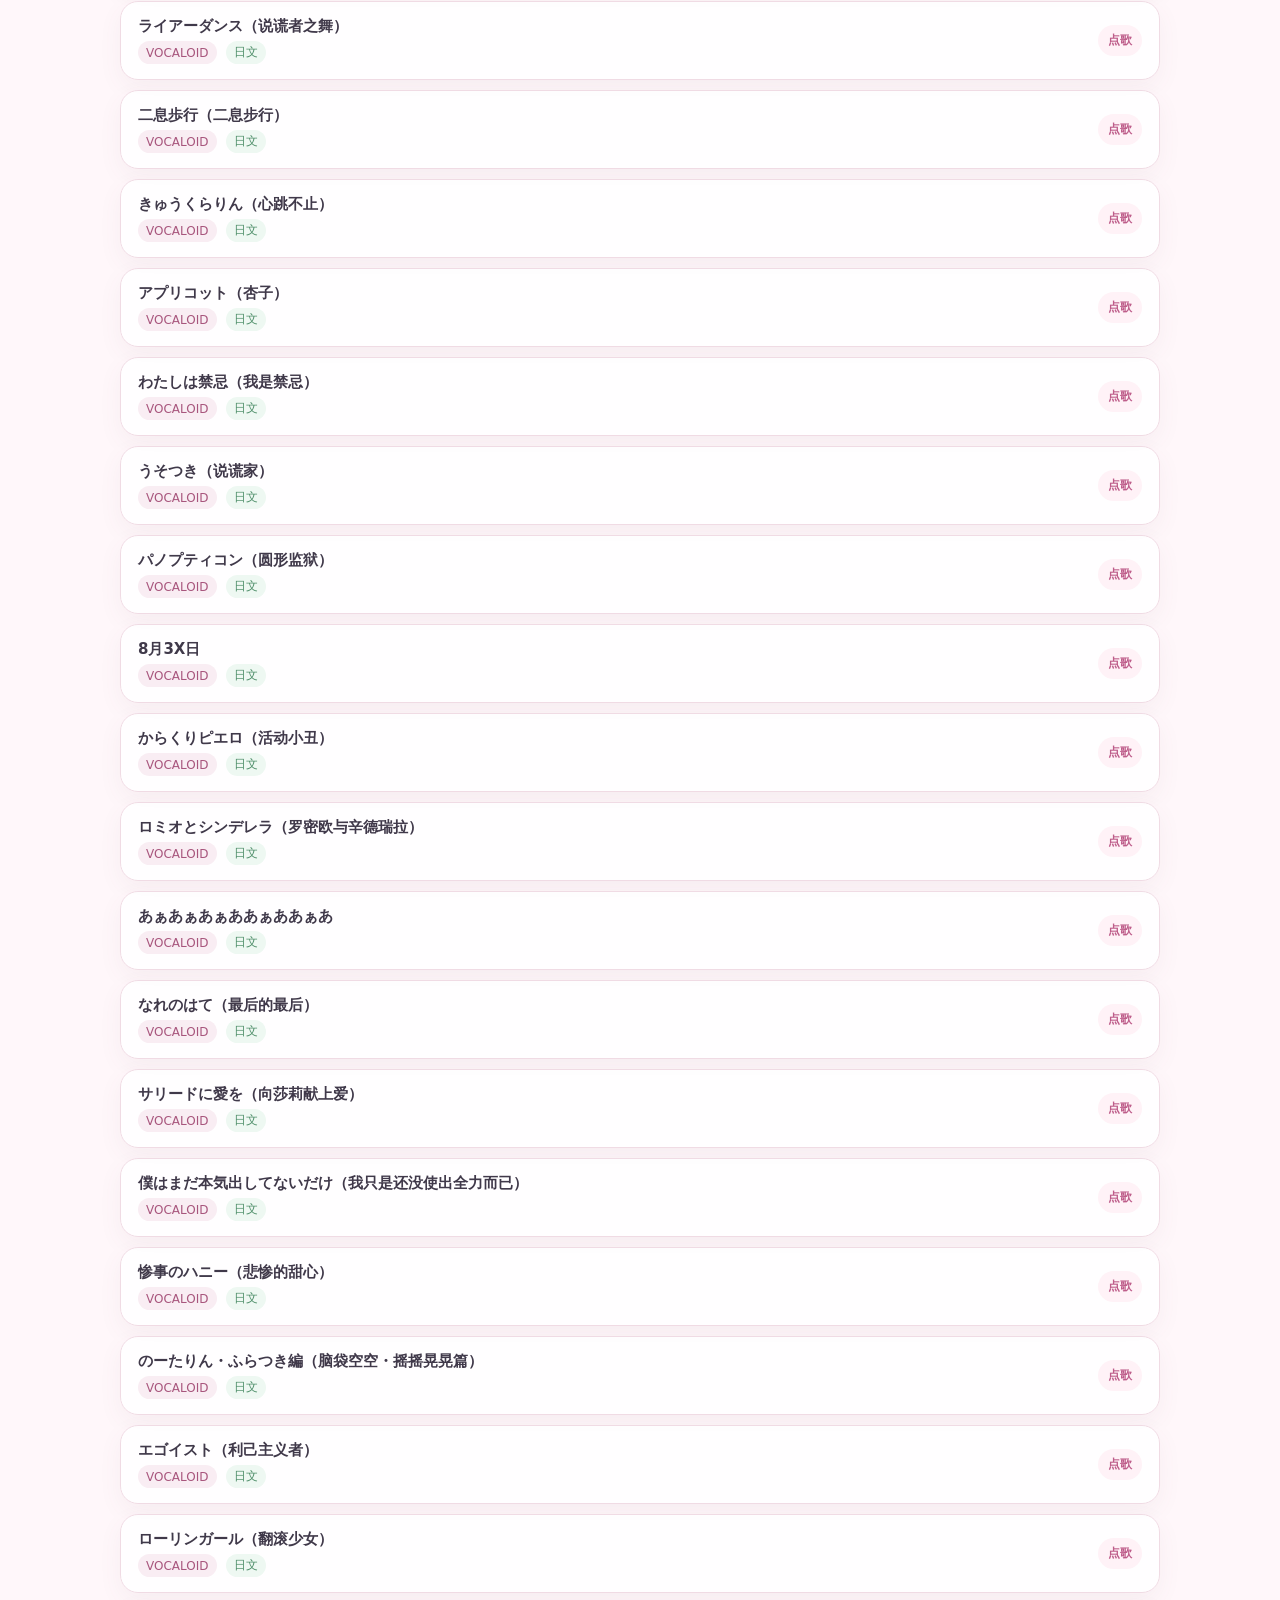
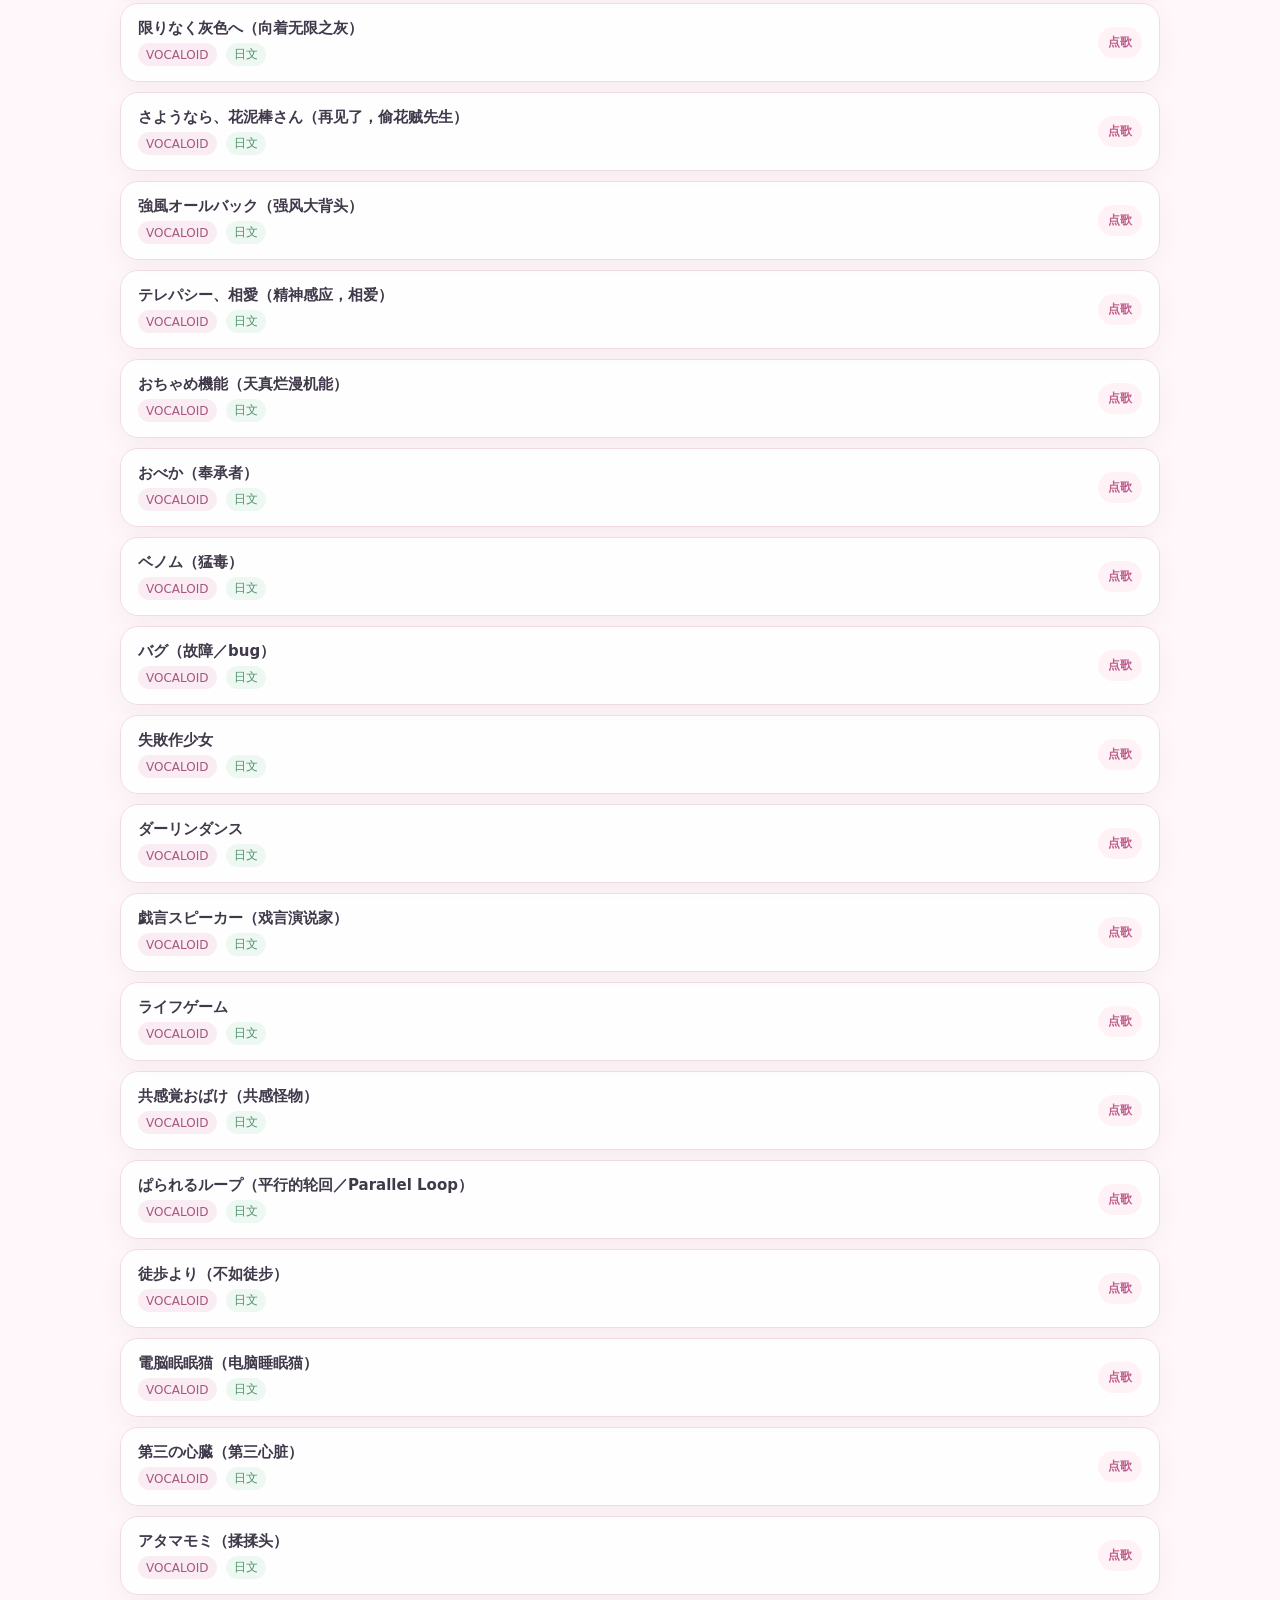
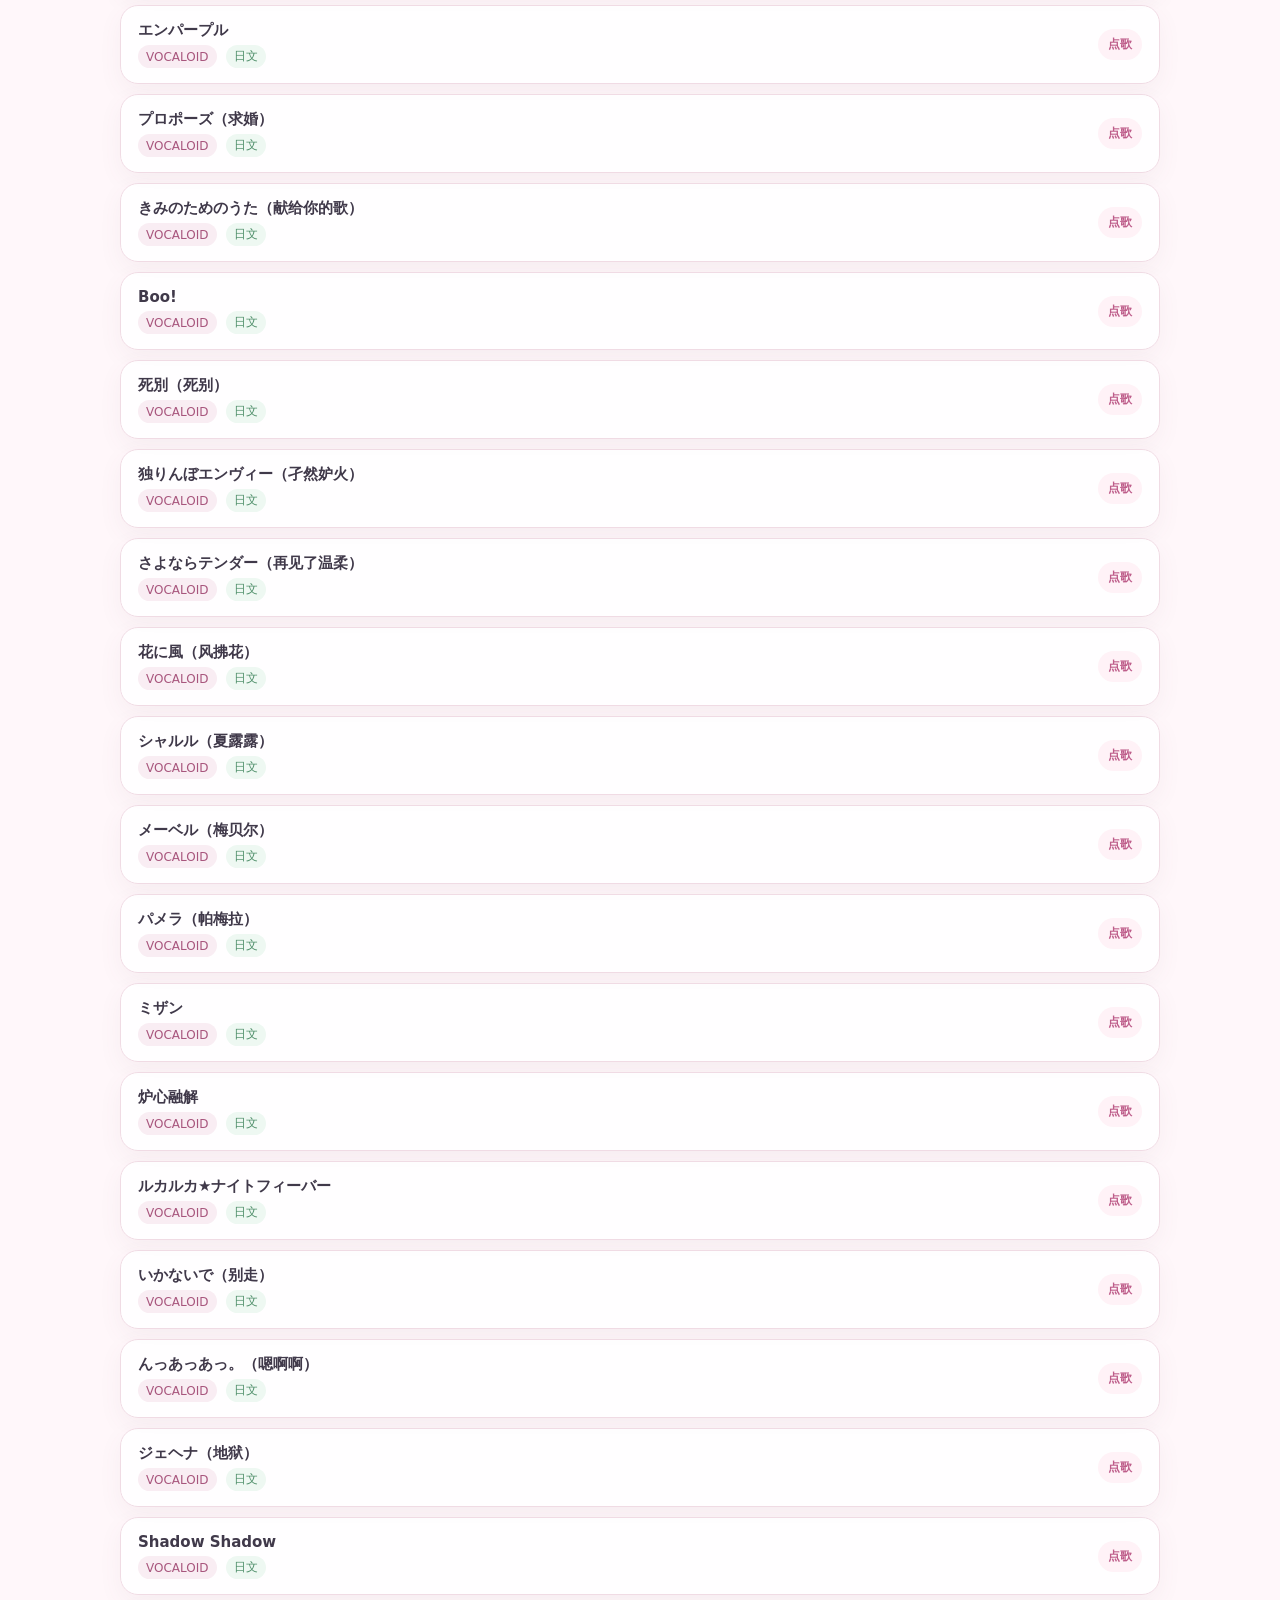
<file: streamers/aoi-yui/index.html>
<!doctype html>
<html lang="zh-CN">
<head>
  <meta charset="utf-8" />
  <meta name="viewport" content="width=device-width,initial-scale=1,viewport-fit=cover" />
  <meta name="theme-color" content="#ffd7e5" />
  <meta name="description" content="苍井结衣_ 的个人点歌单" />
  <title>苍井结衣_ · 点歌单</title>
  <link rel="icon" href="avatar.png" />
  <link rel="stylesheet" href="style.css" />
</head>
<body>
  <div class="bg-orb orb-a"></div>
  <div class="bg-orb orb-b"></div>

  <main class="shell">
    <header class="profile panel">
      <img class="avatar" src="avatar.png" alt="苍井结衣_头像" />
      <div class="profile-copy">
        <p class="eyebrow">SONG LIST</p>
        <h1>苍井结衣_</h1>
        <p class="tagline">今天想听哪一首？♪</p>
        <div class="profile-links">
          <a class="link-button" href="../../">全部主播</a>
          <a class="link-button" href="https://space.bilibili.com/3690995092817990" target="_blank" rel="noreferrer">Bilibili 主页 ↗</a>
        </div>
      </div>
      <div class="summary" aria-label="歌曲统计">
        <strong id="totalCount">--</strong>
        <span>首歌曲</span>
      </div>
    </header>

    <section class="controls panel" aria-label="歌单筛选">
      <div class="search-row">
        <label class="search-box">
          <span aria-hidden="true">⌕</span>
          <input id="searchInput" type="search" placeholder="搜索歌名 / 歌手 / 分类…" autocomplete="off" />
        </label>
        <button id="randomBtn" class="primary-button" type="button">🎲 随机选歌</button>
      </div>

      <div class="filter-row">
        <div id="genreFilters" class="chips" aria-label="分类"></div>
        <div class="view-switch" aria-label="显示方式">
          <button id="listViewBtn" type="button" class="view-button active" title="列表模式">☷</button>
          <button id="gridViewBtn" type="button" class="view-button" title="卡片模式">▦</button>
        </div>
      </div>
    </section>

    <section class="list-section">
      <div class="list-head">
        <p id="resultText">正在载入歌单…</p>
        <p class="hint">点击歌曲即可复制「点歌 歌名」</p>
      </div>
      <div id="songList" class="song-list list-view" aria-live="polite"></div>
      <div id="emptyState" class="empty panel" hidden>
        <div class="empty-icon">♪</div>
        <p>没有找到符合条件的歌曲</p>
      </div>
    </section>
  </main>

  <div id="toast" class="toast" role="status" aria-live="polite"></div>

  <dialog id="randomDialog" class="random-dialog">
    <form method="dialog" class="random-card">
      <button class="dialog-close" value="close" aria-label="关闭">×</button>
      <p class="eyebrow">RANDOM PICK</p>
      <h2 id="randomTitle">随机歌曲</h2>
      <p id="randomMeta"></p>
      <div class="dialog-actions">
        <button id="copyRandomBtn" type="button" class="primary-button">复制点歌</button>
        <button id="againBtn" type="button" class="soft-button">再抽一次</button>
      </div>
    </form>
  </dialog>

  <script src="script.js" defer></script>
</body>
</html>
</file>
<file: hub.css>
*{box-sizing:border-box}html{color-scheme:light}body{margin:0;min-height:100vh;font-family:Inter,"PingFang SC","Microsoft YaHei",system-ui,-apple-system,sans-serif;color:#2b2733;background:radial-gradient(circle at 12% 8%,#fff7fb 0,transparent 32%),radial-gradient(circle at 88% 18%,#f2edff 0,transparent 34%),#f7f5fb}.shell{width:min(1080px,calc(100% - 32px));margin:0 auto;padding:64px 0 36px}.hero{text-align:center;margin-bottom:34px}.eyebrow{margin:0 0 10px;font-size:12px;font-weight:800;letter-spacing:.18em;color:#8d7fa3}.hero h1{margin:0;font-size:clamp(34px,7vw,58px);line-height:1.05;letter-spacing:-.04em}.subtitle{max-width:660px;margin:16px auto 0;color:#777080;line-height:1.8;font-size:15px}.toolbar{display:flex;align-items:center;gap:18px;justify-content:space-between;margin:0 0 22px;padding:14px 16px;background:rgba(255,255,255,.78);border:1px solid rgba(92,75,116,.09);border-radius:18px;box-shadow:0 10px 30px rgba(68,54,84,.06);backdrop-filter:blur(12px)}.search-box{display:flex;align-items:center;gap:10px;flex:1;max-width:520px;padding:0 14px;height:46px;border-radius:14px;background:#f6f2fa;border:1px solid #ebe4f1}.search-box span{font-size:22px;color:#8e819d}.search-box input{width:100%;border:0;outline:0;background:transparent;color:#2b2733;font:inherit;font-size:16px}.count{margin:0;white-space:nowrap;color:#847a8c;font-size:14px}.streamer-grid{display:grid;grid-template-columns:repeat(auto-fill,minmax(240px,1fr));gap:18px}.streamer-card{display:flex;flex-direction:column;overflow:hidden;text-decoration:none;color:inherit;background:rgba(255,255,255,.88);border:1px solid rgba(92,75,116,.1);border-radius:22px;box-shadow:0 14px 34px rgba(68,54,84,.07);transition:transform .18s ease,box-shadow .18s ease,border-color .18s ease}.streamer-card:hover{transform:translateY(-4px);box-shadow:0 20px 42px rgba(68,54,84,.12);border-color:rgba(123,94,156,.22)}.card-image{aspect-ratio:16/11;background:#f3eef7;overflow:hidden}.card-image img{width:100%;height:100%;object-fit:cover;display:block}.card-body{padding:18px}.card-top{display:flex;align-items:flex-start;justify-content:space-between;gap:10px}.streamer-name{margin:0;font-size:20px;line-height:1.35}.status{flex:0 0 auto;padding:5px 8px;border-radius:999px;background:#f2ecf8;color:#715d88;font-size:11px;font-weight:700}.description{margin:10px 0 0;min-height:44px;color:#7d7584;font-size:14px;line-height:1.6}.enter{display:flex;align-items:center;justify-content:space-between;margin-top:16px;padding-top:14px;border-top:1px solid #eee9f2;color:#665675;font-size:13px;font-weight:700}.empty{padding:48px 20px;text-align:center;color:#8a8290;background:rgba(255,255,255,.75);border:1px dashed #ddd4e5;border-radius:20px}.footer{text-align:center;margin-top:34px;color:#aaa1b0;font-size:12px}@media(max-width:640px){.shell{width:min(100% - 22px,1080px);padding-top:38px}.toolbar{align-items:stretch;flex-direction:column;gap:10px}.search-box{max-width:none}.count{padding-left:3px}.streamer-grid{grid-template-columns:1fr}.card-image{aspect-ratio:2/1}}
</file>
<file: aibomen/aoi-yui/style.css>
:root {
  --bg: #fff7fa;
  --panel: rgba(255,255,255,.82);
  --text: #40394a;
  --muted: #8a8192;
  --line: #f0dbe4;
  --pink: #ef8fb4;
  --pink-strong: #df6da0;
  --pink-soft: #fde6ef;
  --mint: #bce5cd;
  --shadow: 0 18px 50px rgba(149, 96, 121, .13);
}
* { box-sizing: border-box; }
html { scroll-behavior: smooth; }
body {
  margin: 0;
  min-height: 100vh;
  color: var(--text);
  background:
    radial-gradient(circle at 20% -10%, #ffe3ed 0, transparent 33rem),
    radial-gradient(circle at 105% 10%, #e9e2ff 0, transparent 30rem),
    var(--bg);
  font-family: Inter, ui-sans-serif, system-ui, -apple-system, BlinkMacSystemFont, "Segoe UI", "PingFang SC", "Microsoft YaHei", sans-serif;
}
button,input { font: inherit; }
button { cursor: pointer; }
.bg-orb { position: fixed; border-radius: 999px; filter: blur(4px); pointer-events: none; opacity: .35; z-index: -1; }
.orb-a { width: 240px; height: 240px; background: #ffd2e2; left: -80px; top: 42vh; }
.orb-b { width: 300px; height: 300px; background: #d9cffd; right: -130px; top: 58vh; }
.shell { width: min(1040px, calc(100% - 28px)); margin: 36px auto 72px; }
.panel { background: var(--panel); border: 1px solid rgba(236,209,220,.9); box-shadow: var(--shadow); backdrop-filter: blur(18px); }
.profile { border-radius: 28px; padding: 24px; display: grid; grid-template-columns: 112px 1fr auto; gap: 22px; align-items: center; }
.avatar { width: 112px; height: 112px; border-radius: 28px; object-fit: cover; border: 4px solid #fff; box-shadow: 0 10px 28px rgba(158,102,128,.18); }
.profile-copy h1 { margin: 1px 0 7px; font-size: clamp(28px, 5vw, 42px); line-height: 1.1; }
.eyebrow { margin: 0; letter-spacing: .16em; color: var(--pink-strong); font-size: 12px; font-weight: 800; }
.tagline { margin: 0 0 14px; color: var(--muted); }
.link-button { display: inline-flex; text-decoration: none; color: var(--text); background: #fff; border: 1px solid var(--line); border-radius: 999px; padding: 8px 13px; font-weight: 650; }
.link-button:hover { border-color: #e8b8cb; transform: translateY(-1px); }
.summary { min-width: 112px; text-align: center; background: linear-gradient(135deg,#fff,#fff0f5); border: 1px solid var(--line); border-radius: 22px; padding: 17px 14px; }
.summary strong { display: block; font-size: 28px; color: var(--pink-strong); }
.summary span { color: var(--muted); font-size: 13px; }
.controls { margin-top: 18px; padding: 18px; border-radius: 24px; }
.search-row { display: grid; grid-template-columns: 1fr auto; gap: 12px; }
.search-box { min-width: 0; display: flex; align-items: center; gap: 10px; background: #fff; border: 1px solid var(--line); border-radius: 16px; padding: 0 15px; }
.search-box:focus-within { border-color: #eaa9c3; box-shadow: 0 0 0 4px rgba(239,143,180,.12); }
.search-box span { color: var(--pink-strong); font-size: 22px; }
.search-box input { width: 100%; border: 0; outline: 0; background: transparent; padding: 13px 0; color: var(--text); }
.primary-button,.soft-button,.view-button,.chip { border: 0; border-radius: 14px; transition: .16s ease; }
.primary-button { background: linear-gradient(135deg, var(--pink), var(--pink-strong)); color: #fff; padding: 12px 18px; font-weight: 800; box-shadow: 0 9px 22px rgba(223,109,160,.2); }
.primary-button:hover { transform: translateY(-1px); box-shadow: 0 12px 26px rgba(223,109,160,.27); }
.filter-row { margin-top: 14px; display: flex; justify-content: space-between; gap: 12px; align-items: center; }
.chips { display: flex; flex-wrap: wrap; gap: 8px; }
.chip { padding: 8px 13px; background: #fff; color: var(--muted); border: 1px solid var(--line); font-weight: 700; }
.chip:hover,.chip.active { color: #a94875; background: var(--pink-soft); border-color: #f2bfd2; }
.view-switch { flex: 0 0 auto; display: flex; gap: 6px; background: rgba(255,255,255,.8); border: 1px solid var(--line); padding: 4px; border-radius: 13px; }
.view-button { min-width: 38px; min-height: 34px; background: transparent; color: var(--muted); }
.view-button.active { background: #fff; color: var(--pink-strong); box-shadow: 0 4px 12px rgba(104,77,90,.09); }
.list-section { margin-top: 24px; }
.list-head { display: flex; justify-content: space-between; gap: 12px; margin: 0 4px 10px; color: var(--muted); font-size: 13px; }
.list-head p { margin: 0; }
.song-list { display: grid; gap: 10px; }
.song-list.grid-view { grid-template-columns: repeat(3, minmax(0, 1fr)); }
.song { appearance: none; width: 100%; text-align: left; color: inherit; background: rgba(255,255,255,.86); border: 1px solid var(--line); border-radius: 18px; padding: 15px 17px; box-shadow: 0 8px 24px rgba(123,84,103,.06); display: grid; grid-template-columns: minmax(0,1fr) auto; align-items: center; gap: 12px; }
.song:hover { transform: translateY(-2px); border-color: #ebb6ca; box-shadow: 0 12px 28px rgba(123,84,103,.1); }
.song-title { font-size: 15px; font-weight: 800; overflow-wrap: anywhere; }
.song-sub { margin-top: 5px; color: var(--muted); font-size: 12px; display: flex; flex-wrap: wrap; gap: 6px 9px; }
.song-copy { color: #be5d8a; font-size: 12px; font-weight: 800; background: #fff2f7; padding: 7px 10px; border-radius: 999px; white-space: nowrap; }
.grid-view .song { min-height: 126px; grid-template-columns: 1fr; align-content: space-between; }
.grid-view .song-copy { width: max-content; }
.badge { display: inline-flex; align-items: center; border-radius: 999px; padding: 3px 8px; background: #f9edf3; color: #a8567d; }
.badge.lang { background: #eef8f2; color: #4f8f6a; }
.empty { text-align: center; border-radius: 24px; padding: 46px 20px; color: var(--muted); }
.empty-icon { font-size: 40px; color: var(--pink); }
.toast { position: fixed; left: 50%; bottom: 26px; transform: translate(-50%, 18px); opacity: 0; pointer-events: none; background: #3f3745; color: #fff; border-radius: 999px; padding: 10px 16px; font-size: 13px; box-shadow: 0 10px 30px rgba(34,24,30,.2); transition: .2s ease; z-index: 20; }
.toast.show { opacity: 1; transform: translate(-50%,0); }
.random-dialog { width: min(480px, calc(100% - 28px)); border: 0; padding: 0; border-radius: 26px; background: transparent; }
.random-dialog::backdrop { background: rgba(50,39,47,.28); backdrop-filter: blur(5px); }
.random-card { position: relative; background: #fff; padding: 30px; border-radius: 26px; text-align: center; box-shadow: 0 24px 70px rgba(58,39,49,.22); }
.random-card h2 { margin: 8px 0; font-size: 24px; overflow-wrap: anywhere; }
.random-card > p:not(.eyebrow) { color: var(--muted); }
.dialog-close { position: absolute; right: 13px; top: 11px; border: 0; background: transparent; font-size: 25px; color: var(--muted); }
.dialog-actions { display: flex; justify-content: center; gap: 10px; margin-top: 20px; }
.soft-button { padding: 12px 16px; background: #f7eef2; color: #9a5273; font-weight: 800; }
@media (max-width: 760px) {
  .shell { margin-top: 18px; width: min(100% - 20px, 1040px); }
  .profile { grid-template-columns: 82px 1fr; padding: 18px; gap: 14px; }
  .avatar { width: 82px; height: 82px; border-radius: 22px; }
  .summary { grid-column: 1 / -1; display: flex; justify-content: center; align-items: baseline; gap: 7px; padding: 11px; }
  .summary strong { font-size: 22px; }
  .search-row { grid-template-columns: 1fr; }
  .primary-button { min-height: 46px; }
  .filter-row { align-items: flex-start; }
  .song-list.grid-view { grid-template-columns: repeat(2, minmax(0, 1fr)); }
  .hint { display: none; }
}
@media (max-width: 480px) {
  .profile { grid-template-columns: 70px 1fr; }
  .avatar { width: 70px; height: 70px; border-radius: 19px; }
  .profile-copy h1 { font-size: 26px; }
  .song-list.grid-view { grid-template-columns: 1fr; }
  .song { padding: 14px; }
  .filter-row { display: block; }
  .view-switch { width: max-content; margin-top: 10px; }
}
@media (prefers-reduced-motion: reduce) {
  *,*::before,*::after { scroll-behavior: auto !important; transition: none !important; }
}
</file>
<file: aibomen/kira/style.css>
:root{--bg:#fff8f1;--panel:rgba(255,255,255,.88);--text:#402a28;--muted:#92766d;--line:#ead8c8;--red:#c9403f;--red-strong:#a92831;--red-soft:#fff0eb;--gold:#d7a53a;--gold-soft:#fff5d6;--ink:#3a2c2c;--shadow:0 18px 50px rgba(112,51,42,.13)}
*{box-sizing:border-box}html{scroll-behavior:smooth}body{margin:0;min-height:100vh;color:var(--text);background:radial-gradient(circle at 8% 18%,rgba(208,58,54,.13) 0,transparent 22rem),radial-gradient(circle at 92% 14%,rgba(224,176,67,.16) 0,transparent 25rem),radial-gradient(circle at 85% 78%,rgba(113,63,52,.08) 0,transparent 26rem),var(--bg);font-family:Inter,ui-sans-serif,system-ui,-apple-system,BlinkMacSystemFont,"Segoe UI","PingFang SC","Microsoft YaHei",sans-serif}button,input{font:inherit}button{cursor:pointer}.bg-orb{position:fixed;border-radius:999px;filter:blur(7px);pointer-events:none;opacity:.28;z-index:-1}.orb-a{width:250px;height:250px;background:#e75d55;left:-90px;top:38vh}.orb-b{width:270px;height:270px;background:#f0c65a;right:-120px;top:56vh}.orb-c{width:180px;height:180px;background:#5e403c;right:20%;top:-80px;opacity:.08}.shell{width:min(1040px,calc(100% - 28px));margin:36px auto 72px}.panel{background:var(--panel);border:1px solid rgba(225,199,180,.92);box-shadow:var(--shadow);backdrop-filter:blur(18px)}.profile{border-radius:28px;padding:24px;display:grid;grid-template-columns:112px 1fr auto;gap:22px;align-items:center;position:relative;overflow:hidden}.profile::after{content:"福";position:absolute;right:150px;top:-22px;font-size:92px;font-weight:900;color:rgba(201,64,63,.045);transform:rotate(10deg);pointer-events:none}.avatar{width:112px;height:112px;border-radius:28px;object-fit:cover;border:4px solid #fff9ef;box-shadow:0 10px 28px rgba(105,48,41,.20)}.profile-copy h1{margin:1px 0 7px;font-size:clamp(28px,5vw,42px);line-height:1.1}.eyebrow{margin:0;letter-spacing:.16em;color:var(--red-strong);font-size:12px;font-weight:800}.tagline{margin:0 0 14px;color:var(--muted)}.profile-links{display:flex;flex-wrap:wrap;gap:8px}.link-button{display:inline-flex;text-decoration:none;color:var(--text);background:#fff;border:1px solid var(--line);border-radius:999px;padding:8px 13px;font-weight:700;transition:.16s ease}.link-button:hover{border-color:#d8aa75;transform:translateY(-1px);color:var(--red-strong)}.summary{min-width:112px;text-align:center;background:linear-gradient(135deg,#fff,#fff3dc);border:1px solid #ead5ad;border-radius:22px;padding:17px 14px}.summary strong{display:block;font-size:28px;color:var(--red-strong)}.summary span{color:var(--muted);font-size:13px}.controls{margin-top:18px;padding:18px;border-radius:24px}.search-row{display:grid;grid-template-columns:1fr auto;gap:12px}.search-box{min-width:0;display:flex;align-items:center;gap:10px;background:#fff;border:1px solid var(--line);border-radius:16px;padding:0 15px}.search-box:focus-within{border-color:#dda470;box-shadow:0 0 0 4px rgba(215,165,58,.13)}.search-box span{color:var(--red-strong);font-size:22px}.search-box input{width:100%;border:0;outline:0;background:transparent;padding:13px 0;color:var(--text)}.primary-button,.soft-button,.view-button,.chip{border:0;border-radius:14px;transition:.16s ease}.primary-button{background:linear-gradient(135deg,#d95249,var(--red-strong));color:#fff7e8;padding:12px 18px;font-weight:800;box-shadow:0 9px 22px rgba(169,40,49,.23)}.primary-button:hover{transform:translateY(-1px);box-shadow:0 12px 26px rgba(169,40,49,.28)}.filter-row{margin-top:14px;display:flex;justify-content:space-between;gap:12px;align-items:center}.chips{display:flex;flex-wrap:wrap;gap:8px}.chip{padding:8px 13px;background:#fff;color:var(--muted);border:1px solid var(--line);font-weight:700}.chip:hover,.chip.active{color:#9d2930;background:var(--red-soft);border-color:#e6b0a6}.chip.active{box-shadow:inset 0 0 0 1px rgba(215,165,58,.16)}.view-switch{flex:0 0 auto;display:flex;gap:6px;background:rgba(255,255,255,.8);border:1px solid var(--line);padding:4px;border-radius:13px}.view-button{min-width:38px;min-height:34px;background:transparent;color:var(--muted)}.view-button.active{background:#fff;color:var(--red-strong);box-shadow:0 4px 12px rgba(88,49,42,.09)}.list-section{margin-top:24px}.list-head{display:flex;justify-content:space-between;gap:12px;margin:0 4px 10px;color:var(--muted);font-size:13px}.list-head p{margin:0}.song-list{display:grid;gap:10px}.song-list.grid-view{grid-template-columns:repeat(3,minmax(0,1fr))}.song{appearance:none;width:100%;text-align:left;color:inherit;background:rgba(255,255,255,.88);border:1px solid var(--line);border-radius:18px;padding:15px 17px;box-shadow:0 8px 24px rgba(105,57,45,.06);display:grid;grid-template-columns:minmax(0,1fr) auto;align-items:center;gap:12px}.song:hover{transform:translateY(-2px);border-color:#d9aa80;box-shadow:0 12px 28px rgba(105,57,45,.11)}.song-title{font-size:15px;font-weight:800;overflow-wrap:anywhere}.song-sub{margin-top:5px;color:var(--muted);font-size:12px;display:flex;flex-wrap:wrap;gap:6px 9px}.song-copy{color:#a72e34;font-size:12px;font-weight:800;background:#fff0e9;border:1px solid #f0d5c7;padding:7px 10px;border-radius:999px;white-space:nowrap}.grid-view .song{min-height:126px;grid-template-columns:1fr;align-content:space-between}.grid-view .song-copy{width:max-content}.badge{display:inline-flex;align-items:center;border-radius:999px;padding:3px 8px;background:var(--gold-soft);color:#8e641d;border:1px solid #f0dfae}.empty{text-align:center;border-radius:24px;padding:46px 20px;color:var(--muted)}.empty-icon{font-size:40px;color:var(--gold)}.toast{position:fixed;left:50%;bottom:26px;transform:translate(-50%,18px);opacity:0;pointer-events:none;background:var(--ink);color:#fff8ed;border-radius:999px;padding:10px 16px;font-size:13px;box-shadow:0 10px 30px rgba(34,24,30,.22);transition:.2s ease;z-index:20}.toast.show{opacity:1;transform:translate(-50%,0)}.random-dialog{width:min(480px,calc(100% - 28px));border:0;padding:0;border-radius:26px;background:transparent}.random-dialog::backdrop{background:rgba(54,37,34,.31);backdrop-filter:blur(5px)}.random-card{position:relative;background:#fffaf2;padding:30px;border:1px solid #ead7b2;border-radius:26px;text-align:center;box-shadow:0 24px 70px rgba(58,39,49,.22)}.random-card h2{margin:8px 0;font-size:24px;overflow-wrap:anywhere}.random-card>p:not(.eyebrow){color:var(--muted)}.dialog-close{position:absolute;right:13px;top:11px;border:0;background:transparent;font-size:25px;color:var(--muted)}.dialog-actions{display:flex;justify-content:center;gap:10px;margin-top:20px}.soft-button{padding:12px 16px;background:#f8eadc;color:#914034;font-weight:800}
@media(max-width:760px){.shell{margin-top:18px;width:min(100% - 20px,1040px)}.profile{grid-template-columns:82px 1fr;padding:18px;gap:14px}.profile::after{right:14px;top:35px;font-size:72px}.avatar{width:82px;height:82px;border-radius:22px}.summary{grid-column:1/-1;display:flex;justify-content:center;align-items:baseline;gap:7px;padding:11px}.summary strong{font-size:22px}.search-row{grid-template-columns:1fr}.primary-button{min-height:46px}.filter-row{align-items:flex-start}.song-list.grid-view{grid-template-columns:repeat(2,minmax(0,1fr))}.hint{display:none}}
@media(max-width:480px){.profile{grid-template-columns:70px 1fr}.avatar{width:70px;height:70px;border-radius:19px}.profile-copy h1{font-size:25px}.song-list.grid-view{grid-template-columns:1fr}.song{padding:14px}.filter-row{display:block}.view-switch{width:max-content;margin-top:10px}}
@media(prefers-reduced-motion:reduce){*,*::before,*::after{scroll-behavior:auto!important;transition:none!important}}
</file>
<file: aibomen/niko/style.css>
:root{--bg:#fff8fd;--panel:rgba(255,255,255,.9);--text:#433a59;--muted:#887b9f;--line:#e9daf3;--red:#ef82b8;--red-strong:#c85ca5;--red-soft:#fff0f8;--gold:#6faaf2;--gold-soft:#edf6ff;--ink:#3b3650;--shadow:0 18px 50px rgba(102,80,150,.14)}
*{box-sizing:border-box}html{scroll-behavior:smooth}body{margin:0;min-height:100vh;color:var(--text);background:radial-gradient(circle at 8% 18%,rgba(242,139,190,.18) 0,transparent 22rem),radial-gradient(circle at 92% 14%,rgba(105,171,244,.18) 0,transparent 25rem),radial-gradient(circle at 82% 78%,rgba(191,148,238,.12) 0,transparent 26rem),var(--bg);font-family:Inter,ui-sans-serif,system-ui,-apple-system,BlinkMacSystemFont,"Segoe UI","PingFang SC","Microsoft YaHei",sans-serif}button,input{font:inherit}button{cursor:pointer}.bg-orb{position:fixed;border-radius:999px;filter:blur(7px);pointer-events:none;opacity:.28;z-index:-1}.orb-a{width:250px;height:250px;background:#f48ec0;left:-90px;top:38vh}.orb-b{width:270px;height:270px;background:#7cb7f8;right:-120px;top:56vh}.orb-c{width:180px;height:180px;background:#b995ec;right:20%;top:-80px;opacity:.08}.shell{width:min(1040px,calc(100% - 28px));margin:36px auto 72px}.panel{background:var(--panel);border:1px solid rgba(224,207,239,.95);box-shadow:var(--shadow);backdrop-filter:blur(18px)}.profile{border-radius:28px;padding:24px;display:grid;grid-template-columns:112px 1fr auto;gap:22px;align-items:center;position:relative;overflow:hidden}.profile::after{content:"✚";position:absolute;right:150px;top:-22px;font-size:92px;font-weight:900;color:rgba(239,130,184,.08);transform:rotate(10deg);pointer-events:none}.avatar{width:112px;height:112px;border-radius:28px;object-fit:cover;border:4px solid #fff;box-shadow:0 10px 28px rgba(108,78,153,.18)}.profile-copy h1{margin:1px 0 7px;font-size:clamp(28px,5vw,42px);line-height:1.1}.eyebrow{margin:0;letter-spacing:.16em;color:var(--red-strong);font-size:12px;font-weight:800}.tagline{margin:0 0 14px;color:var(--muted)}.profile-links{display:flex;flex-wrap:wrap;gap:8px}.link-button{display:inline-flex;text-decoration:none;color:var(--text);background:#fff;border:1px solid var(--line);border-radius:999px;padding:8px 13px;font-weight:700;transition:.16s ease}.link-button:hover{border-color:#d7b5e9;transform:translateY(-1px);color:var(--red-strong)}.summary{min-width:112px;text-align:center;background:linear-gradient(135deg,#fff,#f3f8ff);border:1px solid #d7e5fb;border-radius:22px;padding:17px 14px}.summary strong{display:block;font-size:28px;color:var(--red-strong)}.summary span{color:var(--muted);font-size:13px}.controls{margin-top:18px;padding:18px;border-radius:24px}.search-row{display:grid;grid-template-columns:1fr auto;gap:12px}.search-box{min-width:0;display:flex;align-items:center;gap:10px;background:#fff;border:1px solid var(--line);border-radius:16px;padding:0 15px}.search-box:focus-within{border-color:#d99bc2;box-shadow:0 0 0 4px rgba(239,130,184,.13)}.search-box span{color:var(--red-strong);font-size:22px}.search-box input{width:100%;border:0;outline:0;background:transparent;padding:13px 0;color:var(--text)}.primary-button,.soft-button,.view-button,.chip{border:0;border-radius:14px;transition:.16s ease}.primary-button{background:linear-gradient(135deg,#f18abb,#79aef2);color:#fff;padding:12px 18px;font-weight:800;box-shadow:0 9px 22px rgba(150,92,183,.22)}.primary-button:hover{transform:translateY(-1px);box-shadow:0 12px 26px rgba(150,92,183,.28)}.filter-row{margin-top:14px;display:flex;justify-content:space-between;gap:12px;align-items:center}.chips{display:flex;flex-wrap:wrap;gap:8px}.chip{padding:8px 13px;background:#fff;color:var(--muted);border:1px solid var(--line);font-weight:700}.chip:hover,.chip.active{color:#b6539a;background:var(--red-soft);border-color:#e1b9d5}.chip.active{box-shadow:inset 0 0 0 1px rgba(111,170,242,.16)}.view-switch{flex:0 0 auto;display:flex;gap:6px;background:rgba(255,255,255,.8);border:1px solid var(--line);padding:4px;border-radius:13px}.view-button{min-width:38px;min-height:34px;background:transparent;color:var(--muted)}.view-button.active{background:#fff;color:var(--red-strong);box-shadow:0 4px 12px rgba(86,68,120,.09)}.list-section{margin-top:24px}.list-head{display:flex;justify-content:space-between;gap:12px;margin:0 4px 10px;color:var(--muted);font-size:13px}.list-head p{margin:0}.song-list{display:grid;gap:10px}.song-list.grid-view{grid-template-columns:repeat(3,minmax(0,1fr))}.song{appearance:none;width:100%;text-align:left;color:inherit;background:rgba(255,255,255,.88);border:1px solid var(--line);border-radius:18px;padding:15px 17px;box-shadow:0 8px 24px rgba(90,70,130,.06);display:grid;grid-template-columns:minmax(0,1fr) auto;align-items:center;gap:12px}.song:hover{transform:translateY(-2px);border-color:#d8b7e7;box-shadow:0 12px 28px rgba(90,70,130,.11)}.song-title{font-size:15px;font-weight:800;overflow-wrap:anywhere}.song-sub{margin-top:5px;color:var(--muted);font-size:12px;display:flex;flex-wrap:wrap;gap:6px 9px}.song-copy{color:#bd5a9d;font-size:12px;font-weight:800;background:#fff0f8;border:1px solid #efd2e5;padding:7px 10px;border-radius:999px;white-space:nowrap}.grid-view .song{min-height:126px;grid-template-columns:1fr;align-content:space-between}.grid-view .song-copy{width:max-content}.badge{display:inline-flex;align-items:center;border-radius:999px;padding:3px 8px;background:var(--gold-soft);color:#5577b7;border:1px solid #d7e7fb}.empty{text-align:center;border-radius:24px;padding:46px 20px;color:var(--muted)}.empty-icon{font-size:40px;color:var(--gold)}.toast{position:fixed;left:50%;bottom:26px;transform:translate(-50%,18px);opacity:0;pointer-events:none;background:var(--ink);color:#fff;border-radius:999px;padding:10px 16px;font-size:13px;box-shadow:0 10px 30px rgba(34,24,30,.22);transition:.2s ease;z-index:20}.toast.show{opacity:1;transform:translate(-50%,0)}.random-dialog{width:min(480px,calc(100% - 28px));border:0;padding:0;border-radius:26px;background:transparent}.random-dialog::backdrop{background:rgba(62,52,84,.28);backdrop-filter:blur(5px)}.random-card{position:relative;background:#fffaff;padding:30px;border:1px solid #e6d6f2;border-radius:26px;text-align:center;box-shadow:0 24px 70px rgba(58,39,49,.22)}.random-card h2{margin:8px 0;font-size:24px;overflow-wrap:anywhere}.random-card>p:not(.eyebrow){color:var(--muted)}.dialog-close{position:absolute;right:13px;top:11px;border:0;background:transparent;font-size:25px;color:var(--muted)}.dialog-actions{display:flex;justify-content:center;gap:10px;margin-top:20px}.soft-button{padding:12px 16px;background:#f1ebfb;color:#76569a;font-weight:800}
@media(max-width:760px){.shell{margin-top:18px;width:min(100% - 20px,1040px)}.profile{grid-template-columns:82px 1fr;padding:18px;gap:14px}.profile::after{right:14px;top:35px;font-size:72px}.avatar{width:82px;height:82px;border-radius:22px}.summary{grid-column:1/-1;display:flex;justify-content:center;align-items:baseline;gap:7px;padding:11px}.summary strong{font-size:22px}.search-row{grid-template-columns:1fr}.primary-button{min-height:46px}.filter-row{align-items:flex-start}.song-list.grid-view{grid-template-columns:repeat(2,minmax(0,1fr))}.hint{display:none}}
@media(max-width:480px){.profile{grid-template-columns:70px 1fr}.avatar{width:70px;height:70px;border-radius:19px}.profile-copy h1{font-size:25px}.song-list.grid-view{grid-template-columns:1fr}.song{padding:14px}.filter-row{display:block}.view-switch{width:max-content;margin-top:10px}}
@media(prefers-reduced-motion:reduce){*,*::before,*::after{scroll-behavior:auto!important;transition:none!important}}
</file>
<file: aibomen/riyu/style.css>
:root {
  --bg: #f6f9ff;
  --panel: rgba(255,255,255,.82);
  --text: #38466a;
  --muted: #7582a1;
  --line: #dce5f5;
  --blue: #7da2ff;
  --blue-strong: #5f7de6;
  --blue-soft: #edf3ff;
  --lav: #cdbdff;
  --mint: #d9f3ff;
  --shadow: 0 18px 54px rgba(104, 124, 180, .14);
}
* { box-sizing: border-box; }
html { scroll-behavior: smooth; }
body {
  margin: 0;
  min-height: 100vh;
  color: var(--text);
  background:
    radial-gradient(circle at 12% 12%, rgba(214,232,255,.95) 0, transparent 21rem),
    radial-gradient(circle at 88% 16%, rgba(224,216,255,.88) 0, transparent 24rem),
    radial-gradient(circle at 80% 88%, rgba(217,242,255,.8) 0, transparent 18rem),
    var(--bg);
  font-family: Inter, ui-sans-serif, system-ui, -apple-system, BlinkMacSystemFont, "Segoe UI", "PingFang SC", "Microsoft YaHei", sans-serif;
}
button, input { font: inherit; }
button { cursor: pointer; }
.bg-orb { position: fixed; border-radius: 999px; filter: blur(8px); pointer-events: none; opacity: .42; z-index: -1; }
.orb-a { width: 260px; height: 260px; background: #d8e8ff; left: -90px; top: 48vh; }
.orb-b { width: 300px; height: 300px; background: #ddd4ff; right: -120px; top: 55vh; }
.orb-c { width: 160px; height: 160px; background: #e1f7ff; left: 12vw; top: 72px; }
.shell { width: min(1040px, calc(100% - 28px)); margin: 36px auto 72px; }
.panel { background: var(--panel); border: 1px solid rgba(219,228,245,.95); box-shadow: var(--shadow); backdrop-filter: blur(18px); }
.profile { border-radius: 28px; padding: 24px; display: grid; grid-template-columns: 112px 1fr auto; gap: 22px; align-items: center; }
.avatar { width: 112px; height: 112px; border-radius: 28px; object-fit: cover; border: 4px solid #fff; box-shadow: 0 10px 28px rgba(96,124,200,.18); }
.profile-copy h1 { margin: 1px 0 7px; font-size: clamp(28px, 5vw, 42px); line-height: 1.1; }
.eyebrow { margin: 0; letter-spacing: .16em; color: var(--blue-strong); font-size: 12px; font-weight: 800; }
.tagline { margin: 0; color: var(--muted); }
.profile-links { margin-top: 14px; }
.link-button { display: inline-flex; text-decoration: none; color: var(--text); background: #fff; border: 1px solid var(--line); border-radius: 999px; padding: 8px 13px; font-weight: 650; }
.link-button:hover { border-color: #bfd0ff; transform: translateY(-1px); }
.summary { min-width: 112px; text-align: center; background: linear-gradient(135deg,#fff,#f3f7ff); border: 1px solid var(--line); border-radius: 22px; padding: 17px 14px; }
.summary strong { display: block; font-size: 28px; color: var(--blue-strong); }
.summary span { color: var(--muted); font-size: 13px; }
.controls { margin-top: 18px; padding: 18px; border-radius: 24px; }
.search-row { display: grid; grid-template-columns: 1fr auto; gap: 12px; }
.search-box { min-width: 0; display: flex; align-items: center; gap: 10px; background: #fff; border: 1px solid var(--line); border-radius: 16px; padding: 0 15px; }
.search-box:focus-within { border-color: #a7bcff; box-shadow: 0 0 0 4px rgba(125,162,255,.14); }
.search-box span { color: var(--blue-strong); font-size: 22px; }
.search-box input { width: 100%; border: 0; outline: 0; background: transparent; padding: 13px 0; color: var(--text); }
.primary-button,.soft-button,.view-button,.chip { border: 0; border-radius: 14px; transition: .16s ease; }
.primary-button { background: linear-gradient(135deg, var(--blue), var(--blue-strong)); color: #fff; padding: 12px 18px; font-weight: 800; box-shadow: 0 9px 22px rgba(95,125,230,.24); }
.primary-button:hover { transform: translateY(-1px); box-shadow: 0 12px 26px rgba(95,125,230,.28); }
.filter-row { margin-top: 14px; display: flex; justify-content: space-between; gap: 12px; align-items: center; }
.chips { display: flex; flex-wrap: wrap; gap: 8px; }
.chip { padding: 8px 13px; background: #fff; color: var(--muted); border: 1px solid var(--line); font-weight: 700; }
.chip:hover,.chip.active { color: var(--blue-strong); background: var(--blue-soft); border-color: #bfd0ff; }
.view-switch { flex: 0 0 auto; display: flex; gap: 6px; background: rgba(255,255,255,.8); border: 1px solid var(--line); padding: 4px; border-radius: 13px; }
.view-button { min-width: 38px; min-height: 34px; background: transparent; color: var(--muted); }
.view-button.active { background: #fff; color: var(--blue-strong); box-shadow: 0 4px 12px rgba(104,124,180,.09); }
.list-section { margin-top: 24px; }
.list-head { display: flex; justify-content: space-between; gap: 12px; margin: 0 4px 10px; color: var(--muted); font-size: 13px; }
.list-head p { margin: 0; }
.song-list { display: grid; gap: 10px; }
.song-list.grid-view { grid-template-columns: repeat(3, minmax(0, 1fr)); }
.song { appearance: none; width: 100%; text-align: left; color: inherit; background: rgba(255,255,255,.9); border: 1px solid var(--line); border-radius: 18px; padding: 15px 17px; box-shadow: 0 8px 24px rgba(98,118,179,.06); display: grid; grid-template-columns: minmax(0,1fr) auto; align-items: center; gap: 12px; }
.song:hover { transform: translateY(-2px); border-color: #bfd0ff; box-shadow: 0 12px 28px rgba(98,118,179,.12); }
.song-title { font-size: 15px; font-weight: 800; overflow-wrap: anywhere; }
.song-sub { margin-top: 5px; color: var(--muted); font-size: 12px; display: flex; flex-wrap: wrap; gap: 6px 9px; align-items: center; }
.song-copy { color: var(--blue-strong); font-size: 12px; font-weight: 800; background: #eef3ff; padding: 7px 10px; border-radius: 999px; white-space: nowrap; }
.grid-view .song { min-height: 126px; grid-template-columns: 1fr; align-content: space-between; }
.grid-view .song-copy { width: max-content; }
.badge { display: inline-flex; align-items: center; border-radius: 999px; padding: 3px 8px; background: #edf3ff; color: var(--blue-strong); }
.artist { font-weight: 600; }
.empty { text-align: center; border-radius: 24px; padding: 46px 20px; color: var(--muted); }
.empty-icon { font-size: 40px; color: var(--blue); }
.toast { position: fixed; left: 50%; bottom: 26px; transform: translate(-50%, 18px); opacity: 0; pointer-events: none; background: #34445f; color: #fff; border-radius: 999px; padding: 10px 16px; font-size: 13px; box-shadow: 0 10px 30px rgba(34,24,30,.18); transition: .2s ease; z-index: 20; }
.toast.show { opacity: 1; transform: translate(-50%,0); }
.random-dialog { width: min(480px, calc(100% - 28px)); border: 0; padding: 0; border-radius: 26px; background: transparent; }
.random-dialog::backdrop { background: rgba(63,77,110,.25); backdrop-filter: blur(5px); }
.random-card { position: relative; background: #fff; padding: 30px; border-radius: 26px; text-align: center; box-shadow: 0 24px 70px rgba(58,71,109,.2); }
.random-card h2 { margin: 8px 0; font-size: 24px; overflow-wrap: anywhere; }
.random-card > p:not(.eyebrow) { color: var(--muted); }
.dialog-close { position: absolute; right: 13px; top: 11px; border: 0; background: transparent; font-size: 25px; color: var(--muted); }
.dialog-actions { display: flex; justify-content: center; gap: 10px; margin-top: 20px; }
.soft-button { padding: 12px 16px; background: #f1f5ff; color: var(--blue-strong); font-weight: 800; }
@media (max-width: 760px) {
  .shell { margin-top: 18px; width: min(100% - 20px, 1040px); }
  .profile { grid-template-columns: 82px 1fr; padding: 18px; gap: 14px; }
  .avatar { width: 82px; height: 82px; border-radius: 22px; }
  .summary { grid-column: 1 / -1; display: flex; justify-content: center; align-items: baseline; gap: 7px; padding: 11px; }
  .summary strong { font-size: 22px; }
  .search-row { grid-template-columns: 1fr; }
  .primary-button { min-height: 46px; }
  .filter-row { align-items: flex-start; }
  .song-list.grid-view { grid-template-columns: repeat(2, minmax(0, 1fr)); }
  .hint { display: none; }
}
@media (max-width: 480px) {
  .profile { grid-template-columns: 70px 1fr; }
  .avatar { width: 70px; height: 70px; border-radius: 19px; }
  .profile-copy h1 { font-size: 26px; }
  .song-list.grid-view { grid-template-columns: 1fr; }
  .song { padding: 14px; }
  .filter-row { display: block; }
  .view-switch { width: max-content; margin-top: 10px; }
}
@media (prefers-reduced-motion: reduce) {
  *,*::before,*::after { scroll-behavior: auto !important; transition: none !important; }
}
</file>
<file: aibomen/sachie/style.css>
:root{--bg:#fff9fa;--panel:rgba(255,255,255,.9);--text:#634550;--muted:#94717e;--line:#f0d9e1;--red:#e8a0b6;--red-strong:#b94d76;--red-soft:#fff0f4;--gold:#ca9daf;--gold-soft:#fff5f8;--ink:#634550;--shadow:0 18px 50px rgba(102,80,150,.14)}
*{box-sizing:border-box}html{scroll-behavior:smooth}body{margin:0;min-height:100vh;color:var(--text);background:radial-gradient(circle at 8% 18%,rgba(242,139,190,.18) 0,transparent 22rem),radial-gradient(circle at 92% 14%,rgba(105,171,244,.18) 0,transparent 25rem),radial-gradient(circle at 82% 78%,rgba(191,148,238,.12) 0,transparent 26rem),var(--bg);font-family:Inter,ui-sans-serif,system-ui,-apple-system,BlinkMacSystemFont,"Segoe UI","PingFang SC","Microsoft YaHei",sans-serif}button,input{font:inherit}button{cursor:pointer}.bg-orb{position:fixed;border-radius:999px;filter:blur(7px);pointer-events:none;opacity:.28;z-index:-1}.orb-a{width:250px;height:250px;background:#efbacb;left:-90px;top:38vh}.orb-b{width:270px;height:270px;background:#f2d9df;right:-120px;top:56vh}.orb-c{width:180px;height:180px;background:#e5b6c5;right:20%;top:-80px;opacity:.08}.shell{width:min(1040px,calc(100% - 28px));margin:36px auto 72px}.panel{background:var(--panel);border:1px solid rgba(224,207,239,.95);box-shadow:var(--shadow);backdrop-filter:blur(18px)}.profile{border-radius:28px;padding:24px;display:grid;grid-template-columns:112px 1fr auto;gap:22px;align-items:center;position:relative;overflow:hidden}.profile::after{content:"✚";position:absolute;right:150px;top:-22px;font-size:92px;font-weight:900;color:rgba(239,130,184,.08);transform:rotate(10deg);pointer-events:none}.avatar{width:112px;height:112px;border-radius:28px;object-fit:cover;border:4px solid #fff;box-shadow:0 10px 28px rgba(108,78,153,.18)}.profile-copy h1{margin:1px 0 7px;font-size:clamp(28px,5vw,42px);line-height:1.1}.eyebrow{margin:0;letter-spacing:.16em;color:var(--red-strong);font-size:12px;font-weight:800}.tagline{margin:0 0 14px;color:var(--muted)}.profile-links{display:flex;flex-wrap:wrap;gap:8px}.link-button{display:inline-flex;text-decoration:none;color:var(--text);background:#fff;border:1px solid var(--line);border-radius:999px;padding:8px 13px;font-weight:700;transition:.16s ease}.link-button:hover{border-color:#d7b5e9;transform:translateY(-1px);color:var(--red-strong)}.summary{min-width:112px;text-align:center;background:linear-gradient(135deg,#fff,#fff3f6);border:1px solid #f0d9e1;border-radius:22px;padding:17px 14px}.summary strong{display:block;font-size:28px;color:var(--red-strong)}.summary span{color:var(--muted);font-size:13px}.controls{margin-top:18px;padding:18px;border-radius:24px}.search-row{display:grid;grid-template-columns:1fr auto;gap:12px}.search-box{min-width:0;display:flex;align-items:center;gap:10px;background:#fff;border:1px solid var(--line);border-radius:16px;padding:0 15px}.search-box:focus-within{border-color:#d99bc2;box-shadow:0 0 0 4px rgba(239,130,184,.13)}.search-box span{color:var(--red-strong);font-size:22px}.search-box input{width:100%;border:0;outline:0;background:transparent;padding:13px 0;color:var(--text)}.primary-button,.soft-button,.view-button,.chip{border:0;border-radius:14px;transition:.16s ease}.primary-button{background:linear-gradient(135deg,#e8a0b6,#d97596);color:#fff;padding:12px 18px;font-weight:800;box-shadow:0 9px 22px rgba(150,92,183,.22)}.primary-button:hover{transform:translateY(-1px);box-shadow:0 12px 26px rgba(150,92,183,.28)}.filter-row{margin-top:14px;display:flex;justify-content:space-between;gap:12px;align-items:center}.chips{display:flex;flex-wrap:wrap;gap:8px}.chip{padding:8px 13px;background:#fff;color:var(--muted);border:1px solid var(--line);font-weight:700}.chip:hover,.chip.active{color:#b6539a;background:var(--red-soft);border-color:#e1b9d5}.chip.active{box-shadow:inset 0 0 0 1px rgba(111,170,242,.16)}.view-switch{flex:0 0 auto;display:flex;gap:6px;background:rgba(255,255,255,.8);border:1px solid var(--line);padding:4px;border-radius:13px}.view-button{min-width:38px;min-height:34px;background:transparent;color:var(--muted)}.view-button.active{background:#fff;color:var(--red-strong);box-shadow:0 4px 12px rgba(86,68,120,.09)}.list-section{margin-top:24px}.list-head{display:flex;justify-content:space-between;gap:12px;margin:0 4px 10px;color:var(--muted);font-size:13px}.list-head p{margin:0}.song-list{display:grid;gap:10px}.song-list.grid-view{grid-template-columns:repeat(3,minmax(0,1fr))}.song{appearance:none;width:100%;text-align:left;color:inherit;background:rgba(255,255,255,.88);border:1px solid var(--line);border-radius:18px;padding:15px 17px;box-shadow:0 8px 24px rgba(90,70,130,.06);display:grid;grid-template-columns:minmax(0,1fr) auto;align-items:center;gap:12px}.song:hover{transform:translateY(-2px);border-color:#d8b7e7;box-shadow:0 12px 28px rgba(90,70,130,.11)}.song-title{font-size:15px;font-weight:800;overflow-wrap:anywhere}.song-sub{margin-top:5px;color:var(--muted);font-size:12px;display:flex;flex-wrap:wrap;gap:6px 9px}.song-copy{color:#bd5a9d;font-size:12px;font-weight:800;background:#fff0f4;border:1px solid #efd2e5;padding:7px 10px;border-radius:999px;white-space:nowrap}.grid-view .song{min-height:126px;grid-template-columns:1fr;align-content:space-between}.grid-view .song-copy{width:max-content}.badge{display:inline-flex;align-items:center;border-radius:999px;padding:3px 8px;background:var(--gold-soft);color:#b94d76;border:1px solid #d7e7fb}.empty{text-align:center;border-radius:24px;padding:46px 20px;color:var(--muted)}.empty-icon{font-size:40px;color:var(--gold)}.toast{position:fixed;left:50%;bottom:26px;transform:translate(-50%,18px);opacity:0;pointer-events:none;background:var(--ink);color:#fff;border-radius:999px;padding:10px 16px;font-size:13px;box-shadow:0 10px 30px rgba(34,24,30,.22);transition:.2s ease;z-index:20}.toast.show{opacity:1;transform:translate(-50%,0)}.random-dialog{width:min(480px,calc(100% - 28px));border:0;padding:0;border-radius:26px;background:transparent}.random-dialog::backdrop{background:rgba(62,52,84,.28);backdrop-filter:blur(5px)}.random-card{position:relative;background:#fffaff;padding:30px;border:1px solid #e6d6f2;border-radius:26px;text-align:center;box-shadow:0 24px 70px rgba(58,39,49,.22)}.random-card h2{margin:8px 0;font-size:24px;overflow-wrap:anywhere}.random-card>p:not(.eyebrow){color:var(--muted)}.dialog-close{position:absolute;right:13px;top:11px;border:0;background:transparent;font-size:25px;color:var(--muted)}.dialog-actions{display:flex;justify-content:center;gap:10px;margin-top:20px}.soft-button{padding:12px 16px;background:#fff0f4;color:#b94d76;font-weight:800}
@media(max-width:760px){.shell{margin-top:18px;width:min(100% - 20px,1040px)}.profile{grid-template-columns:82px 1fr;padding:18px;gap:14px}.profile::after{right:14px;top:35px;font-size:72px}.avatar{width:82px;height:82px;border-radius:22px}.summary{grid-column:1/-1;display:flex;justify-content:center;align-items:baseline;gap:7px;padding:11px}.summary strong{font-size:22px}.search-row{grid-template-columns:1fr}.primary-button{min-height:46px}.filter-row{align-items:flex-start}.song-list.grid-view{grid-template-columns:repeat(2,minmax(0,1fr))}.hint{display:none}}
@media(max-width:480px){.profile{grid-template-columns:70px 1fr}.avatar{width:70px;height:70px;border-radius:19px}.profile-copy h1{font-size:25px}.song-list.grid-view{grid-template-columns:1fr}.song{padding:14px}.filter-row{display:block}.view-switch{width:max-content;margin-top:10px}}
@media(prefers-reduced-motion:reduce){*,*::before,*::after{scroll-behavior:auto!important;transition:none!important}}
/* Sachie: soft pink, ribbon and petal details from the supplied avatar. */
body{background:#fff9fa;background-image:radial-gradient(circle at 12% 10%,#f9e4ec 0,transparent 32rem),radial-gradient(circle at 88% 62%,#fdf0f4 0,transparent 28rem)}
.panel{border-color:var(--line);box-shadow:0 8px 30px #a5577510;backdrop-filter:none}
.bg-orb{display:none}
.shell{max-width:1100px}
.profile{grid-template-columns:140px 1fr auto;padding:32px;gap:28px;background:#fffdfd;border:1px solid #eccbd7;min-height:218px;overflow:visible;border-radius:28px}
.profile::before{content:"";position:absolute;inset:7px;border:1px dashed #ecd0da;border-radius:22px;pointer-events:none}
.profile::after{content:"✿";font-size:70px;line-height:1;right:176px;top:auto;bottom:18px;color:#f5dce5;transform:rotate(12deg)}
.avatar{width:140px;height:140px;border-radius:50%;border:6px solid #fff;outline:1px solid #efd2de;box-shadow:0 6px 20px #d68aa32b;position:relative;z-index:1}
.profile-copy,.summary{position:relative;z-index:1}
.profile-copy h1{font-size:clamp(28px,4vw,40px);margin:8px 0 10px;font-weight:800;letter-spacing:.025em}
.eyebrow{font-size:11px;letter-spacing:.2em;color:#b56b88}
.tagline{font-size:14px;color:#92707e}
.link-button{padding:9px 14px;font-size:13px;color:#9e5572;border-color:#ebcedb;background:#fff7fa}
.link-button:hover{border-color:#d991ac;color:#97425f}
.summary{background:#fff4f7;border-color:#edd2dc;padding:22px 16px}
.summary strong{color:#b94d76;font-size:32px}
.ribbon{position:absolute;top:-15px;right:36px;display:flex;align-items:center;gap:0;transform:rotate(7deg);z-index:2;filter:drop-shadow(0 3px 0 #fff)}
.ribbon i{display:block;width:35px;height:27px;border:2px solid #dc96ad;background:#f8dbe5;border-radius:5px 16px 16px 5px;transform:rotate(12deg)}
.ribbon i:last-child{border-radius:16px 5px 5px 16px;transform:rotate(-12deg)}
.ribbon b{width:16px;height:19px;background:#edb5c9;border:2px solid #dc96ad;border-radius:6px;margin:-4px;z-index:1}
.controls{background:#fffdfd;padding:20px;border-radius:24px}
.primary-button{background:#b94d76;box-shadow:0 5px 14px #c16b8b22}
.primary-button:hover{background:#a8436c;box-shadow:0 6px 18px #c16b8b35}
.chip.active{color:#a44a6d;background:#fff0f4;border-color:#e5b9ca}
.list-head{margin:0 4px 14px}
.song-list.grid-view{grid-template-columns:repeat(3,minmax(0,1fr));gap:12px}
.song{border-color:#f0d9e1;background:#fffdfd;border-radius:18px;box-shadow:none;transition:border-color .15s,background .15s,transform .15s}
.song:hover{border-color:#d991ac;background:#fff6f9;box-shadow:0 5px 16px #c16b8b10;transform:translateY(-1px)}
.grid-view .song{min-height:82px;grid-template-columns:minmax(0,1fr) auto;align-content:center;padding:20px 17px}
.song-title{font-size:15px;font-weight:650;line-height:1.5}
.song-sub:empty{display:none}
.song-copy{color:#b94d76;background:#fff0f4;border-color:#efd2de;padding:6px 10px}
.random-card{background:#fffafb;border-color:#efd2de}
.soft-button{background:#fff0f4;color:#a44a6d}
:focus-visible{outline:3px solid #bd5a83;outline-offset:3px}
[hidden]{display:none!important}
@media(max-width:760px){
.profile{grid-template-columns:96px 1fr;gap:20px;padding:24px}.avatar{width:96px;height:96px}
.profile::after{right:30px;bottom:28px;font-size:48px}
.summary{padding:10px;gap:8px}.summary strong{font-size:22px}.tagline{margin-bottom:12px;line-height:1.6}
.song-list.grid-view{grid-template-columns:repeat(2,minmax(0,1fr))}
}
@media(max-width:480px){
.profile{grid-template-columns:76px 1fr;gap:14px;padding:22px 16px;min-height:0}.avatar{width:76px;height:76px;border-width:4px}
.profile-copy h1{font-size:26px}.eyebrow{font-size:9px;letter-spacing:.13em}
.link-button{padding:8px 11px;font-size:12px}.tagline{font-size:12px}
.controls{padding:16px}.song-list.grid-view{grid-template-columns:1fr}.grid-view .song{min-height:72px}
.ribbon{right:22px}.ribbon i{width:29px;height:23px}.hint{display:none}
}
</file>
<file: aibomen/xiaxia/style.css>
:root{--bg:#fcf9ff;--panel:rgba(255,255,255,.9);--text:#514260;--muted:#897596;--line:#e9dff1;--red:#b49ad7;--red-strong:#7852a1;--red-soft:#f5effc;--gold:#d2b783;--gold-soft:#fff8eb;--ink:#514260;--shadow:0 18px 50px rgba(102,80,150,.14)}
*{box-sizing:border-box}html{scroll-behavior:smooth}body{margin:0;min-height:100vh;color:var(--text);background:radial-gradient(circle at 8% 18%,rgba(242,139,190,.18) 0,transparent 22rem),radial-gradient(circle at 92% 14%,rgba(105,171,244,.18) 0,transparent 25rem),radial-gradient(circle at 82% 78%,rgba(191,148,238,.12) 0,transparent 26rem),var(--bg);font-family:Inter,ui-sans-serif,system-ui,-apple-system,BlinkMacSystemFont,"Segoe UI","PingFang SC","Microsoft YaHei",sans-serif}button,input{font:inherit}button{cursor:pointer}.bg-orb{position:fixed;border-radius:999px;filter:blur(7px);pointer-events:none;opacity:.28;z-index:-1}.orb-a{width:250px;height:250px;background:#e7daf6;left:-90px;top:38vh}.orb-b{width:270px;height:270px;background:#fff0d5;right:-120px;top:56vh}.orb-c{width:180px;height:180px;background:#dacaf0;right:20%;top:-80px;opacity:.08}.shell{width:min(1040px,calc(100% - 28px));margin:36px auto 72px}.panel{background:var(--panel);border:1px solid rgba(224,207,239,.95);box-shadow:var(--shadow);backdrop-filter:blur(18px)}.profile{border-radius:28px;padding:24px;display:grid;grid-template-columns:112px 1fr auto;gap:22px;align-items:center;position:relative;overflow:hidden}.profile::after{content:"✚";position:absolute;right:150px;top:-22px;font-size:92px;font-weight:900;color:rgba(239,130,184,.08);transform:rotate(10deg);pointer-events:none}.avatar{width:112px;height:112px;border-radius:28px;object-fit:cover;border:4px solid #fff;box-shadow:0 10px 28px rgba(108,78,153,.18)}.profile-copy h1{margin:1px 0 7px;font-size:clamp(28px,5vw,42px);line-height:1.1}.eyebrow{margin:0;letter-spacing:.16em;color:var(--red-strong);font-size:12px;font-weight:800}.tagline{margin:0 0 14px;color:var(--muted)}.profile-links{display:flex;flex-wrap:wrap;gap:8px}.link-button{display:inline-flex;text-decoration:none;color:var(--text);background:#fff;border:1px solid var(--line);border-radius:999px;padding:8px 13px;font-weight:700;transition:.16s ease}.link-button:hover{border-color:#d7b5e9;transform:translateY(-1px);color:var(--red-strong)}.summary{min-width:112px;text-align:center;background:linear-gradient(135deg,#fff,#f5effc);border:1px solid #e9dff1;border-radius:22px;padding:17px 14px}.summary strong{display:block;font-size:28px;color:var(--red-strong)}.summary span{color:var(--muted);font-size:13px}.controls{margin-top:18px;padding:18px;border-radius:24px}.search-row{display:grid;grid-template-columns:1fr auto;gap:12px}.search-box{min-width:0;display:flex;align-items:center;gap:10px;background:#fff;border:1px solid var(--line);border-radius:16px;padding:0 15px}.search-box:focus-within{border-color:#d99bc2;box-shadow:0 0 0 4px rgba(239,130,184,.13)}.search-box span{color:var(--red-strong);font-size:22px}.search-box input{width:100%;border:0;outline:0;background:transparent;padding:13px 0;color:var(--text)}.primary-button,.soft-button,.view-button,.chip{border:0;border-radius:14px;transition:.16s ease}.primary-button{background:linear-gradient(135deg,#b49ad7,#d97596);color:#fff;padding:12px 18px;font-weight:800;box-shadow:0 9px 22px rgba(150,92,183,.22)}.primary-button:hover{transform:translateY(-1px);box-shadow:0 12px 26px rgba(150,92,183,.28)}.filter-row{margin-top:14px;display:flex;justify-content:space-between;gap:12px;align-items:center}.chips{display:flex;flex-wrap:wrap;gap:8px}.chip{padding:8px 13px;background:#fff;color:var(--muted);border:1px solid var(--line);font-weight:700}.chip:hover,.chip.active{color:#b6539a;background:var(--red-soft);border-color:#e1b9d5}.chip.active{box-shadow:inset 0 0 0 1px rgba(111,170,242,.16)}.view-switch{flex:0 0 auto;display:flex;gap:6px;background:rgba(255,255,255,.8);border:1px solid var(--line);padding:4px;border-radius:13px}.view-button{min-width:38px;min-height:34px;background:transparent;color:var(--muted)}.view-button.active{background:#fff;color:var(--red-strong);box-shadow:0 4px 12px rgba(86,68,120,.09)}.list-section{margin-top:24px}.list-head{display:flex;justify-content:space-between;gap:12px;margin:0 4px 10px;color:var(--muted);font-size:13px}.list-head p{margin:0}.song-list{display:grid;gap:10px}.song-list.grid-view{grid-template-columns:repeat(3,minmax(0,1fr))}.song{appearance:none;width:100%;text-align:left;color:inherit;background:rgba(255,255,255,.88);border:1px solid var(--line);border-radius:18px;padding:15px 17px;box-shadow:0 8px 24px rgba(90,70,130,.06);display:grid;grid-template-columns:minmax(0,1fr) auto;align-items:center;gap:12px}.song:hover{transform:translateY(-2px);border-color:#d8b7e7;box-shadow:0 12px 28px rgba(90,70,130,.11)}.song-title{font-size:15px;font-weight:800;overflow-wrap:anywhere}.song-sub{margin-top:5px;color:var(--muted);font-size:12px;display:flex;flex-wrap:wrap;gap:6px 9px}.song-copy{color:#bd5a9d;font-size:12px;font-weight:800;background:#f5effc;border:1px solid #efd2e5;padding:7px 10px;border-radius:999px;white-space:nowrap}.grid-view .song{min-height:126px;grid-template-columns:1fr;align-content:space-between}.grid-view .song-copy{width:max-content}.badge{display:inline-flex;align-items:center;border-radius:999px;padding:3px 8px;background:var(--gold-soft);color:#7852a1;border:1px solid #d7e7fb}.empty{text-align:center;border-radius:24px;padding:46px 20px;color:var(--muted)}.empty-icon{font-size:40px;color:var(--gold)}.toast{position:fixed;left:50%;bottom:26px;transform:translate(-50%,18px);opacity:0;pointer-events:none;background:var(--ink);color:#fff;border-radius:999px;padding:10px 16px;font-size:13px;box-shadow:0 10px 30px rgba(34,24,30,.22);transition:.2s ease;z-index:20}.toast.show{opacity:1;transform:translate(-50%,0)}.random-dialog{width:min(480px,calc(100% - 28px));border:0;padding:0;border-radius:26px;background:transparent}.random-dialog::backdrop{background:rgba(62,52,84,.28);backdrop-filter:blur(5px)}.random-card{position:relative;background:#fffaff;padding:30px;border:1px solid #e6d6f2;border-radius:26px;text-align:center;box-shadow:0 24px 70px rgba(58,39,49,.22)}.random-card h2{margin:8px 0;font-size:24px;overflow-wrap:anywhere}.random-card>p:not(.eyebrow){color:var(--muted)}.dialog-close{position:absolute;right:13px;top:11px;border:0;background:transparent;font-size:25px;color:var(--muted)}.dialog-actions{display:flex;justify-content:center;gap:10px;margin-top:20px}.soft-button{padding:12px 16px;background:#f5effc;color:#7852a1;font-weight:800}
@media(max-width:760px){.shell{margin-top:18px;width:min(100% - 20px,1040px)}.profile{grid-template-columns:82px 1fr;padding:18px;gap:14px}.profile::after{right:14px;top:35px;font-size:72px}.avatar{width:82px;height:82px;border-radius:22px}.summary{grid-column:1/-1;display:flex;justify-content:center;align-items:baseline;gap:7px;padding:11px}.summary strong{font-size:22px}.search-row{grid-template-columns:1fr}.primary-button{min-height:46px}.filter-row{align-items:flex-start}.song-list.grid-view{grid-template-columns:repeat(2,minmax(0,1fr))}.hint{display:none}}
@media(max-width:480px){.profile{grid-template-columns:70px 1fr}.avatar{width:70px;height:70px;border-radius:19px}.profile-copy h1{font-size:25px}.song-list.grid-view{grid-template-columns:1fr}.song{padding:14px}.filter-row{display:block}.view-switch{width:max-content;margin-top:10px}}
@media(prefers-reduced-motion:reduce){*,*::before,*::after{scroll-behavior:auto!important;transition:none!important}}
/* Xiaxia: lavender, white and warm cream from the supplied avatar. */
body{background:#fcf9ff;background-image:radial-gradient(circle at 12% 10%,#f0e7fa 0,transparent 32rem),radial-gradient(circle at 88% 62%,#fff4df 0,transparent 28rem)}
.panel{border-color:var(--line);box-shadow:0 8px 30px #9972bb10;backdrop-filter:none}
.bg-orb{display:none}
.shell{max-width:1100px}
.profile{grid-template-columns:140px 1fr auto;padding:32px;gap:28px;background:#ffffff;border:1px solid #e0d1ef;min-height:218px;overflow:visible;border-radius:28px}
.profile::before{content:"";position:absolute;inset:7px;border:1px dashed #e6d9f3;border-radius:22px;pointer-events:none}
.profile::after{content:"✿";font-size:70px;line-height:1;right:176px;top:auto;bottom:18px;color:#e6d6f3;transform:rotate(12deg)}
.avatar{width:140px;height:140px;border-radius:50%;border:6px solid #fff;outline:1px solid #e7d9f2;box-shadow:0 6px 20px #9a76bd2b;position:relative;z-index:1}
.profile-copy,.summary{position:relative;z-index:1}
.profile-copy h1{font-size:clamp(28px,4vw,40px);margin:8px 0 10px;font-weight:800;letter-spacing:.025em}
.eyebrow{font-size:11px;letter-spacing:.2em;color:#9276ae}
.tagline{font-size:14px;color:#8d7999}
.link-button{padding:9px 14px;font-size:13px;color:#7852a1;border-color:#e4d4f0;background:#faf5ff}
.link-button:hover{border-color:#b69ad3;color:#75529d}
.summary{background:#fff8eb;border-color:#e8d7ee;padding:22px 16px}
.summary strong{color:#7852a1;font-size:32px}
.ribbon{position:absolute;top:-15px;right:36px;display:flex;align-items:center;gap:0;transform:rotate(7deg);z-index:2;filter:drop-shadow(0 3px 0 #fff)}
.ribbon i{display:block;width:35px;height:27px;border:2px solid #dc96ad;background:#f8dbe5;border-radius:5px 16px 16px 5px;transform:rotate(12deg)}
.ribbon i:last-child{border-radius:16px 5px 5px 16px;transform:rotate(-12deg)}
.ribbon b{width:16px;height:19px;background:#edb5c9;border:2px solid #dc96ad;border-radius:6px;margin:-4px;z-index:1}
.controls{background:#ffffff;padding:20px;border-radius:24px}
.primary-button{background:#7852a1;box-shadow:0 5px 14px #9972bb22}
.primary-button:hover{background:#69418f;box-shadow:0 6px 18px #9972bb35}
.chip.active{color:#7852a1;background:#f5effc;border-color:#d4bae9}
.list-head{margin:0 4px 14px}
.song-list.grid-view{grid-template-columns:repeat(3,minmax(0,1fr));gap:12px}
.song{border-color:#e9dff1;background:#ffffff;border-radius:18px;box-shadow:none;transition:border-color .15s,background .15s,transform .15s}
.song:hover{border-color:#b69ad3;background:#fff8eb;box-shadow:0 5px 16px #9972bb10;transform:translateY(-1px)}
.grid-view .song{min-height:82px;grid-template-columns:minmax(0,1fr) auto;align-content:center;padding:20px 17px}
.song-title{font-size:15px;font-weight:650;line-height:1.5}
.song-sub:empty{display:none}
.song-copy{color:#7852a1;background:#f5effc;border-color:#e7d9f2;padding:6px 10px}
.random-card{background:#fcf9ff;border-color:#e7d9f2}
.soft-button{background:#f5effc;color:#7852a1}
:focus-visible{outline:3px solid #9270b5;outline-offset:3px}
[hidden]{display:none!important}
@media(max-width:760px){
.profile{grid-template-columns:96px 1fr;gap:20px;padding:24px}.avatar{width:96px;height:96px}
.profile::after{right:30px;bottom:28px;font-size:48px}
.summary{padding:10px;gap:8px}.summary strong{font-size:22px}.tagline{margin-bottom:12px;line-height:1.6}
.song-list.grid-view{grid-template-columns:repeat(2,minmax(0,1fr))}
}
@media(max-width:480px){
.profile{grid-template-columns:76px 1fr;gap:14px;padding:22px 16px;min-height:0}.avatar{width:76px;height:76px;border-width:4px}
.profile-copy h1{font-size:26px}.eyebrow{font-size:9px;letter-spacing:.13em}
.link-button{padding:8px 11px;font-size:12px}.tagline{font-size:12px}
.controls{padding:16px}.song-list.grid-view{grid-template-columns:1fr}.grid-view .song{min-height:72px}
.ribbon{right:22px}.ribbon i{width:29px;height:23px}.hint{display:none}
}


.profile::before{border:1px solid #edddf4}.profile::after{content:"✧";font-size:90px;color:#e7d8f5;right:172px;bottom:10px}.profile{background:linear-gradient(112deg,#ffffff 55%,#fff4de 100%)}.summary{background:#fff9ee;border-color:#eedfc5}.avatar{outline-color:#d8c3ed}.profile-links .link-button{background:#f6f0fc}.random-dialog::backdrop{background:rgba(17,40,70,.3)}
@media(max-width:760px){.profile::after{font-size:65px;right:22px;bottom:27px}}

.profile-copy{min-width:0}.profile-copy h1{overflow-wrap:anywhere;font-size:clamp(26px,3vw,36px);line-height:1.3}.profile::after{content:"✿";font-size:74px;color:#e9daf6}.profile{background:linear-gradient(110deg,#fff 45%,#f6f0fc 80%,#fff7e8)}.summary{background:#fff9ee}.song-copy{background:#f5effc;border-color:#e7d9f2}.random-dialog::backdrop{background:rgba(61,40,80,.3)}
@media(max-width:480px){.profile-copy h1{font-size:23px}.profile::after{font-size:48px}}
</file>
<file: aibomen/zaozao/style.css>
:root{--bg:#f5f9fd;--panel:rgba(255,255,255,.9);--text:#233b59;--muted:#6d829b;--line:#dce7f1;--red:#83b7d6;--red-strong:#366b9c;--red-soft:#edf6fc;--gold:#81abc6;--gold-soft:#f0f7fc;--ink:#233b59;--shadow:0 18px 50px rgba(102,80,150,.14)}
*{box-sizing:border-box}html{scroll-behavior:smooth}body{margin:0;min-height:100vh;color:var(--text);background:radial-gradient(circle at 8% 18%,rgba(242,139,190,.18) 0,transparent 22rem),radial-gradient(circle at 92% 14%,rgba(105,171,244,.18) 0,transparent 25rem),radial-gradient(circle at 82% 78%,rgba(191,148,238,.12) 0,transparent 26rem),var(--bg);font-family:Inter,ui-sans-serif,system-ui,-apple-system,BlinkMacSystemFont,"Segoe UI","PingFang SC","Microsoft YaHei",sans-serif}button,input{font:inherit}button{cursor:pointer}.bg-orb{position:fixed;border-radius:999px;filter:blur(7px);pointer-events:none;opacity:.28;z-index:-1}.orb-a{width:250px;height:250px;background:#b8d9ee;left:-90px;top:38vh}.orb-b{width:270px;height:270px;background:#dceaf6;right:-120px;top:56vh}.orb-c{width:180px;height:180px;background:#c1dce9;right:20%;top:-80px;opacity:.08}.shell{width:min(1040px,calc(100% - 28px));margin:36px auto 72px}.panel{background:var(--panel);border:1px solid rgba(224,207,239,.95);box-shadow:var(--shadow);backdrop-filter:blur(18px)}.profile{border-radius:28px;padding:24px;display:grid;grid-template-columns:112px 1fr auto;gap:22px;align-items:center;position:relative;overflow:hidden}.profile::after{content:"✚";position:absolute;right:150px;top:-22px;font-size:92px;font-weight:900;color:rgba(239,130,184,.08);transform:rotate(10deg);pointer-events:none}.avatar{width:112px;height:112px;border-radius:28px;object-fit:cover;border:4px solid #fff;box-shadow:0 10px 28px rgba(108,78,153,.18)}.profile-copy h1{margin:1px 0 7px;font-size:clamp(28px,5vw,42px);line-height:1.1}.eyebrow{margin:0;letter-spacing:.16em;color:var(--red-strong);font-size:12px;font-weight:800}.tagline{margin:0 0 14px;color:var(--muted)}.profile-links{display:flex;flex-wrap:wrap;gap:8px}.link-button{display:inline-flex;text-decoration:none;color:var(--text);background:#fff;border:1px solid var(--line);border-radius:999px;padding:8px 13px;font-weight:700;transition:.16s ease}.link-button:hover{border-color:#d7b5e9;transform:translateY(-1px);color:var(--red-strong)}.summary{min-width:112px;text-align:center;background:linear-gradient(135deg,#fff,#edf6fc);border:1px solid #dce7f1;border-radius:22px;padding:17px 14px}.summary strong{display:block;font-size:28px;color:var(--red-strong)}.summary span{color:var(--muted);font-size:13px}.controls{margin-top:18px;padding:18px;border-radius:24px}.search-row{display:grid;grid-template-columns:1fr auto;gap:12px}.search-box{min-width:0;display:flex;align-items:center;gap:10px;background:#fff;border:1px solid var(--line);border-radius:16px;padding:0 15px}.search-box:focus-within{border-color:#d99bc2;box-shadow:0 0 0 4px rgba(239,130,184,.13)}.search-box span{color:var(--red-strong);font-size:22px}.search-box input{width:100%;border:0;outline:0;background:transparent;padding:13px 0;color:var(--text)}.primary-button,.soft-button,.view-button,.chip{border:0;border-radius:14px;transition:.16s ease}.primary-button{background:linear-gradient(135deg,#83b7d6,#d97596);color:#fff;padding:12px 18px;font-weight:800;box-shadow:0 9px 22px rgba(150,92,183,.22)}.primary-button:hover{transform:translateY(-1px);box-shadow:0 12px 26px rgba(150,92,183,.28)}.filter-row{margin-top:14px;display:flex;justify-content:space-between;gap:12px;align-items:center}.chips{display:flex;flex-wrap:wrap;gap:8px}.chip{padding:8px 13px;background:#fff;color:var(--muted);border:1px solid var(--line);font-weight:700}.chip:hover,.chip.active{color:#b6539a;background:var(--red-soft);border-color:#e1b9d5}.chip.active{box-shadow:inset 0 0 0 1px rgba(111,170,242,.16)}.view-switch{flex:0 0 auto;display:flex;gap:6px;background:rgba(255,255,255,.8);border:1px solid var(--line);padding:4px;border-radius:13px}.view-button{min-width:38px;min-height:34px;background:transparent;color:var(--muted)}.view-button.active{background:#fff;color:var(--red-strong);box-shadow:0 4px 12px rgba(86,68,120,.09)}.list-section{margin-top:24px}.list-head{display:flex;justify-content:space-between;gap:12px;margin:0 4px 10px;color:var(--muted);font-size:13px}.list-head p{margin:0}.song-list{display:grid;gap:10px}.song-list.grid-view{grid-template-columns:repeat(3,minmax(0,1fr))}.song{appearance:none;width:100%;text-align:left;color:inherit;background:rgba(255,255,255,.88);border:1px solid var(--line);border-radius:18px;padding:15px 17px;box-shadow:0 8px 24px rgba(90,70,130,.06);display:grid;grid-template-columns:minmax(0,1fr) auto;align-items:center;gap:12px}.song:hover{transform:translateY(-2px);border-color:#d8b7e7;box-shadow:0 12px 28px rgba(90,70,130,.11)}.song-title{font-size:15px;font-weight:800;overflow-wrap:anywhere}.song-sub{margin-top:5px;color:var(--muted);font-size:12px;display:flex;flex-wrap:wrap;gap:6px 9px}.song-copy{color:#bd5a9d;font-size:12px;font-weight:800;background:#edf6fc;border:1px solid #efd2e5;padding:7px 10px;border-radius:999px;white-space:nowrap}.grid-view .song{min-height:126px;grid-template-columns:1fr;align-content:space-between}.grid-view .song-copy{width:max-content}.badge{display:inline-flex;align-items:center;border-radius:999px;padding:3px 8px;background:var(--gold-soft);color:#366b9c;border:1px solid #d7e7fb}.empty{text-align:center;border-radius:24px;padding:46px 20px;color:var(--muted)}.empty-icon{font-size:40px;color:var(--gold)}.toast{position:fixed;left:50%;bottom:26px;transform:translate(-50%,18px);opacity:0;pointer-events:none;background:var(--ink);color:#fff;border-radius:999px;padding:10px 16px;font-size:13px;box-shadow:0 10px 30px rgba(34,24,30,.22);transition:.2s ease;z-index:20}.toast.show{opacity:1;transform:translate(-50%,0)}.random-dialog{width:min(480px,calc(100% - 28px));border:0;padding:0;border-radius:26px;background:transparent}.random-dialog::backdrop{background:rgba(62,52,84,.28);backdrop-filter:blur(5px)}.random-card{position:relative;background:#fffaff;padding:30px;border:1px solid #e6d6f2;border-radius:26px;text-align:center;box-shadow:0 24px 70px rgba(58,39,49,.22)}.random-card h2{margin:8px 0;font-size:24px;overflow-wrap:anywhere}.random-card>p:not(.eyebrow){color:var(--muted)}.dialog-close{position:absolute;right:13px;top:11px;border:0;background:transparent;font-size:25px;color:var(--muted)}.dialog-actions{display:flex;justify-content:center;gap:10px;margin-top:20px}.soft-button{padding:12px 16px;background:#edf6fc;color:#366b9c;font-weight:800}
@media(max-width:760px){.shell{margin-top:18px;width:min(100% - 20px,1040px)}.profile{grid-template-columns:82px 1fr;padding:18px;gap:14px}.profile::after{right:14px;top:35px;font-size:72px}.avatar{width:82px;height:82px;border-radius:22px}.summary{grid-column:1/-1;display:flex;justify-content:center;align-items:baseline;gap:7px;padding:11px}.summary strong{font-size:22px}.search-row{grid-template-columns:1fr}.primary-button{min-height:46px}.filter-row{align-items:flex-start}.song-list.grid-view{grid-template-columns:repeat(2,minmax(0,1fr))}.hint{display:none}}
@media(max-width:480px){.profile{grid-template-columns:70px 1fr}.avatar{width:70px;height:70px;border-radius:19px}.profile-copy h1{font-size:25px}.song-list.grid-view{grid-template-columns:1fr}.song{padding:14px}.filter-row{display:block}.view-switch{width:max-content;margin-top:10px}}
@media(prefers-reduced-motion:reduce){*,*::before,*::after{scroll-behavior:auto!important;transition:none!important}}
/* Zaozao: ice blue, silver white and navy from the supplied avatar. */
body{background:#f5f9fd;background-image:radial-gradient(circle at 12% 10%,#dfeef8 0,transparent 32rem),radial-gradient(circle at 88% 62%,#ebf4fc 0,transparent 28rem)}
.panel{border-color:var(--line);box-shadow:0 8px 30px #346fa410;backdrop-filter:none}
.bg-orb{display:none}
.shell{max-width:1100px}
.profile{grid-template-columns:140px 1fr auto;padding:32px;gap:28px;background:#ffffff;border:1px solid #cbdfea;min-height:218px;overflow:visible;border-radius:28px}
.profile::before{content:"";position:absolute;inset:7px;border:1px dashed #c9dfe9;border-radius:22px;pointer-events:none}
.profile::after{content:"✿";font-size:70px;line-height:1;right:176px;top:auto;bottom:18px;color:#d4eaf7;transform:rotate(12deg)}
.avatar{width:140px;height:140px;border-radius:50%;border:6px solid #fff;outline:1px solid #d1e3ef;box-shadow:0 6px 20px #5689b02b;position:relative;z-index:1}
.profile-copy,.summary{position:relative;z-index:1}
.profile-copy h1{font-size:clamp(28px,4vw,40px);margin:8px 0 10px;font-weight:800;letter-spacing:.025em}
.eyebrow{font-size:11px;letter-spacing:.2em;color:#668ea7}
.tagline{font-size:14px;color:#66819a}
.link-button{padding:9px 14px;font-size:13px;color:#366b9c;border-color:#cfdfed;background:#f3f9fe}
.link-button:hover{border-color:#89b5d4;color:#2e638f}
.summary{background:#f0f7fc;border-color:#d6e5ef;padding:22px 16px}
.summary strong{color:#366b9c;font-size:32px}
.ribbon{position:absolute;top:-15px;right:36px;display:flex;align-items:center;gap:0;transform:rotate(7deg);z-index:2;filter:drop-shadow(0 3px 0 #fff)}
.ribbon i{display:block;width:35px;height:27px;border:2px solid #dc96ad;background:#f8dbe5;border-radius:5px 16px 16px 5px;transform:rotate(12deg)}
.ribbon i:last-child{border-radius:16px 5px 5px 16px;transform:rotate(-12deg)}
.ribbon b{width:16px;height:19px;background:#edb5c9;border:2px solid #dc96ad;border-radius:6px;margin:-4px;z-index:1}
.controls{background:#ffffff;padding:20px;border-radius:24px}
.primary-button{background:#366b9c;box-shadow:0 5px 14px #346fa422}
.primary-button:hover{background:#2f608e;box-shadow:0 6px 18px #346fa435}
.chip.active{color:#366b9c;background:#edf6fc;border-color:#bbd7eb}
.list-head{margin:0 4px 14px}
.song-list.grid-view{grid-template-columns:repeat(3,minmax(0,1fr));gap:12px}
.song{border-color:#dce7f1;background:#ffffff;border-radius:18px;box-shadow:none;transition:border-color .15s,background .15s,transform .15s}
.song:hover{border-color:#89b5d4;background:#f0f7fc;box-shadow:0 5px 16px #346fa410;transform:translateY(-1px)}
.grid-view .song{min-height:82px;grid-template-columns:minmax(0,1fr) auto;align-content:center;padding:20px 17px}
.song-title{font-size:15px;font-weight:650;line-height:1.5}
.song-sub:empty{display:none}
.song-copy{color:#366b9c;background:#edf6fc;border-color:#d1e3ef;padding:6px 10px}
.random-card{background:#f5faff;border-color:#d1e3ef}
.soft-button{background:#edf6fc;color:#366b9c}
:focus-visible{outline:3px solid #4d89b4;outline-offset:3px}
[hidden]{display:none!important}
@media(max-width:760px){
.profile{grid-template-columns:96px 1fr;gap:20px;padding:24px}.avatar{width:96px;height:96px}
.profile::after{right:30px;bottom:28px;font-size:48px}
.summary{padding:10px;gap:8px}.summary strong{font-size:22px}.tagline{margin-bottom:12px;line-height:1.6}
.song-list.grid-view{grid-template-columns:repeat(2,minmax(0,1fr))}
}
@media(max-width:480px){
.profile{grid-template-columns:76px 1fr;gap:14px;padding:22px 16px;min-height:0}.avatar{width:76px;height:76px;border-width:4px}
.profile-copy h1{font-size:26px}.eyebrow{font-size:9px;letter-spacing:.13em}
.link-button{padding:8px 11px;font-size:12px}.tagline{font-size:12px}
.controls{padding:16px}.song-list.grid-view{grid-template-columns:1fr}.grid-view .song{min-height:72px}
.ribbon{right:22px}.ribbon i{width:29px;height:23px}.hint{display:none}
}


.profile::before{border:1px solid #e0edf5}.profile::after{content:"✧";font-size:90px;color:#d6eaf7;right:172px;bottom:10px}.profile{background:linear-gradient(112deg,#ffffff 55%,#eaf5fc 100%)}.summary{background:#f2f8fd;border-color:#d2e4f2}.avatar{outline-color:#b8d5e9}.profile-links .link-button{background:#eef7fc}.random-dialog::backdrop{background:rgba(17,40,70,.3)}
@media(max-width:760px){.profile::after{font-size:65px;right:22px;bottom:27px}}
</file>
<file: streamers/aoi-yui/style.css>
:root {
  --bg: #fff7fa;
  --panel: rgba(255,255,255,.82);
  --text: #40394a;
  --muted: #8a8192;
  --line: #f0dbe4;
  --pink: #ef8fb4;
  --pink-strong: #df6da0;
  --pink-soft: #fde6ef;
  --mint: #bce5cd;
  --shadow: 0 18px 50px rgba(149, 96, 121, .13);
}
* { box-sizing: border-box; }
html { scroll-behavior: smooth; }
body {
  margin: 0;
  min-height: 100vh;
  color: var(--text);
  background:
    radial-gradient(circle at 20% -10%, #ffe3ed 0, transparent 33rem),
    radial-gradient(circle at 105% 10%, #e9e2ff 0, transparent 30rem),
    var(--bg);
  font-family: Inter, ui-sans-serif, system-ui, -apple-system, BlinkMacSystemFont, "Segoe UI", "PingFang SC", "Microsoft YaHei", sans-serif;
}
button,input { font: inherit; }
button { cursor: pointer; }
.bg-orb { position: fixed; border-radius: 999px; filter: blur(4px); pointer-events: none; opacity: .35; z-index: -1; }
.orb-a { width: 240px; height: 240px; background: #ffd2e2; left: -80px; top: 42vh; }
.orb-b { width: 300px; height: 300px; background: #d9cffd; right: -130px; top: 58vh; }
.shell { width: min(1040px, calc(100% - 28px)); margin: 36px auto 72px; }
.panel { background: var(--panel); border: 1px solid rgba(236,209,220,.9); box-shadow: var(--shadow); backdrop-filter: blur(18px); }
.profile { border-radius: 28px; padding: 24px; display: grid; grid-template-columns: 112px 1fr auto; gap: 22px; align-items: center; }
.avatar { width: 112px; height: 112px; border-radius: 28px; object-fit: cover; border: 4px solid #fff; box-shadow: 0 10px 28px rgba(158,102,128,.18); }
.profile-copy h1 { margin: 1px 0 7px; font-size: clamp(28px, 5vw, 42px); line-height: 1.1; }
.eyebrow { margin: 0; letter-spacing: .16em; color: var(--pink-strong); font-size: 12px; font-weight: 800; }
.tagline { margin: 0 0 14px; color: var(--muted); }
.link-button { display: inline-flex; text-decoration: none; color: var(--text); background: #fff; border: 1px solid var(--line); border-radius: 999px; padding: 8px 13px; font-weight: 650; }
.link-button:hover { border-color: #e8b8cb; transform: translateY(-1px); }
.summary { min-width: 112px; text-align: center; background: linear-gradient(135deg,#fff,#fff0f5); border: 1px solid var(--line); border-radius: 22px; padding: 17px 14px; }
.summary strong { display: block; font-size: 28px; color: var(--pink-strong); }
.summary span { color: var(--muted); font-size: 13px; }
.controls { margin-top: 18px; padding: 18px; border-radius: 24px; }
.search-row { display: grid; grid-template-columns: 1fr auto; gap: 12px; }
.search-box { min-width: 0; display: flex; align-items: center; gap: 10px; background: #fff; border: 1px solid var(--line); border-radius: 16px; padding: 0 15px; }
.search-box:focus-within { border-color: #eaa9c3; box-shadow: 0 0 0 4px rgba(239,143,180,.12); }
.search-box span { color: var(--pink-strong); font-size: 22px; }
.search-box input { width: 100%; border: 0; outline: 0; background: transparent; padding: 13px 0; color: var(--text); }
.primary-button,.soft-button,.view-button,.chip { border: 0; border-radius: 14px; transition: .16s ease; }
.primary-button { background: linear-gradient(135deg, var(--pink), var(--pink-strong)); color: #fff; padding: 12px 18px; font-weight: 800; box-shadow: 0 9px 22px rgba(223,109,160,.2); }
.primary-button:hover { transform: translateY(-1px); box-shadow: 0 12px 26px rgba(223,109,160,.27); }
.filter-row { margin-top: 14px; display: flex; justify-content: space-between; gap: 12px; align-items: center; }
.chips { display: flex; flex-wrap: wrap; gap: 8px; }
.chip { padding: 8px 13px; background: #fff; color: var(--muted); border: 1px solid var(--line); font-weight: 700; }
.chip:hover,.chip.active { color: #a94875; background: var(--pink-soft); border-color: #f2bfd2; }
.view-switch { flex: 0 0 auto; display: flex; gap: 6px; background: rgba(255,255,255,.8); border: 1px solid var(--line); padding: 4px; border-radius: 13px; }
.view-button { min-width: 38px; min-height: 34px; background: transparent; color: var(--muted); }
.view-button.active { background: #fff; color: var(--pink-strong); box-shadow: 0 4px 12px rgba(104,77,90,.09); }
.list-section { margin-top: 24px; }
.list-head { display: flex; justify-content: space-between; gap: 12px; margin: 0 4px 10px; color: var(--muted); font-size: 13px; }
.list-head p { margin: 0; }
.song-list { display: grid; gap: 10px; }
.song-list.grid-view { grid-template-columns: repeat(3, minmax(0, 1fr)); }
.song { appearance: none; width: 100%; text-align: left; color: inherit; background: rgba(255,255,255,.86); border: 1px solid var(--line); border-radius: 18px; padding: 15px 17px; box-shadow: 0 8px 24px rgba(123,84,103,.06); display: grid; grid-template-columns: minmax(0,1fr) auto; align-items: center; gap: 12px; }
.song:hover { transform: translateY(-2px); border-color: #ebb6ca; box-shadow: 0 12px 28px rgba(123,84,103,.1); }
.song-title { font-size: 15px; font-weight: 800; overflow-wrap: anywhere; }
.song-sub { margin-top: 5px; color: var(--muted); font-size: 12px; display: flex; flex-wrap: wrap; gap: 6px 9px; }
.song-copy { color: #be5d8a; font-size: 12px; font-weight: 800; background: #fff2f7; padding: 7px 10px; border-radius: 999px; white-space: nowrap; }
.grid-view .song { min-height: 126px; grid-template-columns: 1fr; align-content: space-between; }
.grid-view .song-copy { width: max-content; }
.badge { display: inline-flex; align-items: center; border-radius: 999px; padding: 3px 8px; background: #f9edf3; color: #a8567d; }
.badge.lang { background: #eef8f2; color: #4f8f6a; }
.empty { text-align: center; border-radius: 24px; padding: 46px 20px; color: var(--muted); }
.empty-icon { font-size: 40px; color: var(--pink); }
.toast { position: fixed; left: 50%; bottom: 26px; transform: translate(-50%, 18px); opacity: 0; pointer-events: none; background: #3f3745; color: #fff; border-radius: 999px; padding: 10px 16px; font-size: 13px; box-shadow: 0 10px 30px rgba(34,24,30,.2); transition: .2s ease; z-index: 20; }
.toast.show { opacity: 1; transform: translate(-50%,0); }
.random-dialog { width: min(480px, calc(100% - 28px)); border: 0; padding: 0; border-radius: 26px; background: transparent; }
.random-dialog::backdrop { background: rgba(50,39,47,.28); backdrop-filter: blur(5px); }
.random-card { position: relative; background: #fff; padding: 30px; border-radius: 26px; text-align: center; box-shadow: 0 24px 70px rgba(58,39,49,.22); }
.random-card h2 { margin: 8px 0; font-size: 24px; overflow-wrap: anywhere; }
.random-card > p:not(.eyebrow) { color: var(--muted); }
.dialog-close { position: absolute; right: 13px; top: 11px; border: 0; background: transparent; font-size: 25px; color: var(--muted); }
.dialog-actions { display: flex; justify-content: center; gap: 10px; margin-top: 20px; }
.soft-button { padding: 12px 16px; background: #f7eef2; color: #9a5273; font-weight: 800; }
@media (max-width: 760px) {
  .shell { margin-top: 18px; width: min(100% - 20px, 1040px); }
  .profile { grid-template-columns: 82px 1fr; padding: 18px; gap: 14px; }
  .avatar { width: 82px; height: 82px; border-radius: 22px; }
  .summary { grid-column: 1 / -1; display: flex; justify-content: center; align-items: baseline; gap: 7px; padding: 11px; }
  .summary strong { font-size: 22px; }
  .search-row { grid-template-columns: 1fr; }
  .primary-button { min-height: 46px; }
  .filter-row { align-items: flex-start; }
  .song-list.grid-view { grid-template-columns: repeat(2, minmax(0, 1fr)); }
  .hint { display: none; }
}
@media (max-width: 480px) {
  .profile { grid-template-columns: 70px 1fr; }
  .avatar { width: 70px; height: 70px; border-radius: 19px; }
  .profile-copy h1 { font-size: 26px; }
  .song-list.grid-view { grid-template-columns: 1fr; }
  .song { padding: 14px; }
  .filter-row { display: block; }
  .view-switch { width: max-content; margin-top: 10px; }
}
@media (prefers-reduced-motion: reduce) {
  *,*::before,*::after { scroll-behavior: auto !important; transition: none !important; }
}
</file>
